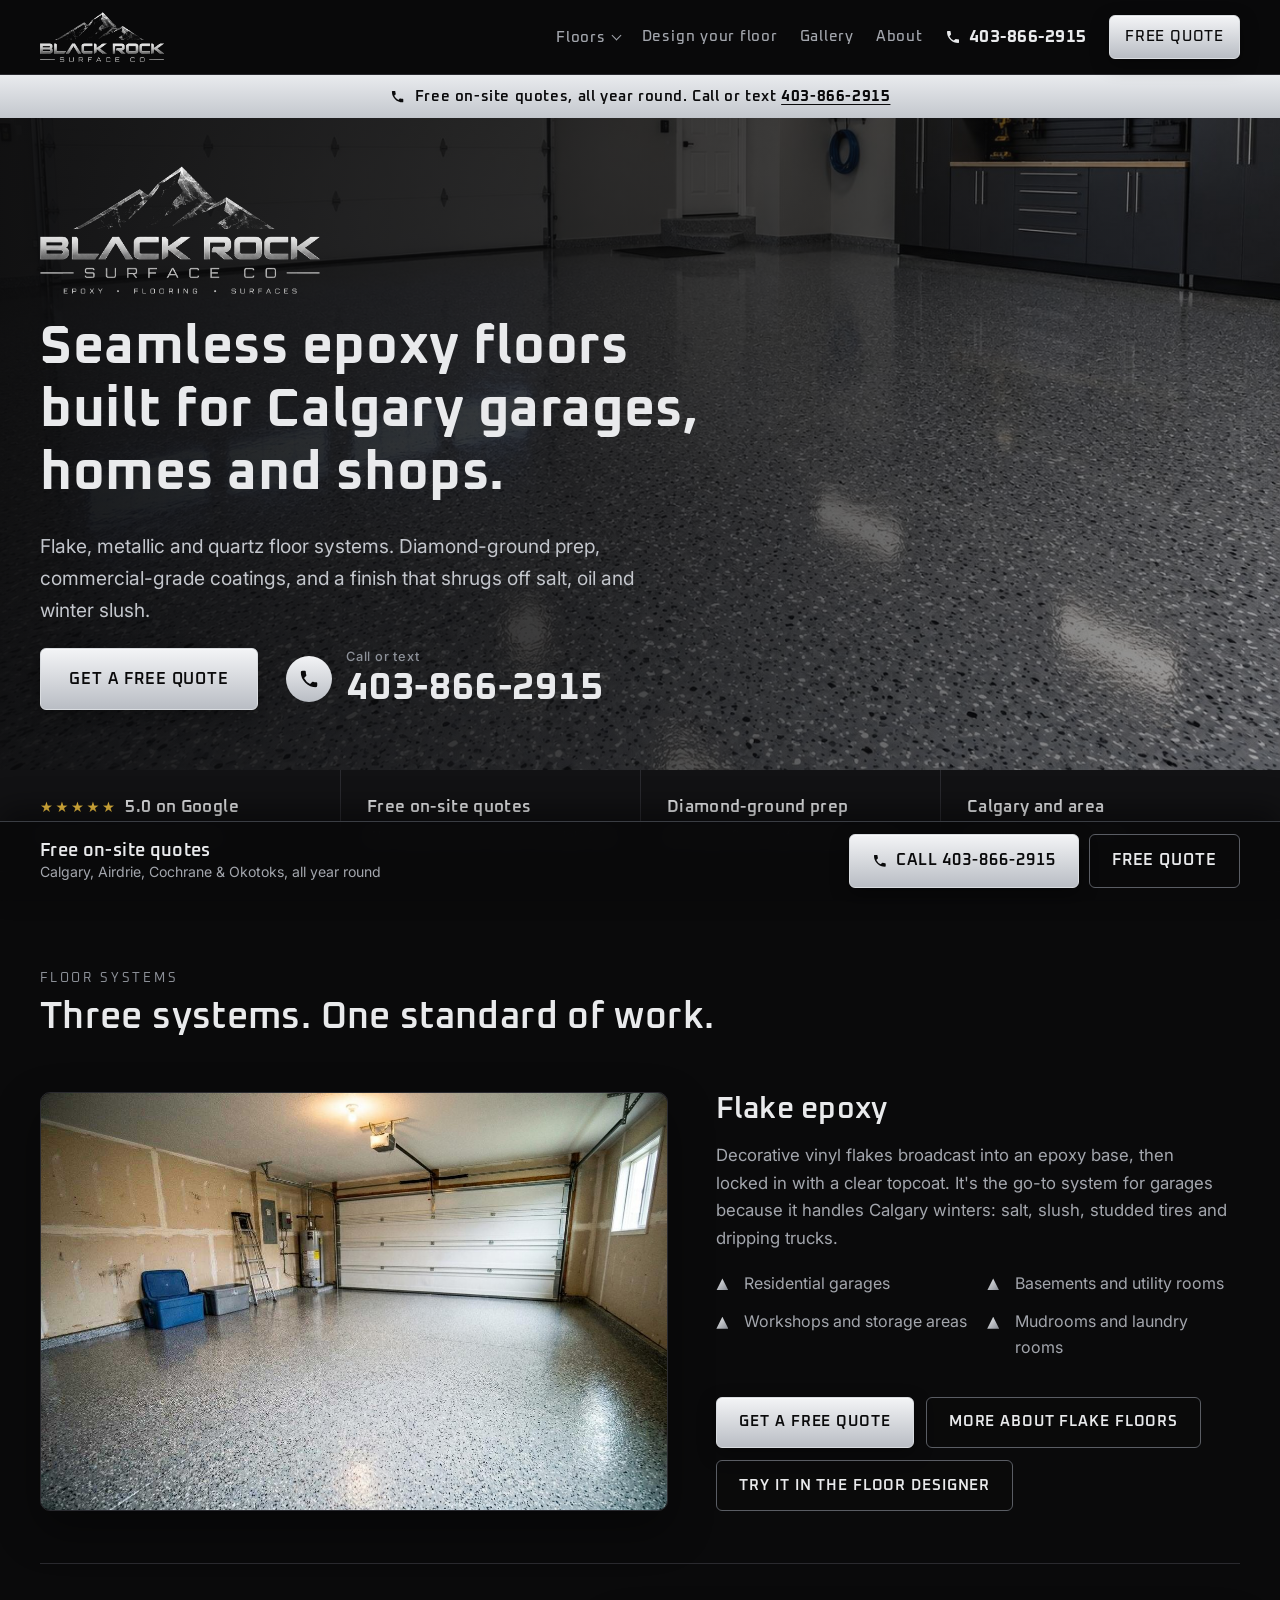
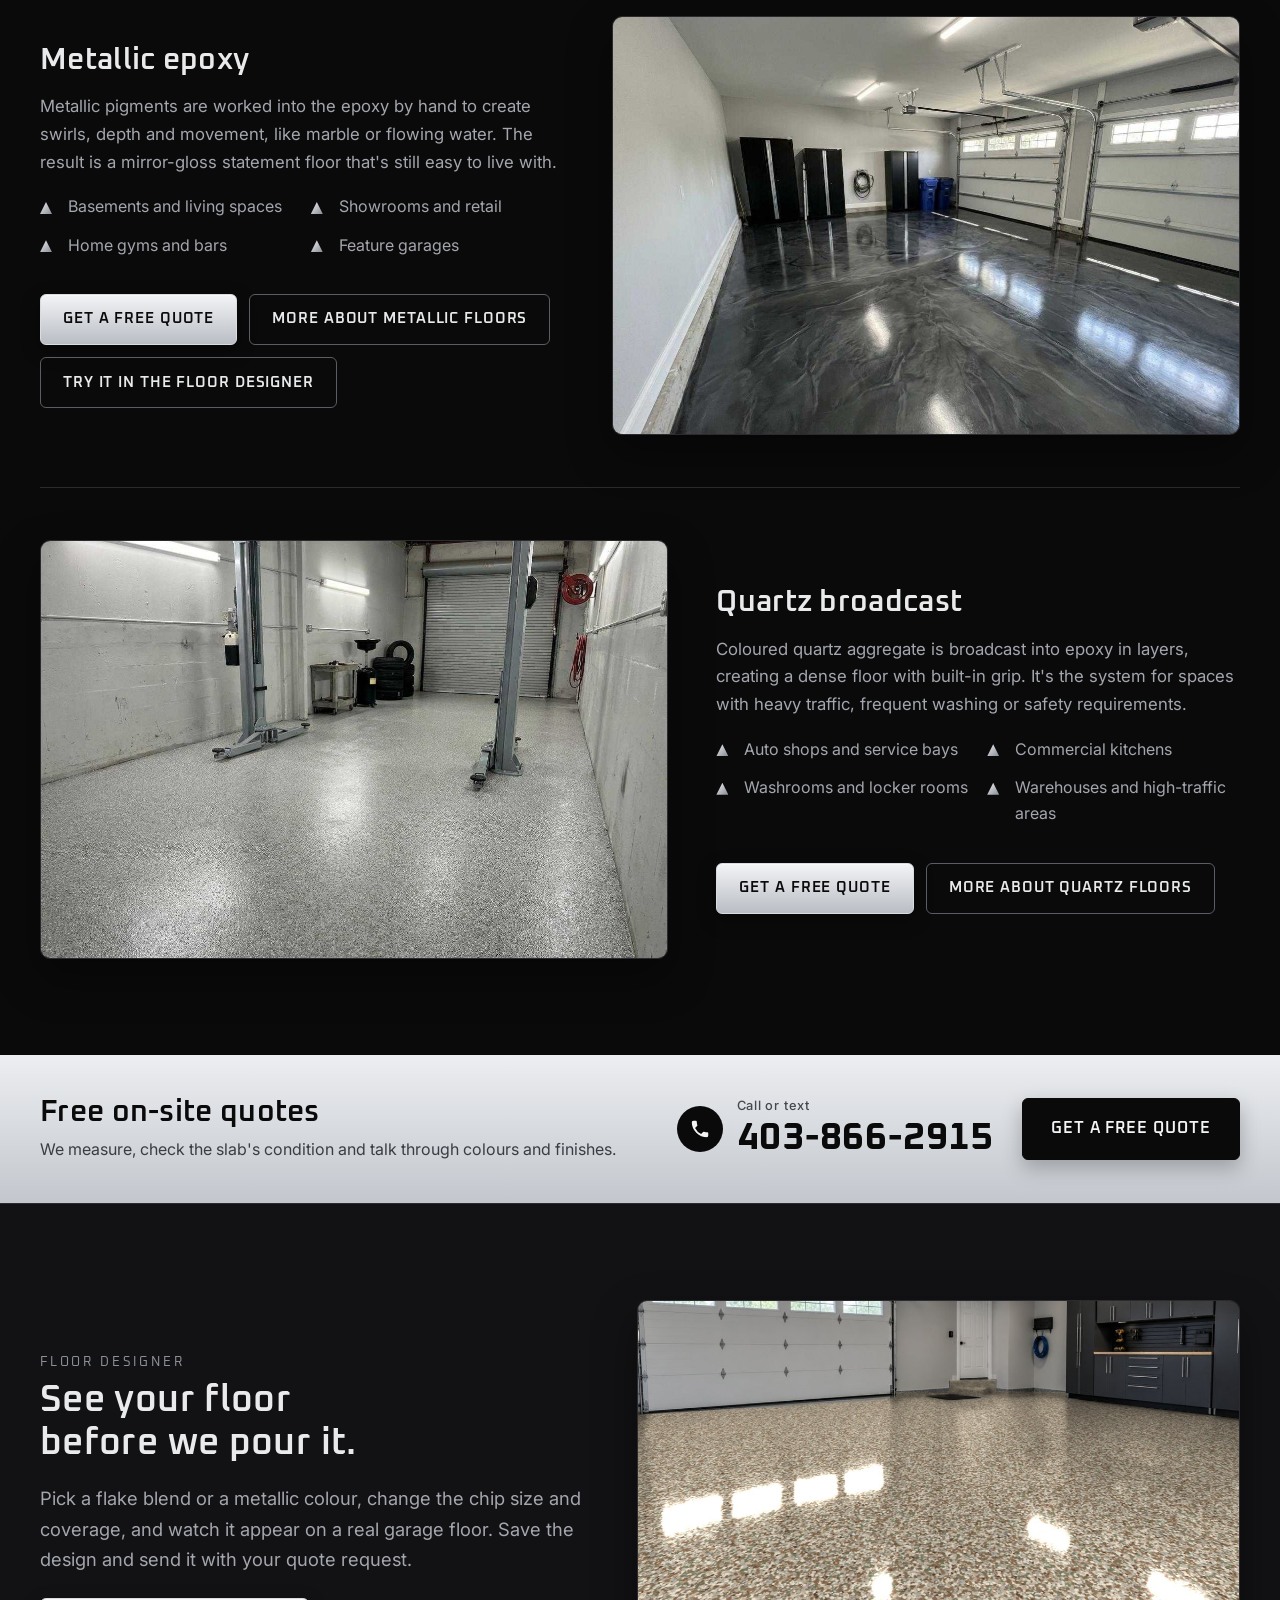
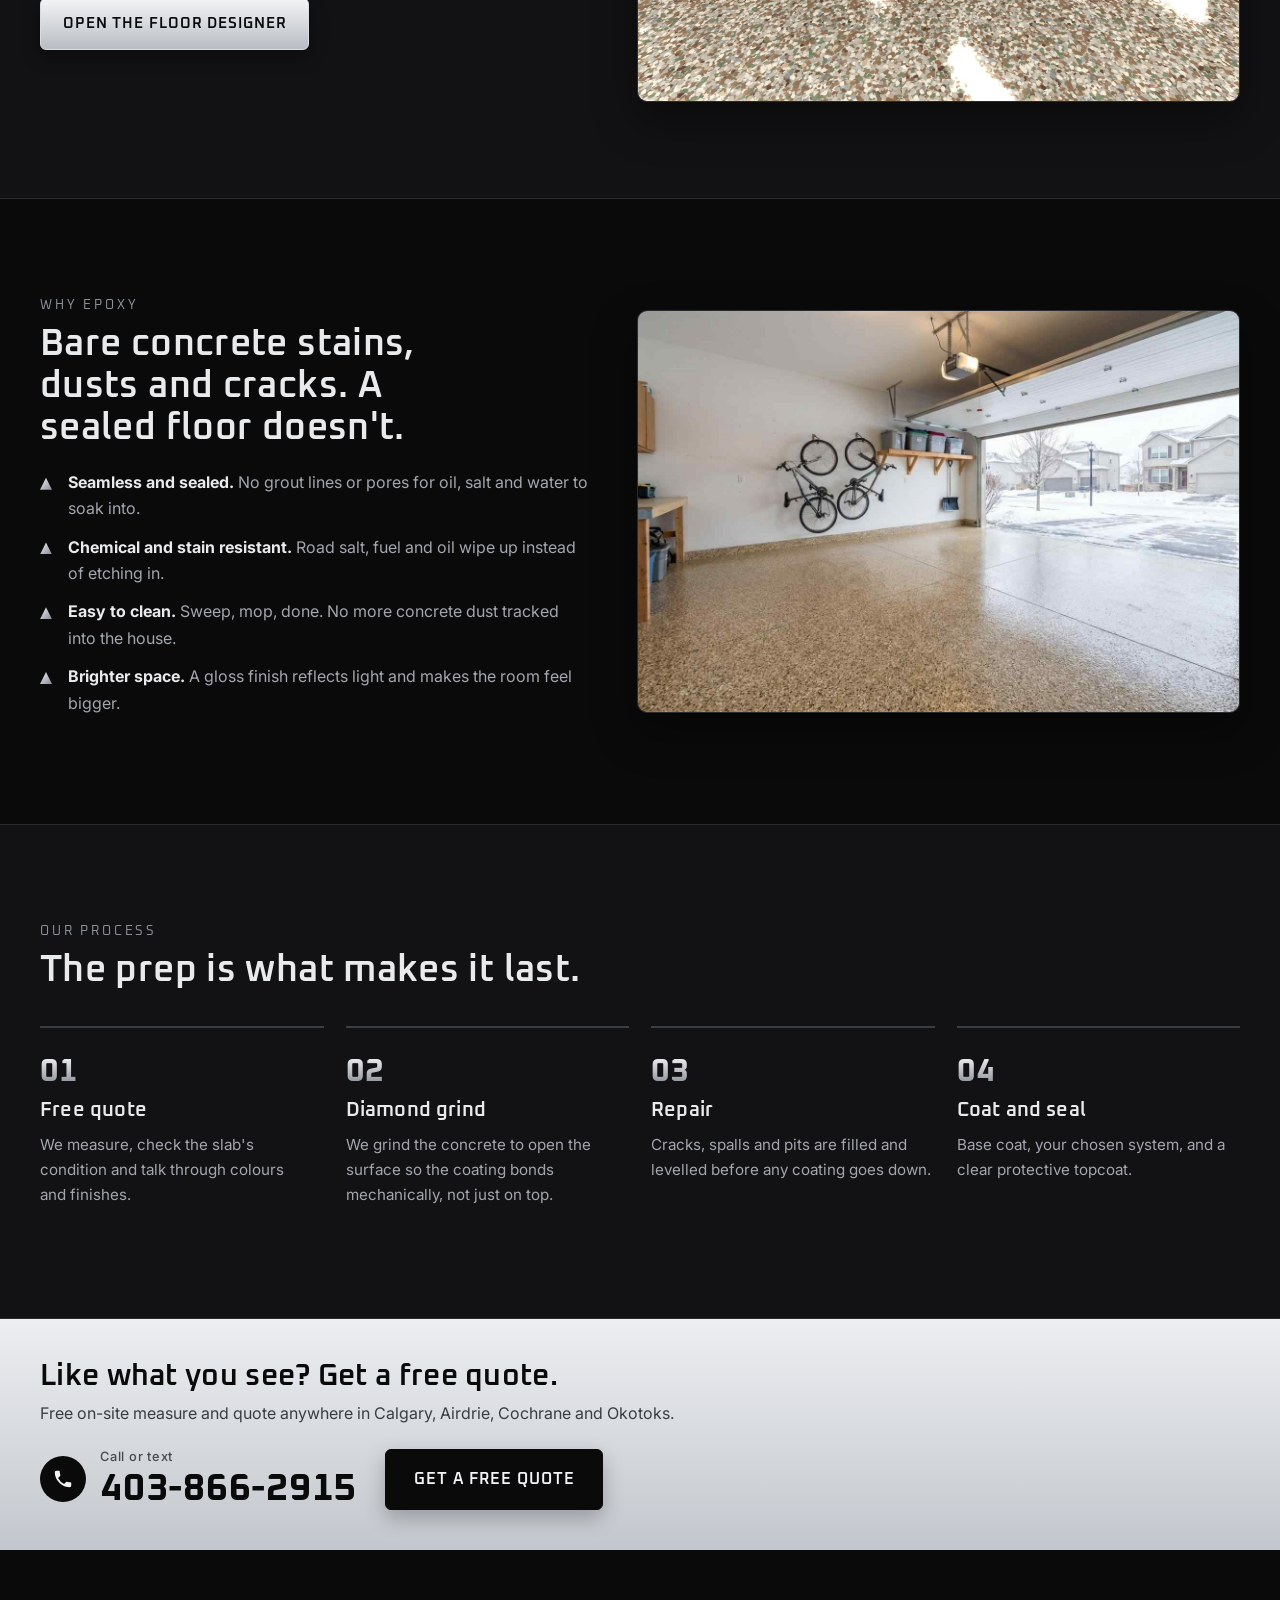
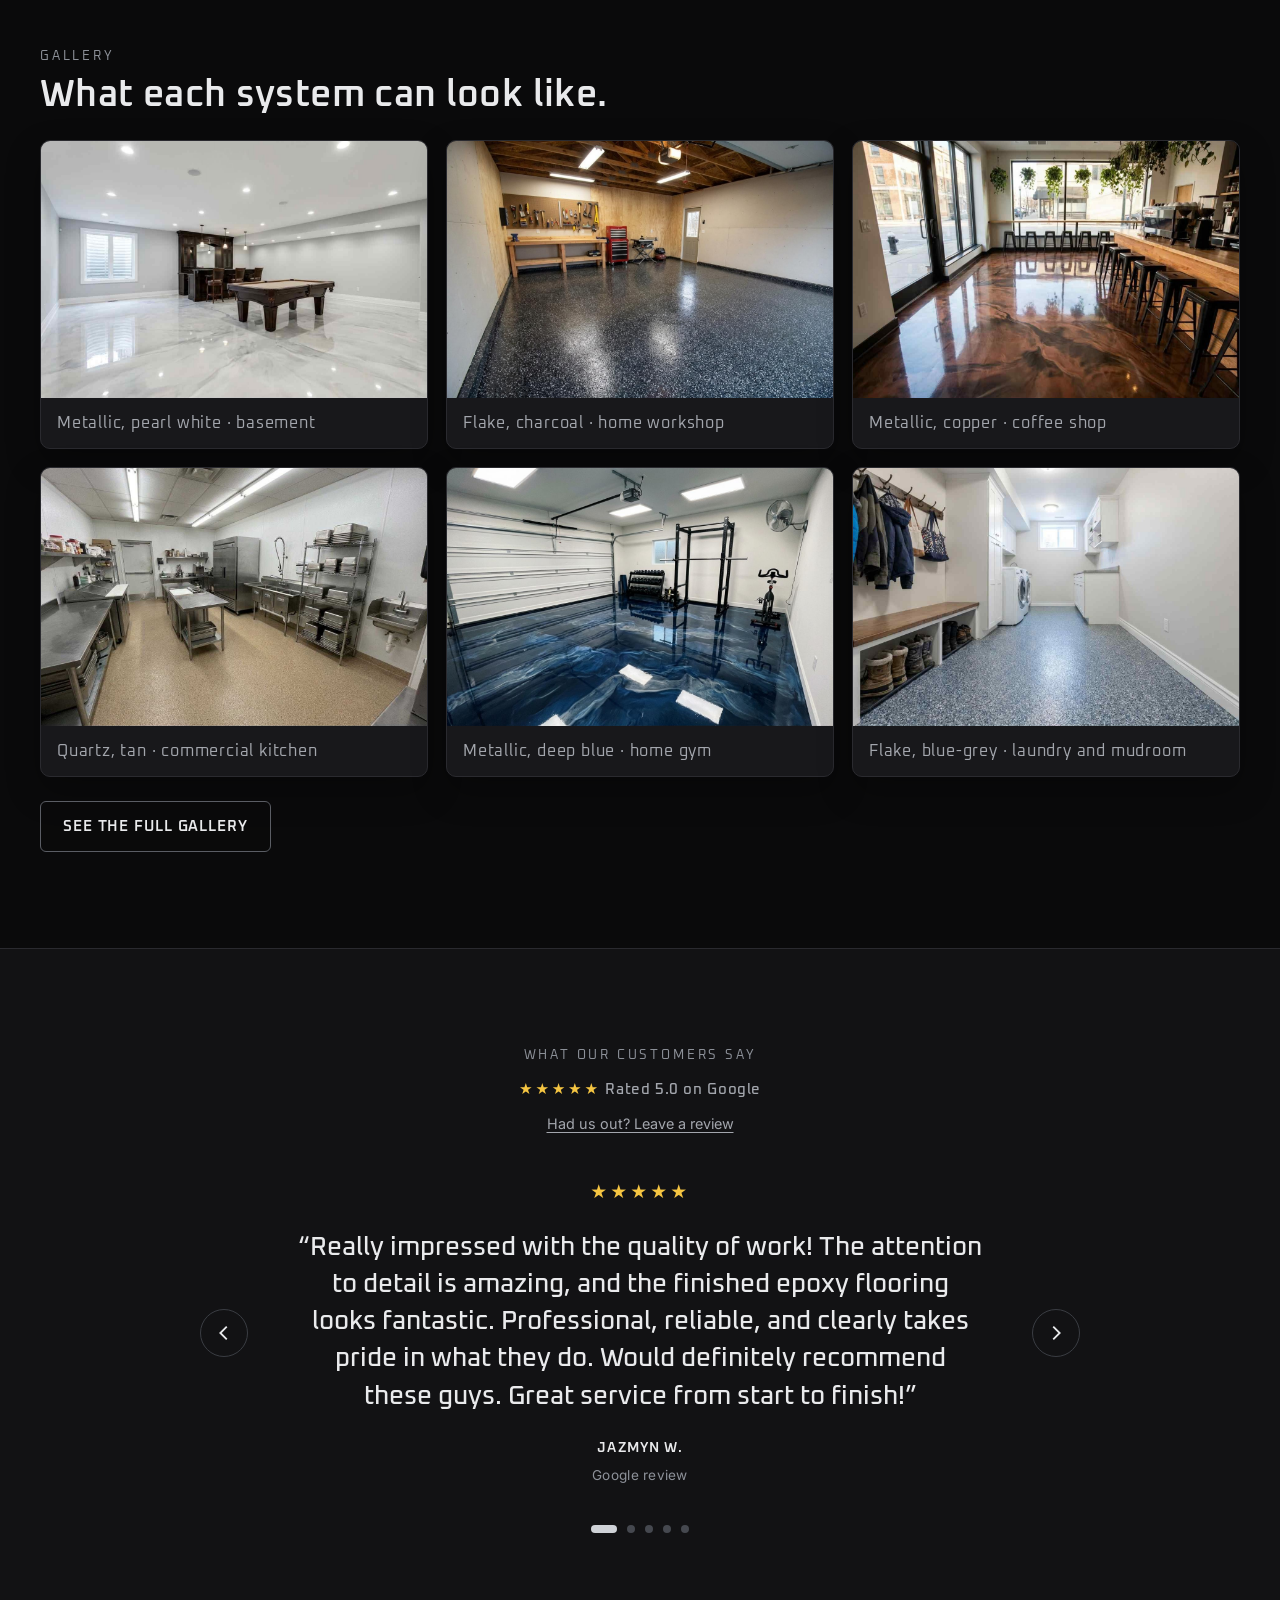
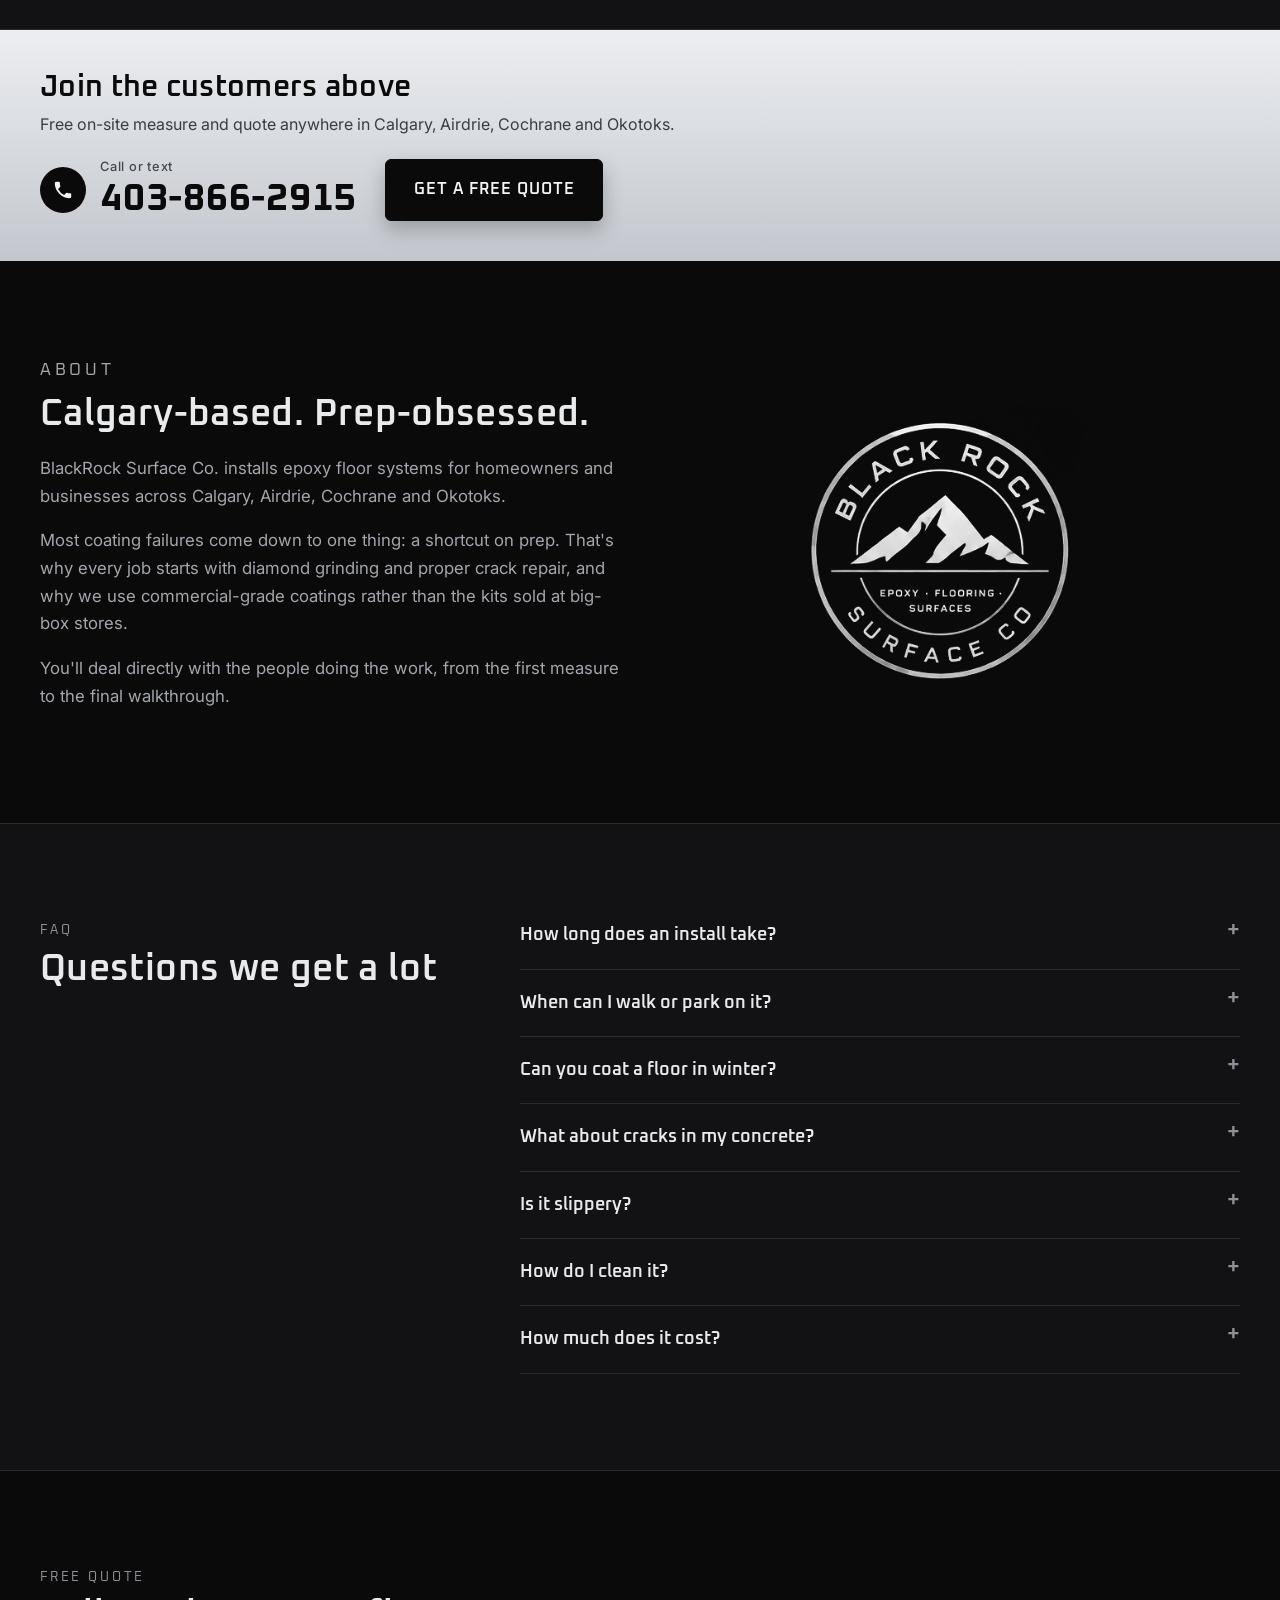
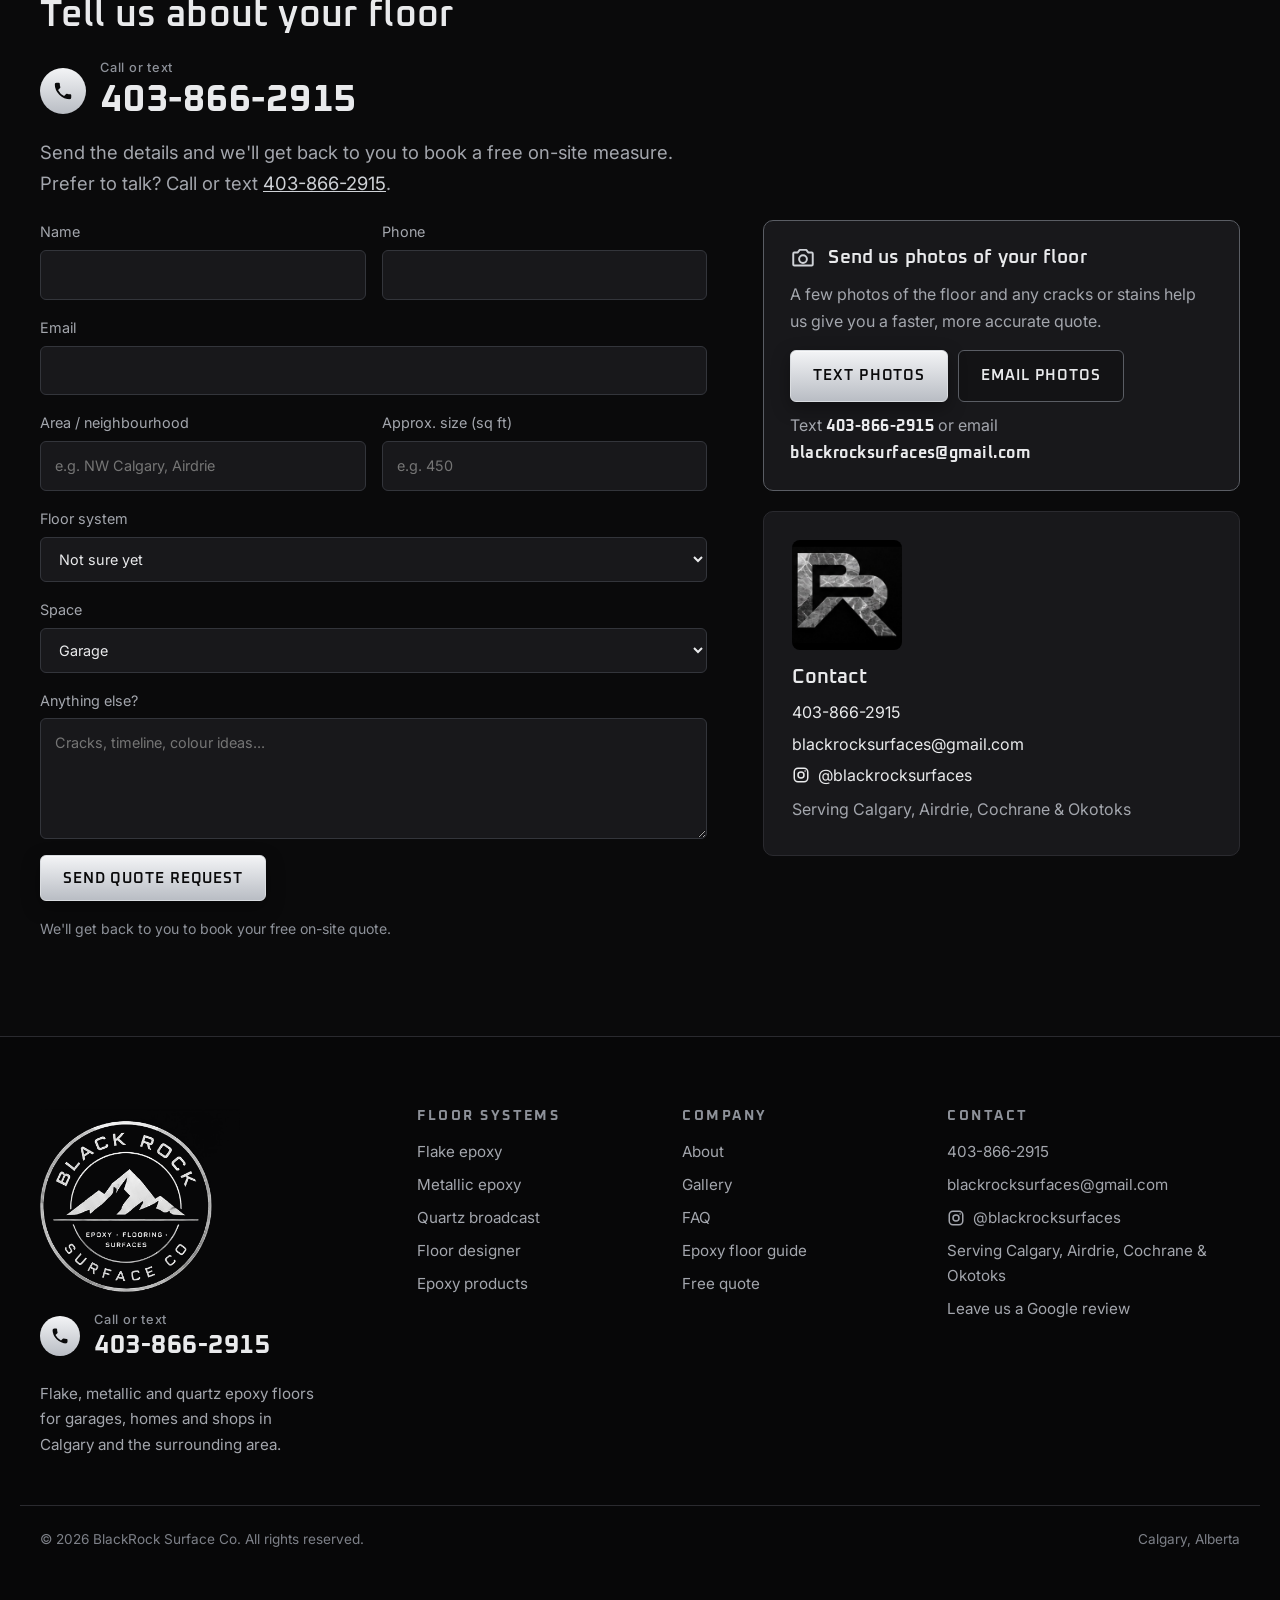
<file: index.html>
<!doctype html>
<html lang="en">
<head>
<meta charset="utf-8">
<meta name="viewport" content="width=device-width, initial-scale=1">
<title>Epoxy Flooring Calgary | Garage Floor Coatings | BlackRock Surface Co.</title>
<meta name="description" content="Flake, metallic and quartz epoxy floor systems for garages, basements and commercial spaces in Calgary. Free quotes: 403-866-2915.">
<link rel="icon" type="image/png" href="img/favicon.png">
<link rel="apple-touch-icon" href="img/apple-touch-icon.png">
<meta property="og:title" content="Epoxy Flooring Calgary | Garage Floor Coatings | BlackRock Surface Co.">
<meta property="og:description" content="Flake, metallic and quartz epoxy floor systems for garages, basements and commercial spaces in Calgary. Free quotes: 403-866-2915.">
<meta property="og:image" content="https://blackrocksurfaces-ai.github.io/blackrock-website/img/garage.jpg">
<link rel="preconnect" href="https://fonts.googleapis.com">
<link rel="preconnect" href="https://fonts.gstatic.com" crossorigin>
<link href="https://fonts.googleapis.com/css2?family=Oxanium:wght@500;600;700&family=Inter:wght@400;500;600&display=swap" rel="stylesheet">
<link rel="stylesheet" href="styles.css?v=7fdf046c">
<link rel="canonical" href="https://blackrocksurfaces-ai.github.io/blackrock-website/">
<meta property="og:url" content="https://blackrocksurfaces-ai.github.io/blackrock-website/">
<meta property="og:type" content="website">
<meta property="og:site_name" content="BlackRock Surface Co.">
<meta property="og:locale" content="en_CA">
<meta name="twitter:card" content="summary_large_image">
<script type="application/ld+json">{"@context":"https://schema.org","@type":"HomeAndConstructionBusiness","@id":"https://blackrocksurfaces-ai.github.io/blackrock-website/#business","name":"Blackrock Surface Co.","alternateName":"BlackRock Surface Co.","description":"Epoxy flooring contractor in Calgary, Alberta. Flake, metallic and quartz epoxy floor systems for garages, basements and commercial spaces, with diamond-ground prep and free on-site quotes. Working year-round.","url":"https://blackrocksurfaces-ai.github.io/blackrock-website/","telephone":"+1-403-866-2915","email":"blackrocksurfaces@gmail.com","logo":"https://blackrocksurfaces-ai.github.io/blackrock-website/img/logo-full.png","image":"https://blackrocksurfaces-ai.github.io/blackrock-website/img/garage.jpg","address":{"@type":"PostalAddress","addressLocality":"Calgary","addressRegion":"AB","addressCountry":"CA"},"areaServed":[{"@type":"City","name":"Calgary","containedInPlace":{"@type":"State","name":"Alberta"}},{"@type":"City","name":"Airdrie","containedInPlace":{"@type":"State","name":"Alberta"}},{"@type":"City","name":"Cochrane","containedInPlace":{"@type":"State","name":"Alberta"}},{"@type":"City","name":"Okotoks","containedInPlace":{"@type":"State","name":"Alberta"}}],"sameAs":["https://www.instagram.com/blackrocksurfaces/","https://www.google.com/maps/place/?q=place_id:ChIJURMcHKCC4WMRsTeoS94xOvo"],"knowsAbout":["Epoxy flooring","Flake epoxy garage floors","Metallic epoxy floors","Quartz broadcast floors","Concrete grinding and crack repair"],"hasOfferCatalog":{"@type":"OfferCatalog","name":"Epoxy floor systems","itemListElement":[{"@type":"Offer","itemOffered":{"@type":"Service","name":"Flake epoxy floors","url":"https://blackrocksurfaces-ai.github.io/blackrock-website/flake.html"}},{"@type":"Offer","itemOffered":{"@type":"Service","name":"Metallic epoxy floors","url":"https://blackrocksurfaces-ai.github.io/blackrock-website/metallic.html"}},{"@type":"Offer","itemOffered":{"@type":"Service","name":"Quartz broadcast epoxy floors","url":"https://blackrocksurfaces-ai.github.io/blackrock-website/quartz.html"}}]}}</script>
<script type="application/ld+json">{"@context":"https://schema.org","@type":"FAQPage","mainEntity":[{"@type":"Question","name":"How long does an install take?","acceptedAnswer":{"@type":"Answer","text":"Most residential garages take 1 to 2 days, depending on the size, the slab's condition and the system. We'll give you a timeline with your quote."}},{"@type":"Question","name":"When can I walk or park on it?","acceptedAnswer":{"@type":"Answer","text":"Light foot traffic is usually fine within about a day. Vehicles need longer for the coating to fully cure. We'll give you exact times for your system and the temperature on the day."}},{"@type":"Question","name":"Can you coat a floor in winter?","acceptedAnswer":{"@type":"Answer","text":"Yes, as long as the space can be kept heated to the temperature the coating needs during install and cure. Attached and heated garages are usually fine."}},{"@type":"Question","name":"What about cracks in my concrete?","acceptedAnswer":{"@type":"Answer","text":"Cracks and spalls are repaired before coating. Coatings bridge hairline cracks well, but a slab that's still moving can telegraph cracks through over time. We'll flag that at the quote."}},{"@type":"Question","name":"Is it slippery?","acceptedAnswer":{"@type":"Answer","text":"A plain gloss coat can be slick when wet. Flake and quartz systems add texture, and we can add anti-slip additive to the topcoat."}},{"@type":"Question","name":"How do I clean it?","acceptedAnswer":{"@type":"Answer","text":"Sweep or dust-mop regularly, and mop with a mild cleaner. Avoid soap-heavy or acidic cleaners that leave a film."}},{"@type":"Question","name":"How much does it cost?","acceptedAnswer":{"@type":"Answer","text":"It depends on square footage, slab condition and system. Every quote is free and done on-site so the price is accurate, not a guess."}}]}</script>
</head>
<body class="home">
<header class="site-header">
  <div class="wrap header-row">
    <a class="brand" href="index.html" aria-label="BlackRock Surface Co. home"><img src="img/logo-header.png" alt="Black Rock Surface Co"></a>
    <a class="header-call" href="tel:+14038662915"><svg class="ico-phone" viewBox="0 0 24 24" aria-hidden="true" fill="currentColor"><path d="M6.6 10.8a15.1 15.1 0 0 0 6.6 6.6l2.2-2.2a1 1 0 0 1 1-.25c1.1.37 2.3.57 3.6.57a1 1 0 0 1 1 1V20a1 1 0 0 1-1 1A17 17 0 0 1 3 4a1 1 0 0 1 1-1h3.5a1 1 0 0 1 1 1c0 1.25.2 2.45.57 3.6a1 1 0 0 1-.25 1z"/></svg>403-866-2915</a>
    <button class="nav-toggle" aria-expanded="false" aria-controls="nav">Menu</button>
    <nav id="nav" class="nav"><div class="nav-group"><button class="nav-drop" type="button" aria-expanded="false" aria-controls="floors-menu">Floors</button><div class="nav-menu" id="floors-menu"><a href="flake.html">Flake epoxy</a><a href="metallic.html">Metallic epoxy</a><a href="quartz.html">Quartz broadcast</a></div></div><a href="designer.html">Design your floor</a><a href="gallery.html">Gallery</a><a href="about.html">About</a><a class="nav-phone" href="tel:+14038662915"><svg class="ico-phone" viewBox="0 0 24 24" aria-hidden="true" fill="currentColor"><path d="M6.6 10.8a15.1 15.1 0 0 0 6.6 6.6l2.2-2.2a1 1 0 0 1 1-.25c1.1.37 2.3.57 3.6.57a1 1 0 0 1 1 1V20a1 1 0 0 1-1 1A17 17 0 0 1 3 4a1 1 0 0 1 1-1h3.5a1 1 0 0 1 1 1c0 1.25.2 2.45.57 3.6a1 1 0 0 1-.25 1z"/></svg>403-866-2915</a><a class="btn btn-sm" href="#get-quote">Free Quote</a></nav>
  </div>
</header>
<div class="announce"><div class="wrap"><svg class="ico-phone" viewBox="0 0 24 24" aria-hidden="true" fill="currentColor"><path d="M6.6 10.8a15.1 15.1 0 0 0 6.6 6.6l2.2-2.2a1 1 0 0 1 1-.25c1.1.37 2.3.57 3.6.57a1 1 0 0 1 1 1V20a1 1 0 0 1-1 1A17 17 0 0 1 3 4a1 1 0 0 1 1-1h3.5a1 1 0 0 1 1 1c0 1.25.2 2.45.57 3.6a1 1 0 0 1-.25 1z"/></svg><span>Free on-site quotes, all year round. Call or text <a href="tel:+14038662915">403-866-2915</a></span></div></div>
<main>

<section class="hero" style="--img:url(img/garage.jpg)">
  <div class="wrap hero-inner">
    <img class="hero-logo" src="img/logo-full.png" alt="Black Rock Surface Co. Epoxy, flooring, surfaces">
    <h1>Seamless epoxy floors built for Calgary garages, homes and shops.</h1>
    <p class="lead">Flake, metallic and quartz floor systems. Diamond-ground prep, commercial-grade coatings, and a finish that shrugs off salt, oil and winter slush.</p>
    <div class="hero-actions">
      <a class="btn btn-lg" href="#get-quote">Get a free quote</a>
      <a class="big-phone" href="tel:+14038662915"><svg class="ico-phone" viewBox="0 0 24 24" aria-hidden="true" fill="currentColor"><path d="M6.6 10.8a15.1 15.1 0 0 0 6.6 6.6l2.2-2.2a1 1 0 0 1 1-.25c1.1.37 2.3.57 3.6.57a1 1 0 0 1 1 1V20a1 1 0 0 1-1 1A17 17 0 0 1 3 4a1 1 0 0 1 1-1h3.5a1 1 0 0 1 1 1c0 1.25.2 2.45.57 3.6a1 1 0 0 1-.25 1z"/></svg><span><small>Call or text</small>403-866-2915</span></a>
    </div>
  </div>
</section>

<section class="facts" aria-label="At a glance">
  <div class="wrap">
    <ul>
      <li><strong><span class="stars" aria-hidden="true">★★★★★</span>5.0 on Google</strong><span>From 10 customer reviews</span></li>
      <li><strong>Free on-site quotes</strong><span>We measure and check the slab first</span></li>
      <li><strong>Diamond-ground prep</strong><span>On every floor, before any coating</span></li>
      <li><strong>Calgary and area</strong><span>Installing all year round</span></li>
    </ul>
  </div>
</section>

<section class="section" id="floors">
  <div class="wrap">
    <p class="eyebrow">Floor systems</p>
    <h2>Three systems. One standard of work.</h2>
    <div class="floor-rows">
      <article class="floor-row" id="flake" data-reveal>
        <img class="rounded floor-media" src="img/floors/flake-grey.jpg" alt="Two-car garage with a light grey, white and black flake epoxy floor" loading="lazy">
        <div>
          <h3>Flake epoxy</h3>
          <p class="floor-lead">Decorative vinyl flakes broadcast into an epoxy base, then locked in with a clear topcoat. It's the go-to system for garages because it handles Calgary winters: salt, slush, studded tires and dripping trucks.</p>
          <ul class="checks cols"><li>Residential garages</li><li>Basements and utility rooms</li><li>Workshops and storage areas</li><li>Mudrooms and laundry rooms</li></ul>
          <div class="link-row"><a class="btn" href="#get-quote">Get a free quote</a><a class="btn btn-ghost" href="flake.html">More about flake floors</a><a class="btn btn-ghost" href="designer.html">Try it in the floor designer</a></div>
        </div>
      </article>
      <article class="floor-row flip" id="metallic" data-reveal>
        <img class="rounded floor-media" src="img/floors/metallic-charcoal.jpg" alt="Three-car garage with a charcoal and silver metallic epoxy floor" loading="lazy">
        <div>
          <h3>Metallic epoxy</h3>
          <p class="floor-lead">Metallic pigments are worked into the epoxy by hand to create swirls, depth and movement, like marble or flowing water. The result is a mirror-gloss statement floor that's still easy to live with.</p>
          <ul class="checks cols"><li>Basements and living spaces</li><li>Showrooms and retail</li><li>Home gyms and bars</li><li>Feature garages</li></ul>
          <div class="link-row"><a class="btn" href="#get-quote">Get a free quote</a><a class="btn btn-ghost" href="metallic.html">More about metallic floors</a><a class="btn btn-ghost" href="designer.html">Try it in the floor designer</a></div>
        </div>
      </article>
      <article class="floor-row" id="quartz" data-reveal>
        <img class="rounded floor-media" src="img/floors/quartz-grey.jpg" alt="Auto repair bay with a grey quartz broadcast floor" loading="lazy">
        <div>
          <h3>Quartz broadcast</h3>
          <p class="floor-lead">Coloured quartz aggregate is broadcast into epoxy in layers, creating a dense floor with built-in grip. It's the system for spaces with heavy traffic, frequent washing or safety requirements.</p>
          <ul class="checks cols"><li>Auto shops and service bays</li><li>Commercial kitchens</li><li>Washrooms and locker rooms</li><li>Warehouses and high-traffic areas</li></ul>
          <div class="link-row"><a class="btn" href="#get-quote">Get a free quote</a><a class="btn btn-ghost" href="quartz.html">More about quartz floors</a></div>
        </div>
      </article>
    </div>
  </div>
</section>

<section class="quote-strip">
  <div class="wrap">
    <div><h2>Free on-site quotes</h2><p>We measure, check the slab's condition and talk through colours and finishes.</p></div>
    <div class="strip-acts"><a class="big-phone on-light" href="tel:+14038662915"><svg class="ico-phone" viewBox="0 0 24 24" aria-hidden="true" fill="currentColor"><path d="M6.6 10.8a15.1 15.1 0 0 0 6.6 6.6l2.2-2.2a1 1 0 0 1 1-.25c1.1.37 2.3.57 3.6.57a1 1 0 0 1 1 1V20a1 1 0 0 1-1 1A17 17 0 0 1 3 4a1 1 0 0 1 1-1h3.5a1 1 0 0 1 1 1c0 1.25.2 2.45.57 3.6a1 1 0 0 1-.25 1z"/></svg><span><small>Call or text</small>403-866-2915</span></a><a class="btn btn-dark btn-lg" href="#get-quote">Get a free quote</a></div>
  </div>
</section>

<section class="section alt" id="designer">
  <div class="wrap split" data-reveal>
    <div>
      <p class="eyebrow">Floor designer</p>
      <h2>See your floor before we pour it.</h2>
      <p class="lead">Pick a flake blend or a metallic colour, change the chip size and coverage, and watch it appear on a real garage floor. Save the design and send it with your quote request.</p>
      <div class="link-row"><a class="btn" href="designer.html">Open the floor designer</a></div>
    </div>
    <a href="designer.html"><img class="rounded" src="img/designer-preview.jpg" alt="Floor designer preview showing a tan flake blend on a garage floor" loading="lazy"></a>
  </div>
</section>

<section class="section" id="why">
  <div class="wrap split" data-reveal>
    <div>
      <p class="eyebrow">Why epoxy</p>
      <h2>Bare concrete stains, dusts and cracks. A sealed floor doesn't.</h2>
      <ul class="checks">
        <li><strong>Seamless and sealed.</strong> No grout lines or pores for oil, salt and water to soak into.</li>
        <li><strong>Chemical and stain resistant.</strong> Road salt, fuel and oil wipe up instead of etching in.</li>
        <li><strong>Easy to clean.</strong> Sweep, mop, done. No more concrete dust tracked into the house.</li>
        <li><strong>Brighter space.</strong> A gloss finish reflects light and makes the room feel bigger.</li>
      </ul>
    </div>
    <img class="rounded" src="img/floors/flake-tan.jpg" alt="Single-car garage with a tan and brown flake epoxy floor, door open to a snowy driveway" loading="lazy">
  </div>
</section>

<section class="section alt" id="process">
  <div class="wrap" data-reveal>
    <p class="eyebrow">Our process</p>
    <h2>The prep is what makes it last.</h2>
    <ol class="steps">
      <li><span>01</span><h3>Free quote</h3><p>We measure, check the slab's condition and talk through colours and finishes.</p></li>
      <li><span>02</span><h3>Diamond grind</h3><p>We grind the concrete to open the surface so the coating bonds mechanically, not just on top.</p></li>
      <li><span>03</span><h3>Repair</h3><p>Cracks, spalls and pits are filled and levelled before any coating goes down.</p></li>
      <li><span>04</span><h3>Coat and seal</h3><p>Base coat, your chosen system, and a clear protective topcoat.</p></li>
    </ol>
  </div>
</section>

<section class="quote-strip">
  <div class="wrap">
    <div><h2>Like what you see? Get a free quote.</h2><p>Free on-site measure and quote anywhere in Calgary, Airdrie, Cochrane and Okotoks.</p></div>
    <div class="strip-acts"><a class="big-phone on-light" href="tel:+14038662915"><svg class="ico-phone" viewBox="0 0 24 24" aria-hidden="true" fill="currentColor"><path d="M6.6 10.8a15.1 15.1 0 0 0 6.6 6.6l2.2-2.2a1 1 0 0 1 1-.25c1.1.37 2.3.57 3.6.57a1 1 0 0 1 1 1V20a1 1 0 0 1-1 1A17 17 0 0 1 3 4a1 1 0 0 1 1-1h3.5a1 1 0 0 1 1 1c0 1.25.2 2.45.57 3.6a1 1 0 0 1-.25 1z"/></svg><span><small>Call or text</small>403-866-2915</span></a><a class="btn btn-dark btn-lg" href="#get-quote">Get a free quote</a></div>
  </div>
</section>

<section class="section" id="gallery">
  <div class="wrap">
    <p class="eyebrow">Gallery</p>
    <h2>What each system can look like.</h2>
    <div class="gallery three mt">
      <figure data-reveal><img src="img/floors/metallic-white.jpg" alt="Finished basement with a bar and pool table on a white marble-look metallic epoxy floor" loading="lazy"><figcaption>Metallic, pearl white · basement</figcaption></figure>
      <figure data-reveal><img src="img/floors/flake-charcoal.jpg" alt="Home workshop with a wooden workbench and a dark charcoal flake epoxy floor" loading="lazy"><figcaption>Flake, charcoal · home workshop</figcaption></figure>
      <figure data-reveal><img src="img/floors/metallic-copper.jpg" alt="Coffee shop with a copper and bronze metallic epoxy floor" loading="lazy"><figcaption>Metallic, copper · coffee shop</figcaption></figure>
      <figure data-reveal><img src="img/floors/quartz-tan.jpg" alt="Restaurant kitchen with a tan quartz broadcast floor and cove base" loading="lazy"><figcaption>Quartz, tan · commercial kitchen</figcaption></figure>
      <figure data-reveal><img src="img/floors/metallic-blue.jpg" alt="Garage home gym with a deep blue metallic epoxy floor" loading="lazy"><figcaption>Metallic, deep blue · home gym</figcaption></figure>
      <figure data-reveal><img src="img/floors/flake-blue.jpg" alt="Basement laundry and mudroom with a blue-grey flake epoxy floor" loading="lazy"><figcaption>Flake, blue-grey · laundry and mudroom</figcaption></figure>
    </div>
    <div class="link-row"><a class="btn btn-ghost" href="gallery.html">See the full gallery</a></div>
  </div>
</section>

<section class="section alt" id="reviews">
  <div class="wrap">
    <div class="reviews-head">
      <p class="eyebrow">What our customers say</p>
      <a class="rating" href="https://www.google.com/maps/search/?api=1&amp;query=Blackrock+Surface+Co.+Calgary" target="_blank" rel="noopener"><span class="stars" aria-hidden="true">★★★★★</span> Rated 5.0 on Google</a>
      <a class="review-cta" href="https://g.page/r/CbE3qEveMTr6EBM/review" target="_blank" rel="noopener">Had us out? Leave a review</a>
    </div>
    <div class="carousel" aria-roledescription="carousel" aria-label="Customer reviews">
      <button class="car-btn prev" type="button" aria-label="Previous review"><svg viewBox="0 0 24 24" width="22" height="22" aria-hidden="true" fill="none" stroke="currentColor" stroke-width="2"><path d="M15 5l-7 7 7 7"/></svg></button>
      <div class="track" tabindex="0">
        <figure class="slide" role="group" aria-roledescription="slide" aria-label="1 of 5">
          <div class="stars" role="img" aria-label="5 out of 5 stars">★★★★★</div>
          <blockquote>“Really impressed with the quality of work! The attention to detail is amazing, and the finished epoxy flooring looks fantastic. Professional, reliable, and clearly takes pride in what they do. Would definitely recommend these guys. Great service from start to finish!”</blockquote>
          <figcaption>Jazmyn W.<span>Google review</span></figcaption>
        </figure>
        <figure class="slide" role="group" aria-roledescription="slide" aria-label="2 of 5">
          <div class="stars" role="img" aria-label="5 out of 5 stars">★★★★★</div>
          <blockquote>“I couldn’t be happier with the work these young guys did! From start to finish, they were professional, hardworking, and clearly took pride! … The floor looks clean, sharp, and professionally done.”</blockquote>
          <figcaption>Devin M.<span>Google review</span></figcaption>
        </figure>
        <figure class="slide" role="group" aria-roledescription="slide" aria-label="3 of 5">
          <div class="stars" role="img" aria-label="5 out of 5 stars">★★★★★</div>
          <blockquote>“These guys are fantastic! The floors look awesome, and the whole experience was great. It’s nice seeing someone take the leap into running their own business and put this much care into what they do. Definitely worth checking them out if you need flooring done!”</blockquote>
          <figcaption>Jaiden R.<span>Google review</span></figcaption>
        </figure>
        <figure class="slide" role="group" aria-roledescription="slide" aria-label="4 of 5">
          <div class="stars" role="img" aria-label="5 out of 5 stars">★★★★★</div>
          <blockquote>“Was recommended by a fellow peer, &amp; couldn’t be more impressed by the professionalism shown not only in their work, but aswell when getting in touch with questions/concerns I had!”</blockquote>
          <figcaption>Kobe C.<span>Google review</span></figcaption>
        </figure>
        <figure class="slide" role="group" aria-roledescription="slide" aria-label="5 of 5">
          <div class="stars" role="img" aria-label="5 out of 5 stars">★★★★★</div>
          <blockquote>“These guys were awesome! Did a great job and had a great attitude very respectful group of guys would recommend!”</blockquote>
          <figcaption>Brody F.<span>Google review</span></figcaption>
        </figure>
      </div>
      <button class="car-btn next" type="button" aria-label="Next review"><svg viewBox="0 0 24 24" width="22" height="22" aria-hidden="true" fill="none" stroke="currentColor" stroke-width="2"><path d="M9 5l7 7-7 7"/></svg></button>
    </div>
    <div class="dots"><button class="dot" type="button" aria-label="Show review 1"></button><button class="dot" type="button" aria-label="Show review 2"></button><button class="dot" type="button" aria-label="Show review 3"></button><button class="dot" type="button" aria-label="Show review 4"></button><button class="dot" type="button" aria-label="Show review 5"></button></div>
  </div>
</section>

<section class="quote-strip">
  <div class="wrap">
    <div><h2>Join the customers above</h2><p>Free on-site measure and quote anywhere in Calgary, Airdrie, Cochrane and Okotoks.</p></div>
    <div class="strip-acts"><a class="big-phone on-light" href="tel:+14038662915"><svg class="ico-phone" viewBox="0 0 24 24" aria-hidden="true" fill="currentColor"><path d="M6.6 10.8a15.1 15.1 0 0 0 6.6 6.6l2.2-2.2a1 1 0 0 1 1-.25c1.1.37 2.3.57 3.6.57a1 1 0 0 1 1 1V20a1 1 0 0 1-1 1A17 17 0 0 1 3 4a1 1 0 0 1 1-1h3.5a1 1 0 0 1 1 1c0 1.25.2 2.45.57 3.6a1 1 0 0 1-.25 1z"/></svg><span><small>Call or text</small>403-866-2915</span></a><a class="btn btn-dark btn-lg" href="#get-quote">Get a free quote</a></div>
  </div>
</section>

<section class="section" id="about">
  <div class="wrap split" data-reveal>
    <div class="prose">
      <p class="eyebrow">About</p>
      <h2>Calgary-based. Prep-obsessed.</h2>
      <p>BlackRock Surface Co. installs epoxy floor systems for homeowners and businesses across Calgary, Airdrie, Cochrane and Okotoks.</p>
      <p>Most coating failures come down to one thing: a shortcut on prep. That's why every job starts with diamond grinding and proper crack repair, and why we use commercial-grade coatings rather than the kits sold at big-box stores.</p>
      <p>You'll deal directly with the people doing the work, from the first measure to the final walkthrough.</p>
    </div>
    <img class="badge-big" src="img/logo-badge.png" alt="Black Rock Surface Co badge" loading="lazy">
  </div>
</section>

<section class="section alt" id="faq">
  <div class="wrap faq-split" data-reveal>
    <div>
      <p class="eyebrow">FAQ</p>
      <h2>Questions we get a lot</h2>
    </div>
    <div class="faq"><details><summary>How long does an install take?</summary><p>Most residential garages take 1 to 2 days, depending on the size, the slab's condition and the system. We'll give you a timeline with your quote.</p></details><details><summary>When can I walk or park on it?</summary><p>Light foot traffic is usually fine within about a day. Vehicles need longer for the coating to fully cure. We'll give you exact times for your system and the temperature on the day.</p></details><details><summary>Can you coat a floor in winter?</summary><p>Yes, as long as the space can be kept heated to the temperature the coating needs during install and cure. Attached and heated garages are usually fine.</p></details><details><summary>What about cracks in my concrete?</summary><p>Cracks and spalls are repaired before coating. Coatings bridge hairline cracks well, but a slab that's still moving can telegraph cracks through over time. We'll flag that at the quote.</p></details><details><summary>Is it slippery?</summary><p>A plain gloss coat can be slick when wet. Flake and quartz systems add texture, and we can add anti-slip additive to the topcoat.</p></details><details><summary>How do I clean it?</summary><p>Sweep or dust-mop regularly, and mop with a mild cleaner. Avoid soap-heavy or acidic cleaners that leave a film.</p></details><details><summary>How much does it cost?</summary><p>It depends on square footage, slab condition and system. Every quote is free and done on-site so the price is accurate, not a guess.</p></details></div>
  </div>
</section>

<section class="section" id="get-quote">
  <div class="wrap" data-reveal>
    <p class="eyebrow">Free quote</p>
    <h2>Tell us about your floor</h2>
    <a class="big-phone" href="tel:+14038662915"><svg class="ico-phone" viewBox="0 0 24 24" aria-hidden="true" fill="currentColor"><path d="M6.6 10.8a15.1 15.1 0 0 0 6.6 6.6l2.2-2.2a1 1 0 0 1 1-.25c1.1.37 2.3.57 3.6.57a1 1 0 0 1 1 1V20a1 1 0 0 1-1 1A17 17 0 0 1 3 4a1 1 0 0 1 1-1h3.5a1 1 0 0 1 1 1c0 1.25.2 2.45.57 3.6a1 1 0 0 1-.25 1z"/></svg><span><small>Call or text</small>403-866-2915</span></a>

    <p class="lead">Send the details and we'll get back to you to book a free on-site measure. Prefer to talk? Call or text <a href="tel:+14038662915">403-866-2915</a>.</p>
    <div class="split contact mt">
    <form id="quote" class="form" action="https://api.web3forms.com/submit" method="POST" novalidate>
      <input type="hidden" name="access_key" value="c2ffe0b6-7753-4c3b-914b-d88412daee4a">
      <input type="hidden" name="subject" value="New quote request - BlackRock Surface Co.">
      <input type="hidden" name="from_name" value="BlackRock Surface Co. website">
      <input type="checkbox" name="botcheck" tabindex="-1" autocomplete="off" style="position:absolute;left:-9999px" aria-hidden="true">
      <div class="row2">
        <label>Name<input name="name" required autocomplete="name"></label>
        <label>Phone<input name="phone" type="tel" required autocomplete="tel"></label>
      </div>
      <label>Email<input name="email" type="email" autocomplete="email"></label>
      <div class="row2">
        <label>Area / neighbourhood<input name="area" placeholder="e.g. NW Calgary, Airdrie"></label>
        <label>Approx. size (sq ft)<input name="size" inputmode="numeric" placeholder="e.g. 450"></label>
      </div>
      <label>Floor system
        <select name="system">
          <option>Not sure yet</option><option>Flake epoxy</option><option>Metallic epoxy</option><option>Quartz broadcast</option>
        </select>
      </label>
      <label>Space
        <select name="space">
          <option>Garage</option><option>Basement</option><option>Commercial / shop</option><option>Other</option>
        </select>
      </label>
      <label>Anything else?<textarea name="message" rows="4" placeholder="Cracks, timeline, colour ideas..."></textarea></label>
      <button class="btn" type="submit">Send quote request</button>
      <p class="form-note" id="formNote">We'll get back to you to book your free on-site quote.</p>
    </form>
    <div class="quote-side">
    <div class="photo-card">
      <div class="photo-head">
        <svg class="cam" viewBox="0 0 24 24" width="26" height="26" aria-hidden="true" fill="none" stroke="currentColor" stroke-width="1.8" stroke-linejoin="round"><path d="M4 7h3l2-2.5h6L17 7h3a1 1 0 0 1 1 1v10a1 1 0 0 1-1 1H4a1 1 0 0 1-1-1V8a1 1 0 0 1 1-1z"/><circle cx="12" cy="13" r="3.6"/></svg>
        <h3>Send us photos of your floor</h3>
      </div>
      <p>A few photos of the floor and any cracks or stains help us give you a faster, more accurate quote.</p>
      <div class="photo-actions">
        <a class="btn photo-btn" href="sms:+14038662915?&amp;body=Hi%20BlackRock%2C%20here%20are%20some%20photos%20of%20my%20floor%20for%20a%20quote.">Text photos</a>
        <a class="btn btn-ghost photo-email" href="mailto:blackrocksurfaces@gmail.com?subject=Photos%20for%20my%20floor%20quote&amp;body=Hi%20BlackRock%2C%20here%20are%20some%20photos%20of%20my%20floor%20for%20a%20quote.">Email photos</a>
      </div>
      <p class="photo-num">Text <strong>403-866-2915</strong> or email <strong class="photo-addr">blackrocksurfaces@gmail.com</strong></p>
    </div>
    <aside class="contact-card">
      <img src="img/logo-monogram.jpg" alt="BR monogram" class="mono">
      <h3>Contact</h3>
      <p><a href="tel:+14038662915">403-866-2915</a></p>
      <p><a href="mailto:blackrocksurfaces@gmail.com">blackrocksurfaces@gmail.com</a></p>
      <p><a class="ig-link" href="https://www.instagram.com/blackrocksurfaces/" target="_blank" rel="noopener"><svg class="ig" viewBox="0 0 24 24" width="18" height="18" aria-hidden="true" fill="none" stroke="currentColor" stroke-width="2"><rect x="3" y="3" width="18" height="18" rx="5"/><circle cx="12" cy="12" r="4"/><circle cx="17.5" cy="6.5" r="1" fill="currentColor" stroke="none"/></svg>@blackrocksurfaces</a></p>
      <p>Serving Calgary, Airdrie, Cochrane &amp; Okotoks</p>
    </aside>
    </div>
    </div>
  </div>
</section>

</main>
<footer class="site-footer">
  <div class="wrap footer-grid">
    <div class="footer-brand"><img class="footer-badge" src="img/logo-badge.png" alt="Black Rock Surface Co badge"><a class="big-phone footer-phone" href="tel:+14038662915"><svg class="ico-phone" viewBox="0 0 24 24" aria-hidden="true" fill="currentColor"><path d="M6.6 10.8a15.1 15.1 0 0 0 6.6 6.6l2.2-2.2a1 1 0 0 1 1-.25c1.1.37 2.3.57 3.6.57a1 1 0 0 1 1 1V20a1 1 0 0 1-1 1A17 17 0 0 1 3 4a1 1 0 0 1 1-1h3.5a1 1 0 0 1 1 1c0 1.25.2 2.45.57 3.6a1 1 0 0 1-.25 1z"/></svg><span><small>Call or text</small>403-866-2915</span></a><p>Flake, metallic and quartz epoxy floors for garages, homes and shops in Calgary and the surrounding area.</p></div>
    <div>
      <h4>Floor systems</h4>
      <a href="flake.html">Flake epoxy</a><a href="metallic.html">Metallic epoxy</a><a href="quartz.html">Quartz broadcast</a><a href="designer.html">Floor designer</a><a href="products.html">Epoxy products</a>
    </div>
    <div>
      <h4>Company</h4>
      <a href="about.html">About</a><a href="gallery.html">Gallery</a><a href="faq.html">FAQ</a><a href="guide.html">Epoxy floor guide</a><a href="contact.html">Free quote</a>
    </div>
    <div>
      <h4>Contact</h4>
      <a href="tel:+14038662915">403-866-2915</a><a href="mailto:blackrocksurfaces@gmail.com">blackrocksurfaces@gmail.com</a><a class="ig-link" href="https://www.instagram.com/blackrocksurfaces/" target="_blank" rel="noopener"><svg class="ig" viewBox="0 0 24 24" width="18" height="18" aria-hidden="true" fill="none" stroke="currentColor" stroke-width="2"><rect x="3" y="3" width="18" height="18" rx="5"/><circle cx="12" cy="12" r="4"/><circle cx="17.5" cy="6.5" r="1" fill="currentColor" stroke="none"/></svg>@blackrocksurfaces</a><span>Serving Calgary, Airdrie, Cochrane &amp; Okotoks</span><a href="https://g.page/r/CbE3qEveMTr6EBM/review" target="_blank" rel="noopener">Leave us a Google review</a>
    </div>
  </div>
  <div class="wrap legal"><div>&copy; <span id="yr"></span> BlackRock Surface Co. All rights reserved.</div><div>Calgary, Alberta</div></div>
</footer>
<div class="action-bar" role="region" aria-label="Call or get a free quote">
  <div class="wrap">
    <p>Free on-site quotes<span>Calgary, Airdrie, Cochrane &amp; Okotoks, all year round</span></p>
    <div class="acts"><a class="btn btn-call" href="tel:+14038662915"><svg class="ico-phone" viewBox="0 0 24 24" aria-hidden="true" fill="currentColor"><path d="M6.6 10.8a15.1 15.1 0 0 0 6.6 6.6l2.2-2.2a1 1 0 0 1 1-.25c1.1.37 2.3.57 3.6.57a1 1 0 0 1 1 1V20a1 1 0 0 1-1 1A17 17 0 0 1 3 4a1 1 0 0 1 1-1h3.5a1 1 0 0 1 1 1c0 1.25.2 2.45.57 3.6a1 1 0 0 1-.25 1z"/></svg><span class="lbl-long">Call 403-866-2915</span><span class="lbl-short">Call now</span></a><a class="btn btn-ghost btn-quote" href="#get-quote">Free quote</a></div>
  </div>
</div>
<script src="site.js?v=781619b3"></script>
</body>
</html>
</file>
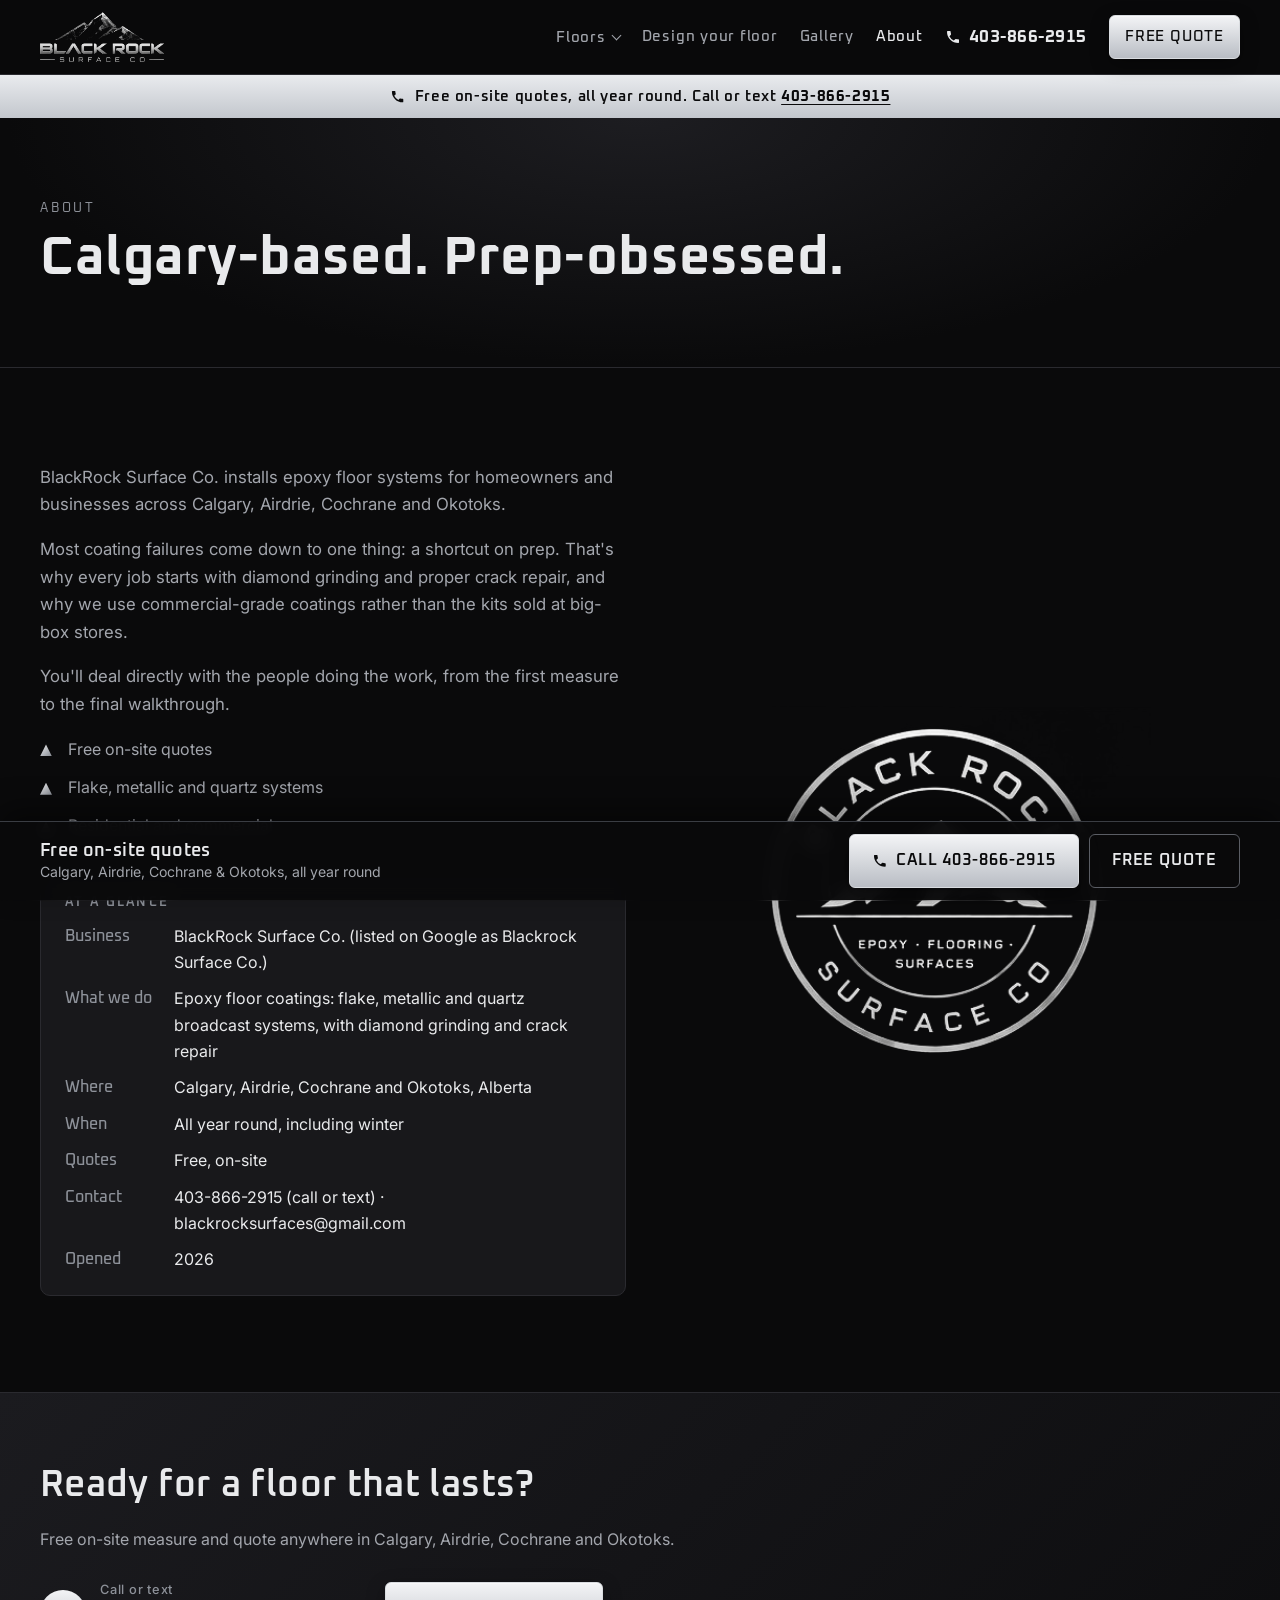
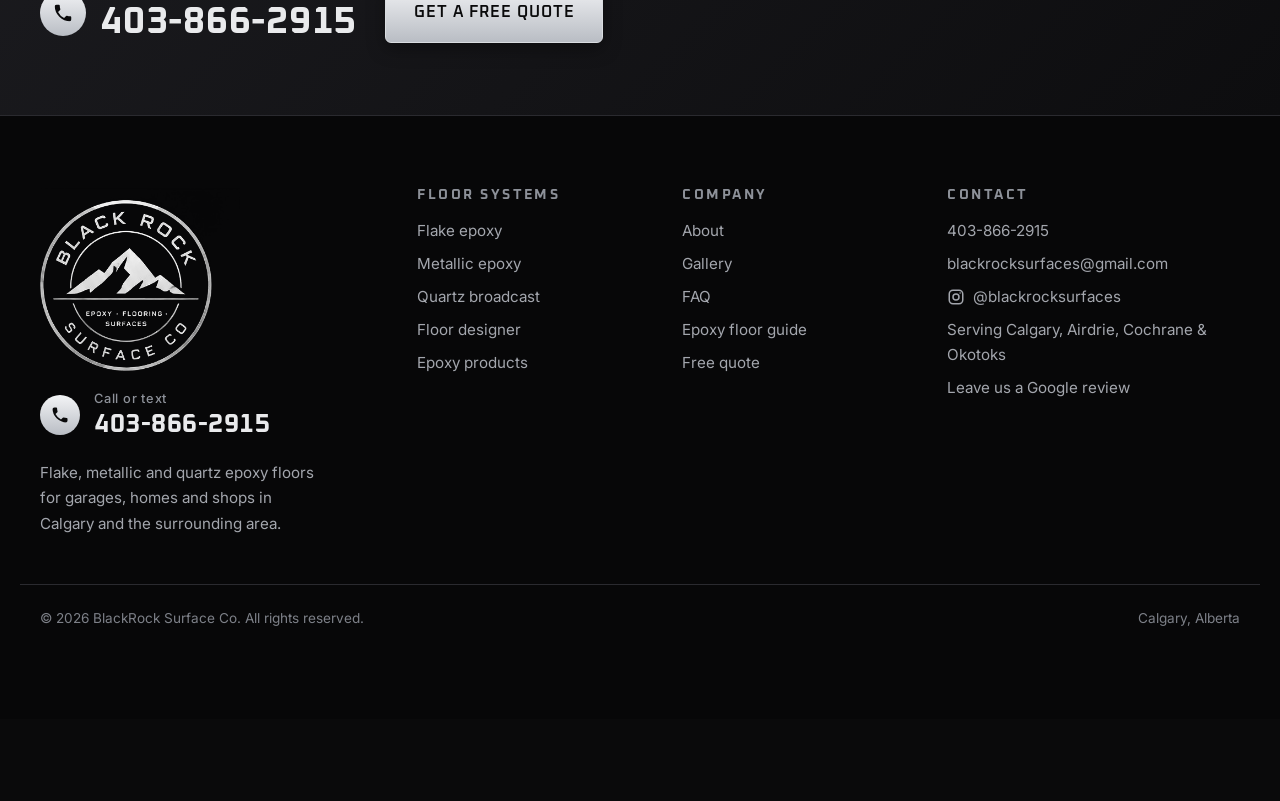
<file: about.html>
<!doctype html>
<html lang="en">
<head>
<meta charset="utf-8">
<meta name="viewport" content="width=device-width, initial-scale=1">
<title>About BlackRock Surface Co. | Calgary Epoxy Flooring</title>
<meta name="description" content="BlackRock Surface Co. is a Calgary epoxy flooring contractor installing flake, metallic and quartz floors for garages, basements and shops, with diamond-ground prep on every job.">
<link rel="icon" type="image/png" href="img/favicon.png">
<link rel="apple-touch-icon" href="img/apple-touch-icon.png">
<meta property="og:title" content="About BlackRock Surface Co. | Calgary Epoxy Flooring">
<meta property="og:description" content="BlackRock Surface Co. is a Calgary epoxy flooring contractor installing flake, metallic and quartz floors for garages, basements and shops, with diamond-ground prep on every job.">
<meta property="og:image" content="https://blackrocksurfaces-ai.github.io/blackrock-website/img/garage.jpg">
<link rel="preconnect" href="https://fonts.googleapis.com">
<link rel="preconnect" href="https://fonts.gstatic.com" crossorigin>
<link href="https://fonts.googleapis.com/css2?family=Oxanium:wght@500;600;700&family=Inter:wght@400;500;600&display=swap" rel="stylesheet">
<link rel="stylesheet" href="styles.css?v=7fdf046c">
<link rel="canonical" href="https://blackrocksurfaces-ai.github.io/blackrock-website/about.html">
<meta property="og:url" content="https://blackrocksurfaces-ai.github.io/blackrock-website/about.html">
<meta property="og:type" content="website">
<meta property="og:site_name" content="BlackRock Surface Co.">
<meta property="og:locale" content="en_CA">
<meta name="twitter:card" content="summary_large_image">
<script type="application/ld+json">{"@context":"https://schema.org","@type":"HomeAndConstructionBusiness","@id":"https://blackrocksurfaces-ai.github.io/blackrock-website/#business","name":"Blackrock Surface Co.","alternateName":"BlackRock Surface Co.","description":"Epoxy flooring contractor in Calgary, Alberta. Flake, metallic and quartz epoxy floor systems for garages, basements and commercial spaces, with diamond-ground prep and free on-site quotes. Working year-round.","url":"https://blackrocksurfaces-ai.github.io/blackrock-website/","telephone":"+1-403-866-2915","email":"blackrocksurfaces@gmail.com","logo":"https://blackrocksurfaces-ai.github.io/blackrock-website/img/logo-full.png","image":"https://blackrocksurfaces-ai.github.io/blackrock-website/img/garage.jpg","address":{"@type":"PostalAddress","addressLocality":"Calgary","addressRegion":"AB","addressCountry":"CA"},"areaServed":[{"@type":"City","name":"Calgary","containedInPlace":{"@type":"State","name":"Alberta"}},{"@type":"City","name":"Airdrie","containedInPlace":{"@type":"State","name":"Alberta"}},{"@type":"City","name":"Cochrane","containedInPlace":{"@type":"State","name":"Alberta"}},{"@type":"City","name":"Okotoks","containedInPlace":{"@type":"State","name":"Alberta"}}],"sameAs":["https://www.instagram.com/blackrocksurfaces/","https://www.google.com/maps/place/?q=place_id:ChIJURMcHKCC4WMRsTeoS94xOvo"],"knowsAbout":["Epoxy flooring","Flake epoxy garage floors","Metallic epoxy floors","Quartz broadcast floors","Concrete grinding and crack repair"],"hasOfferCatalog":{"@type":"OfferCatalog","name":"Epoxy floor systems","itemListElement":[{"@type":"Offer","itemOffered":{"@type":"Service","name":"Flake epoxy floors","url":"https://blackrocksurfaces-ai.github.io/blackrock-website/flake.html"}},{"@type":"Offer","itemOffered":{"@type":"Service","name":"Metallic epoxy floors","url":"https://blackrocksurfaces-ai.github.io/blackrock-website/metallic.html"}},{"@type":"Offer","itemOffered":{"@type":"Service","name":"Quartz broadcast epoxy floors","url":"https://blackrocksurfaces-ai.github.io/blackrock-website/quartz.html"}}]}}</script>
</head>
<body>
<header class="site-header">
  <div class="wrap header-row">
    <a class="brand" href="index.html" aria-label="BlackRock Surface Co. home"><img src="img/logo-header.png" alt="Black Rock Surface Co"></a>
    <a class="header-call" href="tel:+14038662915"><svg class="ico-phone" viewBox="0 0 24 24" aria-hidden="true" fill="currentColor"><path d="M6.6 10.8a15.1 15.1 0 0 0 6.6 6.6l2.2-2.2a1 1 0 0 1 1-.25c1.1.37 2.3.57 3.6.57a1 1 0 0 1 1 1V20a1 1 0 0 1-1 1A17 17 0 0 1 3 4a1 1 0 0 1 1-1h3.5a1 1 0 0 1 1 1c0 1.25.2 2.45.57 3.6a1 1 0 0 1-.25 1z"/></svg>403-866-2915</a>
    <button class="nav-toggle" aria-expanded="false" aria-controls="nav">Menu</button>
    <nav id="nav" class="nav"><div class="nav-group"><button class="nav-drop" type="button" aria-expanded="false" aria-controls="floors-menu">Floors</button><div class="nav-menu" id="floors-menu"><a href="flake.html">Flake epoxy</a><a href="metallic.html">Metallic epoxy</a><a href="quartz.html">Quartz broadcast</a></div></div><a href="designer.html">Design your floor</a><a href="gallery.html">Gallery</a><a href="about.html" aria-current="page">About</a><a class="nav-phone" href="tel:+14038662915"><svg class="ico-phone" viewBox="0 0 24 24" aria-hidden="true" fill="currentColor"><path d="M6.6 10.8a15.1 15.1 0 0 0 6.6 6.6l2.2-2.2a1 1 0 0 1 1-.25c1.1.37 2.3.57 3.6.57a1 1 0 0 1 1 1V20a1 1 0 0 1-1 1A17 17 0 0 1 3 4a1 1 0 0 1 1-1h3.5a1 1 0 0 1 1 1c0 1.25.2 2.45.57 3.6a1 1 0 0 1-.25 1z"/></svg>403-866-2915</a><a class="btn btn-sm" href="contact.html">Free Quote</a></nav>
  </div>
</header>
<div class="announce"><div class="wrap"><svg class="ico-phone" viewBox="0 0 24 24" aria-hidden="true" fill="currentColor"><path d="M6.6 10.8a15.1 15.1 0 0 0 6.6 6.6l2.2-2.2a1 1 0 0 1 1-.25c1.1.37 2.3.57 3.6.57a1 1 0 0 1 1 1V20a1 1 0 0 1-1 1A17 17 0 0 1 3 4a1 1 0 0 1 1-1h3.5a1 1 0 0 1 1 1c0 1.25.2 2.45.57 3.6a1 1 0 0 1-.25 1z"/></svg><span>Free on-site quotes, all year round. Call or text <a href="tel:+14038662915">403-866-2915</a></span></div></div>
<main>

<section class="page-hero short">
  <div class="wrap"><p class="eyebrow">About</p><h1>Calgary-based. Prep-obsessed.</h1></div>
</section>
<section class="section">
  <div class="wrap split">
    <div class="prose">
      <p>BlackRock Surface Co. installs epoxy floor systems for homeowners and businesses across Calgary, Airdrie, Cochrane and Okotoks.</p>
      <p>Most coating failures come down to one thing: a shortcut on prep. That's why every job starts with diamond grinding and proper crack repair, and why we use commercial-grade coatings rather than the kits sold at big-box stores.</p>
      <p>You'll deal directly with the people doing the work, from the first measure to the final walkthrough.</p>
      <ul class="checks">
        <li>Free on-site quotes</li>
        <li>Flake, metallic and quartz systems</li>
        <li>Residential and commercial</li>
      </ul>
      <div class="glance">
        <h2>At a glance</h2>
        <dl>
          <dt>Business</dt><dd>BlackRock Surface Co. (listed on Google as Blackrock Surface Co.)</dd>
          <dt>What we do</dt><dd>Epoxy floor coatings: flake, metallic and quartz broadcast systems, with diamond grinding and crack repair</dd>
          <dt>Where</dt><dd>Calgary, Airdrie, Cochrane and Okotoks, Alberta</dd>
          <dt>When</dt><dd>All year round, including winter</dd>
          <dt>Quotes</dt><dd>Free, on-site</dd>
          <dt>Contact</dt><dd>403-866-2915 (call or text) · blackrocksurfaces@gmail.com</dd>
          <dt>Opened</dt><dd>2026</dd>
        </dl>
      </div>
    </div>
    <img class="badge-big" src="img/logo-badge.png" alt="Black Rock Surface Co badge">
  </div>
</section>

<section class="cta-band">
  <div class="wrap cta-inner">
    <div>
      <h2>Ready for a floor that lasts?</h2>
      <p>Free on-site measure and quote anywhere in Calgary, Airdrie, Cochrane and Okotoks.</p>
    </div>
    <div class="cta-call">
      <a class="big-phone" href="tel:+14038662915"><svg class="ico-phone" viewBox="0 0 24 24" aria-hidden="true" fill="currentColor"><path d="M6.6 10.8a15.1 15.1 0 0 0 6.6 6.6l2.2-2.2a1 1 0 0 1 1-.25c1.1.37 2.3.57 3.6.57a1 1 0 0 1 1 1V20a1 1 0 0 1-1 1A17 17 0 0 1 3 4a1 1 0 0 1 1-1h3.5a1 1 0 0 1 1 1c0 1.25.2 2.45.57 3.6a1 1 0 0 1-.25 1z"/></svg><span><small>Call or text</small>403-866-2915</span></a>
      <a class="btn btn-lg" href="contact.html">Get a free quote</a>
    </div>
  </div>
</section>

</main>
<footer class="site-footer">
  <div class="wrap footer-grid">
    <div class="footer-brand"><img class="footer-badge" src="img/logo-badge.png" alt="Black Rock Surface Co badge"><a class="big-phone footer-phone" href="tel:+14038662915"><svg class="ico-phone" viewBox="0 0 24 24" aria-hidden="true" fill="currentColor"><path d="M6.6 10.8a15.1 15.1 0 0 0 6.6 6.6l2.2-2.2a1 1 0 0 1 1-.25c1.1.37 2.3.57 3.6.57a1 1 0 0 1 1 1V20a1 1 0 0 1-1 1A17 17 0 0 1 3 4a1 1 0 0 1 1-1h3.5a1 1 0 0 1 1 1c0 1.25.2 2.45.57 3.6a1 1 0 0 1-.25 1z"/></svg><span><small>Call or text</small>403-866-2915</span></a><p>Flake, metallic and quartz epoxy floors for garages, homes and shops in Calgary and the surrounding area.</p></div>
    <div>
      <h4>Floor systems</h4>
      <a href="flake.html">Flake epoxy</a><a href="metallic.html">Metallic epoxy</a><a href="quartz.html">Quartz broadcast</a><a href="designer.html">Floor designer</a><a href="products.html">Epoxy products</a>
    </div>
    <div>
      <h4>Company</h4>
      <a href="about.html">About</a><a href="gallery.html">Gallery</a><a href="faq.html">FAQ</a><a href="guide.html">Epoxy floor guide</a><a href="contact.html">Free quote</a>
    </div>
    <div>
      <h4>Contact</h4>
      <a href="tel:+14038662915">403-866-2915</a><a href="mailto:blackrocksurfaces@gmail.com">blackrocksurfaces@gmail.com</a><a class="ig-link" href="https://www.instagram.com/blackrocksurfaces/" target="_blank" rel="noopener"><svg class="ig" viewBox="0 0 24 24" width="18" height="18" aria-hidden="true" fill="none" stroke="currentColor" stroke-width="2"><rect x="3" y="3" width="18" height="18" rx="5"/><circle cx="12" cy="12" r="4"/><circle cx="17.5" cy="6.5" r="1" fill="currentColor" stroke="none"/></svg>@blackrocksurfaces</a><span>Serving Calgary, Airdrie, Cochrane &amp; Okotoks</span><a href="https://g.page/r/CbE3qEveMTr6EBM/review" target="_blank" rel="noopener">Leave us a Google review</a>
    </div>
  </div>
  <div class="wrap legal"><div>&copy; <span id="yr"></span> BlackRock Surface Co. All rights reserved.</div><div>Calgary, Alberta</div></div>
</footer>
<div class="action-bar" role="region" aria-label="Call or get a free quote">
  <div class="wrap">
    <p>Free on-site quotes<span>Calgary, Airdrie, Cochrane &amp; Okotoks, all year round</span></p>
    <div class="acts"><a class="btn btn-call" href="tel:+14038662915"><svg class="ico-phone" viewBox="0 0 24 24" aria-hidden="true" fill="currentColor"><path d="M6.6 10.8a15.1 15.1 0 0 0 6.6 6.6l2.2-2.2a1 1 0 0 1 1-.25c1.1.37 2.3.57 3.6.57a1 1 0 0 1 1 1V20a1 1 0 0 1-1 1A17 17 0 0 1 3 4a1 1 0 0 1 1-1h3.5a1 1 0 0 1 1 1c0 1.25.2 2.45.57 3.6a1 1 0 0 1-.25 1z"/></svg><span class="lbl-long">Call 403-866-2915</span><span class="lbl-short">Call now</span></a><a class="btn btn-ghost btn-quote" href="contact.html">Free quote</a></div>
  </div>
</div>
<script src="site.js?v=781619b3"></script>
</body>
</html>
</file>
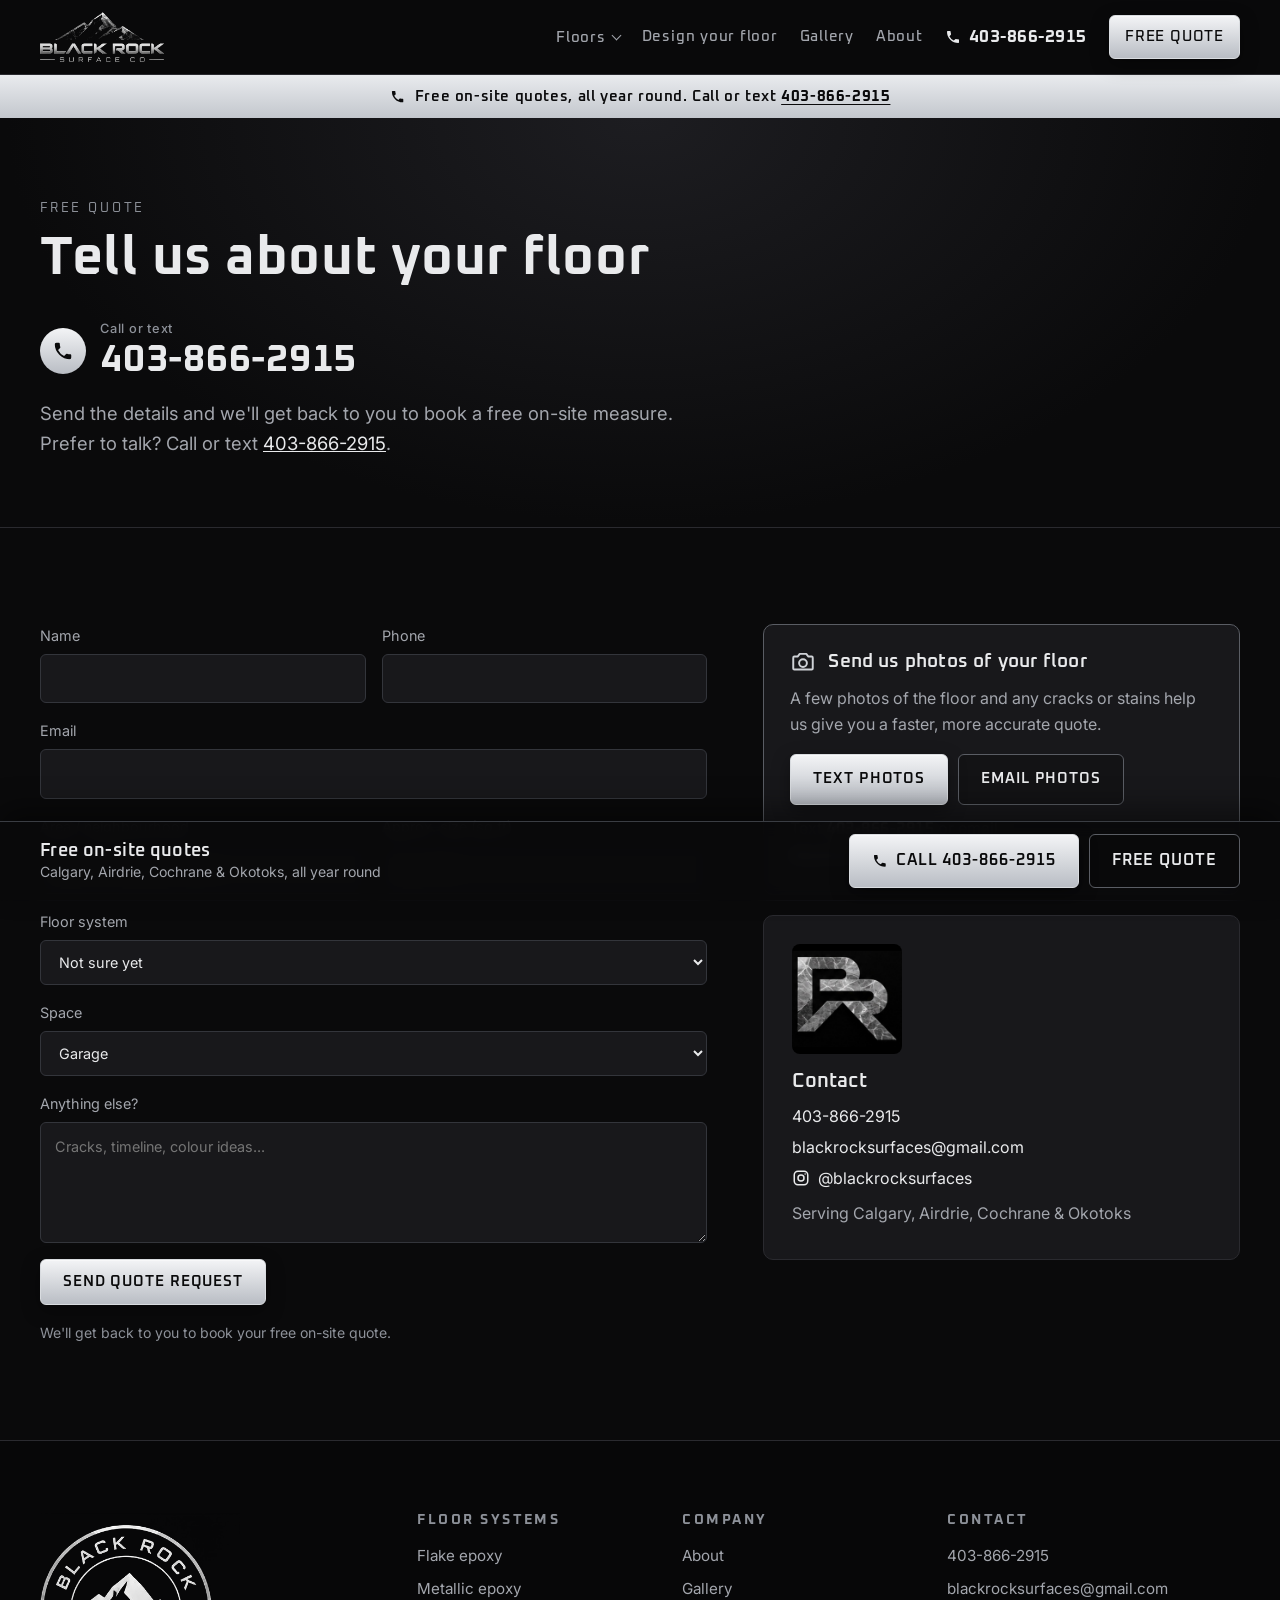
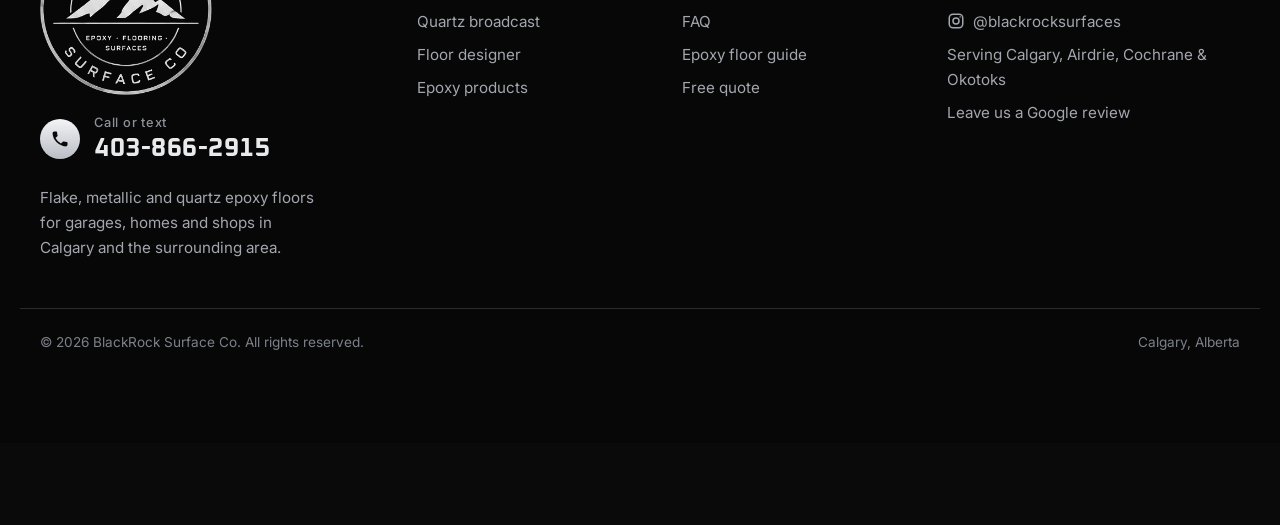
<file: contact.html>
<!doctype html>
<html lang="en">
<head>
<meta charset="utf-8">
<meta name="viewport" content="width=device-width, initial-scale=1">
<title>Free Epoxy Floor Quote in Calgary | BlackRock Surface Co.</title>
<meta name="description" content="Request a free on-site epoxy floor quote in Calgary. Call 403-866-2915.">
<link rel="icon" type="image/png" href="img/favicon.png">
<link rel="apple-touch-icon" href="img/apple-touch-icon.png">
<meta property="og:title" content="Free Epoxy Floor Quote in Calgary | BlackRock Surface Co.">
<meta property="og:description" content="Request a free on-site epoxy floor quote in Calgary. Call 403-866-2915.">
<meta property="og:image" content="https://blackrocksurfaces-ai.github.io/blackrock-website/img/garage.jpg">
<link rel="preconnect" href="https://fonts.googleapis.com">
<link rel="preconnect" href="https://fonts.gstatic.com" crossorigin>
<link href="https://fonts.googleapis.com/css2?family=Oxanium:wght@500;600;700&family=Inter:wght@400;500;600&display=swap" rel="stylesheet">
<link rel="stylesheet" href="styles.css?v=7fdf046c">
<link rel="canonical" href="https://blackrocksurfaces-ai.github.io/blackrock-website/contact.html">
<meta property="og:url" content="https://blackrocksurfaces-ai.github.io/blackrock-website/contact.html">
<meta property="og:type" content="website">
<meta property="og:site_name" content="BlackRock Surface Co.">
<meta property="og:locale" content="en_CA">
<meta name="twitter:card" content="summary_large_image">
<script type="application/ld+json">{"@context":"https://schema.org","@type":"HomeAndConstructionBusiness","@id":"https://blackrocksurfaces-ai.github.io/blackrock-website/#business","name":"Blackrock Surface Co.","alternateName":"BlackRock Surface Co.","description":"Epoxy flooring contractor in Calgary, Alberta. Flake, metallic and quartz epoxy floor systems for garages, basements and commercial spaces, with diamond-ground prep and free on-site quotes. Working year-round.","url":"https://blackrocksurfaces-ai.github.io/blackrock-website/","telephone":"+1-403-866-2915","email":"blackrocksurfaces@gmail.com","logo":"https://blackrocksurfaces-ai.github.io/blackrock-website/img/logo-full.png","image":"https://blackrocksurfaces-ai.github.io/blackrock-website/img/garage.jpg","address":{"@type":"PostalAddress","addressLocality":"Calgary","addressRegion":"AB","addressCountry":"CA"},"areaServed":[{"@type":"City","name":"Calgary","containedInPlace":{"@type":"State","name":"Alberta"}},{"@type":"City","name":"Airdrie","containedInPlace":{"@type":"State","name":"Alberta"}},{"@type":"City","name":"Cochrane","containedInPlace":{"@type":"State","name":"Alberta"}},{"@type":"City","name":"Okotoks","containedInPlace":{"@type":"State","name":"Alberta"}}],"sameAs":["https://www.instagram.com/blackrocksurfaces/","https://www.google.com/maps/place/?q=place_id:ChIJURMcHKCC4WMRsTeoS94xOvo"],"knowsAbout":["Epoxy flooring","Flake epoxy garage floors","Metallic epoxy floors","Quartz broadcast floors","Concrete grinding and crack repair"],"hasOfferCatalog":{"@type":"OfferCatalog","name":"Epoxy floor systems","itemListElement":[{"@type":"Offer","itemOffered":{"@type":"Service","name":"Flake epoxy floors","url":"https://blackrocksurfaces-ai.github.io/blackrock-website/flake.html"}},{"@type":"Offer","itemOffered":{"@type":"Service","name":"Metallic epoxy floors","url":"https://blackrocksurfaces-ai.github.io/blackrock-website/metallic.html"}},{"@type":"Offer","itemOffered":{"@type":"Service","name":"Quartz broadcast epoxy floors","url":"https://blackrocksurfaces-ai.github.io/blackrock-website/quartz.html"}}]}}</script>
</head>
<body>
<header class="site-header">
  <div class="wrap header-row">
    <a class="brand" href="index.html" aria-label="BlackRock Surface Co. home"><img src="img/logo-header.png" alt="Black Rock Surface Co"></a>
    <a class="header-call" href="tel:+14038662915"><svg class="ico-phone" viewBox="0 0 24 24" aria-hidden="true" fill="currentColor"><path d="M6.6 10.8a15.1 15.1 0 0 0 6.6 6.6l2.2-2.2a1 1 0 0 1 1-.25c1.1.37 2.3.57 3.6.57a1 1 0 0 1 1 1V20a1 1 0 0 1-1 1A17 17 0 0 1 3 4a1 1 0 0 1 1-1h3.5a1 1 0 0 1 1 1c0 1.25.2 2.45.57 3.6a1 1 0 0 1-.25 1z"/></svg>403-866-2915</a>
    <button class="nav-toggle" aria-expanded="false" aria-controls="nav">Menu</button>
    <nav id="nav" class="nav"><div class="nav-group"><button class="nav-drop" type="button" aria-expanded="false" aria-controls="floors-menu">Floors</button><div class="nav-menu" id="floors-menu"><a href="flake.html">Flake epoxy</a><a href="metallic.html">Metallic epoxy</a><a href="quartz.html">Quartz broadcast</a></div></div><a href="designer.html">Design your floor</a><a href="gallery.html">Gallery</a><a href="about.html">About</a><a class="nav-phone" href="tel:+14038662915"><svg class="ico-phone" viewBox="0 0 24 24" aria-hidden="true" fill="currentColor"><path d="M6.6 10.8a15.1 15.1 0 0 0 6.6 6.6l2.2-2.2a1 1 0 0 1 1-.25c1.1.37 2.3.57 3.6.57a1 1 0 0 1 1 1V20a1 1 0 0 1-1 1A17 17 0 0 1 3 4a1 1 0 0 1 1-1h3.5a1 1 0 0 1 1 1c0 1.25.2 2.45.57 3.6a1 1 0 0 1-.25 1z"/></svg>403-866-2915</a><a class="btn btn-sm" href="contact.html" aria-current="page">Free Quote</a></nav>
  </div>
</header>
<div class="announce"><div class="wrap"><svg class="ico-phone" viewBox="0 0 24 24" aria-hidden="true" fill="currentColor"><path d="M6.6 10.8a15.1 15.1 0 0 0 6.6 6.6l2.2-2.2a1 1 0 0 1 1-.25c1.1.37 2.3.57 3.6.57a1 1 0 0 1 1 1V20a1 1 0 0 1-1 1A17 17 0 0 1 3 4a1 1 0 0 1 1-1h3.5a1 1 0 0 1 1 1c0 1.25.2 2.45.57 3.6a1 1 0 0 1-.25 1z"/></svg><span>Free on-site quotes, all year round. Call or text <a href="tel:+14038662915">403-866-2915</a></span></div></div>
<main>

<section class="page-hero short">
  <div class="wrap"><p class="eyebrow">Free quote</p><h1>Tell us about your floor</h1>
  <a class="big-phone" href="tel:+14038662915"><svg class="ico-phone" viewBox="0 0 24 24" aria-hidden="true" fill="currentColor"><path d="M6.6 10.8a15.1 15.1 0 0 0 6.6 6.6l2.2-2.2a1 1 0 0 1 1-.25c1.1.37 2.3.57 3.6.57a1 1 0 0 1 1 1V20a1 1 0 0 1-1 1A17 17 0 0 1 3 4a1 1 0 0 1 1-1h3.5a1 1 0 0 1 1 1c0 1.25.2 2.45.57 3.6a1 1 0 0 1-.25 1z"/></svg><span><small>Call or text</small>403-866-2915</span></a>
  <p class="lead">Send the details and we'll get back to you to book a free on-site measure. Prefer to talk? Call or text <a href="tel:+14038662915">403-866-2915</a>.</p></div>
</section>
<section class="section">
  <div class="wrap split contact">
    <form id="quote" class="form" action="https://api.web3forms.com/submit" method="POST" novalidate>
      <input type="hidden" name="access_key" value="c2ffe0b6-7753-4c3b-914b-d88412daee4a">
      <input type="hidden" name="subject" value="New quote request - BlackRock Surface Co.">
      <input type="hidden" name="from_name" value="BlackRock Surface Co. website">
      <input type="checkbox" name="botcheck" tabindex="-1" autocomplete="off" style="position:absolute;left:-9999px" aria-hidden="true">
      <div class="row2">
        <label>Name<input name="name" required autocomplete="name"></label>
        <label>Phone<input name="phone" type="tel" required autocomplete="tel"></label>
      </div>
      <label>Email<input name="email" type="email" autocomplete="email"></label>
      <div class="row2">
        <label>Area / neighbourhood<input name="area" placeholder="e.g. NW Calgary, Airdrie"></label>
        <label>Approx. size (sq ft)<input name="size" inputmode="numeric" placeholder="e.g. 450"></label>
      </div>
      <label>Floor system
        <select name="system">
          <option>Not sure yet</option><option>Flake epoxy</option><option>Metallic epoxy</option><option>Quartz broadcast</option>
        </select>
      </label>
      <label>Space
        <select name="space">
          <option>Garage</option><option>Basement</option><option>Commercial / shop</option><option>Other</option>
        </select>
      </label>
      <label>Anything else?<textarea name="message" rows="4" placeholder="Cracks, timeline, colour ideas..."></textarea></label>
      <button class="btn" type="submit">Send quote request</button>
      <p class="form-note" id="formNote">We'll get back to you to book your free on-site quote.</p>
    </form>
    <div class="quote-side">
    <div class="photo-card">
      <div class="photo-head">
        <svg class="cam" viewBox="0 0 24 24" width="26" height="26" aria-hidden="true" fill="none" stroke="currentColor" stroke-width="1.8" stroke-linejoin="round"><path d="M4 7h3l2-2.5h6L17 7h3a1 1 0 0 1 1 1v10a1 1 0 0 1-1 1H4a1 1 0 0 1-1-1V8a1 1 0 0 1 1-1z"/><circle cx="12" cy="13" r="3.6"/></svg>
        <h3>Send us photos of your floor</h3>
      </div>
      <p>A few photos of the floor and any cracks or stains help us give you a faster, more accurate quote.</p>
      <div class="photo-actions">
        <a class="btn photo-btn" href="sms:+14038662915?&amp;body=Hi%20BlackRock%2C%20here%20are%20some%20photos%20of%20my%20floor%20for%20a%20quote.">Text photos</a>
        <a class="btn btn-ghost photo-email" href="mailto:blackrocksurfaces@gmail.com?subject=Photos%20for%20my%20floor%20quote&amp;body=Hi%20BlackRock%2C%20here%20are%20some%20photos%20of%20my%20floor%20for%20a%20quote.">Email photos</a>
      </div>
      <p class="photo-num">Text <strong>403-866-2915</strong> or email <strong class="photo-addr">blackrocksurfaces@gmail.com</strong></p>
    </div>
    <aside class="contact-card">
      <img src="img/logo-monogram.jpg" alt="BR monogram" class="mono">
      <h3>Contact</h3>
      <p><a href="tel:+14038662915">403-866-2915</a></p>
      <p><a href="mailto:blackrocksurfaces@gmail.com">blackrocksurfaces@gmail.com</a></p>
      <p><a class="ig-link" href="https://www.instagram.com/blackrocksurfaces/" target="_blank" rel="noopener"><svg class="ig" viewBox="0 0 24 24" width="18" height="18" aria-hidden="true" fill="none" stroke="currentColor" stroke-width="2"><rect x="3" y="3" width="18" height="18" rx="5"/><circle cx="12" cy="12" r="4"/><circle cx="17.5" cy="6.5" r="1" fill="currentColor" stroke="none"/></svg>@blackrocksurfaces</a></p>
      <p>Serving Calgary, Airdrie, Cochrane &amp; Okotoks</p>
    </aside>
    </div>
  </div>
</section>

</main>
<footer class="site-footer">
  <div class="wrap footer-grid">
    <div class="footer-brand"><img class="footer-badge" src="img/logo-badge.png" alt="Black Rock Surface Co badge"><a class="big-phone footer-phone" href="tel:+14038662915"><svg class="ico-phone" viewBox="0 0 24 24" aria-hidden="true" fill="currentColor"><path d="M6.6 10.8a15.1 15.1 0 0 0 6.6 6.6l2.2-2.2a1 1 0 0 1 1-.25c1.1.37 2.3.57 3.6.57a1 1 0 0 1 1 1V20a1 1 0 0 1-1 1A17 17 0 0 1 3 4a1 1 0 0 1 1-1h3.5a1 1 0 0 1 1 1c0 1.25.2 2.45.57 3.6a1 1 0 0 1-.25 1z"/></svg><span><small>Call or text</small>403-866-2915</span></a><p>Flake, metallic and quartz epoxy floors for garages, homes and shops in Calgary and the surrounding area.</p></div>
    <div>
      <h4>Floor systems</h4>
      <a href="flake.html">Flake epoxy</a><a href="metallic.html">Metallic epoxy</a><a href="quartz.html">Quartz broadcast</a><a href="designer.html">Floor designer</a><a href="products.html">Epoxy products</a>
    </div>
    <div>
      <h4>Company</h4>
      <a href="about.html">About</a><a href="gallery.html">Gallery</a><a href="faq.html">FAQ</a><a href="guide.html">Epoxy floor guide</a><a href="contact.html">Free quote</a>
    </div>
    <div>
      <h4>Contact</h4>
      <a href="tel:+14038662915">403-866-2915</a><a href="mailto:blackrocksurfaces@gmail.com">blackrocksurfaces@gmail.com</a><a class="ig-link" href="https://www.instagram.com/blackrocksurfaces/" target="_blank" rel="noopener"><svg class="ig" viewBox="0 0 24 24" width="18" height="18" aria-hidden="true" fill="none" stroke="currentColor" stroke-width="2"><rect x="3" y="3" width="18" height="18" rx="5"/><circle cx="12" cy="12" r="4"/><circle cx="17.5" cy="6.5" r="1" fill="currentColor" stroke="none"/></svg>@blackrocksurfaces</a><span>Serving Calgary, Airdrie, Cochrane &amp; Okotoks</span><a href="https://g.page/r/CbE3qEveMTr6EBM/review" target="_blank" rel="noopener">Leave us a Google review</a>
    </div>
  </div>
  <div class="wrap legal"><div>&copy; <span id="yr"></span> BlackRock Surface Co. All rights reserved.</div><div>Calgary, Alberta</div></div>
</footer>
<div class="action-bar" role="region" aria-label="Call or get a free quote">
  <div class="wrap">
    <p>Free on-site quotes<span>Calgary, Airdrie, Cochrane &amp; Okotoks, all year round</span></p>
    <div class="acts"><a class="btn btn-call" href="tel:+14038662915"><svg class="ico-phone" viewBox="0 0 24 24" aria-hidden="true" fill="currentColor"><path d="M6.6 10.8a15.1 15.1 0 0 0 6.6 6.6l2.2-2.2a1 1 0 0 1 1-.25c1.1.37 2.3.57 3.6.57a1 1 0 0 1 1 1V20a1 1 0 0 1-1 1A17 17 0 0 1 3 4a1 1 0 0 1 1-1h3.5a1 1 0 0 1 1 1c0 1.25.2 2.45.57 3.6a1 1 0 0 1-.25 1z"/></svg><span class="lbl-long">Call 403-866-2915</span><span class="lbl-short">Call now</span></a><a class="btn btn-ghost btn-quote" href="#quote">Free quote</a></div>
  </div>
</div>
<script src="site.js?v=781619b3"></script>
</body>
</html>
</file>
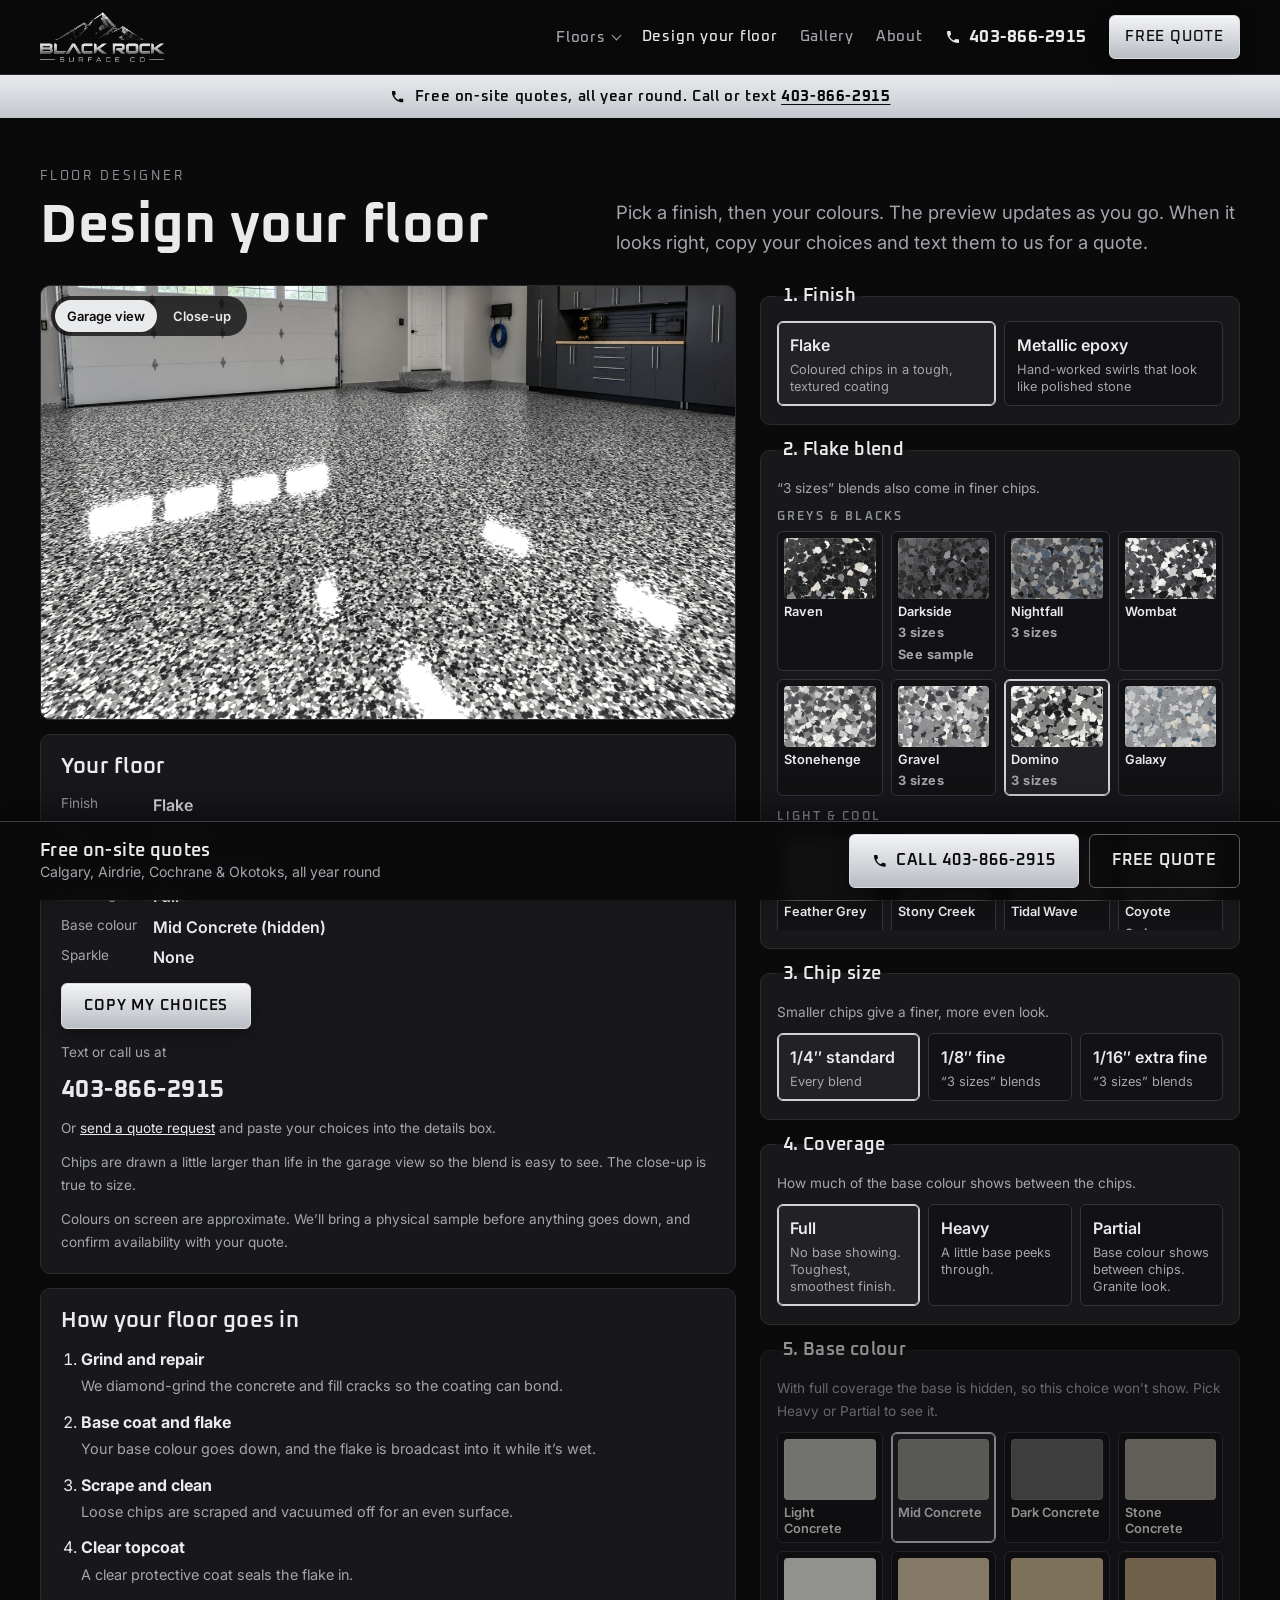
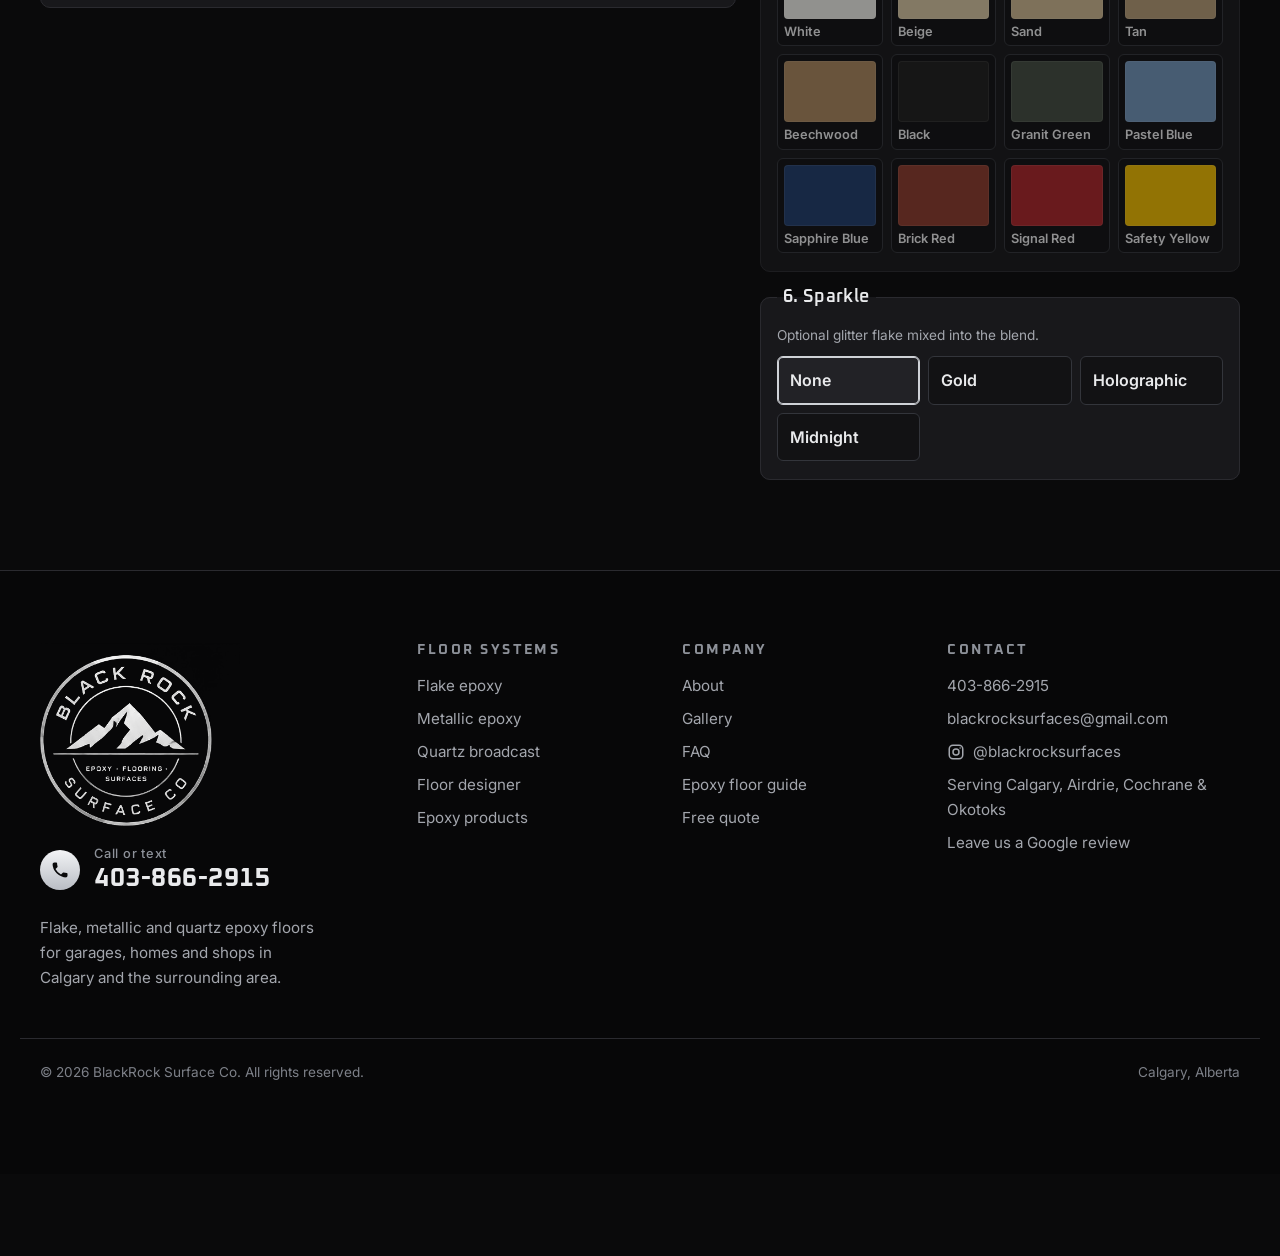
<file: designer.html>
<!doctype html>
<html lang="en">
<head>
<meta charset="utf-8">
<meta name="viewport" content="width=device-width, initial-scale=1">
<title>Epoxy Floor Designer | BlackRock Surface Co., Calgary</title>
<meta name="description" content="Design your epoxy floor online. Pick a flake blend or metallic finish, preview it in a garage, and send your choices for a free quote in Calgary.">
<link rel="icon" type="image/png" href="img/favicon.png">
<link rel="apple-touch-icon" href="img/apple-touch-icon.png">
<meta property="og:title" content="Epoxy Floor Designer | BlackRock Surface Co., Calgary">
<meta property="og:description" content="Design your epoxy floor online. Pick a flake blend or metallic finish, preview it in a garage, and send your choices for a free quote in Calgary.">
<meta property="og:image" content="https://blackrocksurfaces-ai.github.io/blackrock-website/img/garage.jpg">
<link rel="preconnect" href="https://fonts.googleapis.com">
<link rel="preconnect" href="https://fonts.gstatic.com" crossorigin>
<link href="https://fonts.googleapis.com/css2?family=Oxanium:wght@500;600;700&family=Inter:wght@400;500;600&display=swap" rel="stylesheet">
<link rel="stylesheet" href="styles.css?v=7fdf046c">
<style>
/* Floor designer (page-specific; shared look comes from styles.css) */
.dz{padding:48px 0 90px}
.dz-intro{display:flex;flex-wrap:wrap;justify-content:space-between;align-items:end;gap:12px 40px;margin-bottom:28px}
.dz-intro h1{margin:0}
.dz-intro .lead{margin:0;max-width:52ch}
.dz .grid{display:grid;grid-template-columns:minmax(0,1.45fr) minmax(0,1fr);gap:24px;align-items:start}
@media (max-width:860px){.dz .grid{grid-template-columns:minmax(0,1fr)}}
.dz .stage{position:sticky;top:90px;display:flex;flex-direction:column;gap:14px;min-width:0}
@media (max-width:860px){.dz .stage{position:static}}
.dz .view{position:relative;border-radius:var(--radius);overflow:hidden;background:#2a2a2c;aspect-ratio:16/10;border:1px solid var(--line)}
.dz .view canvas{display:block;width:100%;height:100%}
.dz .viewtabs{position:absolute;top:10px;left:10px;display:flex;gap:4px;background:rgba(10,10,11,.75);padding:4px;border-radius:999px}
.dz .viewtabs button{font:600 13px var(--body);color:var(--text);background:transparent;border:0;padding:6px 12px;border-radius:999px;cursor:pointer;min-height:32px}
.dz .viewtabs button[aria-pressed="true"]{background:var(--text);color:#0a0a0b}
.dz .busy{position:absolute;right:12px;top:14px;font:600 12px var(--body);color:var(--text);background:rgba(10,10,11,.75);padding:4px 10px;border-radius:999px}
.dz .summary,.dz-steps,.dz fieldset{background:var(--bg3);border:1px solid var(--line);border-radius:var(--radius)}
.dz .summary{padding:20px;display:flex;flex-direction:column;gap:12px}
.dz .summary h2,.dz-steps h2{font-size:1.35rem;margin:0}
.dz .spec{display:grid;grid-template-columns:auto 1fr;gap:4px 16px;margin:0}
.dz .spec dt{color:var(--muted);font-size:.85rem}
.dz .spec dd{margin:0;font-weight:600}
.dz .quote{display:flex;flex-wrap:wrap;gap:10px;align-items:center}
.dz .quote .btn{cursor:pointer}
.dz .phone{font:700 1.5rem var(--head);user-select:all;letter-spacing:.02em;margin:0}
.dz .phone a{color:var(--text);text-decoration:none}
.dz-note{font-size:.85rem;color:var(--muted);margin:0}
.dz-note a{color:var(--text)}
.dz .panel{display:flex;flex-direction:column;gap:14px;min-width:0}
.dz fieldset{padding:14px 16px 18px;margin:0;min-width:0}
.dz legend{font:600 1.1rem var(--head);padding:0 6px;letter-spacing:.02em}
.dz .hint{margin:2px 0 10px;color:var(--muted);font-size:.85rem}
.dz .seg{display:grid;grid-template-columns:repeat(auto-fit,minmax(110px,1fr));gap:8px}
.dz .opt{position:relative}
.dz .opt input{position:absolute;opacity:0;inset:0;margin:0;cursor:pointer}
.dz .opt label{display:flex;flex-direction:column;gap:2px;border:1px solid #33353b;border-radius:6px;padding:10px 12px;cursor:pointer;min-height:44px;height:100%;background:var(--bg2)}
.dz .opt label b{font-weight:600}
.dz .opt label span{font-size:.8rem;color:var(--muted);line-height:1.35}
.dz .opt input:checked + label{border-color:var(--steel);box-shadow:inset 0 0 0 1px var(--steel);background:#222226}
.dz .opt input:focus-visible + label{outline:2px solid #9a9ea6;outline-offset:2px}
.dz .opt input:disabled + label{opacity:.4;cursor:not-allowed}
.dz .group-name{font:600 .75rem var(--head);letter-spacing:.18em;text-transform:uppercase;color:var(--steel2);margin:14px 0 6px}
.dz .group-name:first-of-type{margin-top:0}
.dz .swatches{display:grid;grid-template-columns:repeat(auto-fill,minmax(84px,1fr));gap:8px}
.dz .sw label{padding:6px;gap:5px;font-size:.8rem;font-weight:600;line-height:1.2}
.dz .sw .chip{display:block;width:100%;aspect-ratio:3/2;border-radius:4px;background-size:cover;box-shadow:inset 0 0 0 1px rgba(255,255,255,.08)}
.dz .tag{font-size:.68rem;font-weight:700;color:var(--steel);letter-spacing:.04em}
.dz .scroll{max-height:420px;overflow:auto;padding-right:4px;margin-right:-4px}
.dz .mix-row{display:flex;flex-wrap:wrap;gap:6px;margin-top:10px;align-items:center}
.dz .mix-pill{font-size:.8rem;font-weight:600;border:1px solid var(--line);border-radius:999px;padding:4px 10px}
.dz-steps{padding:20px}
.dz-steps ol{margin:12px 0 0;padding-left:20px;display:flex;flex-direction:column;gap:10px}
.dz-steps li b{display:block}
.dz-steps li span{color:var(--muted);font-size:.9rem}
.dz [hidden]{display:none!important}
@media (max-width:640px){.dz{padding:32px 0 70px}}
@media (prefers-reduced-motion: reduce){.dz *{transition:none!important}}
</style>
<link rel="canonical" href="https://blackrocksurfaces-ai.github.io/blackrock-website/designer.html">
<meta property="og:url" content="https://blackrocksurfaces-ai.github.io/blackrock-website/designer.html">
<meta property="og:type" content="website">
<meta property="og:site_name" content="BlackRock Surface Co.">
<meta property="og:locale" content="en_CA">
<meta name="twitter:card" content="summary_large_image">
<script type="application/ld+json">{"@context":"https://schema.org","@type":"HomeAndConstructionBusiness","@id":"https://blackrocksurfaces-ai.github.io/blackrock-website/#business","name":"Blackrock Surface Co.","alternateName":"BlackRock Surface Co.","description":"Epoxy flooring contractor in Calgary, Alberta. Flake, metallic and quartz epoxy floor systems for garages, basements and commercial spaces, with diamond-ground prep and free on-site quotes. Working year-round.","url":"https://blackrocksurfaces-ai.github.io/blackrock-website/","telephone":"+1-403-866-2915","email":"blackrocksurfaces@gmail.com","logo":"https://blackrocksurfaces-ai.github.io/blackrock-website/img/logo-full.png","image":"https://blackrocksurfaces-ai.github.io/blackrock-website/img/garage.jpg","address":{"@type":"PostalAddress","addressLocality":"Calgary","addressRegion":"AB","addressCountry":"CA"},"areaServed":[{"@type":"City","name":"Calgary","containedInPlace":{"@type":"State","name":"Alberta"}},{"@type":"City","name":"Airdrie","containedInPlace":{"@type":"State","name":"Alberta"}},{"@type":"City","name":"Cochrane","containedInPlace":{"@type":"State","name":"Alberta"}},{"@type":"City","name":"Okotoks","containedInPlace":{"@type":"State","name":"Alberta"}}],"sameAs":["https://www.instagram.com/blackrocksurfaces/","https://www.google.com/maps/place/?q=place_id:ChIJURMcHKCC4WMRsTeoS94xOvo"],"knowsAbout":["Epoxy flooring","Flake epoxy garage floors","Metallic epoxy floors","Quartz broadcast floors","Concrete grinding and crack repair"],"hasOfferCatalog":{"@type":"OfferCatalog","name":"Epoxy floor systems","itemListElement":[{"@type":"Offer","itemOffered":{"@type":"Service","name":"Flake epoxy floors","url":"https://blackrocksurfaces-ai.github.io/blackrock-website/flake.html"}},{"@type":"Offer","itemOffered":{"@type":"Service","name":"Metallic epoxy floors","url":"https://blackrocksurfaces-ai.github.io/blackrock-website/metallic.html"}},{"@type":"Offer","itemOffered":{"@type":"Service","name":"Quartz broadcast epoxy floors","url":"https://blackrocksurfaces-ai.github.io/blackrock-website/quartz.html"}}]}}</script>
</head>
<body>
<header class="site-header">
  <div class="wrap header-row">
    <a class="brand" href="index.html" aria-label="BlackRock Surface Co. home"><img src="img/logo-header.png" alt="Black Rock Surface Co"></a>
    <a class="header-call" href="tel:+14038662915"><svg class="ico-phone" viewBox="0 0 24 24" aria-hidden="true" fill="currentColor"><path d="M6.6 10.8a15.1 15.1 0 0 0 6.6 6.6l2.2-2.2a1 1 0 0 1 1-.25c1.1.37 2.3.57 3.6.57a1 1 0 0 1 1 1V20a1 1 0 0 1-1 1A17 17 0 0 1 3 4a1 1 0 0 1 1-1h3.5a1 1 0 0 1 1 1c0 1.25.2 2.45.57 3.6a1 1 0 0 1-.25 1z"/></svg>403-866-2915</a>
    <button class="nav-toggle" aria-expanded="false" aria-controls="nav">Menu</button>
    <nav id="nav" class="nav"><div class="nav-group"><button class="nav-drop" type="button" aria-expanded="false" aria-controls="floors-menu">Floors</button><div class="nav-menu" id="floors-menu"><a href="flake.html">Flake epoxy</a><a href="metallic.html">Metallic epoxy</a><a href="quartz.html">Quartz broadcast</a></div></div><a href="designer.html" aria-current="page">Design your floor</a><a href="gallery.html">Gallery</a><a href="about.html">About</a><a class="nav-phone" href="tel:+14038662915"><svg class="ico-phone" viewBox="0 0 24 24" aria-hidden="true" fill="currentColor"><path d="M6.6 10.8a15.1 15.1 0 0 0 6.6 6.6l2.2-2.2a1 1 0 0 1 1-.25c1.1.37 2.3.57 3.6.57a1 1 0 0 1 1 1V20a1 1 0 0 1-1 1A17 17 0 0 1 3 4a1 1 0 0 1 1-1h3.5a1 1 0 0 1 1 1c0 1.25.2 2.45.57 3.6a1 1 0 0 1-.25 1z"/></svg>403-866-2915</a><a class="btn btn-sm" href="contact.html">Free Quote</a></nav>
  </div>
</header>
<div class="announce"><div class="wrap"><svg class="ico-phone" viewBox="0 0 24 24" aria-hidden="true" fill="currentColor"><path d="M6.6 10.8a15.1 15.1 0 0 0 6.6 6.6l2.2-2.2a1 1 0 0 1 1-.25c1.1.37 2.3.57 3.6.57a1 1 0 0 1 1 1V20a1 1 0 0 1-1 1A17 17 0 0 1 3 4a1 1 0 0 1 1-1h3.5a1 1 0 0 1 1 1c0 1.25.2 2.45.57 3.6a1 1 0 0 1-.25 1z"/></svg><span>Free on-site quotes, all year round. Call or text <a href="tel:+14038662915">403-866-2915</a></span></div></div>
<main>

<section class="dz">
  <div class="wrap">
    <div class="dz-intro">
      <div><p class="eyebrow">Floor designer</p><h1>Design your floor</h1></div>
      <p class="lead">Pick a finish, then your colours. The preview updates as you go. When it looks right, copy your choices and text them to us for a quote.</p>
    </div>
    <div class="grid">
    <div class="stage">
      <div class="view">
        <canvas id="scene" width="1200" height="750" aria-label="Preview of your floor"></canvas>
        <div class="viewtabs" role="group" aria-label="Preview view">
          <button type="button" id="v-room" aria-pressed="true">Garage view</button>
          <button type="button" id="v-close" aria-pressed="false">Close-up</button>
        </div>
        <span class="busy" id="busy" hidden>Updating…</span>
      </div>

      <section class="summary" aria-labelledby="sum-h">
        <h2 id="sum-h">Your floor</h2>
        <dl class="spec" id="spec"></dl>
        <div class="quote">
          <button type="button" class="btn" id="copy">Copy my choices</button>
          <span class="dz-note" id="copied" role="status"></span>
        </div>
        <p class="dz-note">Text or call us at</p>
        <p class="phone" id="phone"><a href="sms:+14038662915">403-866-2915</a></p>
        <p class="dz-note">Or <a href="contact.html">send a quote request</a> and paste your choices into the details box.</p>
        <p class="dz-note">Chips are drawn a little larger than life in the garage view so the blend is easy to see. The close-up is true to size.</p>
        <p class="dz-note">Colours on screen are approximate. We’ll bring a physical sample before anything goes down, and confirm availability with your quote.</p>
        <textarea id="quote-text" rows="4" style="width:100%;font:13px var(--body);border:1px solid #33353b;border-radius:6px;padding:8px;background:var(--bg2);color:var(--text)" aria-label="Text to send with your quote request" hidden></textarea>
      </section>

      <section class="dz-steps" aria-labelledby="steps-h">
        <h2 id="steps-h">How your floor goes in</h2>
        <ol id="steps"></ol>
      </section>
    </div>

    <div class="panel">
      <fieldset>
        <legend>1. Finish</legend>
        <div class="seg" id="finish"></div>
      </fieldset>

      <div id="flake-ui" class="panel">
        <fieldset>
          <legend>2. Flake blend</legend>
          <p class="hint">“3 sizes” blends also come in finer chips.</p>
          <div class="scroll" id="blends"></div>
          <div id="mix-ui" hidden>
            <p class="group-name" style="margin-top:12px">Your mix: pick up to 3</p>
            <div class="swatches" id="mix-colours"></div>
            <div class="mix-row" id="mix-chosen"></div>
          </div>
        </fieldset>

        <fieldset>
          <legend>3. Chip size</legend>
          <p class="hint" id="size-hint">Smaller chips give a finer, more even look.</p>
          <div class="seg" id="sizes"></div>
        </fieldset>

        <fieldset>
          <legend>4. Coverage</legend>
          <p class="hint">How much of the base colour shows between the chips.</p>
          <div class="seg" id="coverage"></div>
        </fieldset>

        <fieldset id="base-fs">
          <legend>5. Base colour</legend>
          <p class="hint" id="base-hint">Shows between the chips.</p>
          <div class="swatches" id="bases"></div>
        </fieldset>

        <fieldset>
          <legend>6. Sparkle</legend>
          <p class="hint">Optional glitter flake mixed into the blend.</p>
          <div class="seg" id="glitter"></div>
        </fieldset>
      </div>

      <div id="met-ui" class="panel" hidden>
        <fieldset>
          <legend>2. Main colour</legend>
          <div class="scroll" id="met-base"></div>
        </fieldset>
        <fieldset>
          <legend>3. Accent colour</legend>
          <p class="hint">Adds veining, like real marble. Optional.</p>
          <div class="scroll" id="met-accent"></div>
        </fieldset>
        <fieldset>
          <legend>4. Movement</legend>
          <div class="seg" id="movement"></div>
        </fieldset>
      </div>
    </div>
  </div>
  </div>
</section>

<script>
(function(){
// ---------- data (colours approximated from manufacturer descriptions) ----------
const C={Black:"#1C1C1D",White:"#F2F2EF",Whisper:"#C9CACB",Online:"#8E9094",Alpaca:"#E8E2D6",Antique:"#E6DCC8",Charcoal:"#3C3D40",Cyber:"#4A5A6E",Neutral:"#9A9A96",DarkGrey:"#55575A",Battle:"#7B7F84",Functional:"#A7A59E",Granite:"#8A8B88",MedGray:"#7E7F80",TrueBlue:"#2F5FA8",Scone:"#C9AE8A",Oahu:"#6E4E36",Lanai:"#5B5F63",Ivory:"#EDE6D2",Ebony:"#2A2622",BIO:"#24221F",Taupe:"#9C8C7A",Choc:"#4A3022",Graphite:"#4E4F52",Jasper:"#8A4B3A",Tabu:"#6F7A5A",Cement:"#B0ADA6",Stone:"#B7AE9F",Wigwam:"#8B6A4C",Adobe:"#C4A887",Cocoa:"#5C3F2E",Putty:"#C7BCA6",Porpoise:"#8D8F92",Gravy:"#7A5A3E",Raisin:"#4A3038",Mud:"#6B5844",Somm:"#6B2E3A",Dolphin:"#8C9196",Buff:"#D7C29A",Egg:"#EFE8D6",Fossil:"#A99E8C",Autumn:"#7A4A2A",Stormy:"#5A7A96",Moody:"#3F5A7E",Yellow:"#E3C23A"};
const R=(arr)=>arr.map(([k,w])=>[C[k]||k,w]);
function shade(h,f){const c=[1,3,5].map(i=>parseInt(h.slice(i,i+2),16));const o=c.map(x=>f>0?Math.round(x+(255-x)*f):Math.round(x*(1+f)));return "#"+o.map(x=>x.toString(16).padStart(2,"0")).join("")}
const mono=h=>[[h,40],[shade(h,.18),25],[shade(h,-.18),25],[shade(h,.35),10]];
const B=[];
function add(group,id,name,mix,opt={}){B.push(Object.assign({group,id,name,mix},opt))}
const G1="Greys & blacks",G2="Light & cool",G3="Earth tones",G4="Marble",G5="Terrazzo & stone",G6="Solid colours";
add(G1,"raven","Raven",R([["Black",80],["Whisper",5],["White",5],["Online",5],["Alpaca",5]]));
add(G1,"darkside","Darkside",R([["Black",50],["Charcoal",30],["Graphite",15],["Online",5]]),{three:1,unsure:1});
add(G1,"nightfall","Nightfall",R([["Charcoal",40],["Black",10],["Cyber",10],["Neutral",10],["DarkGrey",10],["Battle",10],["Functional",10]]),{three:1});
add(G1,"wombat","Wombat",R([["Charcoal",55],["Black",15],["Whisper",15],["White",15]]));
add(G1,"stonehenge","Stonehenge",R([["Granite",20],["Charcoal",20],["Graphite",20],["Whisper",20],["White",20]]));
add(G1,"gravel","Gravel",R([["Online",30],["Granite",25],["Charcoal",20],["Whisper",10],["White",15]]),{three:1});
add(G1,"domino","Domino",R([["Granite",34],["Black",33],["White",33]]),{three:1});
add(G1,"galaxy","Galaxy",R([["Online",60],["Whisper",30],["Cyber",5],["Antique",5]]));
add(G2,"feather","Feather Grey",R([["Alpaca",30],["Online",30],["White",30],["Whisper",5],["Black",5]]));
add(G2,"stony","Stony Creek",R([["White",20],["Alpaca",20],["Neutral",20],["Taupe",20],["Functional",10],["Charcoal",10]]));
add(G2,"tidal","Tidal Wave",R([["White",20],["Online",20],["Alpaca",20],["Antique",20],["Stormy",10],["Moody",10]]));
add(G2,"coyote","Coyote",R([["White",20],["Taupe",20],["Alpaca",20],["Antique",20],["Functional",10],["Black",5],["Choc",5]]),{three:1});
add(G2,"dovetail","Dovetail",R([["Alpaca",20],["Somm",20],["Dolphin",20],["Antique",20],["Stone",20]]));
add(G2,"rainstorm","Rainstorm",R([["Whisper",35],["Online",20],["Stormy",20],["Moody",15],["Yellow",10]]));
add(G2,"orbit","Orbit",R([["MedGray",25],["Black",25],["TrueBlue",25],["White",25]]));
add(G3,"cabin","Cabin Fever",R([["Granite",30],["Scone",30],["White",30],["Black",10]]),{three:1});
add(G3,"keystone","Keystone",R([["Granite",25],["Whisper",20],["Oahu",20],["Lanai",20],["Ivory",5],["Ebony",5],["BIO",5]]));
add(G3,"creekbed","Creekbed",R([["Antique",25],["Stone",25],["Wigwam",25],["Tabu",10],["Adobe",3],["Cocoa",3],["Putty",3],["Porpoise",3],["Gravy",3]]),{three:1});
add(G3,"madras","Madras",R([["Wigwam",40],["Dolphin",30],["Taupe",15],["Alpaca",15]]),{three:1});
add(G3,"shoreline","Shoreline",R([["Scone",50],["Ivory",33],["Autumn",11],["Black",6]]),{three:1});
add(G3,"loon","Loon",R([["Fossil",14],["Adobe",13],["White",13],["Cyber",13],["BIO",13],["Buff",13],["Egg",13],["Wigwam",13]]));
add(G3,"thyme","Thyme",R([["Cement",14],["White",13],["Charcoal",13],["Graphite",13],["Jasper",13],["Tabu",13],["Functional",13],["Taupe",13]]));
add(G3,"sparrow","Sparrow",R([["Battle",16],["Black",14],["Cyber",14],["Raisin",14],["Choc",14],["Adobe",14],["Mud",14]]));
[["schist","Schist","#DCDDDA"],["soapstone","Soapstone","#E9E2D3"],["pumice","Pumice","#B49A7E"],["dolerite","Dolerite","#7D7266"],["basalt","Basalt","#6F7E8A"],["lanai","Lanai Gray","#55595D"],["carbon","Carbon","#232427"]].forEach(([i,n,h])=>add(G4,"m-"+i,n,mono(h)));
add(G5,"husky","Husky",R([["#C9CACB",35],["White",30],["#A3A6A8",20],["#E8E6E0",15]]));
add(G5,"juneau","Juneau",R([["#B7BABD",35],["#EDEAE2",30],["#8E9196",20],["White",15]]));
add(G5,"slate","Slate",R([["#7A7E82",30],["#5E6266",25],["#A3A6A8",25],["#3F4246",10],["#D3D4D2",10]]),{unsure:1});
add(G5,"denali","Denali",R([["#4A3426",30],["Black",25],["#5E6266",20],["#6E5440",15],["#9A9C9E",10]]));
const SOLIDS=[["White","#F2F2EF"],["Granite","#8A8B88"],["Battle Ship","#7B7F84"],["Charcoal","#3C3D40"],["Black","#1C1C1D"],["Powder Blue","#9DB9D6"],["Primary Blue","#1F4FA8"],["Royal Blue","#2A3F9A"],["Teal","#1F8A8A"],["JD Green","#2E7D3A"],["Primary Yellow","#F2C624"],["Orange","#E06A1E"],["Tomato","#D9452B"],["Cherry Bomb","#B3242E"],["African Violet","#6A4C8C"]];
SOLIDS.forEach(([n,h])=>add(G6,"s-"+n.toLowerCase().replace(/\s+/g,"-"),n,mono(h)));
add("Mix your own","mix","Custom mix",[],{custom:1});
const BASES=[["Light Concrete","#B8B9B3"],["Mid Concrete","#8C8D88"],["Dark Concrete","#5E605E"],["Stone Concrete","#9C978B"],["White","#ECEBE6"],["Beige","#D4C4A1"],["Sand","#CBB68F"],["Tan","#B39A76"],["Beechwood","#A8865E"],["Black","#1E1E1E"],["Granit Green","#434C42"],["Pastel Blue","#7193B8"],["Sapphire Blue","#213D6B"],["Brick Red","#8B3B2D"],["Signal Red","#A9262B"],["Safety Yellow","#EDBA00"]];
const MET=[["Great White","#EEF1F3"],["Pearl","#E9E3D6"],["Bright White","#F7F6F2"],["Satin White","#E5E1D8"],["Silver","#BFC2C5"],["Satin Grey","#8F8F8C"],["Azure","#8C9BA6"],["Overcast","#9E9A86"],["Curacao","#4F555B"],["Manatee","#565A5F"],["Whale","#44474C"],["Caviar","#17181B"],["Black","#101010"],["Black Pearl","#2B2C31"],["Sandbar","#D3C09F"],["Guava","#B79A7A"],["Royal Gold","#C8A24C"],["Rum","#8A5A34"],["Sandal","#5E3D26"],["Coffee","#4E3528"],["Chestnut Brown","#6B3A24"],["Ginger","#C0703C"],["Magic Orange","#E2742B"],["Flash Red","#BF2B2B"],["Bikini","#E0517E"],["Maui","#1C74C4"],["Flash Blue","#2E8FD6"],["Cobalt Blue","#2340A0"],["Margarita","#9EC63B"],["Flash Green","#2E9E58"]];
const SIZES=[["1/4","1/4″ standard","Every blend"],["1/8","1/8″ fine","“3 sizes” blends"],["1/16","1/16″ extra fine","“3 sizes” blends"]];
const COVER=[["full","Full","No base showing. Toughest, smoothest finish."],["heavy","Heavy","A little base peeks through."],["partial","Partial","Base colour shows between chips. Granite look."]];
const GLIT=[["none","None",null],["gold","Gold",["#F2D27A","#C9993A","#FFF0B8"]],["holo","Holographic",["#F0B6D9","#B6E3F0","#E9F0B6","#FFFFFF"]],["midnight","Midnight",["#2B3360","#4A5590","#9AA6E0"]]];
const MOVE=[["calm","Calm","Soft, gentle swirls"],["flow","Flowing","Classic marble movement"],["bold","Bold","Dramatic, high contrast"]];

// ---------- state ----------
const state={finish:"flake",blend:"domino",size:"1/4",cover:"full",base:"Mid Concrete",glitter:"none",mix:["#1C1C1D","#F2F2EF","#8A8B88"],mixNames:["Black","White","Granite"],metBase:"Whale",metAccent:"Pearl",move:"flow",view:"room"};
try{const s=JSON.parse(localStorage.getItem("floor-design")||"null");if(s)Object.assign(state,s)}catch(e){}
const save=()=>{try{localStorage.setItem("floor-design",JSON.stringify(state))}catch(e){}};

// ---------- helpers ----------
function hashStr(s){let h=1779033703^s.length;for(let i=0;i<s.length;i++){h=Math.imul(h^s.charCodeAt(i),3432918353);h=h<<13|h>>>19}return h>>>0}
function rng(seed){let a=hashStr(String(seed));return()=>{a|=0;a=a+0x6D2B79F5|0;let t=Math.imul(a^a>>>15,1|a);t=t+Math.imul(t^t>>>7,61|t)^t;return((t^t>>>14)>>>0)/4294967296}}
const rgb=h=>[1,3,5].map(i=>parseInt(h.slice(i,i+2),16));
const el=id=>document.getElementById(id);
const blendById=id=>B.find(b=>b.id===id)||B[0];
function currentMix(){const b=blendById(state.blend);if(b.custom){const m=state.mix.length?state.mix:["#8A8B88"];return m.map(h=>[h,1])}return b.mix}
function dominant(mix){return mix.reduce((a,b)=>b[1]>a[1]?b:a)[0]}

// ---------- flake texture ----------
// One seamless tile of broadcast chips. Chips are irregular 5-7 sided shards laid down in random
// order (so colours overlap each other the way a real broadcast does), each with a slight tone
// shift, and, when `depth` is on, a soft shadow under its edge.
function flakeTile(size,{mix,bg,cover,chip,glitter,seed,depth}){
  const cv=document.createElement("canvas");cv.width=cv.height=size;const x=cv.getContext("2d");
  x.fillStyle=bg;x.fillRect(0,0,size,size);
  const r=rng(seed);const total=mix.reduce((s,m)=>s+m[1],0);
  const pick=()=>{let v=r()*total;for(const [h,w] of mix){if((v-=w)<0)return h}return mix[0][0]};
  const area=chip*chip*0.55;const d={full:2.7,heavy:2.3,partial:1.05}[cover];
  const n=Math.min(180000,Math.round(d*size*size/area));
  const shadow=depth&&chip>=5,bevel=depth&&chip>=9,so=Math.max(.6,chip*.07);
  const tones={};const tone=h=>{const k=Math.floor(r()*5),key=h+k;return tones[key]||(tones[key]=shade(h,(k-2)*.035))};
  const pts=new Float32Array(14);
  for(let i=0;i<n;i++){
    const col=tone(pick());
    const cx=r()*size,cy=r()*size,rad=chip*(0.5+0.45*r()),a0=r()*6.283,nv=5+Math.floor(r()*3);
    for(let j=0;j<nv;j++){const a=a0+j*6.283/nv+(r()-.5)*.7,rr=rad*(0.55+0.5*r());pts[j*2]=cx+rr*Math.cos(a);pts[j*2+1]=cy+rr*Math.sin(a)}
    const offs=[[0,0]];if(cx<rad)offs.push([size,0]);if(cx>size-rad)offs.push([-size,0]);if(cy<rad)offs.push([0,size]);if(cy>size-rad)offs.push([0,-size]);
    for(const [ox,oy] of offs){
      if(shadow){x.fillStyle="rgba(0,0,0,.2)";x.beginPath();x.moveTo(pts[0]+ox+so,pts[1]+oy+so*1.3);for(let j=1;j<nv;j++)x.lineTo(pts[j*2]+ox+so,pts[j*2+1]+oy+so*1.3);x.closePath();x.fill()}
      x.fillStyle=col;x.beginPath();x.moveTo(pts[0]+ox,pts[1]+oy);for(let j=1;j<nv;j++)x.lineTo(pts[j*2]+ox,pts[j*2+1]+oy);x.closePath();x.fill();
      if(bevel){x.lineWidth=1;x.strokeStyle="rgba(255,255,255,.13)";x.stroke()}
    }
  }
  const g=GLIT.find(q=>q[0]===glitter);
  if(g&&g[2]){const gn=Math.round(n*0.05),s=Math.max(1,chip*0.35);for(let i=0;i<gn;i++){x.fillStyle=g[2][Math.floor(r()*g[2].length)];x.fillRect(r()*size,r()*size,s,s)}}
  return cv;
}
function flakeOpts(chipPx,depth){
  const mix=currentMix();const chip={"1/4":1,"1/8":0.52,"1/16":0.3}[state.size]*chipPx;
  const base=(BASES.find(b=>b[0]===state.base)||BASES[1])[1];
  return{mix,bg:state.cover==="full"?dominant(mix):base,cover:state.cover,chip:Math.max(1.4,chip),glitter:state.glitter,depth,seed:state.blend+state.size+state.cover+state.mix.join("")};
}

// ---------- metallic texture ----------
// Domain-warped noise, coloured through a dark / base / pearl ramp with optional accent veins,
// then lit from one side so the swirls read as depth under a clear coat. Positions are in
// noise units (1 unit is about 6 ft of floor), so any view can ask for exactly the detail it needs.
const UNIT=48;
function metal(baseHex,accHex,move,seed){
  const r=rng(seed);const P=new Uint8Array(512);const perm=[...Array(256).keys()];for(let i=255;i>0;i--){const j=Math.floor(r()*(i+1));[perm[i],perm[j]]=[perm[j],perm[i]]}for(let i=0;i<512;i++)P[i]=perm[i&255];
  const V=new Float32Array(256);for(let i=0;i<256;i++)V[i]=r();
  const sm=t=>t*t*t*(t*(t*6-15)+10);
  function n2(x,y){const xi=Math.floor(x),yi=Math.floor(y),xf=x-xi,yf=y-yi;const a=V[P[(xi&255)+P[yi&255]]],b=V[P[((xi+1)&255)+P[yi&255]]],c=V[P[(xi&255)+P[(yi+1)&255]]],d=V[P[((xi+1)&255)+P[(yi+1)&255]]];const u=sm(xf),v=sm(yf);return a+(b-a)*u+(c-a)*v+(a-b-c+d)*u*v}
  // fbm with a fractional octave count, so detail fades out with distance instead of aliasing
  const fbm=(x,y,n)=>{let s=0,w=0,a=.5,f=1;for(let o=0;o<n;o++){const k=n-o<1?n-o:1;s+=a*k*n2(x*f,y*f);w+=a*k;f*=2.03;a*=.5}return s/w};
  const warp={calm:1.3,flow:2.6,bold:4.4}[move],con={calm:.7,flow:1,bold:1.35}[move],vk={calm:9,flow:12,bold:10}[move];
  const base=rgb(baseHex),acc=accHex?rgb(accHex):null;
  const lum=(base[0]*.3+base[1]*.59+base[2]*.11)/255;
  const light=base.map(c=>c+(255-c)*(lum>.8?.15:.42)),dark=base.map(c=>c*(lum<.15?.55:.62));
  const out=[0,0,0];const ss=(a,b,x)=>{x=(x-a)/(b-a);x=x<0?0:x>1?1:x;return x*x*(3-2*x)};
  return{
    at(x,y,oct){
      const qx=fbm(x,y,3),qy=fbm(x+5.2,y+1.3,3);
      const rx=fbm(x+warp*qx+1.7,y+warp*qy+9.2,3),ry=fbm(x+warp*qx+8.3,y+warp*qy+2.8,3);
      const v=.5+(fbm(x+warp*rx,y+warp*ry,oct)-.5)*1.3*con;
      out[0]=v<0?0:v>1?1:v;
      const m=Math.max(0,1-Math.abs(rx-.56)*vk*.32);out[1]=acc?m*m*.55:0;                    // accent clouds
      const l=Math.max(0,1-Math.abs(ry-.5)*34);out[2]=l*l*ss(.56,.72,qx);                     // a few thin veins         // fine pearl lacing
      return out;
    },
    // F = swirl value, A = accent strength, Lc = lacing, all w*h; returns RGBA bytes
    paint(F,A,Lc,w,h,ek){
      const D=new Uint8ClampedArray(w*h*4);
      for(let j=0;j<h;j++)for(let i=0;i<w;i++){
        const p=j*w+i,v=F[p],t1=ss(.12,.6,v),t2=ss(.5,.95,v)*.5;
        let c0=dark[0]+(base[0]-dark[0])*t1,c1=dark[1]+(base[1]-dark[1])*t1,c2=dark[2]+(base[2]-dark[2])*t1;
        c0+=(light[0]-c0)*t2;c1+=(light[1]-c1)*t2;c2+=(light[2]-c2)*t2;
        if(acc){const m=A[p];c0+=(acc[0]-c0)*m;c1+=(acc[1]-c1)*m;c2+=(acc[2]-c2)*m}
        const lc=Lc[p]*.55,hi=acc||light;c0+=(hi[0]-c0)*lc;c1+=(hi[1]-c1)*lc;c2+=(hi[2]-c2)*lc;
        let e=((F[j*w+(i?i-1:0)]-F[j*w+(i<w-1?i+1:i)])+(F[(j?j-1:0)*w+i]-F[(j<h-1?j+1:j)*w+i]))*ek;e=e>4?4:e<-4?-4:e;
        const o=p*4;D[o]=c0+e;D[o+1]=c1+e;D[o+2]=c2+e;D[o+3]=255;
      }
      return D;
    }
  };
}
// a w*h patch of metallic centred on (cx,cy) noise units, `span` units wide
function metalPatch(w,h,b,a,move,seed,cx,cy,span,oct,ek){
  const m=metal(b,a,move,seed),F=new Float32Array(w*h),A=new Float32Array(w*h),Lc=new Float32Array(w*h),sc=span/w;
  for(let j=0;j<h;j++)for(let i=0;i<w;i++){const q=m.at(cx+(i-w/2)*sc,cy+(j-h/2)*sc,oct),p=j*w+i;F[p]=q[0];A[p]=q[1];Lc[p]=q[2]}
  const cv=document.createElement("canvas");cv.width=w;cv.height=h;cv.getContext("2d").putImageData(new ImageData(m.paint(F,A,Lc,w,h,ek),w,h),0,0);return cv;
}
const cache={};
function cached(slot,key,make){const c=cache[slot];if(c&&c.key===key)return c.val;const val=make();cache[slot]={key,val};return val}
function metHex(){return[MET.find(m=>m[0]===state.metBase)[1],state.metAccent==="None"?null:MET.find(m=>m[0]===state.metAccent)[1]]}
const metKey=()=>state.metBase+"|"+state.metAccent+"|"+state.move;

// ---------- garage view: your floor composited into a photo ----------
// The photo's own floor is replaced pixel by pixel: the texture is projected onto the ground
// plane, then the photo's lighting (shadows, window and ceiling-light reflections) is put back
// on top, so the new floor sits in the room the way the photographed one did.
const scene=el("scene"),sx=scene.getContext("2d",{willReadFrequently:true});const W=1200,H=750;
const CAM={yh:60,cx:600,f:700,h:62};   // horizon row, centre column, focal length (px), camera height (in)
const PPI=64/3,BIG=3,REF=131;        // tile texels per inch, chip enlargement in this view, photo floor brightness
const room={ready:false,failed:false};
(function(){
  const srcs=["img/designer/garage-room.jpg","img/designer/garage-light.jpg","img/designer/garage-mask.png"];let left=srcs.length;
  const imgs=srcs.map(s=>{const i=new Image();i.onload=()=>{if(--left===0)init()};i.onerror=()=>{room.failed=true;render()};i.src=s;return i});
  function init(){
    try{
      const c=document.createElement("canvas");c.width=W;c.height=H;const x=c.getContext("2d",{willReadFrequently:true});
      x.drawImage(imgs[1],0,0,W,H);let d=x.getImageData(0,0,W,H).data;const S=new Float32Array(W*H);for(let i=0;i<W*H;i++)S[i]=d[i*4]/110;
      x.drawImage(imgs[2],0,0,W,H);d=x.getImageData(0,0,W,H).data;const M=new Uint8Array(W*H);let top=H;for(let i=0;i<W*H;i++){M[i]=d[i*4];if(M[i]&&top===H)top=Math.floor(i/W)}
      Object.assign(room,{img:imgs[0],S,M,top,ready:true});
    }catch(e){room.failed=true}
    render();
  }
})();
function pyramid(cv){
  const L=[];let c=cv;
  for(;;){const s=c.width;L.push({s,d:c.getContext("2d").getImageData(0,0,s,s).data});if(s<=8||s%2)break;
    const n=document.createElement("canvas");n.width=n.height=s/2;const x=n.getContext("2d");x.imageSmoothingQuality="high";x.drawImage(c,0,0,s/2,s/2);c=n}
  return L;
}
function drawRoom(){
  sx.drawImage(room.img,0,0,W,H);
  const id=sx.getImageData(0,0,W,H),D=id.data,S=room.S,M=room.M;
  const flake=state.finish==="flake";let L,FD,FW,FH,gloss;
  if(flake){
    const o=flakeOpts(.25*BIG*PPI,true);const T={"1/4":1024,"1/8":768,"1/16":512}[state.size];
    L=cached("pyr",o.seed+o.bg+o.glitter,()=>pyramid(flakeTile(T,o)));gloss=1;
  }else{
    const [b,a]=metHex();FW=W/2;FH=H/2;
    FD=cached("metRoom",metKey(),()=>{
      const m=metal(b,a,state.move,metKey()),F=new Float32Array(FW*FH),A=new Float32Array(FW*FH),Lc=new Float32Array(FW*FH);
      for(let j=Math.max(0,(room.top>>1)-1);j<FH;j++){
        const d=Math.max(8,j*2+1-CAM.yh),ipp=CAM.h/d,Z=CAM.f*ipp,fp=2*CAM.f*CAM.h/(d*d);
        const oct=Math.max(2,Math.min(5,Math.log(UNIT/(2*fp))/Math.log(2.03)+1));
        for(let i=0;i<FW;i++){const q=m.at((i*2+1-CAM.cx)*ipp/UNIT+40,Z/UNIT,oct);F[j*FW+i]=q[0];A[j*FW+i]=q[1];Lc[j*FW+i]=q[2]}
      }
      return m.paint(F,A,Lc,FW,FH,22);
    });gloss=1.2;
  }
  for(let y=room.top;y<H;y++){
    const d=y-CAM.yh,ipp=CAM.h/d,z0=CAM.f*CAM.h/(d-.5),z1=CAM.f*CAM.h/(d+.5);
    const taps=Math.max(1,Math.min(6,Math.round(CAM.f/d)));
    let A,B2,sa,sb,t;
    if(flake){let l=Math.log2(ipp*PPI)+.35;l=l<0?0:l>L.length-1?L.length-1:l;const l0=l|0,l1=Math.min(L.length-1,l0+1);t=l-l0;A=L[l0];B2=L[l1];sa=PPI/(1<<l0);sb=PPI/(1<<l1)}
    for(let x=0;x<W;x++){
      const i=y*W+x,m=M[i];if(!m)continue;
      const X=(x-CAM.cx)*ipp;let r=0,g=0,b=0;
      for(let k=0;k<taps;k++){
        const Z=z0+(z1-z0)*(k+.5)/taps;
        if(flake){
          let u=X*sa-.5,v=Z*sa-.5,u0=Math.floor(u),v0=Math.floor(v),fu=u-u0,fv=v-v0,n=A.s,dd=A.d;
          u0%=n;if(u0<0)u0+=n;v0%=n;let u1=u0+1===n?0:u0+1,v1=v0+1===n?0:v0+1;
          let p=(v0*n+u0)*4,q=(v0*n+u1)*4,p2=(v1*n+u0)*4,q2=(v1*n+u1)*4,w00=(1-fu)*(1-fv),w10=fu*(1-fv),w01=(1-fu)*fv,w11=fu*fv;
          const r0=dd[p]*w00+dd[q]*w10+dd[p2]*w01+dd[q2]*w11,g0=dd[p+1]*w00+dd[q+1]*w10+dd[p2+1]*w01+dd[q2+1]*w11,b0=dd[p+2]*w00+dd[q+2]*w10+dd[p2+2]*w01+dd[q2+2]*w11;
          u=X*sb-.5;v=Z*sb-.5;u0=Math.floor(u);v0=Math.floor(v);fu=u-u0;fv=v-v0;n=B2.s;dd=B2.d;
          u0%=n;if(u0<0)u0+=n;v0%=n;u1=u0+1===n?0:u0+1;v1=v0+1===n?0:v0+1;
          p=(v0*n+u0)*4;q=(v0*n+u1)*4;p2=(v1*n+u0)*4;q2=(v1*n+u1)*4;w00=(1-fu)*(1-fv);w10=fu*(1-fv);w01=(1-fu)*fv;w11=fu*fv;
          r+=r0+(dd[p]*w00+dd[q]*w10+dd[p2]*w01+dd[q2]*w11-r0)*t;g+=g0+(dd[p+1]*w00+dd[q+1]*w10+dd[p2+1]*w01+dd[q2+1]*w11-g0)*t;b+=b0+(dd[p+2]*w00+dd[q+2]*w10+dd[p2+2]*w01+dd[q2+2]*w11-b0)*t;
        }else{
          let u=x/2-.25,v=(y+(k+.5)/taps-.5)/2-.25;u=u<0?0:u>FW-1.001?FW-1.001:u;v=v<0?0:v>FH-1.001?FH-1.001:v;
          const u0=u|0,v0=v|0,fu=u-u0,fv=v-v0,p=(v0*FW+u0)*4,q=p+FW*4;
          const w00=(1-fu)*(1-fv),w10=fu*(1-fv),w01=(1-fu)*fv,w11=fu*fv;
          r+=FD[p]*w00+FD[p+4]*w10+FD[q]*w01+FD[q+4]*w11;g+=FD[p+1]*w00+FD[p+5]*w10+FD[q+1]*w01+FD[q+5]*w11;b+=FD[p+2]*w00+FD[p+6]*w10+FD[q+2]*w01+FD[q+6]*w11;
        }
      }
      const s=S[i],hl=s-1,dif=(s<1?s:1)/taps,add=hl>0?(1.5*hl+2.2*hl*hl)*REF*gloss:0,a=m/255,o=i*4;
      D[o]+=(r*dif+add-D[o])*a;D[o+1]+=(g*dif+add-D[o+1])*a;D[o+2]+=(b*dif+add-D[o+2])*a;
    }
  }
  sx.putImageData(id,0,0);
}
function drawClose(){
  sx.clearRect(0,0,W,H);let label;
  if(state.finish==="flake"){
    const o=flakeOpts(12.5,true);const tile=cached("close",o.seed+o.bg+o.glitter,()=>flakeTile(1024,o));
    sx.fillStyle=sx.createPattern(tile,"repeat");sx.fillRect(0,0,W,H);label="About 24″ across";
  }else{
    const [b,a]=metHex();const s=cached("metClose",metKey(),()=>metalPatch(900,562,b,a,state.move,metKey(),40,2.2,72/UNIT,7,260));
    sx.imageSmoothingQuality="high";sx.drawImage(s,0,0,W,H);label="About 6 ft across";
  }
  // clear-coat light: faint surface ripple, a soft window glare, a fall-off toward the far corner, a vignette
  const peel=cached("peel","",()=>{const c=document.createElement("canvas");c.width=150;c.height=94;const im=new ImageData(150,94),q=rng("peel");for(let i=0;i<150*94;i++){const v=q()*255;im.data[i*4]=im.data[i*4+1]=im.data[i*4+2]=v;im.data[i*4+3]=255}c.getContext("2d").putImageData(im,0,0);return c});
  sx.save();sx.imageSmoothingEnabled=true;sx.imageSmoothingQuality="high";sx.globalCompositeOperation="overlay";sx.globalAlpha=state.finish==="flake"?.16:.03;sx.drawImage(peel,0,0,W,H);sx.restore();
  sx.save();sx.translate(330,150);sx.rotate(-.32);sx.scale(2.7,1);
  let g=sx.createRadialGradient(0,0,0,0,0,170);g.addColorStop(0,"rgba(255,255,255,.42)");g.addColorStop(.5,"rgba(255,255,255,.12)");g.addColorStop(1,"rgba(255,255,255,0)");sx.fillStyle=g;sx.fillRect(-200,-200,400,400);sx.restore();
  g=sx.createLinearGradient(0,0,W,H);g.addColorStop(0,"rgba(255,255,255,.08)");g.addColorStop(.45,"rgba(255,255,255,0)");g.addColorStop(1,"rgba(0,0,0,.16)");sx.fillStyle=g;sx.fillRect(0,0,W,H);
  g=sx.createRadialGradient(W/2,H/2,H*.45,W/2,H/2,W*.75);g.addColorStop(0,"rgba(0,0,0,0)");g.addColorStop(1,"rgba(0,0,0,.3)");sx.fillStyle=g;sx.fillRect(0,0,W,H);
  sx.font="600 16px Inter, sans-serif";const tw=sx.measureText(label).width;
  sx.fillStyle="rgba(20,20,22,.72)";sx.fillRect(W-tw-48,H-46,tw+32,30);sx.fillStyle="#EEEAE2";sx.fillText(label,W-tw-32,H-25);
}
let pending=0;
function render(){
  summary();save();
  const roomView=state.view==="room"&&!room.failed;
  el("busy").hidden=false;el("busy").textContent=roomView&&!room.ready?"Loading…":"Updating…";
  if(roomView&&!room.ready)return;
  const id=++pending;
  requestAnimationFrame(()=>setTimeout(()=>{if(id!==pending)return;(roomView?drawRoom:drawClose)();el("busy").hidden=true},10));
}

// ---------- UI builders ----------
function radio(container,name,items,current,onPick,cls){
  container.innerHTML="";
  items.forEach(it=>{
    const id=name+"-"+it.value.replace(/[^a-z0-9]+/gi,"-");
    const d=document.createElement("div");d.className="opt"+(cls?" "+cls:"");
    d.innerHTML=`<input type="radio" name="${name}" id="${id}" value="${it.value}"${it.value===current?" checked":""}${it.disabled?" disabled":""}><label for="${id}">${it.html}</label>`;
    d.querySelector("input").addEventListener("change",()=>onPick(it.value));
    container.appendChild(d);
  });
}
const thumbCache={};
function blendThumb(b){
  if(thumbCache[b.id])return thumbCache[b.id];
  const mix=b.custom?state.mix.map(h=>[h,1]):b.mix;if(!mix.length)return "";
  const t=flakeTile(160,{mix,bg:dominant(mix),cover:"full",chip:11,glitter:"none",seed:b.id,depth:true});
  const u=t.toDataURL();if(!b.custom)thumbCache[b.id]=u;return u;
}
function buildFinish(){radio(el("finish"),"finish",[{value:"flake",html:"<b>Flake</b><span>Coloured chips in a tough, textured coating</span>"},{value:"metallic",html:"<b>Metallic epoxy</b><span>Hand-worked swirls that look like polished stone</span>"}],state.finish,v=>{state.finish=v;syncFinish();render()})}
function buildBlends(){
  const host=el("blends");host.innerHTML="";
  const groups=[...new Set(B.map(b=>b.group))];
  groups.forEach(gname=>{
    const h=document.createElement("p");h.className="group-name";h.textContent=gname;host.appendChild(h);
    const grid=document.createElement("div");grid.className="swatches";host.appendChild(grid);
    radio(grid,"blend",B.filter(b=>b.group===gname).map(b=>({value:b.id,html:`<span class="chip" ${b.custom?'data-mix-thumb':''} style="background-image:linear-gradient(135deg,rgba(255,255,255,.2),rgba(255,255,255,0) 42%),url(${blendThumb(b)})"></span>${b.name}${b.three?'<span class="tag">3 sizes</span>':''}${b.unsure?'<span class="tag">See sample</span>':''}`})),state.blend,v=>{state.blend=v;syncBlend();render()},"sw");
  });
}
function buildMix(){
  const host=el("mix-colours");host.innerHTML="";
  SOLIDS.forEach(([n,h])=>{
    const id="mix-"+n.replace(/\s+/g,"-");const d=document.createElement("div");d.className="opt sw";
    d.innerHTML=`<input type="checkbox" id="${id}"${state.mix.includes(h)?" checked":""}><label for="${id}"><span class="chip" style="background:${h}"></span>${n}</label>`;
    d.querySelector("input").addEventListener("change",e=>{
      if(e.target.checked){if(state.mix.length>=3){e.target.checked=false;return}state.mix.push(h);state.mixNames.push(n)}
      else{const i=state.mix.indexOf(h);state.mix.splice(i,1);state.mixNames.splice(i,1)}
      mixPills();const t=document.querySelector("[data-mix-thumb]");if(t)t.style.backgroundImage=`linear-gradient(135deg,rgba(255,255,255,.2),rgba(255,255,255,0) 42%),url(${blendThumb(blendById("mix"))})`;render();
    });
    host.appendChild(d);
  });
  mixPills();
}
function mixPills(){el("mix-chosen").innerHTML=state.mixNames.length?state.mixNames.map(n=>`<span class="mix-pill">${n}</span>`).join(""):'<span class="dz-note">Pick at least one colour.</span>'}
function buildSizes(){const b=blendById(state.blend);const ok=v=>v==="1/4"||!!b.three;if(!ok(state.size))state.size="1/4";
  radio(el("sizes"),"size",SIZES.map(([v,l,s])=>({value:v,disabled:!ok(v),html:`<b>${l}</b><span>${s}</span>`})),state.size,v=>{state.size=v;render()});
  el("size-hint").textContent=b.three?"Smaller chips give a finer, more even look.":`${b.name} comes in 1/4″ chips. Pick a “3 sizes” blend for finer chips.`;}
function buildCover(){radio(el("coverage"),"cover",COVER.map(([v,l,s])=>({value:v,html:`<b>${l}</b><span>${s}</span>`})),state.cover,v=>{state.cover=v;syncBase();render()})}
function buildBases(){radio(el("bases"),"base",BASES.map(([n,h])=>({value:n,html:`<span class="chip" style="background:${h}"></span>${n}`})),state.base,v=>{state.base=v;render()},"sw")}
function buildGlitter(){radio(el("glitter"),"glitter",GLIT.map(([v,l])=>({value:v,html:`<b>${l}</b>`})),state.glitter,v=>{state.glitter=v;render()})}
const metThumbs={};
function metThumb(n,h){return metThumbs[n]||(metThumbs[n]=metalPatch(96,64,h,null,"flow",n,40,2.2,1.6,4,40).toDataURL("image/jpeg",.85))}
function metGrid(host,name,list,current,onPick){
  host.innerHTML="";const grid=document.createElement("div");grid.className="swatches";host.appendChild(grid);
  radio(grid,name,list.map(([n,h])=>({value:n,html:`<span class="chip" style="background:${h?`linear-gradient(135deg,rgba(255,255,255,.22),rgba(255,255,255,0) 42%),url(${metThumb(n,h)})`:"repeating-linear-gradient(45deg,transparent 0 6px,rgba(127,127,127,.25) 6px 8px)"}"></span>${n}`})),current,onPick,"sw");
}
function buildMet(){
  metGrid(el("met-base"),"metbase",MET,state.metBase,v=>{state.metBase=v;render()});
  metGrid(el("met-accent"),"metacc",[["None",null],...MET],state.metAccent,v=>{state.metAccent=v;render()});
  radio(el("movement"),"move",MOVE.map(([v,l,s])=>({value:v,html:`<b>${l}</b><span>${s}</span>`})),state.move,v=>{state.move=v;render()});
}
function syncBase(){const full=state.cover==="full";el("base-hint").textContent=full?"With full coverage the base is hidden, so this choice won’t show. Pick Heavy or Partial to see it.":"Shows between the chips.";el("base-fs").style.opacity=full?.6:1}
function syncBlend(){el("mix-ui").hidden=!blendById(state.blend).custom;buildSizes()}
function syncFinish(){const f=state.finish==="flake";el("flake-ui").hidden=!f;el("met-ui").hidden=f;steps()}
function steps(){
  const S=state.finish==="flake"?[
    ["Grind and repair","We diamond-grind the concrete and fill cracks so the coating can bond."],
    ["Base coat and flake","Your base colour goes down, and the flake is broadcast into it while it’s wet."],
    ["Scrape and clean","Loose chips are scraped and vacuumed off for an even surface."],
    ["Clear topcoat","A clear protective coat seals the flake in."]
  ]:[
    ["Grind and repair","We diamond-grind the concrete and fill cracks so the coating can bond."],
    ["Primer and base","A primer and dark base coat set the depth for the metallic."],
    ["Metallic coat","Your colours are poured and worked by hand into the pattern."],
    ["Clear topcoat","A clear protective coat locks in the look."]
  ];
  el("steps").innerHTML=S.map(([a,b])=>`<li><b>${a}</b><span>${b}</span></li>`).join("");
}
function summary(){
  let rows;
  if(state.finish==="flake"){const b=blendById(state.blend);
    rows=[["Finish","Flake"],["Blend",b.custom?`Custom mix: ${state.mixNames.join(", ")||"none yet"}`:b.name],["Chip size",SIZES.find(s=>s[0]===state.size)[1]],["Coverage",COVER.find(c=>c[0]===state.cover)[1]],["Base colour",state.cover==="full"?`${state.base} (hidden)`:state.base],["Sparkle",GLIT.find(g=>g[0]===state.glitter)[1]]];
  }else rows=[["Finish","Metallic epoxy"],["Main colour",state.metBase],["Accent",state.metAccent],["Movement",MOVE.find(m=>m[0]===state.move)[1]]];
  el("spec").innerHTML=rows.map(([a,b])=>`<dt>${a}</dt><dd>${b}</dd>`).join("");
  el("quote-text").value="Hi, I’d like a quote for this floor:\n"+rows.map(([a,b])=>`${a}: ${b}`).join("\n")+"\nSize of the area: \nLocation: ";
}
el("copy").addEventListener("click",()=>{
  const t=el("quote-text");
  navigator.clipboard.writeText(t.value).then(()=>{el("copied").textContent="Copied. Paste it into a text to 403-866-2915, and add your floor size."}).catch(()=>{t.hidden=false;t.focus();t.select();el("copied").textContent="Select and copy the text below."});
});
function setView(v){state.view=v;el("v-room").setAttribute("aria-pressed",v==="room");el("v-close").setAttribute("aria-pressed",v==="close");render()}
el("v-room").addEventListener("click",()=>setView("room"));
el("v-close").addEventListener("click",()=>setView("close"));

// ---------- start ----------
if(!B.some(b=>b.id===state.blend))state.blend="domino";
if(!state.mix)state.mix=[];if(!state.mixNames)state.mixNames=[];
buildFinish();buildBlends();buildMix();buildCover();buildBases();buildGlitter();buildMet();
syncBlend();syncBase();syncFinish();setView(state.view==="close"?"close":"room");
})();
</script>

</main>
<footer class="site-footer">
  <div class="wrap footer-grid">
    <div class="footer-brand"><img class="footer-badge" src="img/logo-badge.png" alt="Black Rock Surface Co badge"><a class="big-phone footer-phone" href="tel:+14038662915"><svg class="ico-phone" viewBox="0 0 24 24" aria-hidden="true" fill="currentColor"><path d="M6.6 10.8a15.1 15.1 0 0 0 6.6 6.6l2.2-2.2a1 1 0 0 1 1-.25c1.1.37 2.3.57 3.6.57a1 1 0 0 1 1 1V20a1 1 0 0 1-1 1A17 17 0 0 1 3 4a1 1 0 0 1 1-1h3.5a1 1 0 0 1 1 1c0 1.25.2 2.45.57 3.6a1 1 0 0 1-.25 1z"/></svg><span><small>Call or text</small>403-866-2915</span></a><p>Flake, metallic and quartz epoxy floors for garages, homes and shops in Calgary and the surrounding area.</p></div>
    <div>
      <h4>Floor systems</h4>
      <a href="flake.html">Flake epoxy</a><a href="metallic.html">Metallic epoxy</a><a href="quartz.html">Quartz broadcast</a><a href="designer.html">Floor designer</a><a href="products.html">Epoxy products</a>
    </div>
    <div>
      <h4>Company</h4>
      <a href="about.html">About</a><a href="gallery.html">Gallery</a><a href="faq.html">FAQ</a><a href="guide.html">Epoxy floor guide</a><a href="contact.html">Free quote</a>
    </div>
    <div>
      <h4>Contact</h4>
      <a href="tel:+14038662915">403-866-2915</a><a href="mailto:blackrocksurfaces@gmail.com">blackrocksurfaces@gmail.com</a><a class="ig-link" href="https://www.instagram.com/blackrocksurfaces/" target="_blank" rel="noopener"><svg class="ig" viewBox="0 0 24 24" width="18" height="18" aria-hidden="true" fill="none" stroke="currentColor" stroke-width="2"><rect x="3" y="3" width="18" height="18" rx="5"/><circle cx="12" cy="12" r="4"/><circle cx="17.5" cy="6.5" r="1" fill="currentColor" stroke="none"/></svg>@blackrocksurfaces</a><span>Serving Calgary, Airdrie, Cochrane &amp; Okotoks</span><a href="https://g.page/r/CbE3qEveMTr6EBM/review" target="_blank" rel="noopener">Leave us a Google review</a>
    </div>
  </div>
  <div class="wrap legal"><div>&copy; <span id="yr"></span> BlackRock Surface Co. All rights reserved.</div><div>Calgary, Alberta</div></div>
</footer>
<div class="action-bar" role="region" aria-label="Call or get a free quote">
  <div class="wrap">
    <p>Free on-site quotes<span>Calgary, Airdrie, Cochrane &amp; Okotoks, all year round</span></p>
    <div class="acts"><a class="btn btn-call" href="tel:+14038662915"><svg class="ico-phone" viewBox="0 0 24 24" aria-hidden="true" fill="currentColor"><path d="M6.6 10.8a15.1 15.1 0 0 0 6.6 6.6l2.2-2.2a1 1 0 0 1 1-.25c1.1.37 2.3.57 3.6.57a1 1 0 0 1 1 1V20a1 1 0 0 1-1 1A17 17 0 0 1 3 4a1 1 0 0 1 1-1h3.5a1 1 0 0 1 1 1c0 1.25.2 2.45.57 3.6a1 1 0 0 1-.25 1z"/></svg><span class="lbl-long">Call 403-866-2915</span><span class="lbl-short">Call now</span></a><a class="btn btn-ghost btn-quote" href="contact.html">Free quote</a></div>
  </div>
</div>
<script src="site.js?v=781619b3"></script>
</body>
</html>
</file>
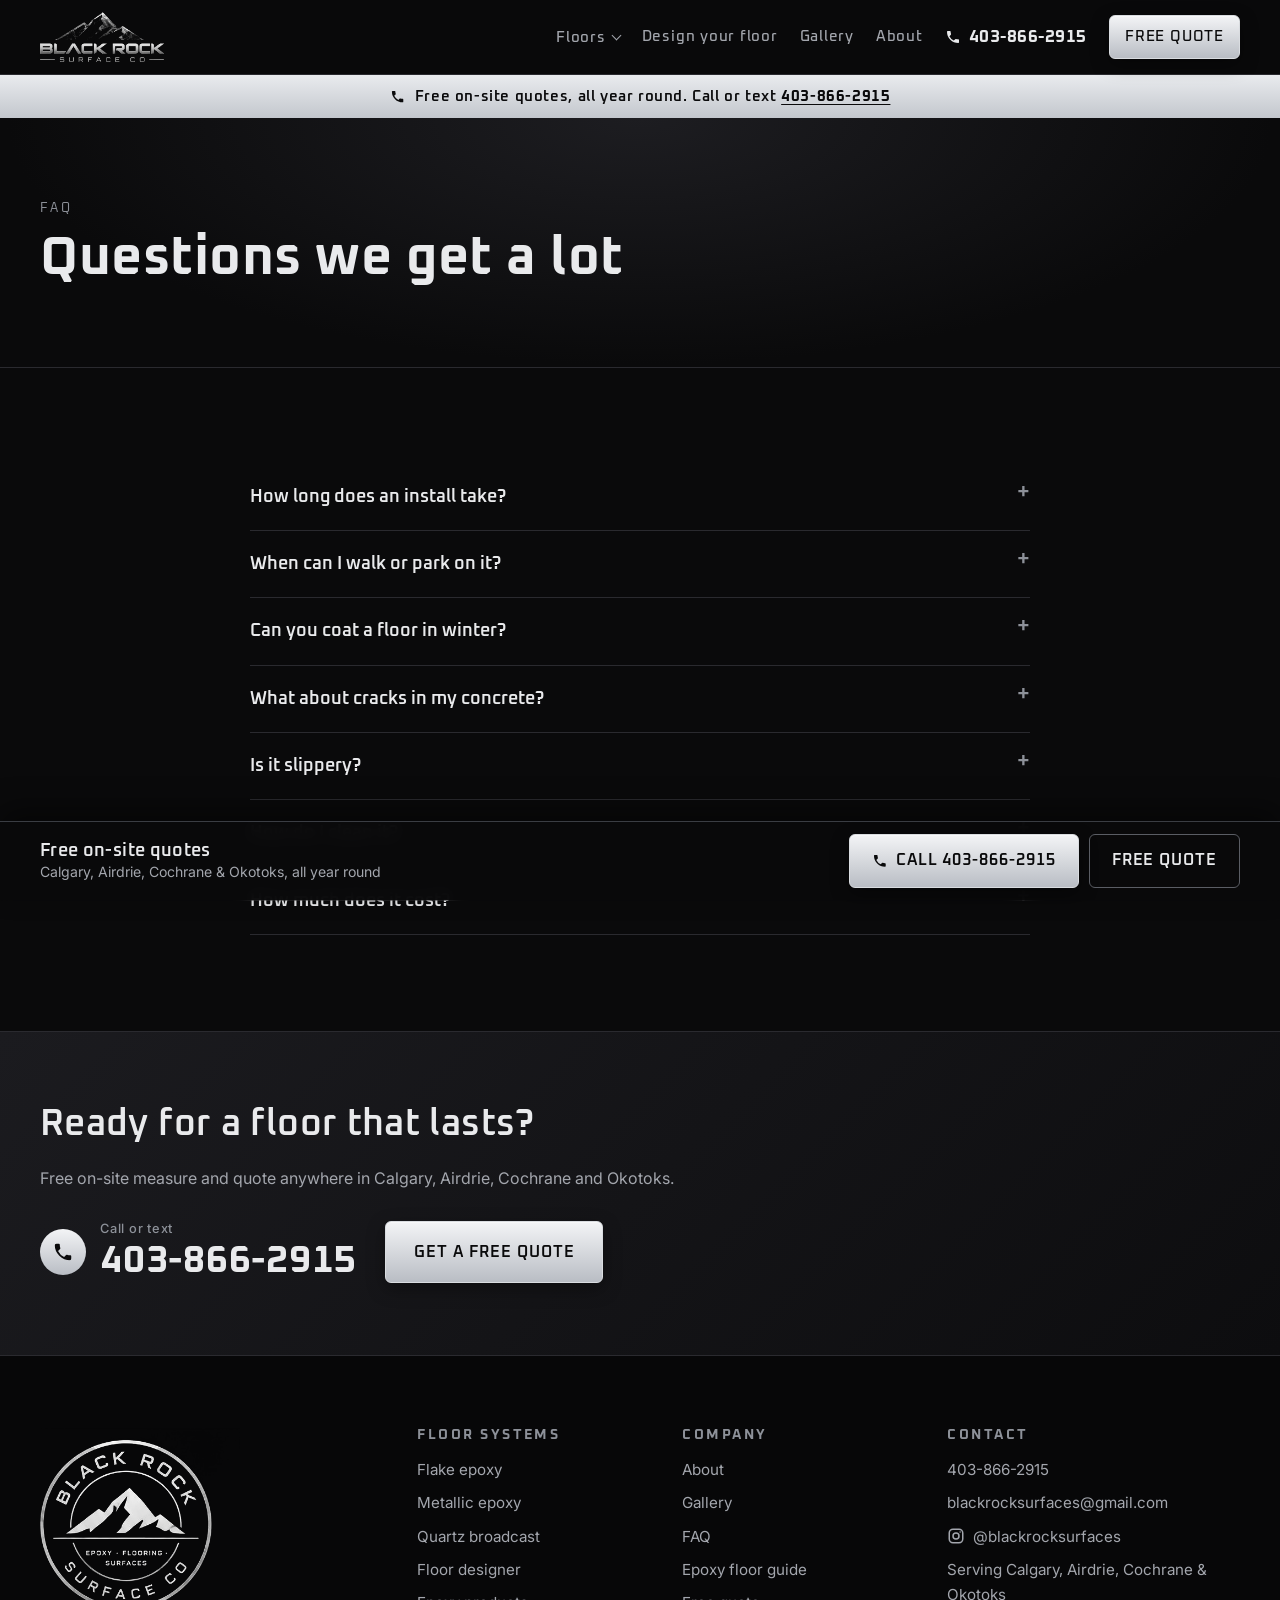
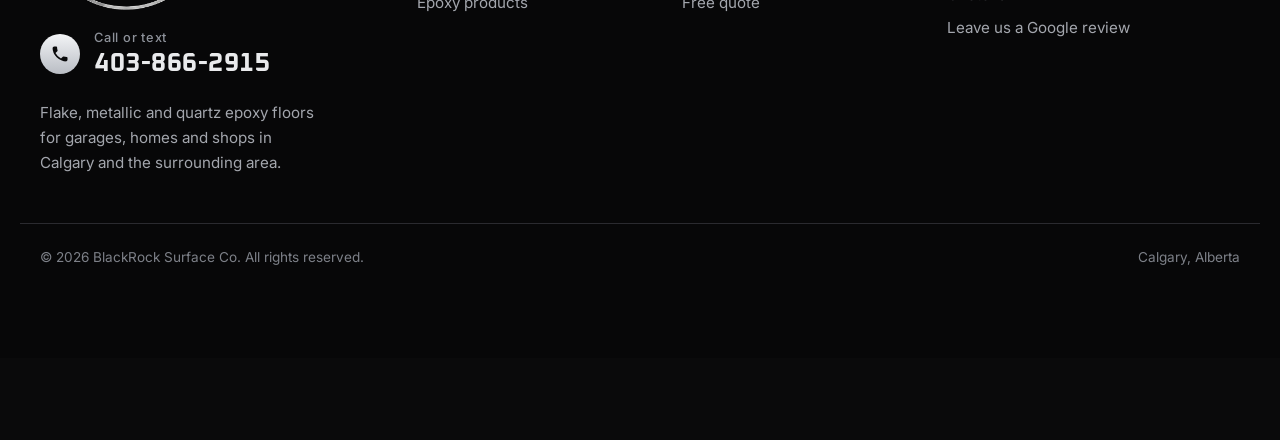
<file: faq.html>
<!doctype html>
<html lang="en">
<head>
<meta charset="utf-8">
<meta name="viewport" content="width=device-width, initial-scale=1">
<title>Epoxy Floor FAQ | BlackRock Surface Co., Calgary</title>
<meta name="description" content="Answers about epoxy floors in Calgary: install time, cure time, winter installs, cracks, slip resistance, cleaning and cost.">
<link rel="icon" type="image/png" href="img/favicon.png">
<link rel="apple-touch-icon" href="img/apple-touch-icon.png">
<meta property="og:title" content="Epoxy Floor FAQ | BlackRock Surface Co., Calgary">
<meta property="og:description" content="Answers about epoxy floors in Calgary: install time, cure time, winter installs, cracks, slip resistance, cleaning and cost.">
<meta property="og:image" content="https://blackrocksurfaces-ai.github.io/blackrock-website/img/garage.jpg">
<link rel="preconnect" href="https://fonts.googleapis.com">
<link rel="preconnect" href="https://fonts.gstatic.com" crossorigin>
<link href="https://fonts.googleapis.com/css2?family=Oxanium:wght@500;600;700&family=Inter:wght@400;500;600&display=swap" rel="stylesheet">
<link rel="stylesheet" href="styles.css?v=7fdf046c">
<link rel="canonical" href="https://blackrocksurfaces-ai.github.io/blackrock-website/faq.html">
<meta property="og:url" content="https://blackrocksurfaces-ai.github.io/blackrock-website/faq.html">
<meta property="og:type" content="website">
<meta property="og:site_name" content="BlackRock Surface Co.">
<meta property="og:locale" content="en_CA">
<meta name="twitter:card" content="summary_large_image">
<script type="application/ld+json">{"@context":"https://schema.org","@type":"HomeAndConstructionBusiness","@id":"https://blackrocksurfaces-ai.github.io/blackrock-website/#business","name":"Blackrock Surface Co.","alternateName":"BlackRock Surface Co.","description":"Epoxy flooring contractor in Calgary, Alberta. Flake, metallic and quartz epoxy floor systems for garages, basements and commercial spaces, with diamond-ground prep and free on-site quotes. Working year-round.","url":"https://blackrocksurfaces-ai.github.io/blackrock-website/","telephone":"+1-403-866-2915","email":"blackrocksurfaces@gmail.com","logo":"https://blackrocksurfaces-ai.github.io/blackrock-website/img/logo-full.png","image":"https://blackrocksurfaces-ai.github.io/blackrock-website/img/garage.jpg","address":{"@type":"PostalAddress","addressLocality":"Calgary","addressRegion":"AB","addressCountry":"CA"},"areaServed":[{"@type":"City","name":"Calgary","containedInPlace":{"@type":"State","name":"Alberta"}},{"@type":"City","name":"Airdrie","containedInPlace":{"@type":"State","name":"Alberta"}},{"@type":"City","name":"Cochrane","containedInPlace":{"@type":"State","name":"Alberta"}},{"@type":"City","name":"Okotoks","containedInPlace":{"@type":"State","name":"Alberta"}}],"sameAs":["https://www.instagram.com/blackrocksurfaces/","https://www.google.com/maps/place/?q=place_id:ChIJURMcHKCC4WMRsTeoS94xOvo"],"knowsAbout":["Epoxy flooring","Flake epoxy garage floors","Metallic epoxy floors","Quartz broadcast floors","Concrete grinding and crack repair"],"hasOfferCatalog":{"@type":"OfferCatalog","name":"Epoxy floor systems","itemListElement":[{"@type":"Offer","itemOffered":{"@type":"Service","name":"Flake epoxy floors","url":"https://blackrocksurfaces-ai.github.io/blackrock-website/flake.html"}},{"@type":"Offer","itemOffered":{"@type":"Service","name":"Metallic epoxy floors","url":"https://blackrocksurfaces-ai.github.io/blackrock-website/metallic.html"}},{"@type":"Offer","itemOffered":{"@type":"Service","name":"Quartz broadcast epoxy floors","url":"https://blackrocksurfaces-ai.github.io/blackrock-website/quartz.html"}}]}}</script>
<script type="application/ld+json">{"@context":"https://schema.org","@type":"FAQPage","mainEntity":[{"@type":"Question","name":"How long does an install take?","acceptedAnswer":{"@type":"Answer","text":"Most residential garages take 1 to 2 days, depending on the size, the slab's condition and the system. We'll give you a timeline with your quote."}},{"@type":"Question","name":"When can I walk or park on it?","acceptedAnswer":{"@type":"Answer","text":"Light foot traffic is usually fine within about a day. Vehicles need longer for the coating to fully cure. We'll give you exact times for your system and the temperature on the day."}},{"@type":"Question","name":"Can you coat a floor in winter?","acceptedAnswer":{"@type":"Answer","text":"Yes, as long as the space can be kept heated to the temperature the coating needs during install and cure. Attached and heated garages are usually fine."}},{"@type":"Question","name":"What about cracks in my concrete?","acceptedAnswer":{"@type":"Answer","text":"Cracks and spalls are repaired before coating. Coatings bridge hairline cracks well, but a slab that's still moving can telegraph cracks through over time. We'll flag that at the quote."}},{"@type":"Question","name":"Is it slippery?","acceptedAnswer":{"@type":"Answer","text":"A plain gloss coat can be slick when wet. Flake and quartz systems add texture, and we can add anti-slip additive to the topcoat."}},{"@type":"Question","name":"How do I clean it?","acceptedAnswer":{"@type":"Answer","text":"Sweep or dust-mop regularly, and mop with a mild cleaner. Avoid soap-heavy or acidic cleaners that leave a film."}},{"@type":"Question","name":"How much does it cost?","acceptedAnswer":{"@type":"Answer","text":"It depends on square footage, slab condition and system. Every quote is free and done on-site so the price is accurate, not a guess."}}]}</script>
</head>
<body>
<header class="site-header">
  <div class="wrap header-row">
    <a class="brand" href="index.html" aria-label="BlackRock Surface Co. home"><img src="img/logo-header.png" alt="Black Rock Surface Co"></a>
    <a class="header-call" href="tel:+14038662915"><svg class="ico-phone" viewBox="0 0 24 24" aria-hidden="true" fill="currentColor"><path d="M6.6 10.8a15.1 15.1 0 0 0 6.6 6.6l2.2-2.2a1 1 0 0 1 1-.25c1.1.37 2.3.57 3.6.57a1 1 0 0 1 1 1V20a1 1 0 0 1-1 1A17 17 0 0 1 3 4a1 1 0 0 1 1-1h3.5a1 1 0 0 1 1 1c0 1.25.2 2.45.57 3.6a1 1 0 0 1-.25 1z"/></svg>403-866-2915</a>
    <button class="nav-toggle" aria-expanded="false" aria-controls="nav">Menu</button>
    <nav id="nav" class="nav"><div class="nav-group"><button class="nav-drop" type="button" aria-expanded="false" aria-controls="floors-menu">Floors</button><div class="nav-menu" id="floors-menu"><a href="flake.html">Flake epoxy</a><a href="metallic.html">Metallic epoxy</a><a href="quartz.html">Quartz broadcast</a></div></div><a href="designer.html">Design your floor</a><a href="gallery.html">Gallery</a><a href="about.html">About</a><a class="nav-phone" href="tel:+14038662915"><svg class="ico-phone" viewBox="0 0 24 24" aria-hidden="true" fill="currentColor"><path d="M6.6 10.8a15.1 15.1 0 0 0 6.6 6.6l2.2-2.2a1 1 0 0 1 1-.25c1.1.37 2.3.57 3.6.57a1 1 0 0 1 1 1V20a1 1 0 0 1-1 1A17 17 0 0 1 3 4a1 1 0 0 1 1-1h3.5a1 1 0 0 1 1 1c0 1.25.2 2.45.57 3.6a1 1 0 0 1-.25 1z"/></svg>403-866-2915</a><a class="btn btn-sm" href="contact.html">Free Quote</a></nav>
  </div>
</header>
<div class="announce"><div class="wrap"><svg class="ico-phone" viewBox="0 0 24 24" aria-hidden="true" fill="currentColor"><path d="M6.6 10.8a15.1 15.1 0 0 0 6.6 6.6l2.2-2.2a1 1 0 0 1 1-.25c1.1.37 2.3.57 3.6.57a1 1 0 0 1 1 1V20a1 1 0 0 1-1 1A17 17 0 0 1 3 4a1 1 0 0 1 1-1h3.5a1 1 0 0 1 1 1c0 1.25.2 2.45.57 3.6a1 1 0 0 1-.25 1z"/></svg><span>Free on-site quotes, all year round. Call or text <a href="tel:+14038662915">403-866-2915</a></span></div></div>
<main>

<section class="page-hero short">
  <div class="wrap"><p class="eyebrow">FAQ</p><h1>Questions we get a lot</h1></div>
</section>
<section class="section"><div class="wrap faq"><details><summary>How long does an install take?</summary><p>Most residential garages take 1 to 2 days, depending on the size, the slab's condition and the system. We'll give you a timeline with your quote.</p></details><details><summary>When can I walk or park on it?</summary><p>Light foot traffic is usually fine within about a day. Vehicles need longer for the coating to fully cure. We'll give you exact times for your system and the temperature on the day.</p></details><details><summary>Can you coat a floor in winter?</summary><p>Yes, as long as the space can be kept heated to the temperature the coating needs during install and cure. Attached and heated garages are usually fine.</p></details><details><summary>What about cracks in my concrete?</summary><p>Cracks and spalls are repaired before coating. Coatings bridge hairline cracks well, but a slab that's still moving can telegraph cracks through over time. We'll flag that at the quote.</p></details><details><summary>Is it slippery?</summary><p>A plain gloss coat can be slick when wet. Flake and quartz systems add texture, and we can add anti-slip additive to the topcoat.</p></details><details><summary>How do I clean it?</summary><p>Sweep or dust-mop regularly, and mop with a mild cleaner. Avoid soap-heavy or acidic cleaners that leave a film.</p></details><details><summary>How much does it cost?</summary><p>It depends on square footage, slab condition and system. Every quote is free and done on-site so the price is accurate, not a guess.</p></details></div></section>

<section class="cta-band">
  <div class="wrap cta-inner">
    <div>
      <h2>Ready for a floor that lasts?</h2>
      <p>Free on-site measure and quote anywhere in Calgary, Airdrie, Cochrane and Okotoks.</p>
    </div>
    <div class="cta-call">
      <a class="big-phone" href="tel:+14038662915"><svg class="ico-phone" viewBox="0 0 24 24" aria-hidden="true" fill="currentColor"><path d="M6.6 10.8a15.1 15.1 0 0 0 6.6 6.6l2.2-2.2a1 1 0 0 1 1-.25c1.1.37 2.3.57 3.6.57a1 1 0 0 1 1 1V20a1 1 0 0 1-1 1A17 17 0 0 1 3 4a1 1 0 0 1 1-1h3.5a1 1 0 0 1 1 1c0 1.25.2 2.45.57 3.6a1 1 0 0 1-.25 1z"/></svg><span><small>Call or text</small>403-866-2915</span></a>
      <a class="btn btn-lg" href="contact.html">Get a free quote</a>
    </div>
  </div>
</section>

</main>
<footer class="site-footer">
  <div class="wrap footer-grid">
    <div class="footer-brand"><img class="footer-badge" src="img/logo-badge.png" alt="Black Rock Surface Co badge"><a class="big-phone footer-phone" href="tel:+14038662915"><svg class="ico-phone" viewBox="0 0 24 24" aria-hidden="true" fill="currentColor"><path d="M6.6 10.8a15.1 15.1 0 0 0 6.6 6.6l2.2-2.2a1 1 0 0 1 1-.25c1.1.37 2.3.57 3.6.57a1 1 0 0 1 1 1V20a1 1 0 0 1-1 1A17 17 0 0 1 3 4a1 1 0 0 1 1-1h3.5a1 1 0 0 1 1 1c0 1.25.2 2.45.57 3.6a1 1 0 0 1-.25 1z"/></svg><span><small>Call or text</small>403-866-2915</span></a><p>Flake, metallic and quartz epoxy floors for garages, homes and shops in Calgary and the surrounding area.</p></div>
    <div>
      <h4>Floor systems</h4>
      <a href="flake.html">Flake epoxy</a><a href="metallic.html">Metallic epoxy</a><a href="quartz.html">Quartz broadcast</a><a href="designer.html">Floor designer</a><a href="products.html">Epoxy products</a>
    </div>
    <div>
      <h4>Company</h4>
      <a href="about.html">About</a><a href="gallery.html">Gallery</a><a href="faq.html">FAQ</a><a href="guide.html">Epoxy floor guide</a><a href="contact.html">Free quote</a>
    </div>
    <div>
      <h4>Contact</h4>
      <a href="tel:+14038662915">403-866-2915</a><a href="mailto:blackrocksurfaces@gmail.com">blackrocksurfaces@gmail.com</a><a class="ig-link" href="https://www.instagram.com/blackrocksurfaces/" target="_blank" rel="noopener"><svg class="ig" viewBox="0 0 24 24" width="18" height="18" aria-hidden="true" fill="none" stroke="currentColor" stroke-width="2"><rect x="3" y="3" width="18" height="18" rx="5"/><circle cx="12" cy="12" r="4"/><circle cx="17.5" cy="6.5" r="1" fill="currentColor" stroke="none"/></svg>@blackrocksurfaces</a><span>Serving Calgary, Airdrie, Cochrane &amp; Okotoks</span><a href="https://g.page/r/CbE3qEveMTr6EBM/review" target="_blank" rel="noopener">Leave us a Google review</a>
    </div>
  </div>
  <div class="wrap legal"><div>&copy; <span id="yr"></span> BlackRock Surface Co. All rights reserved.</div><div>Calgary, Alberta</div></div>
</footer>
<div class="action-bar" role="region" aria-label="Call or get a free quote">
  <div class="wrap">
    <p>Free on-site quotes<span>Calgary, Airdrie, Cochrane &amp; Okotoks, all year round</span></p>
    <div class="acts"><a class="btn btn-call" href="tel:+14038662915"><svg class="ico-phone" viewBox="0 0 24 24" aria-hidden="true" fill="currentColor"><path d="M6.6 10.8a15.1 15.1 0 0 0 6.6 6.6l2.2-2.2a1 1 0 0 1 1-.25c1.1.37 2.3.57 3.6.57a1 1 0 0 1 1 1V20a1 1 0 0 1-1 1A17 17 0 0 1 3 4a1 1 0 0 1 1-1h3.5a1 1 0 0 1 1 1c0 1.25.2 2.45.57 3.6a1 1 0 0 1-.25 1z"/></svg><span class="lbl-long">Call 403-866-2915</span><span class="lbl-short">Call now</span></a><a class="btn btn-ghost btn-quote" href="contact.html">Free quote</a></div>
  </div>
</div>
<script src="site.js?v=781619b3"></script>
</body>
</html>
</file>
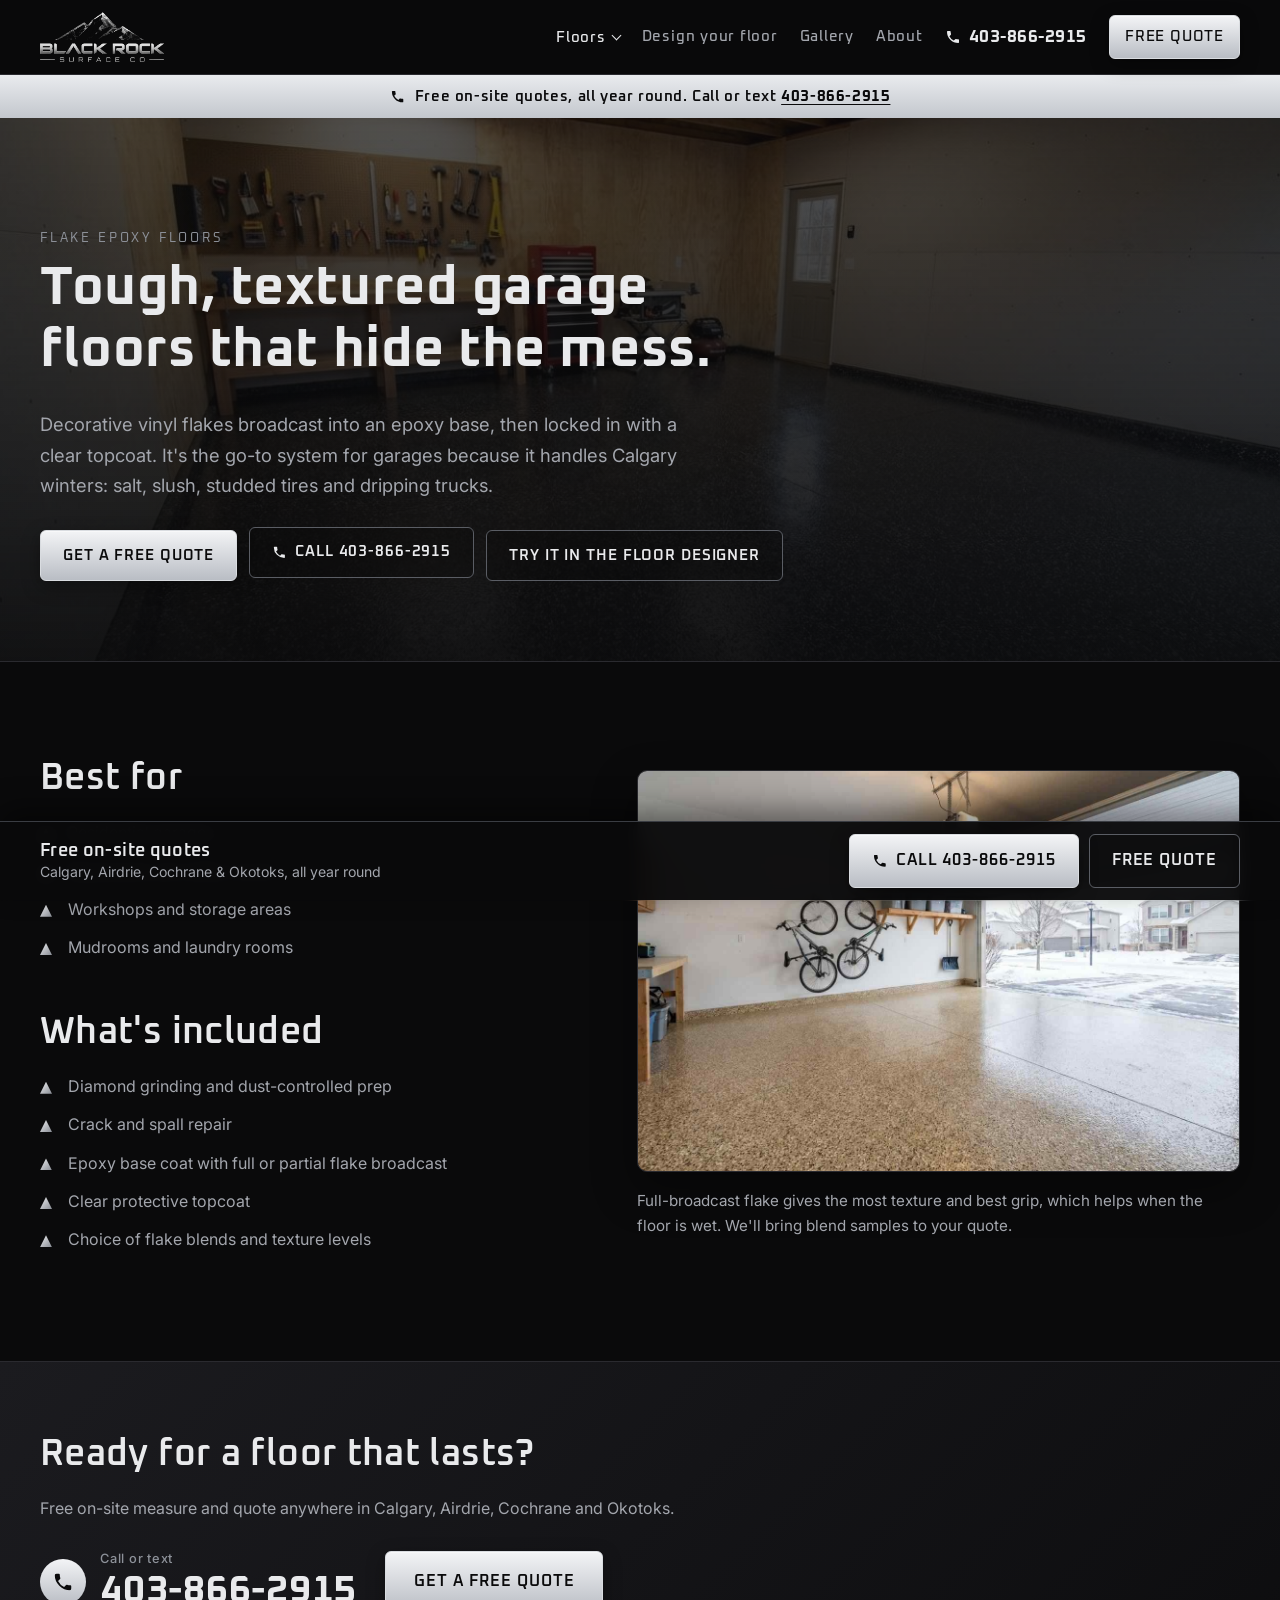
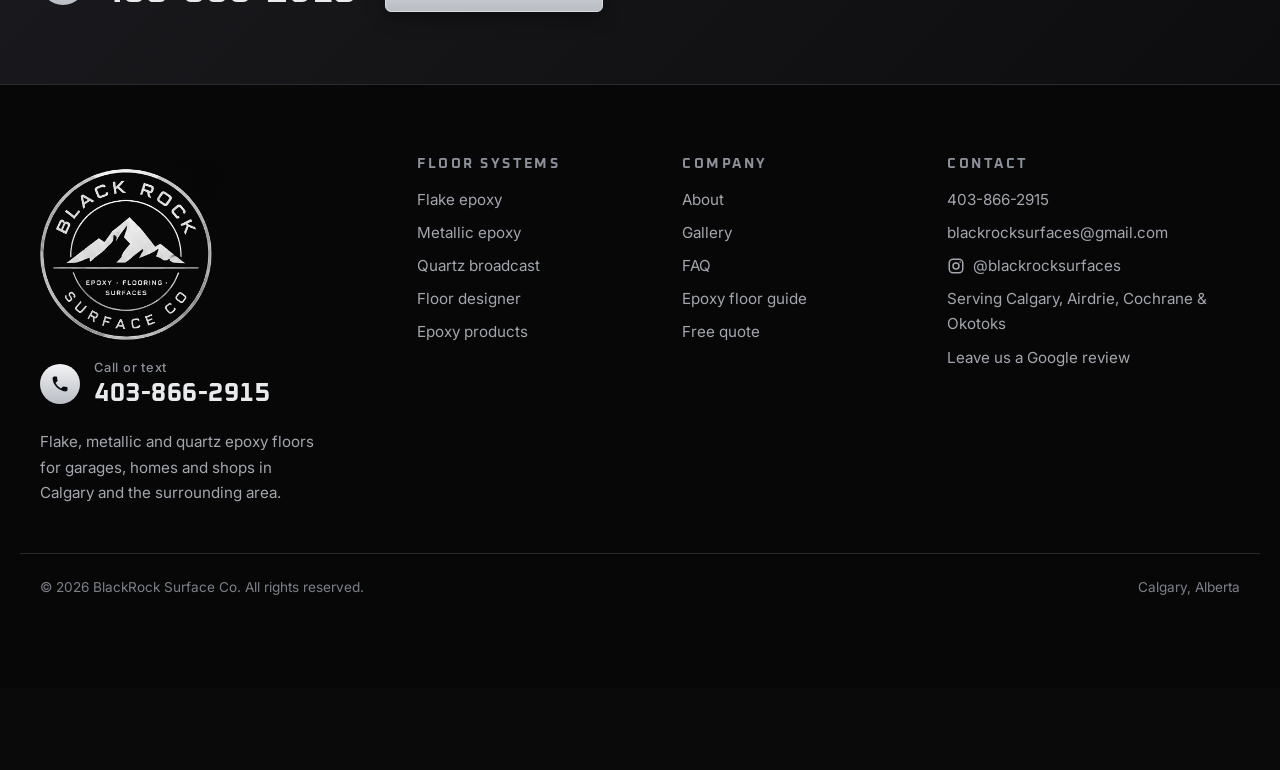
<file: flake.html>
<!doctype html>
<html lang="en">
<head>
<meta charset="utf-8">
<meta name="viewport" content="width=device-width, initial-scale=1">
<title>Flake Epoxy Garage Floors in Calgary | BlackRock Surface Co.</title>
<meta name="description" content="Durable flake epoxy garage and basement floors in Calgary. Diamond-ground prep and a clear protective topcoat.">
<link rel="icon" type="image/png" href="img/favicon.png">
<link rel="apple-touch-icon" href="img/apple-touch-icon.png">
<meta property="og:title" content="Flake Epoxy Garage Floors in Calgary | BlackRock Surface Co.">
<meta property="og:description" content="Durable flake epoxy garage and basement floors in Calgary. Diamond-ground prep and a clear protective topcoat.">
<meta property="og:image" content="https://blackrocksurfaces-ai.github.io/blackrock-website/img/garage.jpg">
<link rel="preconnect" href="https://fonts.googleapis.com">
<link rel="preconnect" href="https://fonts.gstatic.com" crossorigin>
<link href="https://fonts.googleapis.com/css2?family=Oxanium:wght@500;600;700&family=Inter:wght@400;500;600&display=swap" rel="stylesheet">
<link rel="stylesheet" href="styles.css?v=7fdf046c">
<link rel="canonical" href="https://blackrocksurfaces-ai.github.io/blackrock-website/flake.html">
<meta property="og:url" content="https://blackrocksurfaces-ai.github.io/blackrock-website/flake.html">
<meta property="og:type" content="website">
<meta property="og:site_name" content="BlackRock Surface Co.">
<meta property="og:locale" content="en_CA">
<meta name="twitter:card" content="summary_large_image">
<script type="application/ld+json">{"@context":"https://schema.org","@type":"HomeAndConstructionBusiness","@id":"https://blackrocksurfaces-ai.github.io/blackrock-website/#business","name":"Blackrock Surface Co.","alternateName":"BlackRock Surface Co.","description":"Epoxy flooring contractor in Calgary, Alberta. Flake, metallic and quartz epoxy floor systems for garages, basements and commercial spaces, with diamond-ground prep and free on-site quotes. Working year-round.","url":"https://blackrocksurfaces-ai.github.io/blackrock-website/","telephone":"+1-403-866-2915","email":"blackrocksurfaces@gmail.com","logo":"https://blackrocksurfaces-ai.github.io/blackrock-website/img/logo-full.png","image":"https://blackrocksurfaces-ai.github.io/blackrock-website/img/garage.jpg","address":{"@type":"PostalAddress","addressLocality":"Calgary","addressRegion":"AB","addressCountry":"CA"},"areaServed":[{"@type":"City","name":"Calgary","containedInPlace":{"@type":"State","name":"Alberta"}},{"@type":"City","name":"Airdrie","containedInPlace":{"@type":"State","name":"Alberta"}},{"@type":"City","name":"Cochrane","containedInPlace":{"@type":"State","name":"Alberta"}},{"@type":"City","name":"Okotoks","containedInPlace":{"@type":"State","name":"Alberta"}}],"sameAs":["https://www.instagram.com/blackrocksurfaces/","https://www.google.com/maps/place/?q=place_id:ChIJURMcHKCC4WMRsTeoS94xOvo"],"knowsAbout":["Epoxy flooring","Flake epoxy garage floors","Metallic epoxy floors","Quartz broadcast floors","Concrete grinding and crack repair"],"hasOfferCatalog":{"@type":"OfferCatalog","name":"Epoxy floor systems","itemListElement":[{"@type":"Offer","itemOffered":{"@type":"Service","name":"Flake epoxy floors","url":"https://blackrocksurfaces-ai.github.io/blackrock-website/flake.html"}},{"@type":"Offer","itemOffered":{"@type":"Service","name":"Metallic epoxy floors","url":"https://blackrocksurfaces-ai.github.io/blackrock-website/metallic.html"}},{"@type":"Offer","itemOffered":{"@type":"Service","name":"Quartz broadcast epoxy floors","url":"https://blackrocksurfaces-ai.github.io/blackrock-website/quartz.html"}}]}}</script>
</head>
<body>
<header class="site-header">
  <div class="wrap header-row">
    <a class="brand" href="index.html" aria-label="BlackRock Surface Co. home"><img src="img/logo-header.png" alt="Black Rock Surface Co"></a>
    <a class="header-call" href="tel:+14038662915"><svg class="ico-phone" viewBox="0 0 24 24" aria-hidden="true" fill="currentColor"><path d="M6.6 10.8a15.1 15.1 0 0 0 6.6 6.6l2.2-2.2a1 1 0 0 1 1-.25c1.1.37 2.3.57 3.6.57a1 1 0 0 1 1 1V20a1 1 0 0 1-1 1A17 17 0 0 1 3 4a1 1 0 0 1 1-1h3.5a1 1 0 0 1 1 1c0 1.25.2 2.45.57 3.6a1 1 0 0 1-.25 1z"/></svg>403-866-2915</a>
    <button class="nav-toggle" aria-expanded="false" aria-controls="nav">Menu</button>
    <nav id="nav" class="nav"><div class="nav-group"><button class="nav-drop current" type="button" aria-expanded="false" aria-controls="floors-menu">Floors</button><div class="nav-menu" id="floors-menu"><a href="flake.html" aria-current="page">Flake epoxy</a><a href="metallic.html">Metallic epoxy</a><a href="quartz.html">Quartz broadcast</a></div></div><a href="designer.html">Design your floor</a><a href="gallery.html">Gallery</a><a href="about.html">About</a><a class="nav-phone" href="tel:+14038662915"><svg class="ico-phone" viewBox="0 0 24 24" aria-hidden="true" fill="currentColor"><path d="M6.6 10.8a15.1 15.1 0 0 0 6.6 6.6l2.2-2.2a1 1 0 0 1 1-.25c1.1.37 2.3.57 3.6.57a1 1 0 0 1 1 1V20a1 1 0 0 1-1 1A17 17 0 0 1 3 4a1 1 0 0 1 1-1h3.5a1 1 0 0 1 1 1c0 1.25.2 2.45.57 3.6a1 1 0 0 1-.25 1z"/></svg>403-866-2915</a><a class="btn btn-sm" href="contact.html">Free Quote</a></nav>
  </div>
</header>
<div class="announce"><div class="wrap"><svg class="ico-phone" viewBox="0 0 24 24" aria-hidden="true" fill="currentColor"><path d="M6.6 10.8a15.1 15.1 0 0 0 6.6 6.6l2.2-2.2a1 1 0 0 1 1-.25c1.1.37 2.3.57 3.6.57a1 1 0 0 1 1 1V20a1 1 0 0 1-1 1A17 17 0 0 1 3 4a1 1 0 0 1 1-1h3.5a1 1 0 0 1 1 1c0 1.25.2 2.45.57 3.6a1 1 0 0 1-.25 1z"/></svg><span>Free on-site quotes, all year round. Call or text <a href="tel:+14038662915">403-866-2915</a></span></div></div>
<main>

<section class="page-hero" style="--img:url(img/floors/flake-charcoal.jpg)">
  <div class="wrap">
    <p class="eyebrow">Flake epoxy floors</p>
    <h1>Tough, textured garage floors that hide the mess.</h1>
    <p class="lead">Decorative vinyl flakes broadcast into an epoxy base, then locked in with a clear topcoat. It's the go-to system for garages because it handles Calgary winters: salt, slush, studded tires and dripping trucks.</p>
    <a class="btn" href="contact.html">Get a free quote</a>
    <a class="btn btn-ghost" href="tel:+14038662915"><svg class="ico-phone" viewBox="0 0 24 24" aria-hidden="true" fill="currentColor"><path d="M6.6 10.8a15.1 15.1 0 0 0 6.6 6.6l2.2-2.2a1 1 0 0 1 1-.25c1.1.37 2.3.57 3.6.57a1 1 0 0 1 1 1V20a1 1 0 0 1-1 1A17 17 0 0 1 3 4a1 1 0 0 1 1-1h3.5a1 1 0 0 1 1 1c0 1.25.2 2.45.57 3.6a1 1 0 0 1-.25 1z"/></svg>Call 403-866-2915</a>
    <a class="btn btn-ghost" href="designer.html">Try it in the floor designer</a>
  </div>
</section>
<section class="section">
  <div class="wrap split">
    <div>
      <h2>Best for</h2>
      <ul class="checks"><li>Residential garages</li><li>Basements and utility rooms</li><li>Workshops and storage areas</li><li>Mudrooms and laundry rooms</li></ul>
      <h2 class="mt">What's included</h2>
      <ul class="checks"><li>Diamond grinding and dust-controlled prep</li><li>Crack and spall repair</li><li>Epoxy base coat with full or partial flake broadcast</li><li>Clear protective topcoat</li><li>Choice of flake blends and texture levels</li></ul>
    </div>
    <div>
      <img class="rounded" src="img/floors/flake-tan.jpg" alt="Single-car garage with a tan and brown flake epoxy floor, door open to a snowy driveway" loading="lazy">
      <p class="note">Full-broadcast flake gives the most texture and best grip, which helps when the floor is wet. We'll bring blend samples to your quote.</p>
    </div>
  </div>
</section>

<section class="cta-band">
  <div class="wrap cta-inner">
    <div>
      <h2>Ready for a floor that lasts?</h2>
      <p>Free on-site measure and quote anywhere in Calgary, Airdrie, Cochrane and Okotoks.</p>
    </div>
    <div class="cta-call">
      <a class="big-phone" href="tel:+14038662915"><svg class="ico-phone" viewBox="0 0 24 24" aria-hidden="true" fill="currentColor"><path d="M6.6 10.8a15.1 15.1 0 0 0 6.6 6.6l2.2-2.2a1 1 0 0 1 1-.25c1.1.37 2.3.57 3.6.57a1 1 0 0 1 1 1V20a1 1 0 0 1-1 1A17 17 0 0 1 3 4a1 1 0 0 1 1-1h3.5a1 1 0 0 1 1 1c0 1.25.2 2.45.57 3.6a1 1 0 0 1-.25 1z"/></svg><span><small>Call or text</small>403-866-2915</span></a>
      <a class="btn btn-lg" href="contact.html">Get a free quote</a>
    </div>
  </div>
</section>

</main>
<footer class="site-footer">
  <div class="wrap footer-grid">
    <div class="footer-brand"><img class="footer-badge" src="img/logo-badge.png" alt="Black Rock Surface Co badge"><a class="big-phone footer-phone" href="tel:+14038662915"><svg class="ico-phone" viewBox="0 0 24 24" aria-hidden="true" fill="currentColor"><path d="M6.6 10.8a15.1 15.1 0 0 0 6.6 6.6l2.2-2.2a1 1 0 0 1 1-.25c1.1.37 2.3.57 3.6.57a1 1 0 0 1 1 1V20a1 1 0 0 1-1 1A17 17 0 0 1 3 4a1 1 0 0 1 1-1h3.5a1 1 0 0 1 1 1c0 1.25.2 2.45.57 3.6a1 1 0 0 1-.25 1z"/></svg><span><small>Call or text</small>403-866-2915</span></a><p>Flake, metallic and quartz epoxy floors for garages, homes and shops in Calgary and the surrounding area.</p></div>
    <div>
      <h4>Floor systems</h4>
      <a href="flake.html">Flake epoxy</a><a href="metallic.html">Metallic epoxy</a><a href="quartz.html">Quartz broadcast</a><a href="designer.html">Floor designer</a><a href="products.html">Epoxy products</a>
    </div>
    <div>
      <h4>Company</h4>
      <a href="about.html">About</a><a href="gallery.html">Gallery</a><a href="faq.html">FAQ</a><a href="guide.html">Epoxy floor guide</a><a href="contact.html">Free quote</a>
    </div>
    <div>
      <h4>Contact</h4>
      <a href="tel:+14038662915">403-866-2915</a><a href="mailto:blackrocksurfaces@gmail.com">blackrocksurfaces@gmail.com</a><a class="ig-link" href="https://www.instagram.com/blackrocksurfaces/" target="_blank" rel="noopener"><svg class="ig" viewBox="0 0 24 24" width="18" height="18" aria-hidden="true" fill="none" stroke="currentColor" stroke-width="2"><rect x="3" y="3" width="18" height="18" rx="5"/><circle cx="12" cy="12" r="4"/><circle cx="17.5" cy="6.5" r="1" fill="currentColor" stroke="none"/></svg>@blackrocksurfaces</a><span>Serving Calgary, Airdrie, Cochrane &amp; Okotoks</span><a href="https://g.page/r/CbE3qEveMTr6EBM/review" target="_blank" rel="noopener">Leave us a Google review</a>
    </div>
  </div>
  <div class="wrap legal"><div>&copy; <span id="yr"></span> BlackRock Surface Co. All rights reserved.</div><div>Calgary, Alberta</div></div>
</footer>
<div class="action-bar" role="region" aria-label="Call or get a free quote">
  <div class="wrap">
    <p>Free on-site quotes<span>Calgary, Airdrie, Cochrane &amp; Okotoks, all year round</span></p>
    <div class="acts"><a class="btn btn-call" href="tel:+14038662915"><svg class="ico-phone" viewBox="0 0 24 24" aria-hidden="true" fill="currentColor"><path d="M6.6 10.8a15.1 15.1 0 0 0 6.6 6.6l2.2-2.2a1 1 0 0 1 1-.25c1.1.37 2.3.57 3.6.57a1 1 0 0 1 1 1V20a1 1 0 0 1-1 1A17 17 0 0 1 3 4a1 1 0 0 1 1-1h3.5a1 1 0 0 1 1 1c0 1.25.2 2.45.57 3.6a1 1 0 0 1-.25 1z"/></svg><span class="lbl-long">Call 403-866-2915</span><span class="lbl-short">Call now</span></a><a class="btn btn-ghost btn-quote" href="contact.html">Free quote</a></div>
  </div>
</div>
<script src="site.js?v=781619b3"></script>
</body>
</html>
</file>
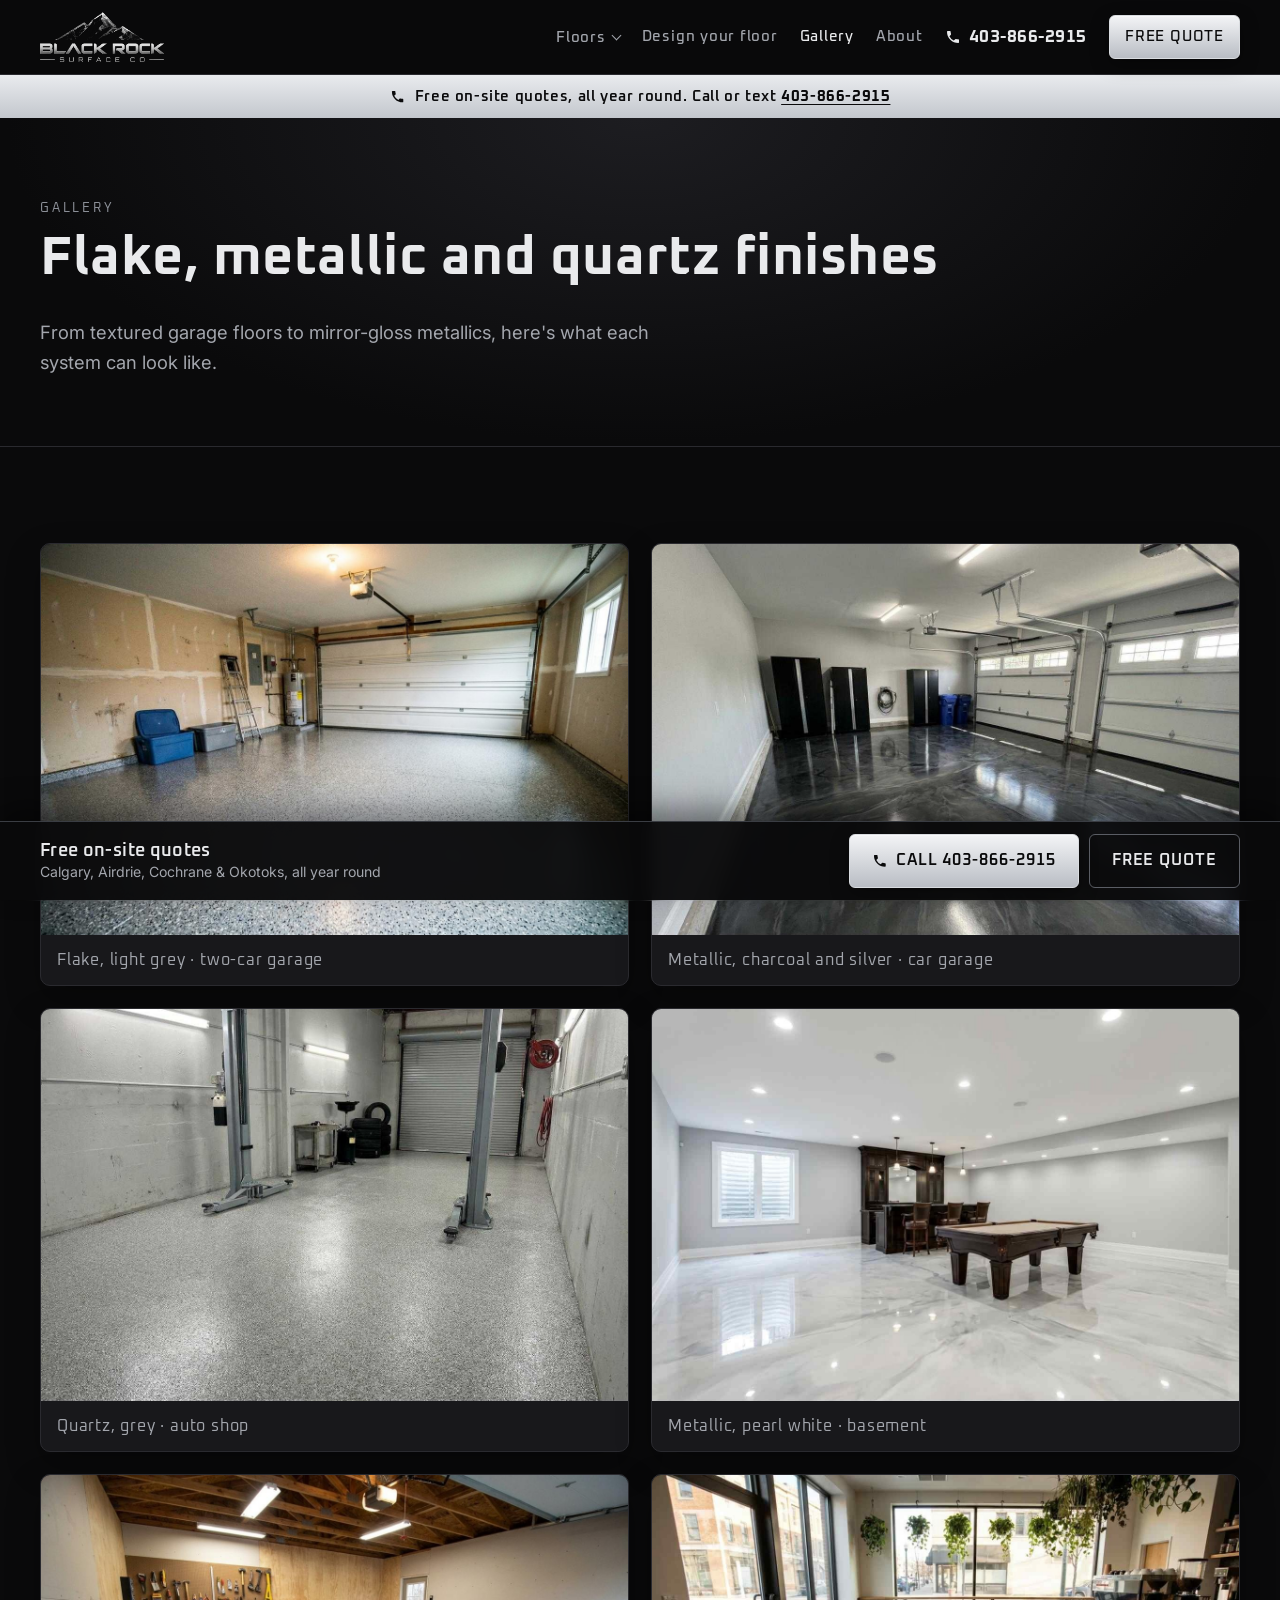
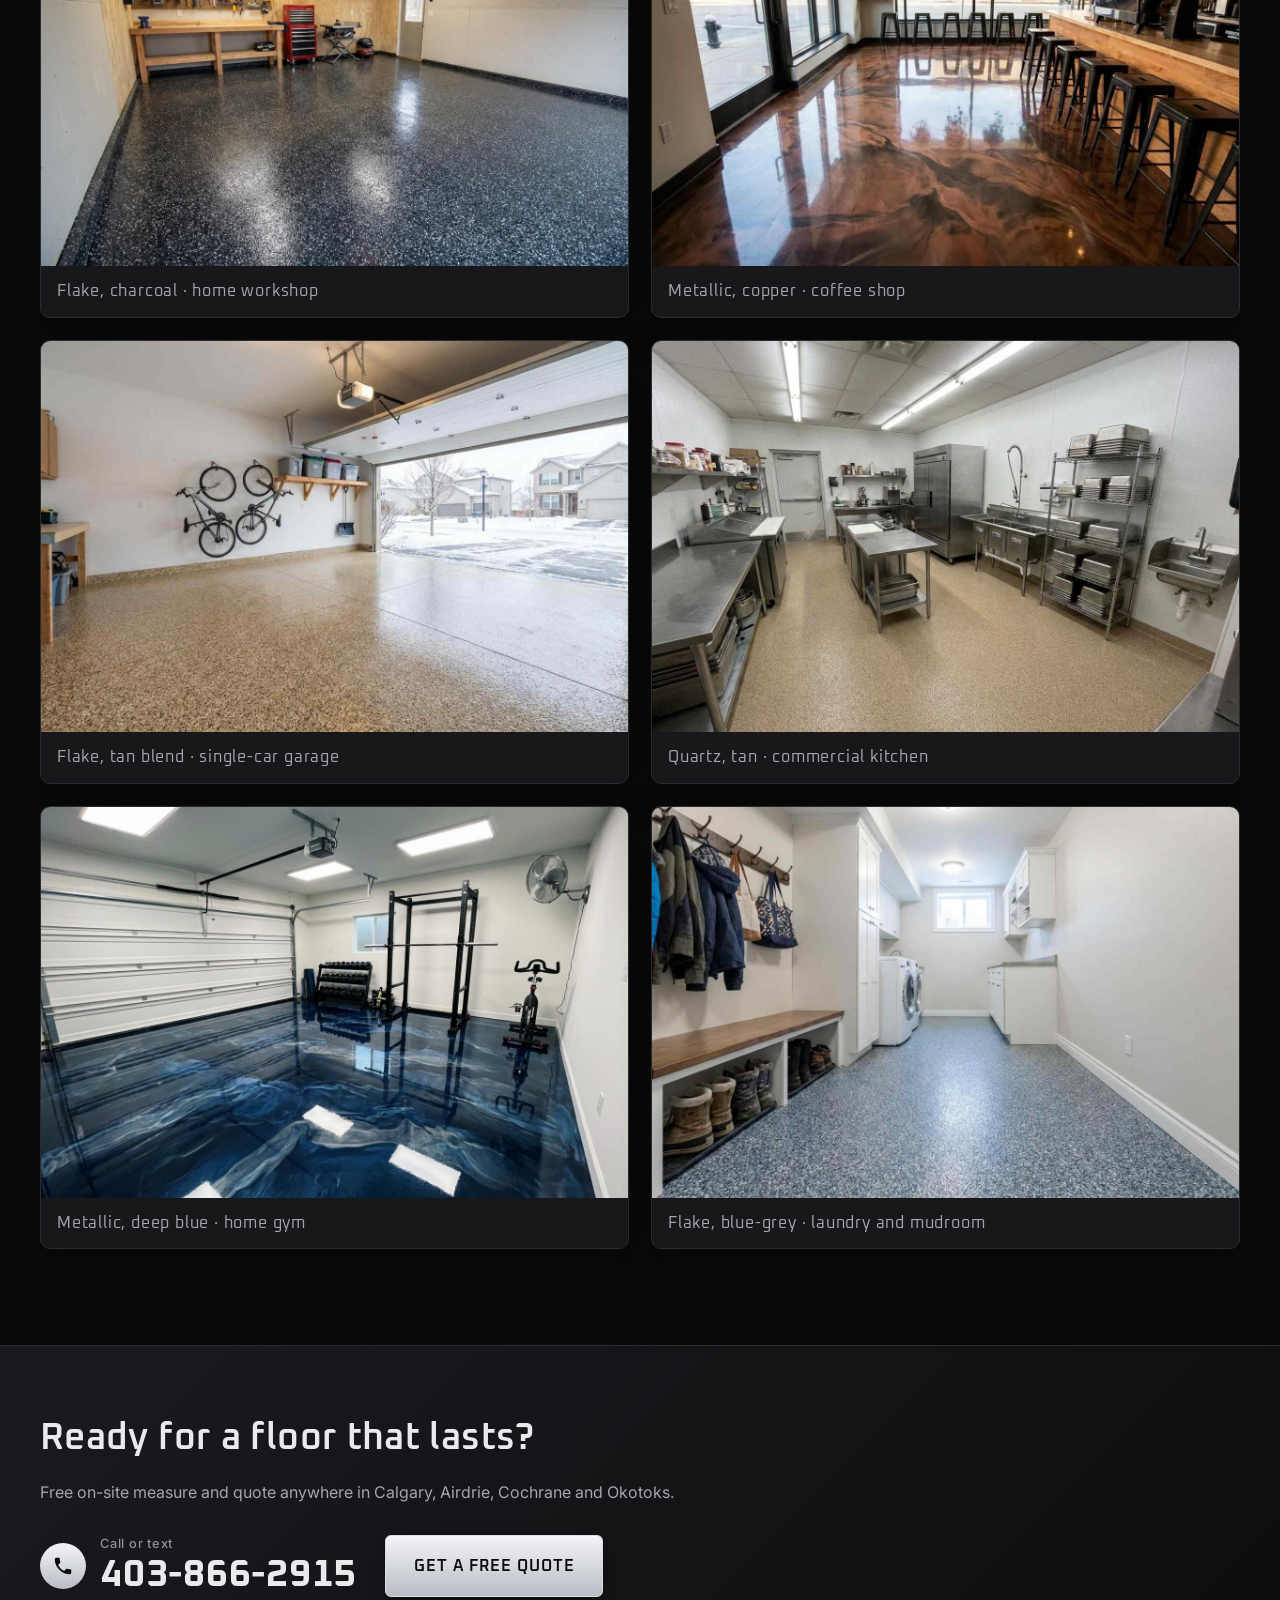
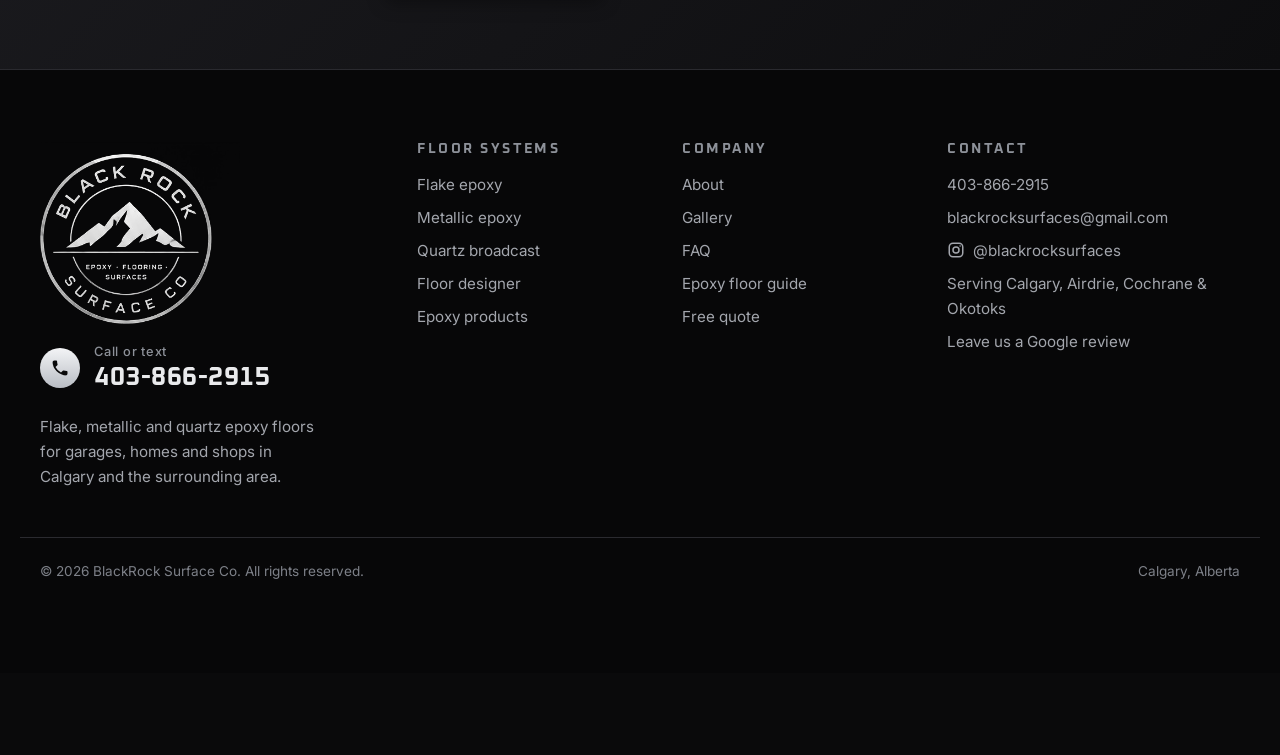
<file: gallery.html>
<!doctype html>
<html lang="en">
<head>
<meta charset="utf-8">
<meta name="viewport" content="width=device-width, initial-scale=1">
<title>Epoxy Floor Gallery | BlackRock Surface Co., Calgary</title>
<meta name="description" content="Flake, metallic and quartz epoxy floor finishes from BlackRock Surface Co. in Calgary. Free on-site quotes: 403-866-2915.">
<link rel="icon" type="image/png" href="img/favicon.png">
<link rel="apple-touch-icon" href="img/apple-touch-icon.png">
<meta property="og:title" content="Epoxy Floor Gallery | BlackRock Surface Co., Calgary">
<meta property="og:description" content="Flake, metallic and quartz epoxy floor finishes from BlackRock Surface Co. in Calgary. Free on-site quotes: 403-866-2915.">
<meta property="og:image" content="https://blackrocksurfaces-ai.github.io/blackrock-website/img/garage.jpg">
<link rel="preconnect" href="https://fonts.googleapis.com">
<link rel="preconnect" href="https://fonts.gstatic.com" crossorigin>
<link href="https://fonts.googleapis.com/css2?family=Oxanium:wght@500;600;700&family=Inter:wght@400;500;600&display=swap" rel="stylesheet">
<link rel="stylesheet" href="styles.css?v=7fdf046c">
<link rel="canonical" href="https://blackrocksurfaces-ai.github.io/blackrock-website/gallery.html">
<meta property="og:url" content="https://blackrocksurfaces-ai.github.io/blackrock-website/gallery.html">
<meta property="og:type" content="website">
<meta property="og:site_name" content="BlackRock Surface Co.">
<meta property="og:locale" content="en_CA">
<meta name="twitter:card" content="summary_large_image">
<script type="application/ld+json">{"@context":"https://schema.org","@type":"HomeAndConstructionBusiness","@id":"https://blackrocksurfaces-ai.github.io/blackrock-website/#business","name":"Blackrock Surface Co.","alternateName":"BlackRock Surface Co.","description":"Epoxy flooring contractor in Calgary, Alberta. Flake, metallic and quartz epoxy floor systems for garages, basements and commercial spaces, with diamond-ground prep and free on-site quotes. Working year-round.","url":"https://blackrocksurfaces-ai.github.io/blackrock-website/","telephone":"+1-403-866-2915","email":"blackrocksurfaces@gmail.com","logo":"https://blackrocksurfaces-ai.github.io/blackrock-website/img/logo-full.png","image":"https://blackrocksurfaces-ai.github.io/blackrock-website/img/garage.jpg","address":{"@type":"PostalAddress","addressLocality":"Calgary","addressRegion":"AB","addressCountry":"CA"},"areaServed":[{"@type":"City","name":"Calgary","containedInPlace":{"@type":"State","name":"Alberta"}},{"@type":"City","name":"Airdrie","containedInPlace":{"@type":"State","name":"Alberta"}},{"@type":"City","name":"Cochrane","containedInPlace":{"@type":"State","name":"Alberta"}},{"@type":"City","name":"Okotoks","containedInPlace":{"@type":"State","name":"Alberta"}}],"sameAs":["https://www.instagram.com/blackrocksurfaces/","https://www.google.com/maps/place/?q=place_id:ChIJURMcHKCC4WMRsTeoS94xOvo"],"knowsAbout":["Epoxy flooring","Flake epoxy garage floors","Metallic epoxy floors","Quartz broadcast floors","Concrete grinding and crack repair"],"hasOfferCatalog":{"@type":"OfferCatalog","name":"Epoxy floor systems","itemListElement":[{"@type":"Offer","itemOffered":{"@type":"Service","name":"Flake epoxy floors","url":"https://blackrocksurfaces-ai.github.io/blackrock-website/flake.html"}},{"@type":"Offer","itemOffered":{"@type":"Service","name":"Metallic epoxy floors","url":"https://blackrocksurfaces-ai.github.io/blackrock-website/metallic.html"}},{"@type":"Offer","itemOffered":{"@type":"Service","name":"Quartz broadcast epoxy floors","url":"https://blackrocksurfaces-ai.github.io/blackrock-website/quartz.html"}}]}}</script>
</head>
<body>
<header class="site-header">
  <div class="wrap header-row">
    <a class="brand" href="index.html" aria-label="BlackRock Surface Co. home"><img src="img/logo-header.png" alt="Black Rock Surface Co"></a>
    <a class="header-call" href="tel:+14038662915"><svg class="ico-phone" viewBox="0 0 24 24" aria-hidden="true" fill="currentColor"><path d="M6.6 10.8a15.1 15.1 0 0 0 6.6 6.6l2.2-2.2a1 1 0 0 1 1-.25c1.1.37 2.3.57 3.6.57a1 1 0 0 1 1 1V20a1 1 0 0 1-1 1A17 17 0 0 1 3 4a1 1 0 0 1 1-1h3.5a1 1 0 0 1 1 1c0 1.25.2 2.45.57 3.6a1 1 0 0 1-.25 1z"/></svg>403-866-2915</a>
    <button class="nav-toggle" aria-expanded="false" aria-controls="nav">Menu</button>
    <nav id="nav" class="nav"><div class="nav-group"><button class="nav-drop" type="button" aria-expanded="false" aria-controls="floors-menu">Floors</button><div class="nav-menu" id="floors-menu"><a href="flake.html">Flake epoxy</a><a href="metallic.html">Metallic epoxy</a><a href="quartz.html">Quartz broadcast</a></div></div><a href="designer.html">Design your floor</a><a href="gallery.html" aria-current="page">Gallery</a><a href="about.html">About</a><a class="nav-phone" href="tel:+14038662915"><svg class="ico-phone" viewBox="0 0 24 24" aria-hidden="true" fill="currentColor"><path d="M6.6 10.8a15.1 15.1 0 0 0 6.6 6.6l2.2-2.2a1 1 0 0 1 1-.25c1.1.37 2.3.57 3.6.57a1 1 0 0 1 1 1V20a1 1 0 0 1-1 1A17 17 0 0 1 3 4a1 1 0 0 1 1-1h3.5a1 1 0 0 1 1 1c0 1.25.2 2.45.57 3.6a1 1 0 0 1-.25 1z"/></svg>403-866-2915</a><a class="btn btn-sm" href="contact.html">Free Quote</a></nav>
  </div>
</header>
<div class="announce"><div class="wrap"><svg class="ico-phone" viewBox="0 0 24 24" aria-hidden="true" fill="currentColor"><path d="M6.6 10.8a15.1 15.1 0 0 0 6.6 6.6l2.2-2.2a1 1 0 0 1 1-.25c1.1.37 2.3.57 3.6.57a1 1 0 0 1 1 1V20a1 1 0 0 1-1 1A17 17 0 0 1 3 4a1 1 0 0 1 1-1h3.5a1 1 0 0 1 1 1c0 1.25.2 2.45.57 3.6a1 1 0 0 1-.25 1z"/></svg><span>Free on-site quotes, all year round. Call or text <a href="tel:+14038662915">403-866-2915</a></span></div></div>
<main>

<section class="page-hero short">
  <div class="wrap"><p class="eyebrow">Gallery</p><h1>Flake, metallic and quartz finishes</h1>
  <p class="lead">From textured garage floors to mirror-gloss metallics, here's what each system can look like.</p></div>
</section>
<section class="section">
  <div class="wrap gallery">
    <figure><img src="img/floors/flake-grey.jpg" alt="Two-car garage with a light grey, white and black flake epoxy floor" loading="lazy"><figcaption>Flake, light grey · two-car garage</figcaption></figure>
    <figure><img src="img/floors/metallic-charcoal.jpg" alt="Three-car garage with a charcoal and silver metallic epoxy floor" loading="lazy"><figcaption>Metallic, charcoal and silver · car garage</figcaption></figure>
    <figure><img src="img/floors/quartz-grey.jpg" alt="Auto repair bay with a grey quartz broadcast floor" loading="lazy"><figcaption>Quartz, grey · auto shop</figcaption></figure>
    <figure><img src="img/floors/metallic-white.jpg" alt="Finished basement with a bar and pool table on a white marble-look metallic epoxy floor" loading="lazy"><figcaption>Metallic, pearl white · basement</figcaption></figure>
    <figure><img src="img/floors/flake-charcoal.jpg" alt="Home workshop with a wooden workbench and a dark charcoal flake epoxy floor" loading="lazy"><figcaption>Flake, charcoal · home workshop</figcaption></figure>
    <figure><img src="img/floors/metallic-copper.jpg" alt="Coffee shop with a copper and bronze metallic epoxy floor" loading="lazy"><figcaption>Metallic, copper · coffee shop</figcaption></figure>
    <figure><img src="img/floors/flake-tan.jpg" alt="Single-car garage with a tan and brown flake epoxy floor, door open to a snowy driveway" loading="lazy"><figcaption>Flake, tan blend · single-car garage</figcaption></figure>
    <figure><img src="img/floors/quartz-tan.jpg" alt="Restaurant kitchen with a tan quartz broadcast floor and cove base" loading="lazy"><figcaption>Quartz, tan · commercial kitchen</figcaption></figure>
    <figure><img src="img/floors/metallic-blue.jpg" alt="Garage home gym with a deep blue metallic epoxy floor" loading="lazy"><figcaption>Metallic, deep blue · home gym</figcaption></figure>
    <figure><img src="img/floors/flake-blue.jpg" alt="Basement laundry and mudroom with a blue-grey flake epoxy floor" loading="lazy"><figcaption>Flake, blue-grey · laundry and mudroom</figcaption></figure>
  </div>
</section>

<section class="cta-band">
  <div class="wrap cta-inner">
    <div>
      <h2>Ready for a floor that lasts?</h2>
      <p>Free on-site measure and quote anywhere in Calgary, Airdrie, Cochrane and Okotoks.</p>
    </div>
    <div class="cta-call">
      <a class="big-phone" href="tel:+14038662915"><svg class="ico-phone" viewBox="0 0 24 24" aria-hidden="true" fill="currentColor"><path d="M6.6 10.8a15.1 15.1 0 0 0 6.6 6.6l2.2-2.2a1 1 0 0 1 1-.25c1.1.37 2.3.57 3.6.57a1 1 0 0 1 1 1V20a1 1 0 0 1-1 1A17 17 0 0 1 3 4a1 1 0 0 1 1-1h3.5a1 1 0 0 1 1 1c0 1.25.2 2.45.57 3.6a1 1 0 0 1-.25 1z"/></svg><span><small>Call or text</small>403-866-2915</span></a>
      <a class="btn btn-lg" href="contact.html">Get a free quote</a>
    </div>
  </div>
</section>

</main>
<footer class="site-footer">
  <div class="wrap footer-grid">
    <div class="footer-brand"><img class="footer-badge" src="img/logo-badge.png" alt="Black Rock Surface Co badge"><a class="big-phone footer-phone" href="tel:+14038662915"><svg class="ico-phone" viewBox="0 0 24 24" aria-hidden="true" fill="currentColor"><path d="M6.6 10.8a15.1 15.1 0 0 0 6.6 6.6l2.2-2.2a1 1 0 0 1 1-.25c1.1.37 2.3.57 3.6.57a1 1 0 0 1 1 1V20a1 1 0 0 1-1 1A17 17 0 0 1 3 4a1 1 0 0 1 1-1h3.5a1 1 0 0 1 1 1c0 1.25.2 2.45.57 3.6a1 1 0 0 1-.25 1z"/></svg><span><small>Call or text</small>403-866-2915</span></a><p>Flake, metallic and quartz epoxy floors for garages, homes and shops in Calgary and the surrounding area.</p></div>
    <div>
      <h4>Floor systems</h4>
      <a href="flake.html">Flake epoxy</a><a href="metallic.html">Metallic epoxy</a><a href="quartz.html">Quartz broadcast</a><a href="designer.html">Floor designer</a><a href="products.html">Epoxy products</a>
    </div>
    <div>
      <h4>Company</h4>
      <a href="about.html">About</a><a href="gallery.html">Gallery</a><a href="faq.html">FAQ</a><a href="guide.html">Epoxy floor guide</a><a href="contact.html">Free quote</a>
    </div>
    <div>
      <h4>Contact</h4>
      <a href="tel:+14038662915">403-866-2915</a><a href="mailto:blackrocksurfaces@gmail.com">blackrocksurfaces@gmail.com</a><a class="ig-link" href="https://www.instagram.com/blackrocksurfaces/" target="_blank" rel="noopener"><svg class="ig" viewBox="0 0 24 24" width="18" height="18" aria-hidden="true" fill="none" stroke="currentColor" stroke-width="2"><rect x="3" y="3" width="18" height="18" rx="5"/><circle cx="12" cy="12" r="4"/><circle cx="17.5" cy="6.5" r="1" fill="currentColor" stroke="none"/></svg>@blackrocksurfaces</a><span>Serving Calgary, Airdrie, Cochrane &amp; Okotoks</span><a href="https://g.page/r/CbE3qEveMTr6EBM/review" target="_blank" rel="noopener">Leave us a Google review</a>
    </div>
  </div>
  <div class="wrap legal"><div>&copy; <span id="yr"></span> BlackRock Surface Co. All rights reserved.</div><div>Calgary, Alberta</div></div>
</footer>
<div class="action-bar" role="region" aria-label="Call or get a free quote">
  <div class="wrap">
    <p>Free on-site quotes<span>Calgary, Airdrie, Cochrane &amp; Okotoks, all year round</span></p>
    <div class="acts"><a class="btn btn-call" href="tel:+14038662915"><svg class="ico-phone" viewBox="0 0 24 24" aria-hidden="true" fill="currentColor"><path d="M6.6 10.8a15.1 15.1 0 0 0 6.6 6.6l2.2-2.2a1 1 0 0 1 1-.25c1.1.37 2.3.57 3.6.57a1 1 0 0 1 1 1V20a1 1 0 0 1-1 1A17 17 0 0 1 3 4a1 1 0 0 1 1-1h3.5a1 1 0 0 1 1 1c0 1.25.2 2.45.57 3.6a1 1 0 0 1-.25 1z"/></svg><span class="lbl-long">Call 403-866-2915</span><span class="lbl-short">Call now</span></a><a class="btn btn-ghost btn-quote" href="contact.html">Free quote</a></div>
  </div>
</div>
<script src="site.js?v=781619b3"></script>
</body>
</html>
</file>
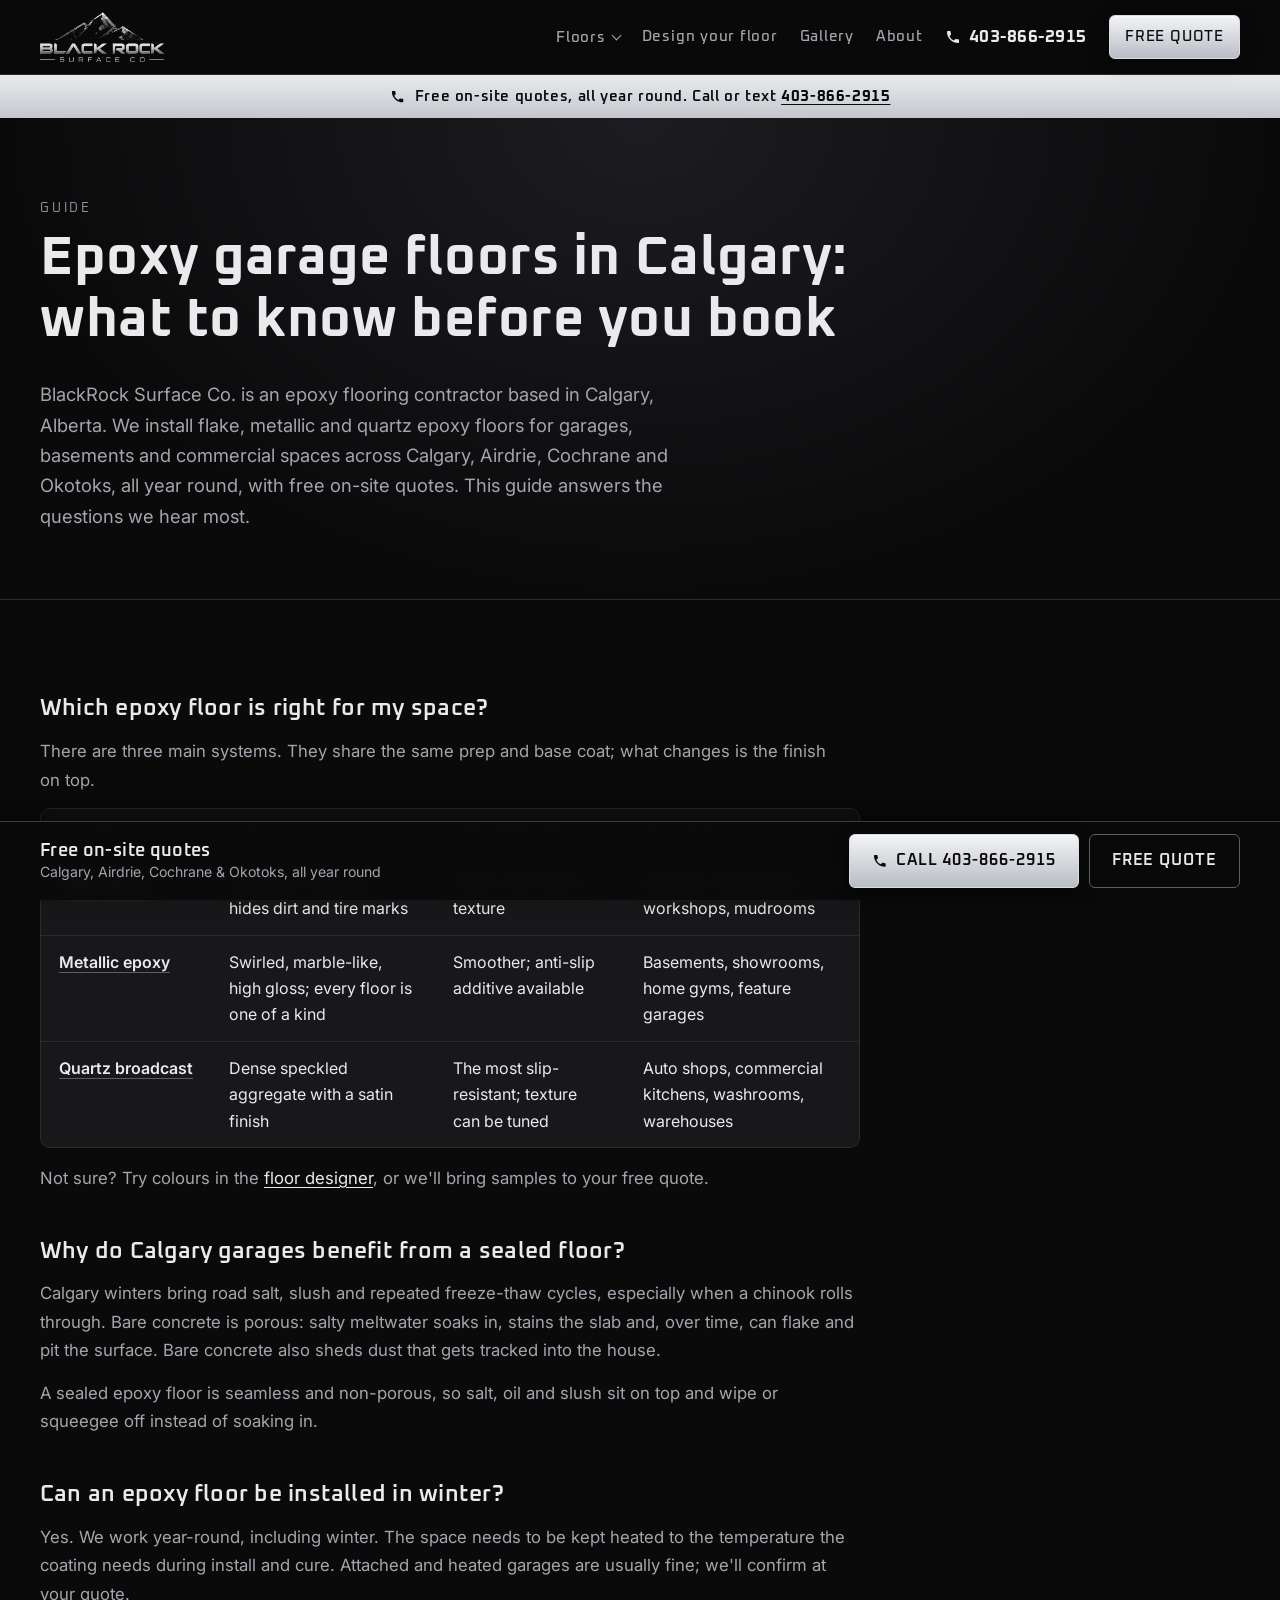
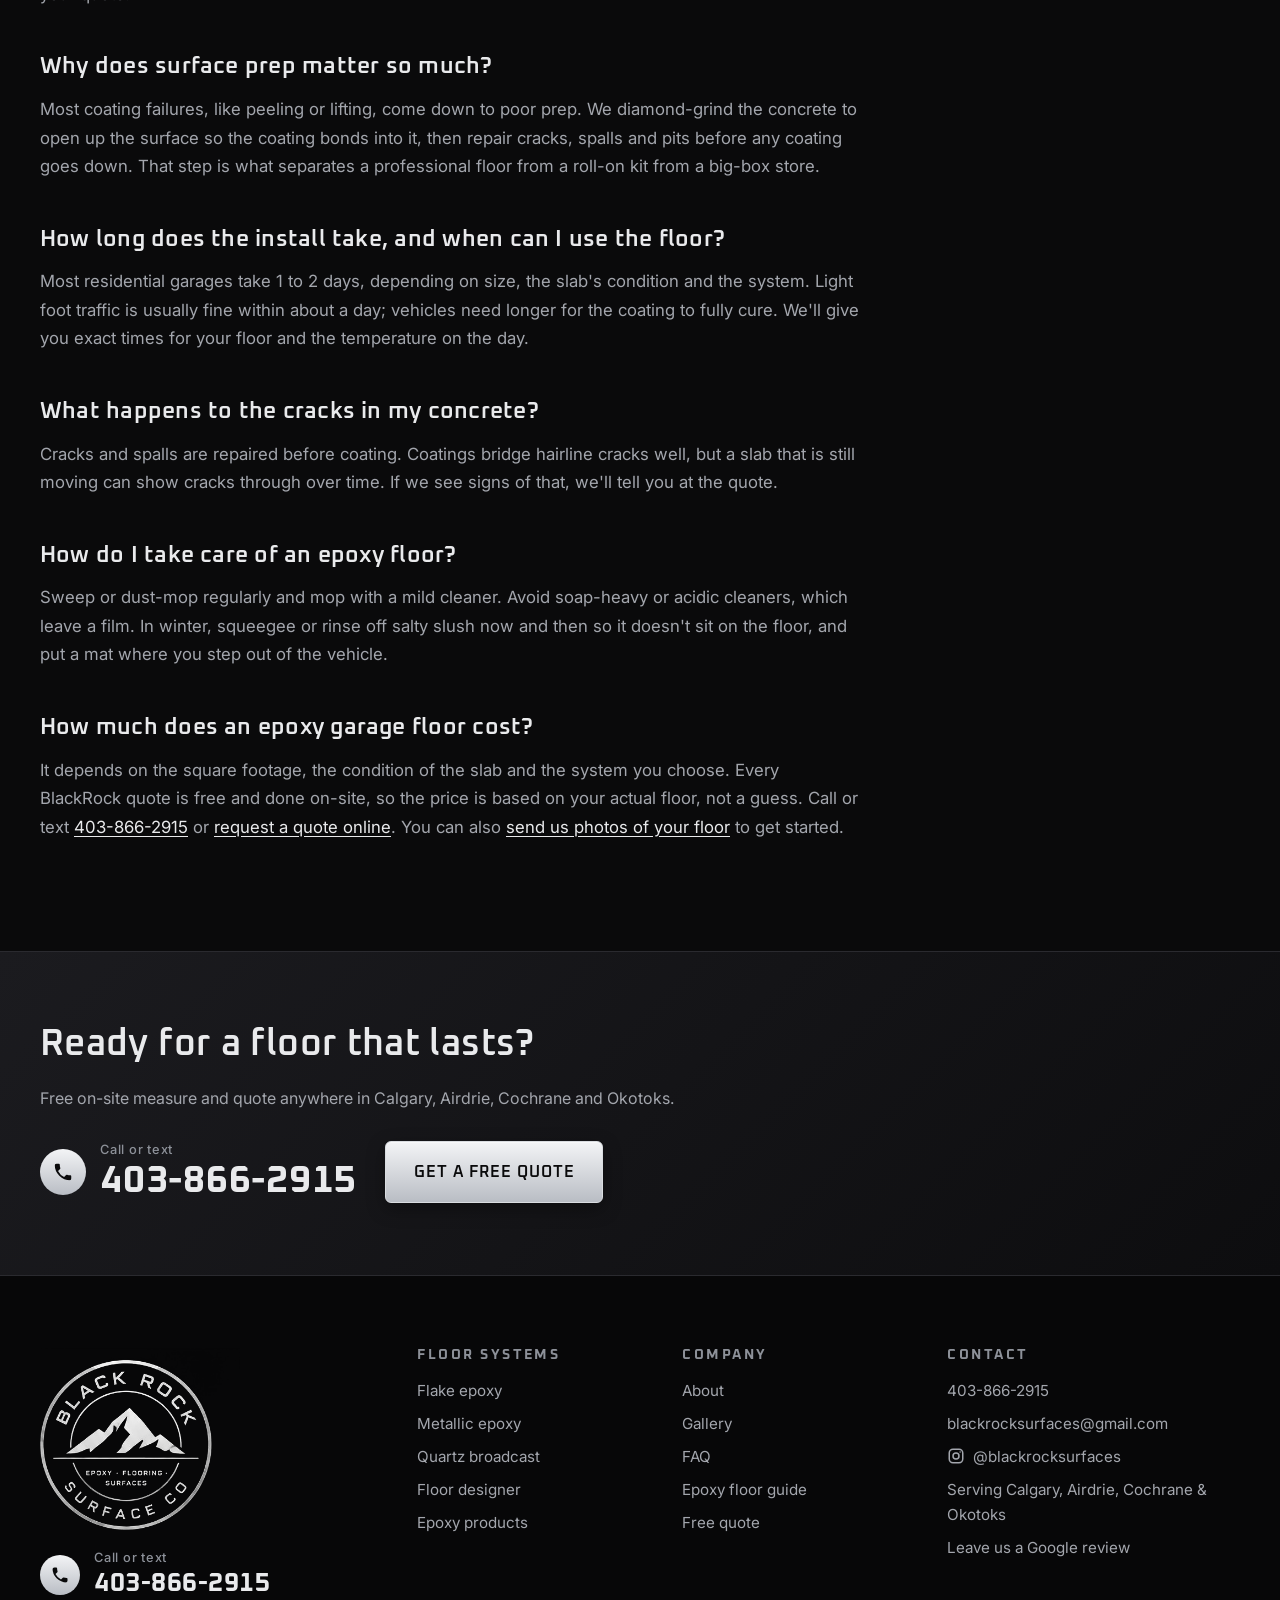
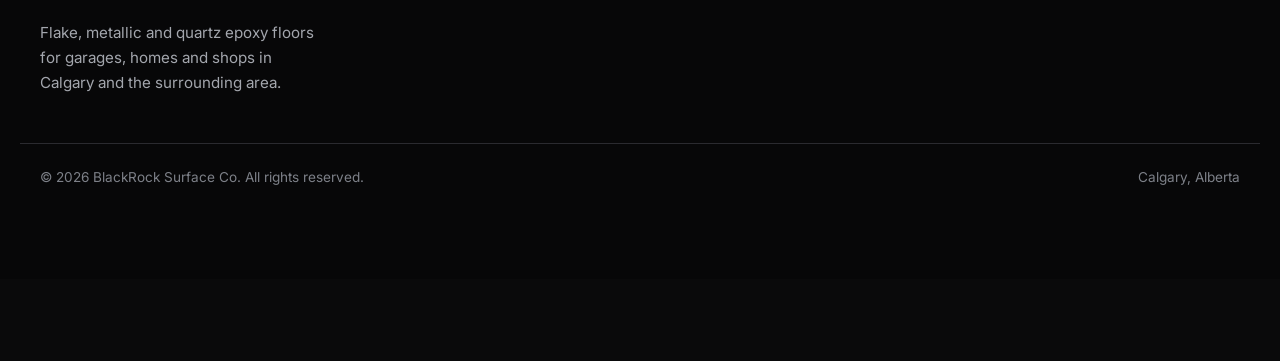
<file: guide.html>
<!doctype html>
<html lang="en">
<head>
<meta charset="utf-8">
<meta name="viewport" content="width=device-width, initial-scale=1">
<title>Epoxy Garage Floors in Calgary: A Homeowner’s Guide | BlackRock Surface Co.</title>
<meta name="description" content="What Calgary homeowners should know about epoxy garage floors: flake vs metallic vs quartz, winter installs, road salt, prep, cure time, care and cost.">
<link rel="icon" type="image/png" href="img/favicon.png">
<link rel="apple-touch-icon" href="img/apple-touch-icon.png">
<meta property="og:title" content="Epoxy Garage Floors in Calgary: A Homeowner’s Guide | BlackRock Surface Co.">
<meta property="og:description" content="What Calgary homeowners should know about epoxy garage floors: flake vs metallic vs quartz, winter installs, road salt, prep, cure time, care and cost.">
<meta property="og:image" content="https://blackrocksurfaces-ai.github.io/blackrock-website/img/garage.jpg">
<link rel="preconnect" href="https://fonts.googleapis.com">
<link rel="preconnect" href="https://fonts.gstatic.com" crossorigin>
<link href="https://fonts.googleapis.com/css2?family=Oxanium:wght@500;600;700&family=Inter:wght@400;500;600&display=swap" rel="stylesheet">
<link rel="stylesheet" href="styles.css?v=7fdf046c">
<link rel="canonical" href="https://blackrocksurfaces-ai.github.io/blackrock-website/guide.html">
<meta property="og:url" content="https://blackrocksurfaces-ai.github.io/blackrock-website/guide.html">
<meta property="og:type" content="website">
<meta property="og:site_name" content="BlackRock Surface Co.">
<meta property="og:locale" content="en_CA">
<meta name="twitter:card" content="summary_large_image">
<script type="application/ld+json">{"@context":"https://schema.org","@type":"HomeAndConstructionBusiness","@id":"https://blackrocksurfaces-ai.github.io/blackrock-website/#business","name":"Blackrock Surface Co.","alternateName":"BlackRock Surface Co.","description":"Epoxy flooring contractor in Calgary, Alberta. Flake, metallic and quartz epoxy floor systems for garages, basements and commercial spaces, with diamond-ground prep and free on-site quotes. Working year-round.","url":"https://blackrocksurfaces-ai.github.io/blackrock-website/","telephone":"+1-403-866-2915","email":"blackrocksurfaces@gmail.com","logo":"https://blackrocksurfaces-ai.github.io/blackrock-website/img/logo-full.png","image":"https://blackrocksurfaces-ai.github.io/blackrock-website/img/garage.jpg","address":{"@type":"PostalAddress","addressLocality":"Calgary","addressRegion":"AB","addressCountry":"CA"},"areaServed":[{"@type":"City","name":"Calgary","containedInPlace":{"@type":"State","name":"Alberta"}},{"@type":"City","name":"Airdrie","containedInPlace":{"@type":"State","name":"Alberta"}},{"@type":"City","name":"Cochrane","containedInPlace":{"@type":"State","name":"Alberta"}},{"@type":"City","name":"Okotoks","containedInPlace":{"@type":"State","name":"Alberta"}}],"sameAs":["https://www.instagram.com/blackrocksurfaces/","https://www.google.com/maps/place/?q=place_id:ChIJURMcHKCC4WMRsTeoS94xOvo"],"knowsAbout":["Epoxy flooring","Flake epoxy garage floors","Metallic epoxy floors","Quartz broadcast floors","Concrete grinding and crack repair"],"hasOfferCatalog":{"@type":"OfferCatalog","name":"Epoxy floor systems","itemListElement":[{"@type":"Offer","itemOffered":{"@type":"Service","name":"Flake epoxy floors","url":"https://blackrocksurfaces-ai.github.io/blackrock-website/flake.html"}},{"@type":"Offer","itemOffered":{"@type":"Service","name":"Metallic epoxy floors","url":"https://blackrocksurfaces-ai.github.io/blackrock-website/metallic.html"}},{"@type":"Offer","itemOffered":{"@type":"Service","name":"Quartz broadcast epoxy floors","url":"https://blackrocksurfaces-ai.github.io/blackrock-website/quartz.html"}}]}}</script>
<script type="application/ld+json">{"@context":"https://schema.org","@type":"FAQPage","mainEntity":[{"@type":"Question","name":"Which epoxy floor is right for my space?","acceptedAnswer":{"@type":"Answer","text":"There are three main systems. They share the same prep and base coat; what changes is the finish on top. Flake epoxy: speckled and textured, hides dirt, good grip; best for garages, basements, workshops and mudrooms. Metallic epoxy: swirled, marble-like, high gloss; best for basements, showrooms and feature garages. Quartz broadcast: the most slip-resistant; best for auto shops, commercial kitchens, washrooms and warehouses."}},{"@type":"Question","name":"Why do Calgary garages benefit from a sealed floor?","acceptedAnswer":{"@type":"Answer","text":"Calgary winters bring road salt, slush and repeated freeze-thaw cycles, especially when a chinook rolls through. Bare concrete is porous: salty meltwater soaks in, stains the slab and, over time, can flake and pit the surface. Bare concrete also sheds dust that gets tracked into the house. A sealed epoxy floor is seamless and non-porous, so salt, oil and slush sit on top and wipe or squeegee off instead of soaking in."}},{"@type":"Question","name":"Can an epoxy floor be installed in winter?","acceptedAnswer":{"@type":"Answer","text":"Yes. We work year-round, including winter. The space needs to be kept heated to the temperature the coating needs during install and cure. Attached and heated garages are usually fine; we'll confirm at your quote."}},{"@type":"Question","name":"Why does surface prep matter so much?","acceptedAnswer":{"@type":"Answer","text":"Most coating failures, like peeling or lifting, come down to poor prep. We diamond-grind the concrete to open up the surface so the coating bonds into it, then repair cracks, spalls and pits before any coating goes down. That step is what separates a professional floor from a roll-on kit from a big-box store."}},{"@type":"Question","name":"How long does the install take, and when can I use the floor?","acceptedAnswer":{"@type":"Answer","text":"Most residential garages take 1 to 2 days, depending on size, the slab's condition and the system. Light foot traffic is usually fine within about a day; vehicles need longer for the coating to fully cure. We'll give you exact times for your floor and the temperature on the day."}},{"@type":"Question","name":"What happens to the cracks in my concrete?","acceptedAnswer":{"@type":"Answer","text":"Cracks and spalls are repaired before coating. Coatings bridge hairline cracks well, but a slab that is still moving can show cracks through over time. If we see signs of that, we'll tell you at the quote."}},{"@type":"Question","name":"How do I take care of an epoxy floor?","acceptedAnswer":{"@type":"Answer","text":"Sweep or dust-mop regularly and mop with a mild cleaner. Avoid soap-heavy or acidic cleaners, which leave a film. In winter, squeegee or rinse off salty slush now and then so it doesn't sit on the floor, and put a mat where you step out of the vehicle."}},{"@type":"Question","name":"How much does an epoxy garage floor cost?","acceptedAnswer":{"@type":"Answer","text":"It depends on the square footage, the condition of the slab and the system you choose. Every BlackRock quote is free and done on-site, so the price is based on your actual floor, not a guess. Call or text 403-866-2915 or request a quote online. You can also send us photos of your floor to get started."}}]}</script>
</head>
<body>
<header class="site-header">
  <div class="wrap header-row">
    <a class="brand" href="index.html" aria-label="BlackRock Surface Co. home"><img src="img/logo-header.png" alt="Black Rock Surface Co"></a>
    <a class="header-call" href="tel:+14038662915"><svg class="ico-phone" viewBox="0 0 24 24" aria-hidden="true" fill="currentColor"><path d="M6.6 10.8a15.1 15.1 0 0 0 6.6 6.6l2.2-2.2a1 1 0 0 1 1-.25c1.1.37 2.3.57 3.6.57a1 1 0 0 1 1 1V20a1 1 0 0 1-1 1A17 17 0 0 1 3 4a1 1 0 0 1 1-1h3.5a1 1 0 0 1 1 1c0 1.25.2 2.45.57 3.6a1 1 0 0 1-.25 1z"/></svg>403-866-2915</a>
    <button class="nav-toggle" aria-expanded="false" aria-controls="nav">Menu</button>
    <nav id="nav" class="nav"><div class="nav-group"><button class="nav-drop" type="button" aria-expanded="false" aria-controls="floors-menu">Floors</button><div class="nav-menu" id="floors-menu"><a href="flake.html">Flake epoxy</a><a href="metallic.html">Metallic epoxy</a><a href="quartz.html">Quartz broadcast</a></div></div><a href="designer.html">Design your floor</a><a href="gallery.html">Gallery</a><a href="about.html">About</a><a class="nav-phone" href="tel:+14038662915"><svg class="ico-phone" viewBox="0 0 24 24" aria-hidden="true" fill="currentColor"><path d="M6.6 10.8a15.1 15.1 0 0 0 6.6 6.6l2.2-2.2a1 1 0 0 1 1-.25c1.1.37 2.3.57 3.6.57a1 1 0 0 1 1 1V20a1 1 0 0 1-1 1A17 17 0 0 1 3 4a1 1 0 0 1 1-1h3.5a1 1 0 0 1 1 1c0 1.25.2 2.45.57 3.6a1 1 0 0 1-.25 1z"/></svg>403-866-2915</a><a class="btn btn-sm" href="contact.html">Free Quote</a></nav>
  </div>
</header>
<div class="announce"><div class="wrap"><svg class="ico-phone" viewBox="0 0 24 24" aria-hidden="true" fill="currentColor"><path d="M6.6 10.8a15.1 15.1 0 0 0 6.6 6.6l2.2-2.2a1 1 0 0 1 1-.25c1.1.37 2.3.57 3.6.57a1 1 0 0 1 1 1V20a1 1 0 0 1-1 1A17 17 0 0 1 3 4a1 1 0 0 1 1-1h3.5a1 1 0 0 1 1 1c0 1.25.2 2.45.57 3.6a1 1 0 0 1-.25 1z"/></svg><span>Free on-site quotes, all year round. Call or text <a href="tel:+14038662915">403-866-2915</a></span></div></div>
<main>

<section class="page-hero short">
  <div class="wrap"><p class="eyebrow">Guide</p><h1>Epoxy garage floors in Calgary: what to know before you book</h1>
  <p class="lead">BlackRock Surface Co. is an epoxy flooring contractor based in Calgary, Alberta. We install flake, metallic and quartz epoxy floors for garages, basements and commercial spaces across Calgary, Airdrie, Cochrane and Okotoks, all year round, with free on-site quotes. This guide answers the questions we hear most.</p></div>
</section>

<section class="section guide">
  <div class="wrap prose-guide">

    <h2 id="which-system">Which epoxy floor is right for my space?</h2>
    <p>There are three main systems. They share the same prep and base coat; what changes is the finish on top.</p>
    <div class="table-scroll">
      <table>
        <thead><tr><th>System</th><th>Look</th><th>Grip when wet</th><th>Best for</th></tr></thead>
        <tbody>
          <tr><td><a href="flake.html">Flake epoxy</a></td><td>Speckled, textured; hides dirt and tire marks</td><td>Good, with built-in texture</td><td>Garages, basements, workshops, mudrooms</td></tr>
          <tr><td><a href="metallic.html">Metallic epoxy</a></td><td>Swirled, marble-like, high gloss; every floor is one of a kind</td><td>Smoother; anti-slip additive available</td><td>Basements, showrooms, home gyms, feature garages</td></tr>
          <tr><td><a href="quartz.html">Quartz broadcast</a></td><td>Dense speckled aggregate with a satin finish</td><td>The most slip-resistant; texture can be tuned</td><td>Auto shops, commercial kitchens, washrooms, warehouses</td></tr>
        </tbody>
      </table>
    </div>
    <p>Not sure? Try colours in the <a href="designer.html">floor designer</a>, or we'll bring samples to your free quote.</p>

    <h2 id="calgary-winters">Why do Calgary garages benefit from a sealed floor?</h2>
    <p>Calgary winters bring road salt, slush and repeated freeze-thaw cycles, especially when a chinook rolls through. Bare concrete is porous: salty meltwater soaks in, stains the slab and, over time, can flake and pit the surface. Bare concrete also sheds dust that gets tracked into the house.</p>
    <p>A sealed epoxy floor is seamless and non-porous, so salt, oil and slush sit on top and wipe or squeegee off instead of soaking in.</p>

    <h2 id="winter-install">Can an epoxy floor be installed in winter?</h2>
    <p>Yes. We work year-round, including winter. The space needs to be kept heated to the temperature the coating needs during install and cure. Attached and heated garages are usually fine; we'll confirm at your quote.</p>

    <h2 id="prep">Why does surface prep matter so much?</h2>
    <p>Most coating failures, like peeling or lifting, come down to poor prep. We diamond-grind the concrete to open up the surface so the coating bonds into it, then repair cracks, spalls and pits before any coating goes down. That step is what separates a professional floor from a roll-on kit from a big-box store.</p>

    <h2 id="how-long">How long does the install take, and when can I use the floor?</h2>
    <p>Most residential garages take 1 to 2 days, depending on size, the slab's condition and the system. Light foot traffic is usually fine within about a day; vehicles need longer for the coating to fully cure. We'll give you exact times for your floor and the temperature on the day.</p>

    <h2 id="cracks">What happens to the cracks in my concrete?</h2>
    <p>Cracks and spalls are repaired before coating. Coatings bridge hairline cracks well, but a slab that is still moving can show cracks through over time. If we see signs of that, we'll tell you at the quote.</p>

    <h2 id="care">How do I take care of an epoxy floor?</h2>
    <p>Sweep or dust-mop regularly and mop with a mild cleaner. Avoid soap-heavy or acidic cleaners, which leave a film. In winter, squeegee or rinse off salty slush now and then so it doesn't sit on the floor, and put a mat where you step out of the vehicle.</p>

    <h2 id="cost">How much does an epoxy garage floor cost?</h2>
    <p>It depends on the square footage, the condition of the slab and the system you choose. Every BlackRock quote is free and done on-site, so the price is based on your actual floor, not a guess. Call or text <a href="tel:+14038662915">403-866-2915</a> or <a href="contact.html">request a quote online</a>. You can also <a href="contact.html">send us photos of your floor</a> to get started.</p>

  </div>
</section>

<section class="cta-band">
  <div class="wrap cta-inner">
    <div>
      <h2>Ready for a floor that lasts?</h2>
      <p>Free on-site measure and quote anywhere in Calgary, Airdrie, Cochrane and Okotoks.</p>
    </div>
    <div class="cta-call">
      <a class="big-phone" href="tel:+14038662915"><svg class="ico-phone" viewBox="0 0 24 24" aria-hidden="true" fill="currentColor"><path d="M6.6 10.8a15.1 15.1 0 0 0 6.6 6.6l2.2-2.2a1 1 0 0 1 1-.25c1.1.37 2.3.57 3.6.57a1 1 0 0 1 1 1V20a1 1 0 0 1-1 1A17 17 0 0 1 3 4a1 1 0 0 1 1-1h3.5a1 1 0 0 1 1 1c0 1.25.2 2.45.57 3.6a1 1 0 0 1-.25 1z"/></svg><span><small>Call or text</small>403-866-2915</span></a>
      <a class="btn btn-lg" href="contact.html">Get a free quote</a>
    </div>
  </div>
</section>

</main>
<footer class="site-footer">
  <div class="wrap footer-grid">
    <div class="footer-brand"><img class="footer-badge" src="img/logo-badge.png" alt="Black Rock Surface Co badge"><a class="big-phone footer-phone" href="tel:+14038662915"><svg class="ico-phone" viewBox="0 0 24 24" aria-hidden="true" fill="currentColor"><path d="M6.6 10.8a15.1 15.1 0 0 0 6.6 6.6l2.2-2.2a1 1 0 0 1 1-.25c1.1.37 2.3.57 3.6.57a1 1 0 0 1 1 1V20a1 1 0 0 1-1 1A17 17 0 0 1 3 4a1 1 0 0 1 1-1h3.5a1 1 0 0 1 1 1c0 1.25.2 2.45.57 3.6a1 1 0 0 1-.25 1z"/></svg><span><small>Call or text</small>403-866-2915</span></a><p>Flake, metallic and quartz epoxy floors for garages, homes and shops in Calgary and the surrounding area.</p></div>
    <div>
      <h4>Floor systems</h4>
      <a href="flake.html">Flake epoxy</a><a href="metallic.html">Metallic epoxy</a><a href="quartz.html">Quartz broadcast</a><a href="designer.html">Floor designer</a><a href="products.html">Epoxy products</a>
    </div>
    <div>
      <h4>Company</h4>
      <a href="about.html">About</a><a href="gallery.html">Gallery</a><a href="faq.html">FAQ</a><a href="guide.html">Epoxy floor guide</a><a href="contact.html">Free quote</a>
    </div>
    <div>
      <h4>Contact</h4>
      <a href="tel:+14038662915">403-866-2915</a><a href="mailto:blackrocksurfaces@gmail.com">blackrocksurfaces@gmail.com</a><a class="ig-link" href="https://www.instagram.com/blackrocksurfaces/" target="_blank" rel="noopener"><svg class="ig" viewBox="0 0 24 24" width="18" height="18" aria-hidden="true" fill="none" stroke="currentColor" stroke-width="2"><rect x="3" y="3" width="18" height="18" rx="5"/><circle cx="12" cy="12" r="4"/><circle cx="17.5" cy="6.5" r="1" fill="currentColor" stroke="none"/></svg>@blackrocksurfaces</a><span>Serving Calgary, Airdrie, Cochrane &amp; Okotoks</span><a href="https://g.page/r/CbE3qEveMTr6EBM/review" target="_blank" rel="noopener">Leave us a Google review</a>
    </div>
  </div>
  <div class="wrap legal"><div>&copy; <span id="yr"></span> BlackRock Surface Co. All rights reserved.</div><div>Calgary, Alberta</div></div>
</footer>
<div class="action-bar" role="region" aria-label="Call or get a free quote">
  <div class="wrap">
    <p>Free on-site quotes<span>Calgary, Airdrie, Cochrane &amp; Okotoks, all year round</span></p>
    <div class="acts"><a class="btn btn-call" href="tel:+14038662915"><svg class="ico-phone" viewBox="0 0 24 24" aria-hidden="true" fill="currentColor"><path d="M6.6 10.8a15.1 15.1 0 0 0 6.6 6.6l2.2-2.2a1 1 0 0 1 1-.25c1.1.37 2.3.57 3.6.57a1 1 0 0 1 1 1V20a1 1 0 0 1-1 1A17 17 0 0 1 3 4a1 1 0 0 1 1-1h3.5a1 1 0 0 1 1 1c0 1.25.2 2.45.57 3.6a1 1 0 0 1-.25 1z"/></svg><span class="lbl-long">Call 403-866-2915</span><span class="lbl-short">Call now</span></a><a class="btn btn-ghost btn-quote" href="contact.html">Free quote</a></div>
  </div>
</div>
<script src="site.js?v=781619b3"></script>
</body>
</html>
</file>
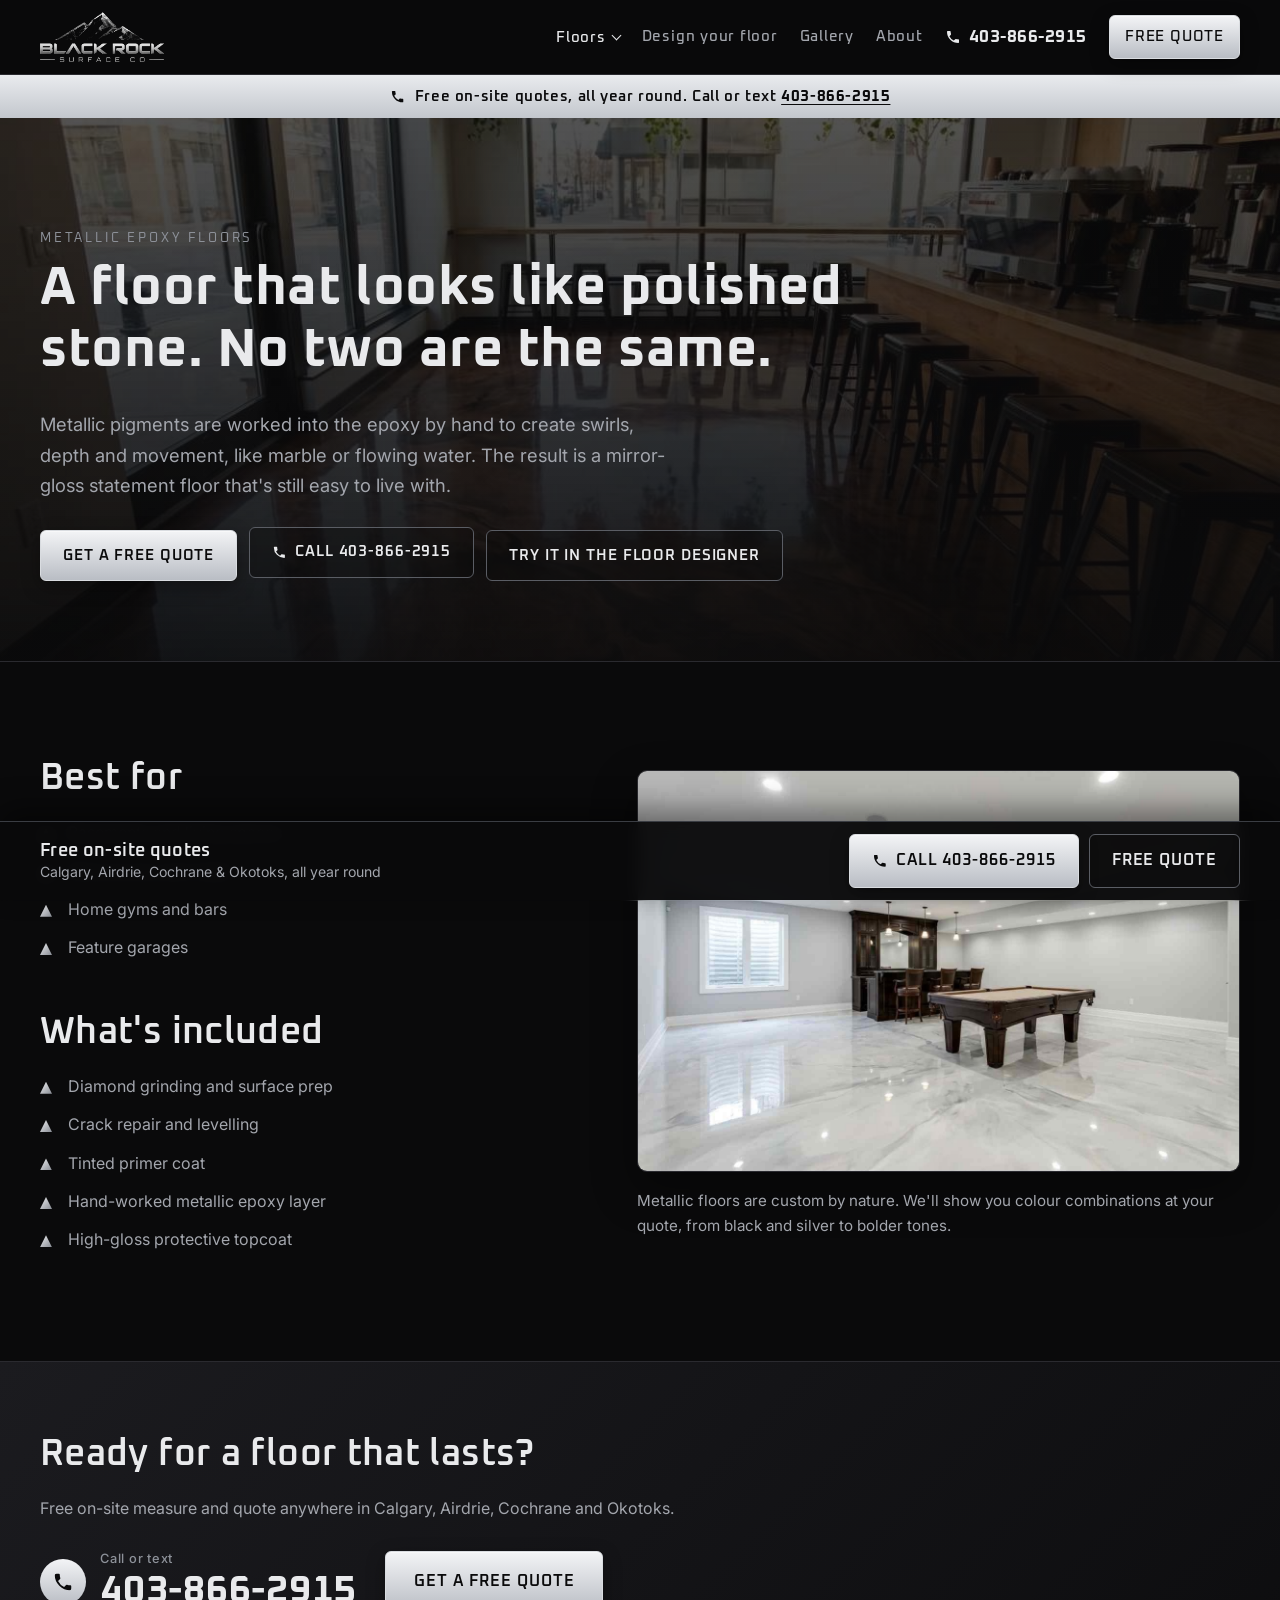
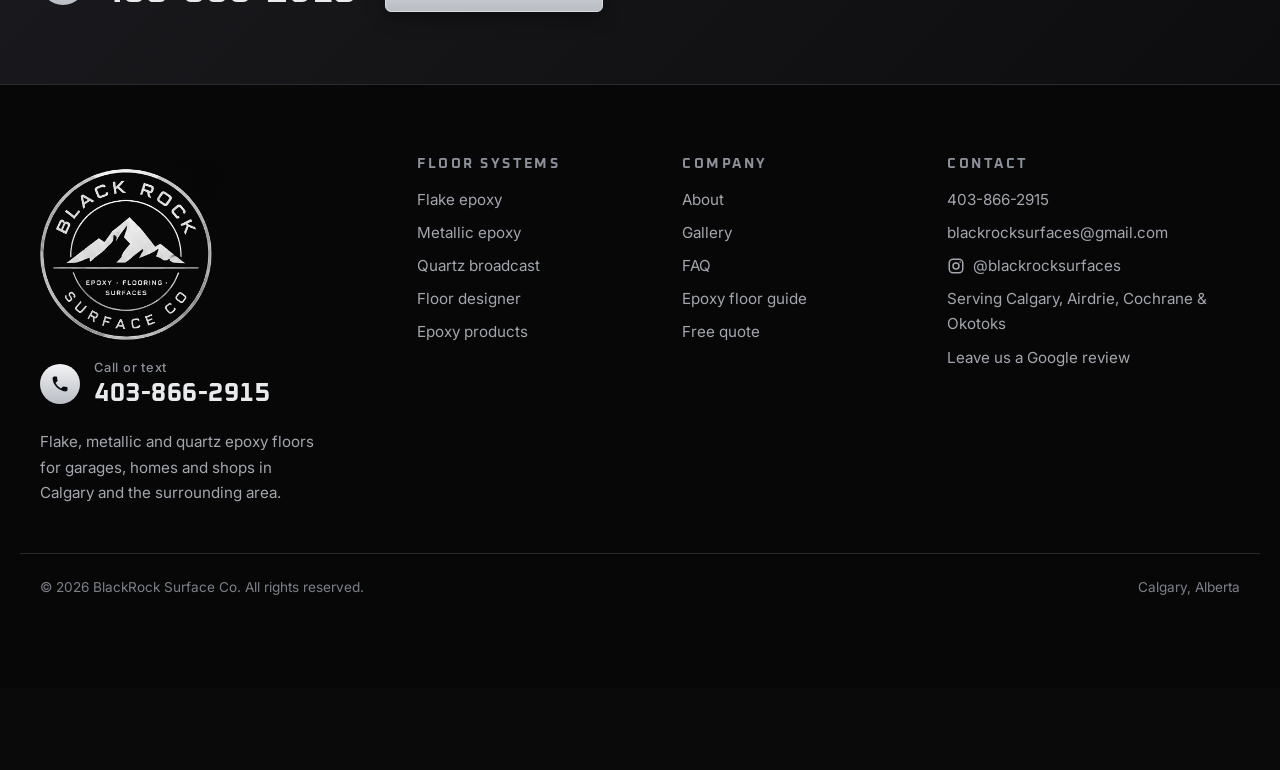
<file: metallic.html>
<!doctype html>
<html lang="en">
<head>
<meta charset="utf-8">
<meta name="viewport" content="width=device-width, initial-scale=1">
<title>Metallic Epoxy Floors in Calgary | BlackRock Surface Co.</title>
<meta name="description" content="Custom metallic epoxy floors in Calgary. Marble-like depth with a high-gloss finish.">
<link rel="icon" type="image/png" href="img/favicon.png">
<link rel="apple-touch-icon" href="img/apple-touch-icon.png">
<meta property="og:title" content="Metallic Epoxy Floors in Calgary | BlackRock Surface Co.">
<meta property="og:description" content="Custom metallic epoxy floors in Calgary. Marble-like depth with a high-gloss finish.">
<meta property="og:image" content="https://blackrocksurfaces-ai.github.io/blackrock-website/img/garage.jpg">
<link rel="preconnect" href="https://fonts.googleapis.com">
<link rel="preconnect" href="https://fonts.gstatic.com" crossorigin>
<link href="https://fonts.googleapis.com/css2?family=Oxanium:wght@500;600;700&family=Inter:wght@400;500;600&display=swap" rel="stylesheet">
<link rel="stylesheet" href="styles.css?v=7fdf046c">
<link rel="canonical" href="https://blackrocksurfaces-ai.github.io/blackrock-website/metallic.html">
<meta property="og:url" content="https://blackrocksurfaces-ai.github.io/blackrock-website/metallic.html">
<meta property="og:type" content="website">
<meta property="og:site_name" content="BlackRock Surface Co.">
<meta property="og:locale" content="en_CA">
<meta name="twitter:card" content="summary_large_image">
<script type="application/ld+json">{"@context":"https://schema.org","@type":"HomeAndConstructionBusiness","@id":"https://blackrocksurfaces-ai.github.io/blackrock-website/#business","name":"Blackrock Surface Co.","alternateName":"BlackRock Surface Co.","description":"Epoxy flooring contractor in Calgary, Alberta. Flake, metallic and quartz epoxy floor systems for garages, basements and commercial spaces, with diamond-ground prep and free on-site quotes. Working year-round.","url":"https://blackrocksurfaces-ai.github.io/blackrock-website/","telephone":"+1-403-866-2915","email":"blackrocksurfaces@gmail.com","logo":"https://blackrocksurfaces-ai.github.io/blackrock-website/img/logo-full.png","image":"https://blackrocksurfaces-ai.github.io/blackrock-website/img/garage.jpg","address":{"@type":"PostalAddress","addressLocality":"Calgary","addressRegion":"AB","addressCountry":"CA"},"areaServed":[{"@type":"City","name":"Calgary","containedInPlace":{"@type":"State","name":"Alberta"}},{"@type":"City","name":"Airdrie","containedInPlace":{"@type":"State","name":"Alberta"}},{"@type":"City","name":"Cochrane","containedInPlace":{"@type":"State","name":"Alberta"}},{"@type":"City","name":"Okotoks","containedInPlace":{"@type":"State","name":"Alberta"}}],"sameAs":["https://www.instagram.com/blackrocksurfaces/","https://www.google.com/maps/place/?q=place_id:ChIJURMcHKCC4WMRsTeoS94xOvo"],"knowsAbout":["Epoxy flooring","Flake epoxy garage floors","Metallic epoxy floors","Quartz broadcast floors","Concrete grinding and crack repair"],"hasOfferCatalog":{"@type":"OfferCatalog","name":"Epoxy floor systems","itemListElement":[{"@type":"Offer","itemOffered":{"@type":"Service","name":"Flake epoxy floors","url":"https://blackrocksurfaces-ai.github.io/blackrock-website/flake.html"}},{"@type":"Offer","itemOffered":{"@type":"Service","name":"Metallic epoxy floors","url":"https://blackrocksurfaces-ai.github.io/blackrock-website/metallic.html"}},{"@type":"Offer","itemOffered":{"@type":"Service","name":"Quartz broadcast epoxy floors","url":"https://blackrocksurfaces-ai.github.io/blackrock-website/quartz.html"}}]}}</script>
</head>
<body>
<header class="site-header">
  <div class="wrap header-row">
    <a class="brand" href="index.html" aria-label="BlackRock Surface Co. home"><img src="img/logo-header.png" alt="Black Rock Surface Co"></a>
    <a class="header-call" href="tel:+14038662915"><svg class="ico-phone" viewBox="0 0 24 24" aria-hidden="true" fill="currentColor"><path d="M6.6 10.8a15.1 15.1 0 0 0 6.6 6.6l2.2-2.2a1 1 0 0 1 1-.25c1.1.37 2.3.57 3.6.57a1 1 0 0 1 1 1V20a1 1 0 0 1-1 1A17 17 0 0 1 3 4a1 1 0 0 1 1-1h3.5a1 1 0 0 1 1 1c0 1.25.2 2.45.57 3.6a1 1 0 0 1-.25 1z"/></svg>403-866-2915</a>
    <button class="nav-toggle" aria-expanded="false" aria-controls="nav">Menu</button>
    <nav id="nav" class="nav"><div class="nav-group"><button class="nav-drop current" type="button" aria-expanded="false" aria-controls="floors-menu">Floors</button><div class="nav-menu" id="floors-menu"><a href="flake.html">Flake epoxy</a><a href="metallic.html" aria-current="page">Metallic epoxy</a><a href="quartz.html">Quartz broadcast</a></div></div><a href="designer.html">Design your floor</a><a href="gallery.html">Gallery</a><a href="about.html">About</a><a class="nav-phone" href="tel:+14038662915"><svg class="ico-phone" viewBox="0 0 24 24" aria-hidden="true" fill="currentColor"><path d="M6.6 10.8a15.1 15.1 0 0 0 6.6 6.6l2.2-2.2a1 1 0 0 1 1-.25c1.1.37 2.3.57 3.6.57a1 1 0 0 1 1 1V20a1 1 0 0 1-1 1A17 17 0 0 1 3 4a1 1 0 0 1 1-1h3.5a1 1 0 0 1 1 1c0 1.25.2 2.45.57 3.6a1 1 0 0 1-.25 1z"/></svg>403-866-2915</a><a class="btn btn-sm" href="contact.html">Free Quote</a></nav>
  </div>
</header>
<div class="announce"><div class="wrap"><svg class="ico-phone" viewBox="0 0 24 24" aria-hidden="true" fill="currentColor"><path d="M6.6 10.8a15.1 15.1 0 0 0 6.6 6.6l2.2-2.2a1 1 0 0 1 1-.25c1.1.37 2.3.57 3.6.57a1 1 0 0 1 1 1V20a1 1 0 0 1-1 1A17 17 0 0 1 3 4a1 1 0 0 1 1-1h3.5a1 1 0 0 1 1 1c0 1.25.2 2.45.57 3.6a1 1 0 0 1-.25 1z"/></svg><span>Free on-site quotes, all year round. Call or text <a href="tel:+14038662915">403-866-2915</a></span></div></div>
<main>

<section class="page-hero" style="--img:url(img/floors/metallic-copper.jpg)">
  <div class="wrap">
    <p class="eyebrow">Metallic epoxy floors</p>
    <h1>A floor that looks like polished stone. No two are the same.</h1>
    <p class="lead">Metallic pigments are worked into the epoxy by hand to create swirls, depth and movement, like marble or flowing water. The result is a mirror-gloss statement floor that's still easy to live with.</p>
    <a class="btn" href="contact.html">Get a free quote</a>
    <a class="btn btn-ghost" href="tel:+14038662915"><svg class="ico-phone" viewBox="0 0 24 24" aria-hidden="true" fill="currentColor"><path d="M6.6 10.8a15.1 15.1 0 0 0 6.6 6.6l2.2-2.2a1 1 0 0 1 1-.25c1.1.37 2.3.57 3.6.57a1 1 0 0 1 1 1V20a1 1 0 0 1-1 1A17 17 0 0 1 3 4a1 1 0 0 1 1-1h3.5a1 1 0 0 1 1 1c0 1.25.2 2.45.57 3.6a1 1 0 0 1-.25 1z"/></svg>Call 403-866-2915</a>
    <a class="btn btn-ghost" href="designer.html">Try it in the floor designer</a>
  </div>
</section>
<section class="section">
  <div class="wrap split">
    <div>
      <h2>Best for</h2>
      <ul class="checks"><li>Basements and living spaces</li><li>Showrooms and retail</li><li>Home gyms and bars</li><li>Feature garages</li></ul>
      <h2 class="mt">What's included</h2>
      <ul class="checks"><li>Diamond grinding and surface prep</li><li>Crack repair and levelling</li><li>Tinted primer coat</li><li>Hand-worked metallic epoxy layer</li><li>High-gloss protective topcoat</li></ul>
    </div>
    <div>
      <img class="rounded" src="img/floors/metallic-white.jpg" alt="Finished basement with a bar and pool table on a white marble-look metallic epoxy floor" loading="lazy">
      <p class="note">Metallic floors are custom by nature. We'll show you colour combinations at your quote, from black and silver to bolder tones.</p>
    </div>
  </div>
</section>

<section class="cta-band">
  <div class="wrap cta-inner">
    <div>
      <h2>Ready for a floor that lasts?</h2>
      <p>Free on-site measure and quote anywhere in Calgary, Airdrie, Cochrane and Okotoks.</p>
    </div>
    <div class="cta-call">
      <a class="big-phone" href="tel:+14038662915"><svg class="ico-phone" viewBox="0 0 24 24" aria-hidden="true" fill="currentColor"><path d="M6.6 10.8a15.1 15.1 0 0 0 6.6 6.6l2.2-2.2a1 1 0 0 1 1-.25c1.1.37 2.3.57 3.6.57a1 1 0 0 1 1 1V20a1 1 0 0 1-1 1A17 17 0 0 1 3 4a1 1 0 0 1 1-1h3.5a1 1 0 0 1 1 1c0 1.25.2 2.45.57 3.6a1 1 0 0 1-.25 1z"/></svg><span><small>Call or text</small>403-866-2915</span></a>
      <a class="btn btn-lg" href="contact.html">Get a free quote</a>
    </div>
  </div>
</section>

</main>
<footer class="site-footer">
  <div class="wrap footer-grid">
    <div class="footer-brand"><img class="footer-badge" src="img/logo-badge.png" alt="Black Rock Surface Co badge"><a class="big-phone footer-phone" href="tel:+14038662915"><svg class="ico-phone" viewBox="0 0 24 24" aria-hidden="true" fill="currentColor"><path d="M6.6 10.8a15.1 15.1 0 0 0 6.6 6.6l2.2-2.2a1 1 0 0 1 1-.25c1.1.37 2.3.57 3.6.57a1 1 0 0 1 1 1V20a1 1 0 0 1-1 1A17 17 0 0 1 3 4a1 1 0 0 1 1-1h3.5a1 1 0 0 1 1 1c0 1.25.2 2.45.57 3.6a1 1 0 0 1-.25 1z"/></svg><span><small>Call or text</small>403-866-2915</span></a><p>Flake, metallic and quartz epoxy floors for garages, homes and shops in Calgary and the surrounding area.</p></div>
    <div>
      <h4>Floor systems</h4>
      <a href="flake.html">Flake epoxy</a><a href="metallic.html">Metallic epoxy</a><a href="quartz.html">Quartz broadcast</a><a href="designer.html">Floor designer</a><a href="products.html">Epoxy products</a>
    </div>
    <div>
      <h4>Company</h4>
      <a href="about.html">About</a><a href="gallery.html">Gallery</a><a href="faq.html">FAQ</a><a href="guide.html">Epoxy floor guide</a><a href="contact.html">Free quote</a>
    </div>
    <div>
      <h4>Contact</h4>
      <a href="tel:+14038662915">403-866-2915</a><a href="mailto:blackrocksurfaces@gmail.com">blackrocksurfaces@gmail.com</a><a class="ig-link" href="https://www.instagram.com/blackrocksurfaces/" target="_blank" rel="noopener"><svg class="ig" viewBox="0 0 24 24" width="18" height="18" aria-hidden="true" fill="none" stroke="currentColor" stroke-width="2"><rect x="3" y="3" width="18" height="18" rx="5"/><circle cx="12" cy="12" r="4"/><circle cx="17.5" cy="6.5" r="1" fill="currentColor" stroke="none"/></svg>@blackrocksurfaces</a><span>Serving Calgary, Airdrie, Cochrane &amp; Okotoks</span><a href="https://g.page/r/CbE3qEveMTr6EBM/review" target="_blank" rel="noopener">Leave us a Google review</a>
    </div>
  </div>
  <div class="wrap legal"><div>&copy; <span id="yr"></span> BlackRock Surface Co. All rights reserved.</div><div>Calgary, Alberta</div></div>
</footer>
<div class="action-bar" role="region" aria-label="Call or get a free quote">
  <div class="wrap">
    <p>Free on-site quotes<span>Calgary, Airdrie, Cochrane &amp; Okotoks, all year round</span></p>
    <div class="acts"><a class="btn btn-call" href="tel:+14038662915"><svg class="ico-phone" viewBox="0 0 24 24" aria-hidden="true" fill="currentColor"><path d="M6.6 10.8a15.1 15.1 0 0 0 6.6 6.6l2.2-2.2a1 1 0 0 1 1-.25c1.1.37 2.3.57 3.6.57a1 1 0 0 1 1 1V20a1 1 0 0 1-1 1A17 17 0 0 1 3 4a1 1 0 0 1 1-1h3.5a1 1 0 0 1 1 1c0 1.25.2 2.45.57 3.6a1 1 0 0 1-.25 1z"/></svg><span class="lbl-long">Call 403-866-2915</span><span class="lbl-short">Call now</span></a><a class="btn btn-ghost btn-quote" href="contact.html">Free quote</a></div>
  </div>
</div>
<script src="site.js?v=781619b3"></script>
</body>
</html>
</file>
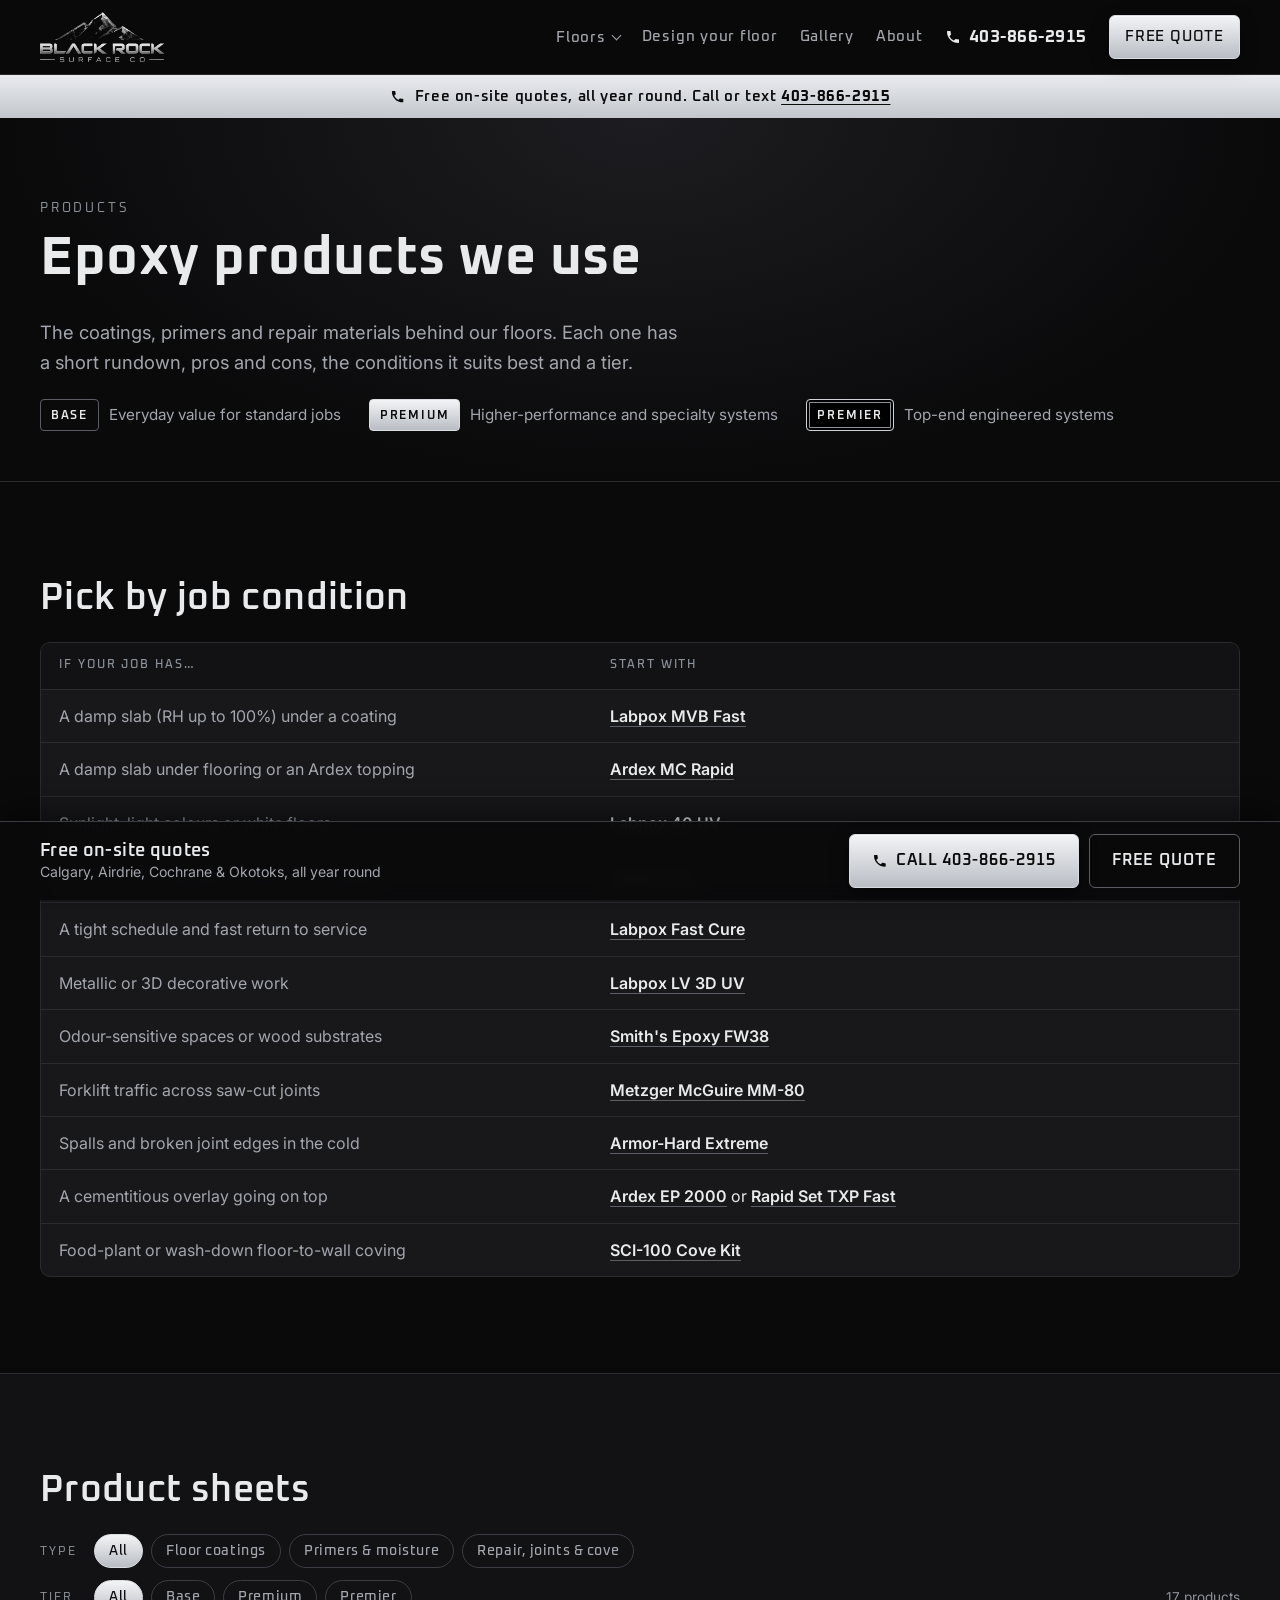
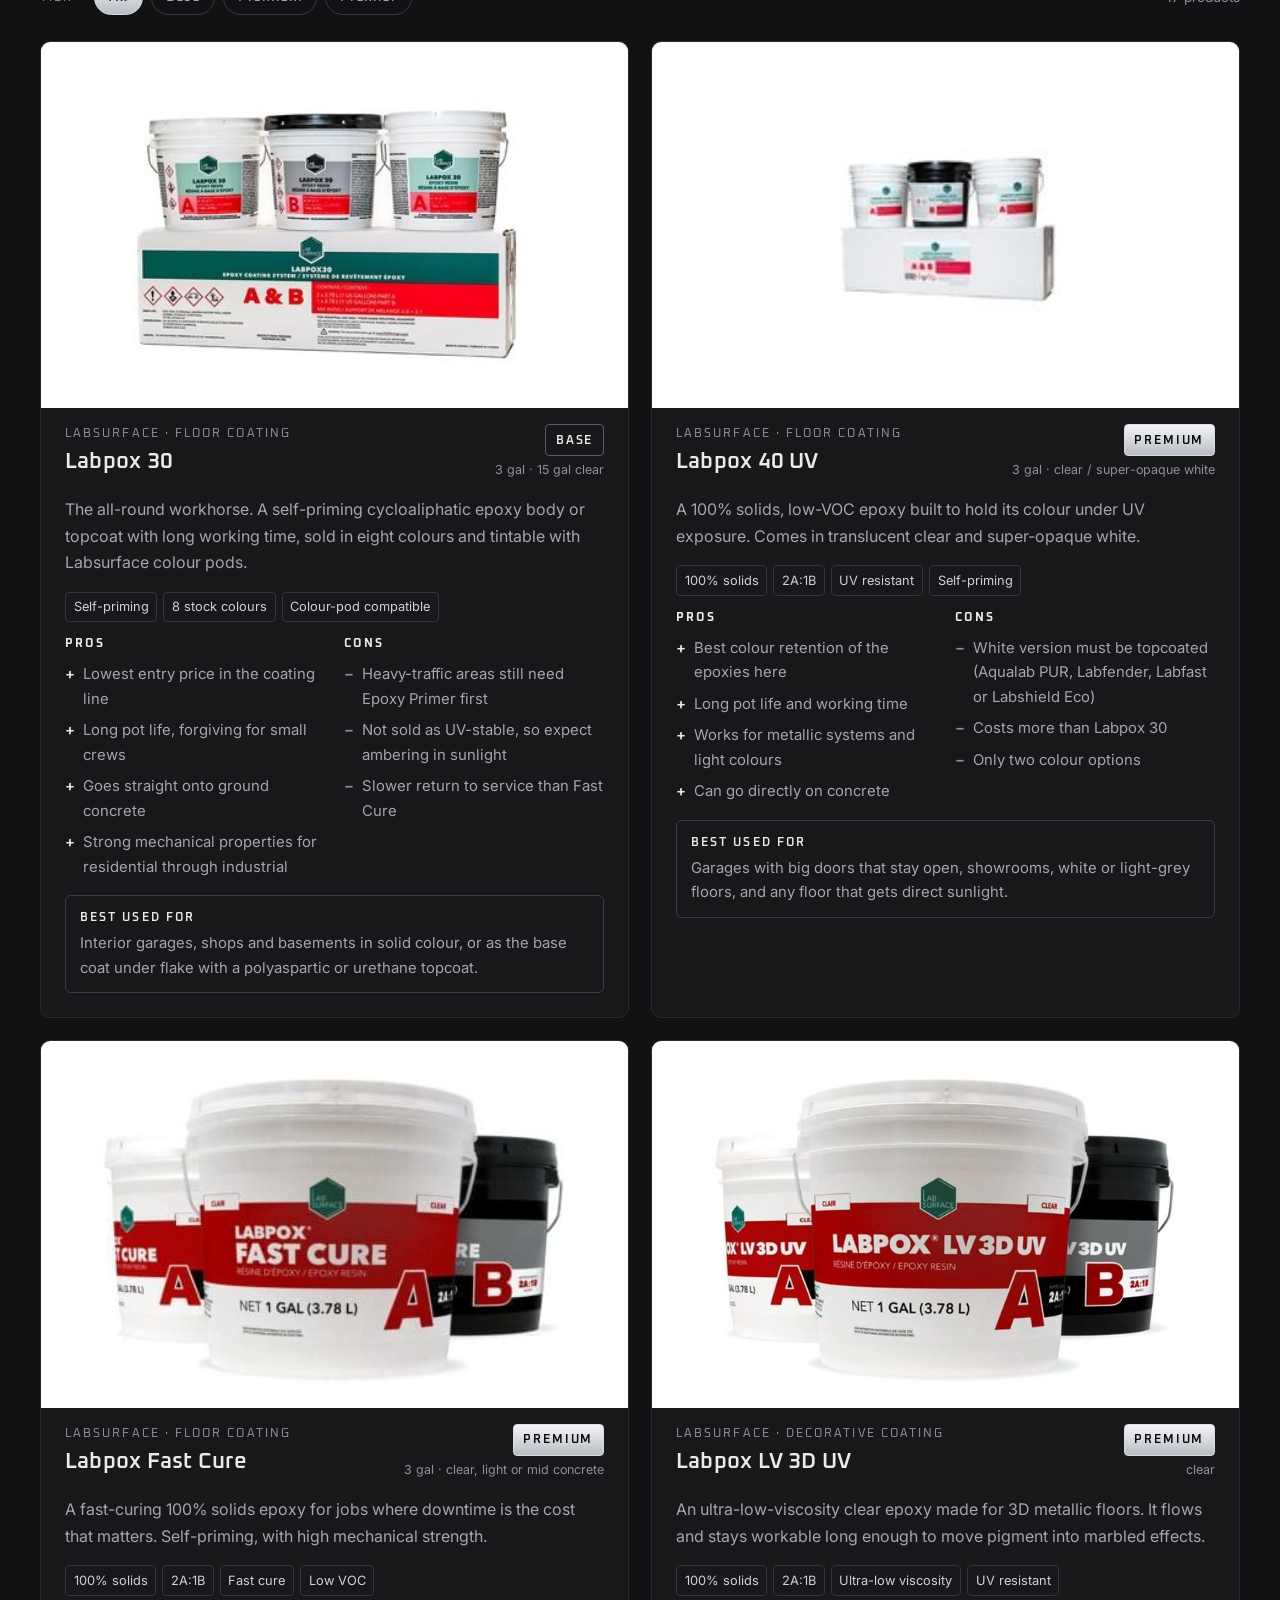
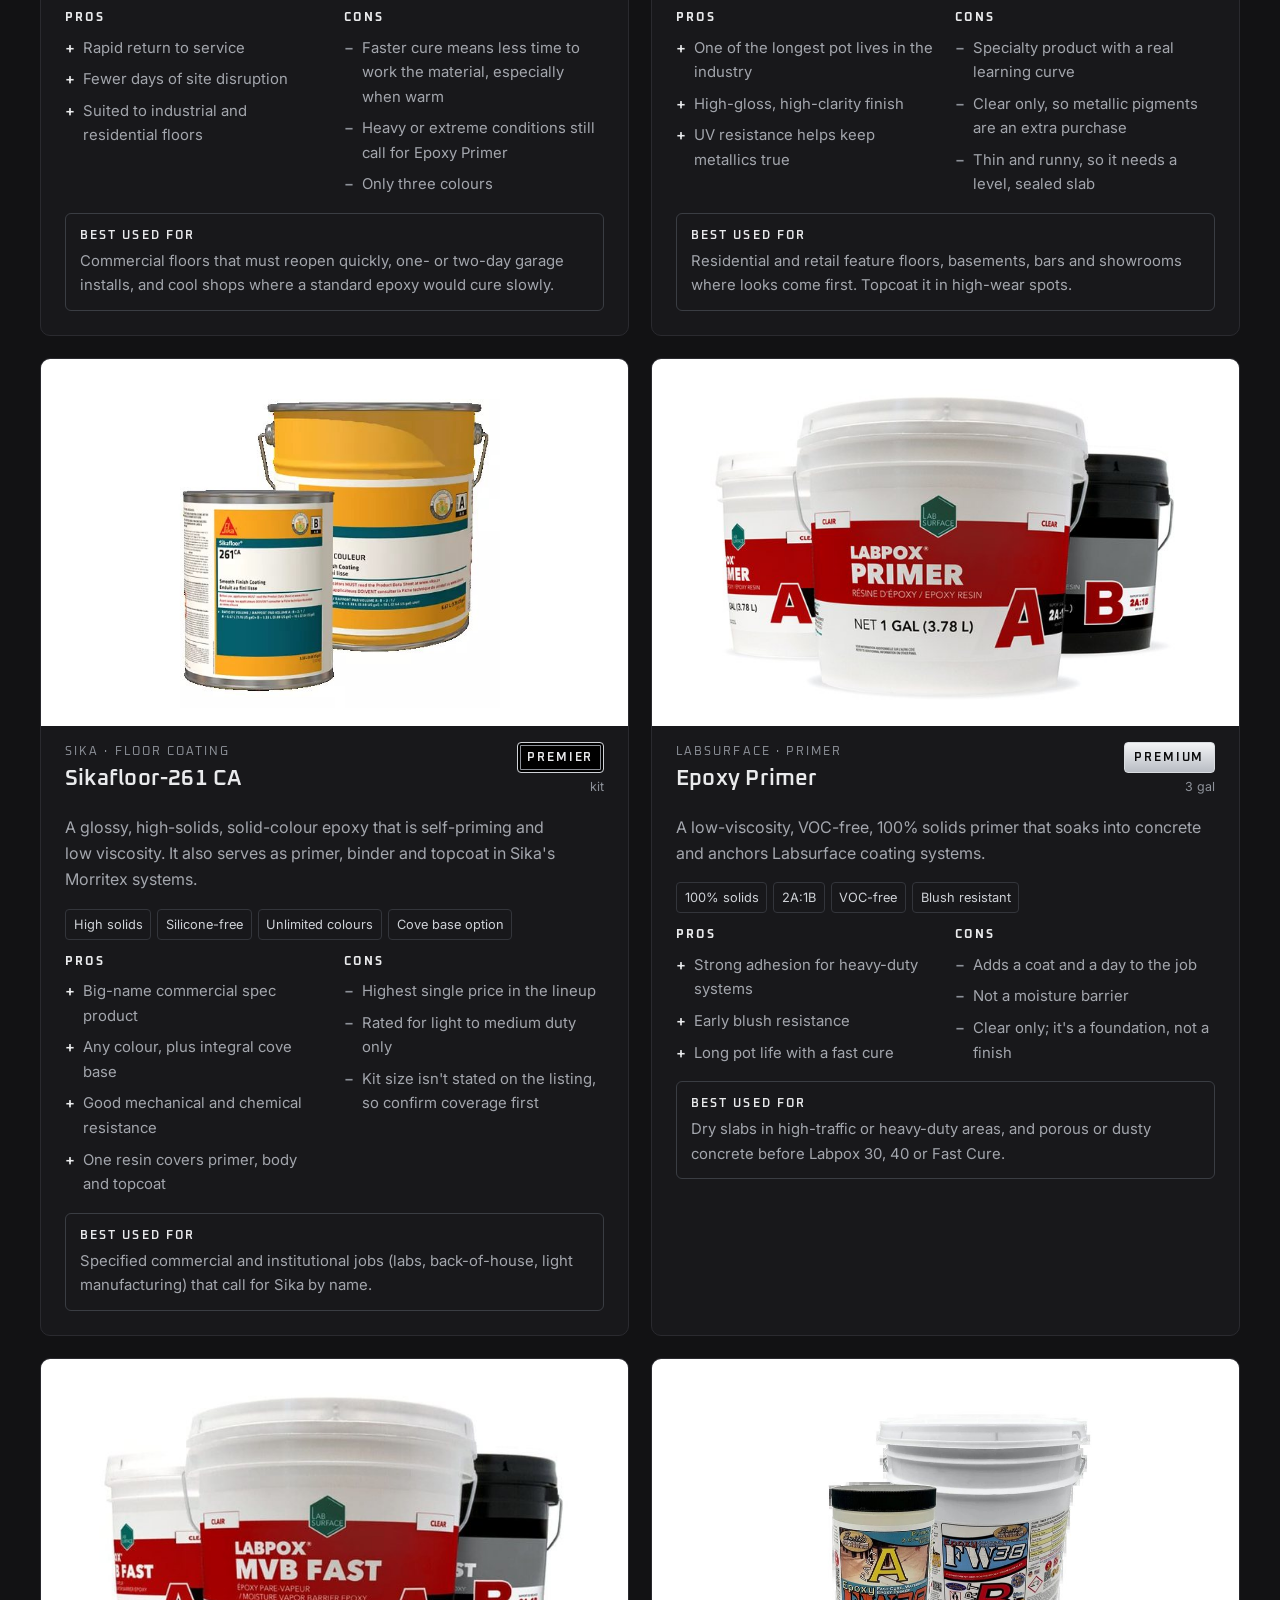
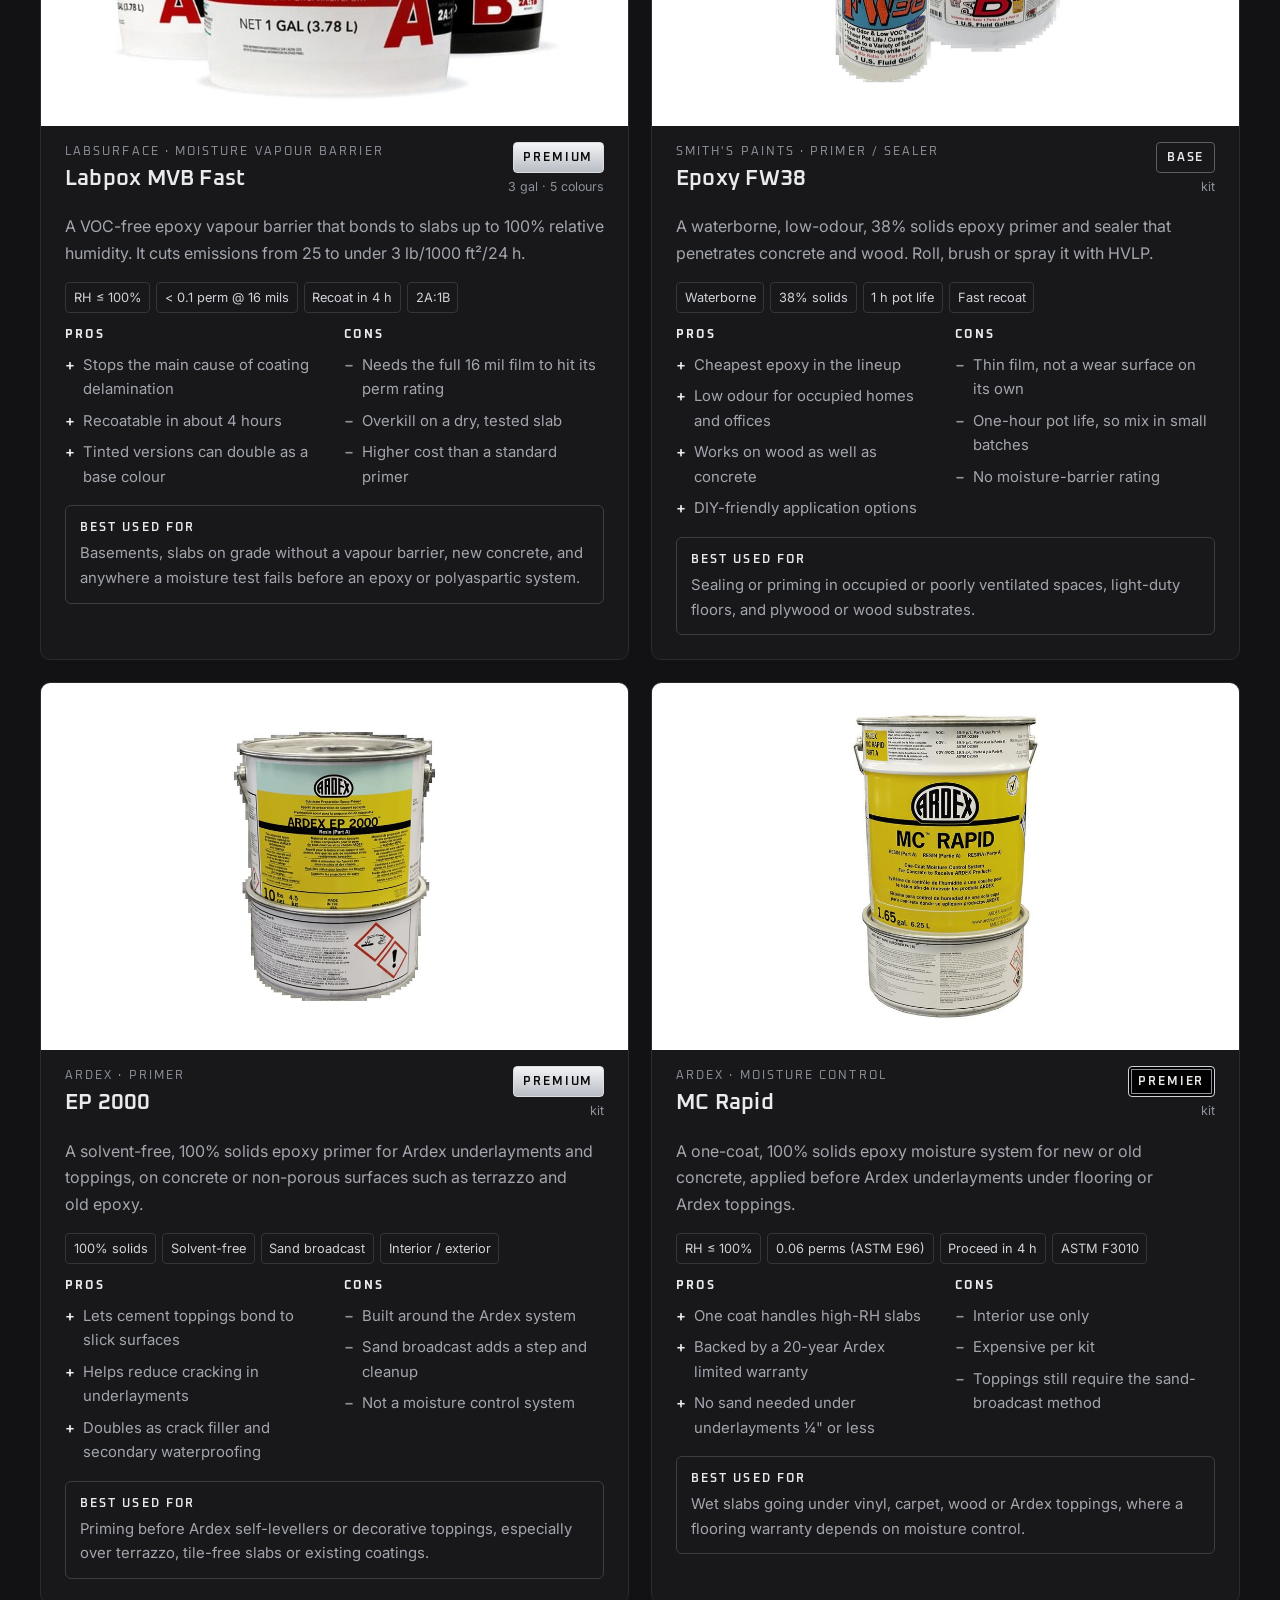
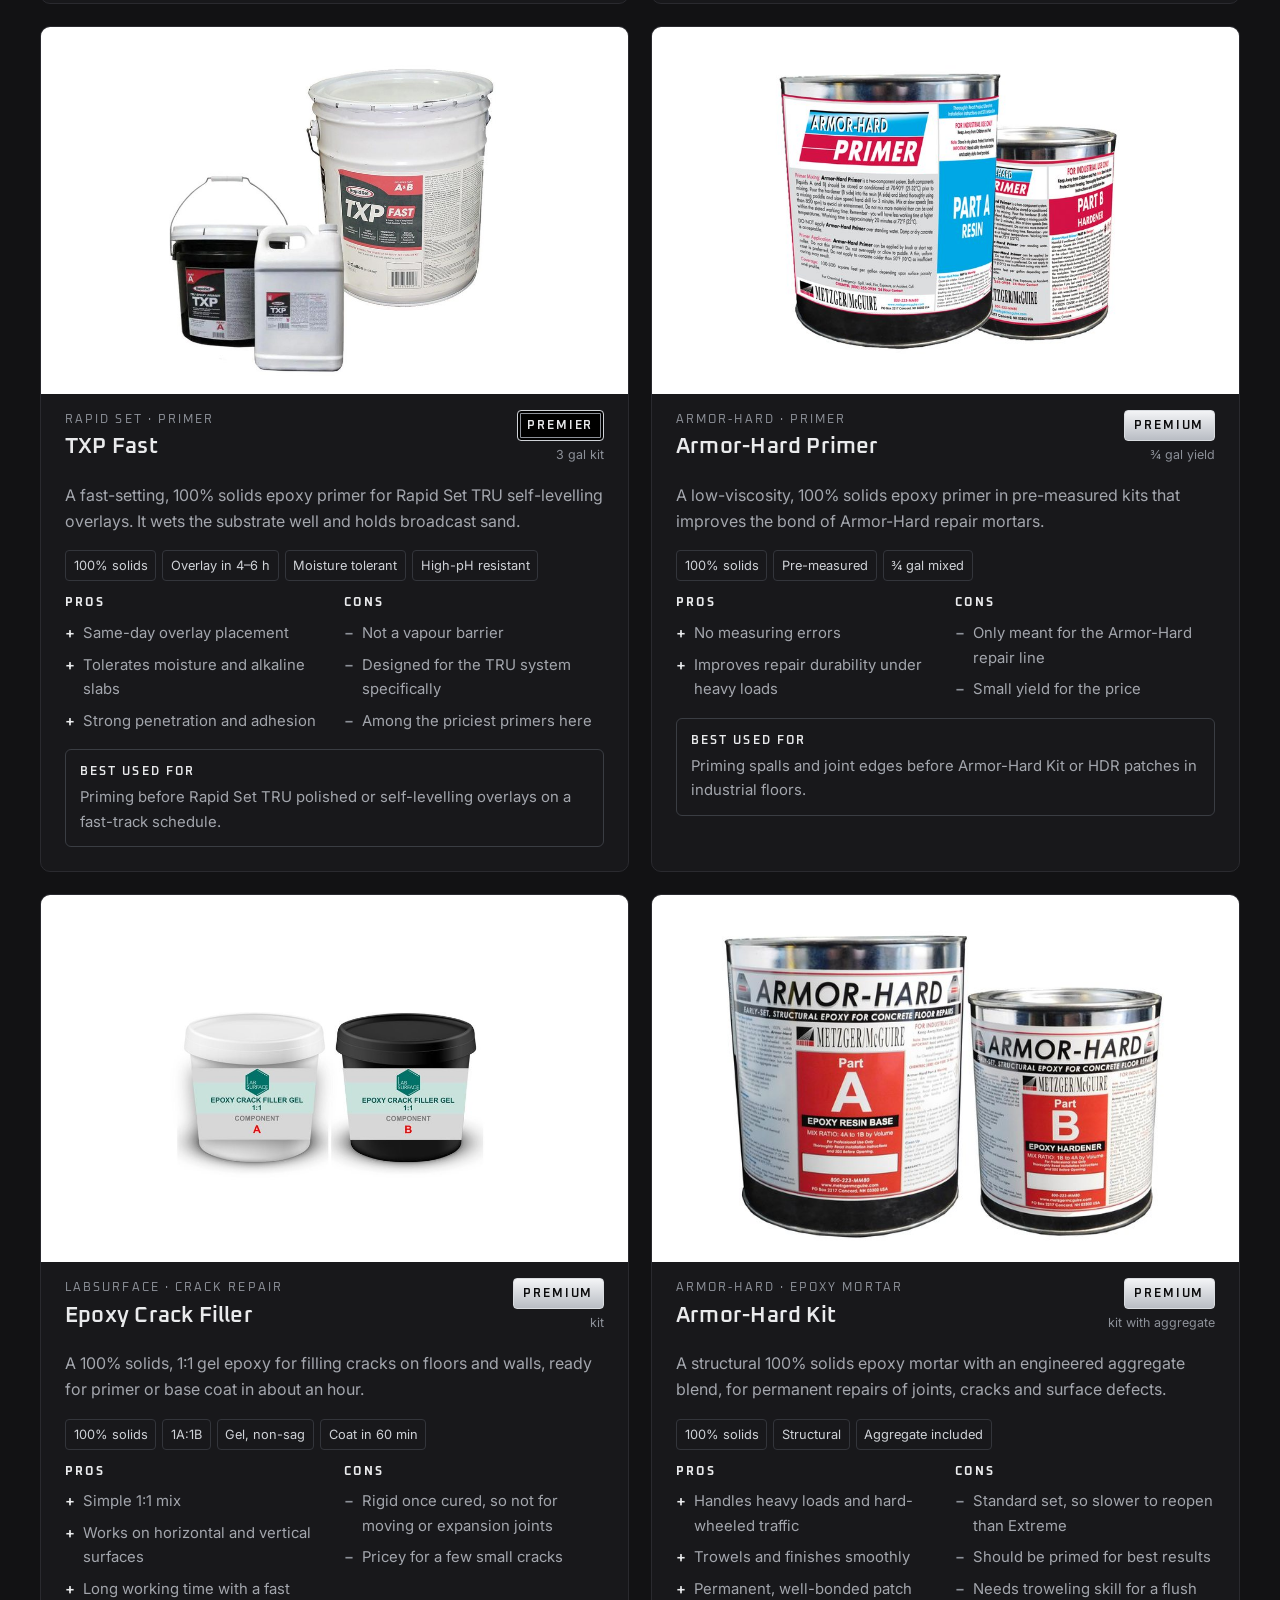
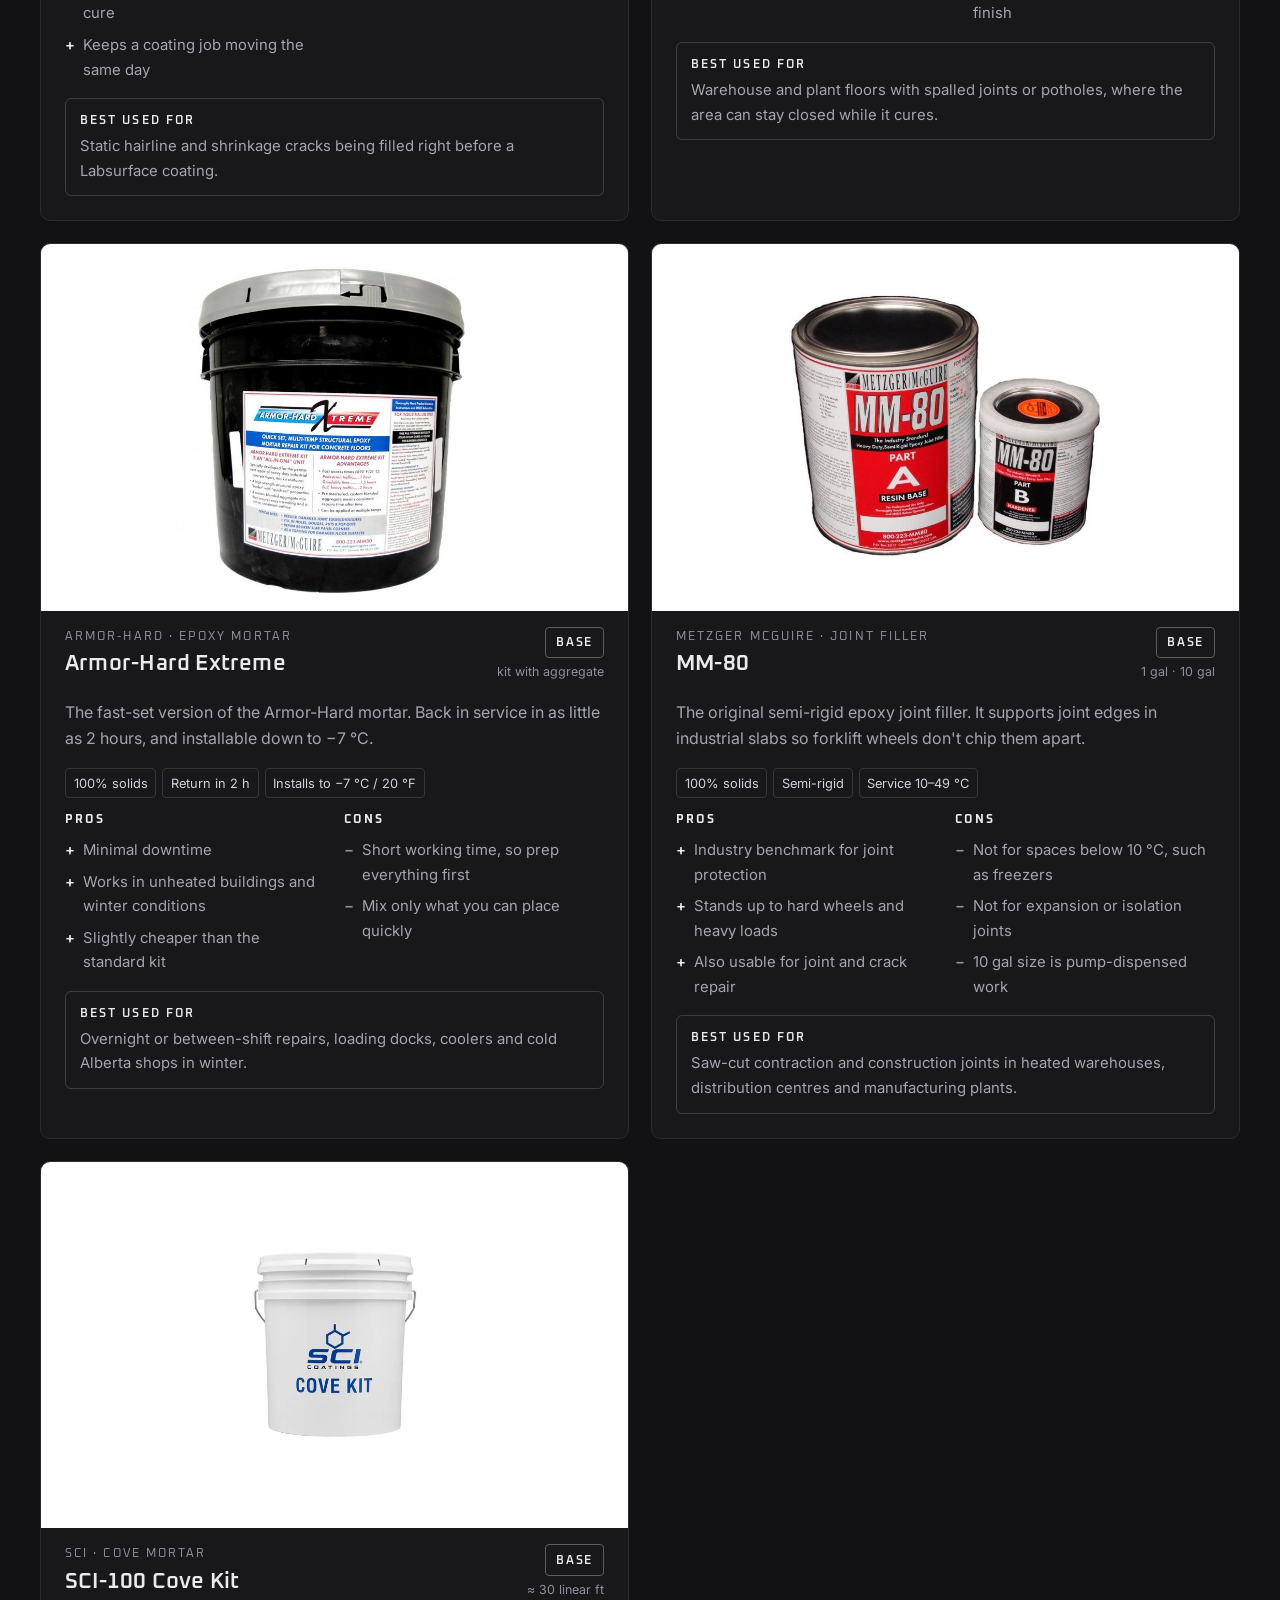
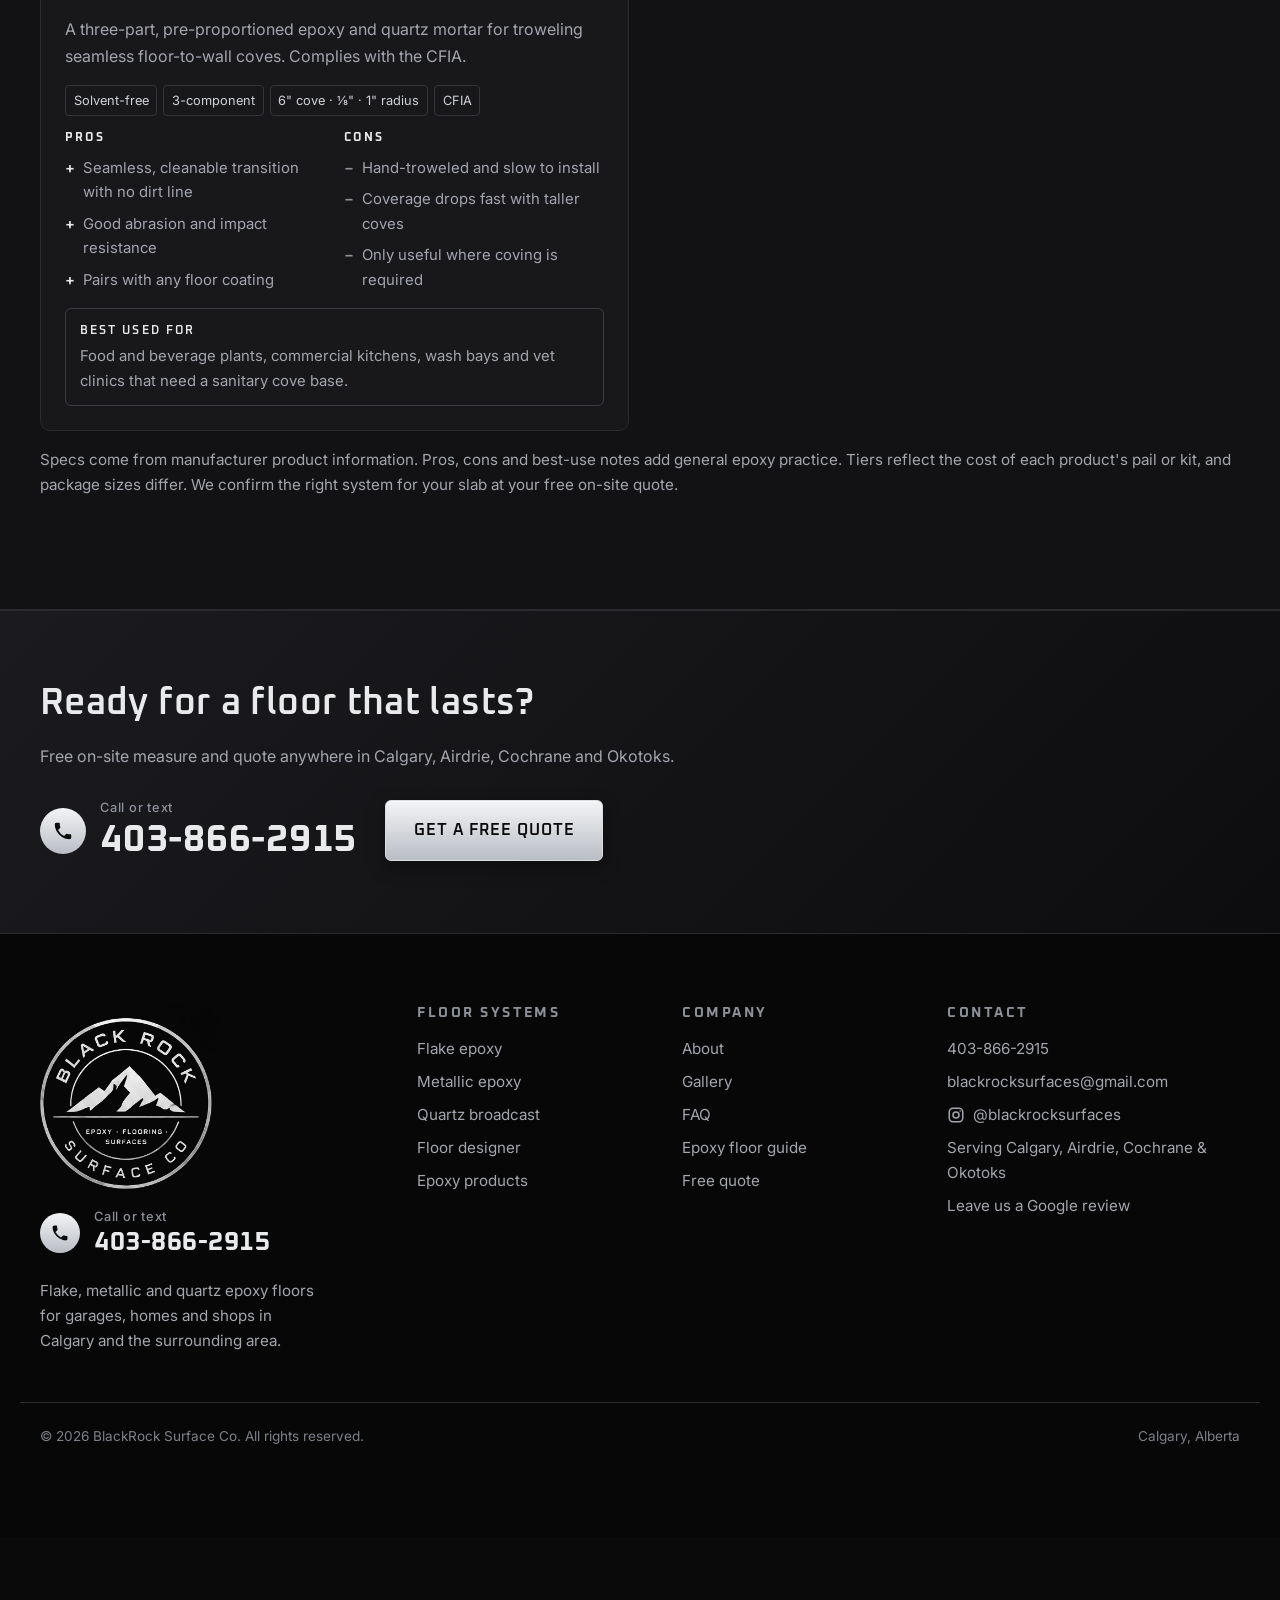
<file: products.html>
<!doctype html>
<html lang="en">
<head>
<meta charset="utf-8">
<meta name="viewport" content="width=device-width, initial-scale=1">
<title>Epoxy Products We Use | BlackRock Surface Co., Calgary</title>
<meta name="description" content="The epoxy coatings, primers, moisture barriers and repair products BlackRock Surface Co. works with, with pros, cons and best uses.">
<link rel="icon" type="image/png" href="img/favicon.png">
<link rel="apple-touch-icon" href="img/apple-touch-icon.png">
<meta property="og:title" content="Epoxy Products We Use | BlackRock Surface Co., Calgary">
<meta property="og:description" content="The epoxy coatings, primers, moisture barriers and repair products BlackRock Surface Co. works with, with pros, cons and best uses.">
<meta property="og:image" content="https://blackrocksurfaces-ai.github.io/blackrock-website/img/garage.jpg">
<link rel="preconnect" href="https://fonts.googleapis.com">
<link rel="preconnect" href="https://fonts.gstatic.com" crossorigin>
<link href="https://fonts.googleapis.com/css2?family=Oxanium:wght@500;600;700&family=Inter:wght@400;500;600&display=swap" rel="stylesheet">
<link rel="stylesheet" href="styles.css?v=7fdf046c">
<link rel="canonical" href="https://blackrocksurfaces-ai.github.io/blackrock-website/products.html">
<meta property="og:url" content="https://blackrocksurfaces-ai.github.io/blackrock-website/products.html">
<meta property="og:type" content="website">
<meta property="og:site_name" content="BlackRock Surface Co.">
<meta property="og:locale" content="en_CA">
<meta name="twitter:card" content="summary_large_image">
<script type="application/ld+json">{"@context":"https://schema.org","@type":"HomeAndConstructionBusiness","@id":"https://blackrocksurfaces-ai.github.io/blackrock-website/#business","name":"Blackrock Surface Co.","alternateName":"BlackRock Surface Co.","description":"Epoxy flooring contractor in Calgary, Alberta. Flake, metallic and quartz epoxy floor systems for garages, basements and commercial spaces, with diamond-ground prep and free on-site quotes. Working year-round.","url":"https://blackrocksurfaces-ai.github.io/blackrock-website/","telephone":"+1-403-866-2915","email":"blackrocksurfaces@gmail.com","logo":"https://blackrocksurfaces-ai.github.io/blackrock-website/img/logo-full.png","image":"https://blackrocksurfaces-ai.github.io/blackrock-website/img/garage.jpg","address":{"@type":"PostalAddress","addressLocality":"Calgary","addressRegion":"AB","addressCountry":"CA"},"areaServed":[{"@type":"City","name":"Calgary","containedInPlace":{"@type":"State","name":"Alberta"}},{"@type":"City","name":"Airdrie","containedInPlace":{"@type":"State","name":"Alberta"}},{"@type":"City","name":"Cochrane","containedInPlace":{"@type":"State","name":"Alberta"}},{"@type":"City","name":"Okotoks","containedInPlace":{"@type":"State","name":"Alberta"}}],"sameAs":["https://www.instagram.com/blackrocksurfaces/","https://www.google.com/maps/place/?q=place_id:ChIJURMcHKCC4WMRsTeoS94xOvo"],"knowsAbout":["Epoxy flooring","Flake epoxy garage floors","Metallic epoxy floors","Quartz broadcast floors","Concrete grinding and crack repair"],"hasOfferCatalog":{"@type":"OfferCatalog","name":"Epoxy floor systems","itemListElement":[{"@type":"Offer","itemOffered":{"@type":"Service","name":"Flake epoxy floors","url":"https://blackrocksurfaces-ai.github.io/blackrock-website/flake.html"}},{"@type":"Offer","itemOffered":{"@type":"Service","name":"Metallic epoxy floors","url":"https://blackrocksurfaces-ai.github.io/blackrock-website/metallic.html"}},{"@type":"Offer","itemOffered":{"@type":"Service","name":"Quartz broadcast epoxy floors","url":"https://blackrocksurfaces-ai.github.io/blackrock-website/quartz.html"}}]}}</script>
</head>
<body>
<header class="site-header">
  <div class="wrap header-row">
    <a class="brand" href="index.html" aria-label="BlackRock Surface Co. home"><img src="img/logo-header.png" alt="Black Rock Surface Co"></a>
    <a class="header-call" href="tel:+14038662915"><svg class="ico-phone" viewBox="0 0 24 24" aria-hidden="true" fill="currentColor"><path d="M6.6 10.8a15.1 15.1 0 0 0 6.6 6.6l2.2-2.2a1 1 0 0 1 1-.25c1.1.37 2.3.57 3.6.57a1 1 0 0 1 1 1V20a1 1 0 0 1-1 1A17 17 0 0 1 3 4a1 1 0 0 1 1-1h3.5a1 1 0 0 1 1 1c0 1.25.2 2.45.57 3.6a1 1 0 0 1-.25 1z"/></svg>403-866-2915</a>
    <button class="nav-toggle" aria-expanded="false" aria-controls="nav">Menu</button>
    <nav id="nav" class="nav"><div class="nav-group"><button class="nav-drop" type="button" aria-expanded="false" aria-controls="floors-menu">Floors</button><div class="nav-menu" id="floors-menu"><a href="flake.html">Flake epoxy</a><a href="metallic.html">Metallic epoxy</a><a href="quartz.html">Quartz broadcast</a></div></div><a href="designer.html">Design your floor</a><a href="gallery.html">Gallery</a><a href="about.html">About</a><a class="nav-phone" href="tel:+14038662915"><svg class="ico-phone" viewBox="0 0 24 24" aria-hidden="true" fill="currentColor"><path d="M6.6 10.8a15.1 15.1 0 0 0 6.6 6.6l2.2-2.2a1 1 0 0 1 1-.25c1.1.37 2.3.57 3.6.57a1 1 0 0 1 1 1V20a1 1 0 0 1-1 1A17 17 0 0 1 3 4a1 1 0 0 1 1-1h3.5a1 1 0 0 1 1 1c0 1.25.2 2.45.57 3.6a1 1 0 0 1-.25 1z"/></svg>403-866-2915</a><a class="btn btn-sm" href="contact.html">Free Quote</a></nav>
  </div>
</header>
<div class="announce"><div class="wrap"><svg class="ico-phone" viewBox="0 0 24 24" aria-hidden="true" fill="currentColor"><path d="M6.6 10.8a15.1 15.1 0 0 0 6.6 6.6l2.2-2.2a1 1 0 0 1 1-.25c1.1.37 2.3.57 3.6.57a1 1 0 0 1 1 1V20a1 1 0 0 1-1 1A17 17 0 0 1 3 4a1 1 0 0 1 1-1h3.5a1 1 0 0 1 1 1c0 1.25.2 2.45.57 3.6a1 1 0 0 1-.25 1z"/></svg><span>Free on-site quotes, all year round. Call or text <a href="tel:+14038662915">403-866-2915</a></span></div></div>
<main>

<section class="page-hero short">
  <div class="wrap">
    <p class="eyebrow">Products</p>
    <h1>Epoxy products we use</h1>
    <p class="lead">The coatings, primers and repair materials behind our floors. Each one has a short rundown, pros and cons, the conditions it suits best and a tier.</p>
    <div class="tier-key">
      <div><span class="tier tier-base"><span>Base</span></span>Everyday value for standard jobs</div>
      <div><span class="tier tier-premium"><span>Premium</span></span>Higher-performance and specialty systems</div>
      <div><span class="tier tier-premier"><span>Premier</span></span>Top-end engineered systems</div>
    </div>
  </div>
</section>

<section class="section guide">
  <div class="wrap">
    <h2>Pick by job condition</h2>
    <div class="table-scroll">
      <table>
        <thead><tr><th>If your job has&hellip;</th><th>Start with</th></tr></thead>
        <tbody>
          <tr><td>A damp slab (RH up to 100%) under a coating</td><td><a href="#mvb">Labpox MVB Fast</a></td></tr>
          <tr><td>A damp slab under flooring or an Ardex topping</td><td><a href="#mcrapid">Ardex MC Rapid</a></td></tr>
          <tr><td>Sunlight, light colours or white floors</td><td><a href="#lp40">Labpox 40 UV</a></td></tr>
          <tr><td>A solid-colour garage or shop on a budget</td><td><a href="#lp30">Labpox 30</a></td></tr>
          <tr><td>A tight schedule and fast return to service</td><td><a href="#fastcure">Labpox Fast Cure</a></td></tr>
          <tr><td>Metallic or 3D decorative work</td><td><a href="#lv3d">Labpox LV 3D UV</a></td></tr>
          <tr><td>Odour-sensitive spaces or wood substrates</td><td><a href="#fw38">Smith's Epoxy FW38</a></td></tr>
          <tr><td>Forklift traffic across saw-cut joints</td><td><a href="#mm80">Metzger McGuire MM-80</a></td></tr>
          <tr><td>Spalls and broken joint edges in the cold</td><td><a href="#ahx">Armor-Hard Extreme</a></td></tr>
          <tr><td>A cementitious overlay going on top</td><td><a href="#ep2000">Ardex EP 2000</a> or <a href="#txp">Rapid Set TXP Fast</a></td></tr>
          <tr><td>Food-plant or wash-down floor-to-wall coving</td><td><a href="#cove">SCI-100 Cove Kit</a></td></tr>
        </tbody>
      </table>
    </div>
  </div>
</section>

<section class="section alt guide">
  <div class="wrap">
    <h2>Product sheets</h2>
    <div class="filters" role="group" aria-label="Filter by type">
      <span class="label">Type</span>
      <button type="button" data-filter="all" aria-pressed="true">All</button>
      <button type="button" data-filter="coating" aria-pressed="false">Floor coatings</button>
      <button type="button" data-filter="primer" aria-pressed="false">Primers &amp; moisture</button>
      <button type="button" data-filter="repair" aria-pressed="false">Repair, joints &amp; cove</button>
    </div>
    <div class="filters" role="group" aria-label="Filter by tier">
      <span class="label">Tier</span>
      <button type="button" data-tierfilter="all" aria-pressed="true">All</button>
      <button type="button" data-tierfilter="base" aria-pressed="false">Base</button>
      <button type="button" data-tierfilter="premium" aria-pressed="false">Premium</button>
      <button type="button" data-tierfilter="premier" aria-pressed="false">Premier</button>
      <span class="count" id="count">17 products</span>
    </div>
    <div class="sheets">
<article class="sheet" data-tier="base" data-cat="coating" id="lp30">
        <figure class="shot has-img"><img src="img/products/lp30.jpg" alt="Labpox 30 product packaging" loading="lazy"></figure>
        <div class="sheet-head">
          <div><div class="brand">Labsurface · Floor coating</div><h3>Labpox 30</h3></div>
          <div class="tier tier-base"><span>Base</span><small>3 gal · 15 gal clear</small></div>
        </div>
        <p class="summary">The all-round workhorse. A self-priming cycloaliphatic epoxy body or topcoat with long working time, sold in eight colours and tintable with Labsurface colour pods.</p>
        <div class="specs"><span>Self-priming</span><span>8 stock colours</span><span>Colour-pod compatible</span></div>
        <div class="pc">
          <div class="pros"><h4>Pros</h4><ul><li>Lowest entry price in the coating line</li><li>Long pot life, forgiving for small crews</li><li>Goes straight onto ground concrete</li><li>Strong mechanical properties for residential through industrial</li></ul></div>
          <div class="cons"><h4>Cons</h4><ul><li>Heavy-traffic areas still need Epoxy Primer first</li><li>Not sold as UV-stable, so expect ambering in sunlight</li><li>Slower return to service than Fast Cure</li></ul></div>
        </div>
        <div class="best"><b>Best used for</b>Interior garages, shops and basements in solid colour, or as the base coat under flake with a polyaspartic or urethane topcoat.</div>
      </article>
<article class="sheet" data-tier="premium" data-cat="coating" id="lp40">
        <figure class="shot has-img small"><img src="img/products/lp40.jpg" alt="Labpox 40 UV product packaging" loading="lazy"></figure>
        <div class="sheet-head">
          <div><div class="brand">Labsurface · Floor coating</div><h3>Labpox 40 UV</h3></div>
          <div class="tier tier-premium"><span>Premium</span><small>3 gal · clear / super-opaque white</small></div>
        </div>
        <p class="summary">A 100% solids, low-VOC epoxy built to hold its colour under UV exposure. Comes in translucent clear and super-opaque white.</p>
        <div class="specs"><span>100% solids</span><span>2A:1B</span><span>UV resistant</span><span>Self-priming</span></div>
        <div class="pros-cons pc">
          <div class="pros"><h4>Pros</h4><ul><li>Best colour retention of the epoxies here</li><li>Long pot life and working time</li><li>Works for metallic systems and light colours</li><li>Can go directly on concrete</li></ul></div>
          <div class="cons"><h4>Cons</h4><ul><li>White version must be topcoated (Aqualab PUR, Labfender, Labfast or Labshield Eco)</li><li>Costs more than Labpox 30</li><li>Only two colour options</li></ul></div>
        </div>
        <div class="best"><b>Best used for</b>Garages with big doors that stay open, showrooms, white or light-grey floors, and any floor that gets direct sunlight.</div>
      </article>
<article class="sheet" data-tier="premium" data-cat="coating" id="fastcure">
        <figure class="shot has-img"><img src="img/products/fastcure.jpg" alt="Labpox Fast Cure product packaging" loading="lazy"></figure>
        <div class="sheet-head">
          <div><div class="brand">Labsurface · Floor coating</div><h3>Labpox Fast Cure</h3></div>
          <div class="tier tier-premium"><span>Premium</span><small>3 gal · clear, light or mid concrete</small></div>
        </div>
        <p class="summary">A fast-curing 100% solids epoxy for jobs where downtime is the cost that matters. Self-priming, with high mechanical strength.</p>
        <div class="specs"><span>100% solids</span><span>2A:1B</span><span>Fast cure</span><span>Low VOC</span></div>
        <div class="pc">
          <div class="pros"><h4>Pros</h4><ul><li>Rapid return to service</li><li>Fewer days of site disruption</li><li>Suited to industrial and residential floors</li></ul></div>
          <div class="cons"><h4>Cons</h4><ul><li>Faster cure means less time to work the material, especially when warm</li><li>Heavy or extreme conditions still call for Epoxy Primer</li><li>Only three colours</li></ul></div>
        </div>
        <div class="best"><b>Best used for</b>Commercial floors that must reopen quickly, one- or two-day garage installs, and cool shops where a standard epoxy would cure slowly.</div>
      </article>
<article class="sheet" data-tier="premium" data-cat="coating" id="lv3d">
        <figure class="shot has-img"><img src="img/products/lv3d.jpg" alt="Labpox LV 3D UV product packaging" loading="lazy"></figure>
        <div class="sheet-head">
          <div><div class="brand">Labsurface · Decorative coating</div><h3>Labpox LV 3D UV</h3></div>
          <div class="tier tier-premium"><span>Premium</span><small>clear</small></div>
        </div>
        <p class="summary">An ultra-low-viscosity clear epoxy made for 3D metallic floors. It flows and stays workable long enough to move pigment into marbled effects.</p>
        <div class="specs"><span>100% solids</span><span>2A:1B</span><span>Ultra-low viscosity</span><span>UV resistant</span></div>
        <div class="pc">
          <div class="pros"><h4>Pros</h4><ul><li>One of the longest pot lives in the industry</li><li>High-gloss, high-clarity finish</li><li>UV resistance helps keep metallics true</li></ul></div>
          <div class="cons"><h4>Cons</h4><ul><li>Specialty product with a real learning curve</li><li>Clear only, so metallic pigments are an extra purchase</li><li>Thin and runny, so it needs a level, sealed slab</li></ul></div>
        </div>
        <div class="best"><b>Best used for</b>Residential and retail feature floors, basements, bars and showrooms where looks come first. Topcoat it in high-wear spots.</div>
      </article>
<article class="sheet" data-tier="premier" data-cat="coating" id="sika261">
        <figure class="shot has-img"><img src="img/products/sika261.jpg" alt="Sikafloor-261 CA product packaging" loading="lazy"></figure>
        <div class="sheet-head">
          <div><div class="brand">Sika · Floor coating</div><h3>Sikafloor-261 CA</h3></div>
          <div class="tier tier-premier"><span>Premier</span><small>kit</small></div>
        </div>
        <p class="summary">A glossy, high-solids, solid-colour epoxy that is self-priming and low viscosity. It also serves as primer, binder and topcoat in Sika's Morritex systems.</p>
        <div class="specs"><span>High solids</span><span>Silicone-free</span><span>Unlimited colours</span><span>Cove base option</span></div>
        <div class="pc">
          <div class="pros"><h4>Pros</h4><ul><li>Big-name commercial spec product</li><li>Any colour, plus integral cove base</li><li>Good mechanical and chemical resistance</li><li>One resin covers primer, body and topcoat</li></ul></div>
          <div class="cons"><h4>Cons</h4><ul><li>Highest single price in the lineup</li><li>Rated for light to medium duty only</li><li>Kit size isn't stated on the listing, so confirm coverage first</li></ul></div>
        </div>
        <div class="best"><b>Best used for</b>Specified commercial and institutional jobs (labs, back-of-house, light manufacturing) that call for Sika by name.</div>
      </article>
<article class="sheet" data-tier="premium" data-cat="primer" id="primer">
        <figure class="shot has-img"><img src="img/products/primer.jpg" alt="Epoxy Primer product packaging" loading="lazy"></figure>
        <div class="sheet-head">
          <div><div class="brand">Labsurface · Primer</div><h3>Epoxy Primer</h3></div>
          <div class="tier tier-premium"><span>Premium</span><small>3 gal</small></div>
        </div>
        <p class="summary">A low-viscosity, VOC-free, 100% solids primer that soaks into concrete and anchors Labsurface coating systems.</p>
        <div class="specs"><span>100% solids</span><span>2A:1B</span><span>VOC-free</span><span>Blush resistant</span></div>
        <div class="pc">
          <div class="pros"><h4>Pros</h4><ul><li>Strong adhesion for heavy-duty systems</li><li>Early blush resistance</li><li>Long pot life with a fast cure</li></ul></div>
          <div class="cons"><h4>Cons</h4><ul><li>Adds a coat and a day to the job</li><li>Not a moisture barrier</li><li>Clear only; it's a foundation, not a finish</li></ul></div>
        </div>
        <div class="best"><b>Best used for</b>Dry slabs in high-traffic or heavy-duty areas, and porous or dusty concrete before Labpox 30, 40 or Fast Cure.</div>
      </article>
<article class="sheet" data-tier="premium" data-cat="primer" id="mvb">
        <figure class="shot has-img"><img src="img/products/mvb.jpg" alt="Labpox MVB Fast product packaging" loading="lazy"></figure>
        <div class="sheet-head">
          <div><div class="brand">Labsurface · Moisture vapour barrier</div><h3>Labpox MVB Fast</h3></div>
          <div class="tier tier-premium"><span>Premium</span><small>3 gal · 5 colours</small></div>
        </div>
        <p class="summary">A VOC-free epoxy vapour barrier that bonds to slabs up to 100% relative humidity. It cuts emissions from 25 to under 3 lb/1000 ft²/24 h.</p>
        <div class="specs"><span>RH ≤ 100%</span><span>&lt; 0.1 perm @ 16 mils</span><span>Recoat in 4 h</span><span>2A:1B</span></div>
        <div class="pc">
          <div class="pros"><h4>Pros</h4><ul><li>Stops the main cause of coating delamination</li><li>Recoatable in about 4 hours</li><li>Tinted versions can double as a base colour</li></ul></div>
          <div class="cons"><h4>Cons</h4><ul><li>Needs the full 16 mil film to hit its perm rating</li><li>Overkill on a dry, tested slab</li><li>Higher cost than a standard primer</li></ul></div>
        </div>
        <div class="best"><b>Best used for</b>Basements, slabs on grade without a vapour barrier, new concrete, and anywhere a moisture test fails before an epoxy or polyaspartic system.</div>
      </article>
<article class="sheet" data-tier="base" data-cat="primer" id="fw38">
        <figure class="shot has-img"><img src="img/products/fw38.jpg" alt="Epoxy FW38 product packaging" loading="lazy"></figure>
        <div class="sheet-head">
          <div><div class="brand">Smith's Paints · Primer / sealer</div><h3>Epoxy FW38</h3></div>
          <div class="tier tier-base"><span>Base</span><small>kit</small></div>
        </div>
        <p class="summary">A waterborne, low-odour, 38% solids epoxy primer and sealer that penetrates concrete and wood. Roll, brush or spray it with HVLP.</p>
        <div class="specs"><span>Waterborne</span><span>38% solids</span><span>1 h pot life</span><span>Fast recoat</span></div>
        <div class="pc">
          <div class="pros"><h4>Pros</h4><ul><li>Cheapest epoxy in the lineup</li><li>Low odour for occupied homes and offices</li><li>Works on wood as well as concrete</li><li>DIY-friendly application options</li></ul></div>
          <div class="cons"><h4>Cons</h4><ul><li>Thin film, not a wear surface on its own</li><li>One-hour pot life, so mix in small batches</li><li>No moisture-barrier rating</li></ul></div>
        </div>
        <div class="best"><b>Best used for</b>Sealing or priming in occupied or poorly ventilated spaces, light-duty floors, and plywood or wood substrates.</div>
      </article>
<article class="sheet" data-tier="premium" data-cat="primer" id="ep2000">
        <figure class="shot has-img"><img src="img/products/ep2000.jpg" alt="EP 2000 product packaging" loading="lazy"></figure>
        <div class="sheet-head">
          <div><div class="brand">Ardex · Primer</div><h3>EP 2000</h3></div>
          <div class="tier tier-premium"><span>Premium</span><small>kit</small></div>
        </div>
        <p class="summary">A solvent-free, 100% solids epoxy primer for Ardex underlayments and toppings, on concrete or non-porous surfaces such as terrazzo and old epoxy.</p>
        <div class="specs"><span>100% solids</span><span>Solvent-free</span><span>Sand broadcast</span><span>Interior / exterior</span></div>
        <div class="pc">
          <div class="pros"><h4>Pros</h4><ul><li>Lets cement toppings bond to slick surfaces</li><li>Helps reduce cracking in underlayments</li><li>Doubles as crack filler and secondary waterproofing</li></ul></div>
          <div class="cons"><h4>Cons</h4><ul><li>Built around the Ardex system</li><li>Sand broadcast adds a step and cleanup</li><li>Not a moisture control system</li></ul></div>
        </div>
        <div class="best"><b>Best used for</b>Priming before Ardex self-levellers or decorative toppings, especially over terrazzo, tile-free slabs or existing coatings.</div>
      </article>
<article class="sheet" data-tier="premier" data-cat="primer" id="mcrapid">
        <figure class="shot has-img"><img src="img/products/mcrapid.jpg" alt="MC Rapid product packaging" loading="lazy"></figure>
        <div class="sheet-head">
          <div><div class="brand">Ardex · Moisture control</div><h3>MC Rapid</h3></div>
          <div class="tier tier-premier"><span>Premier</span><small>kit</small></div>
        </div>
        <p class="summary">A one-coat, 100% solids epoxy moisture system for new or old concrete, applied before Ardex underlayments under flooring or Ardex toppings.</p>
        <div class="specs"><span>RH ≤ 100%</span><span>0.06 perms (ASTM E96)</span><span>Proceed in 4 h</span><span>ASTM F3010</span></div>
        <div class="pc">
          <div class="pros"><h4>Pros</h4><ul><li>One coat handles high-RH slabs</li><li>Backed by a 20-year Ardex limited warranty</li><li>No sand needed under underlayments ¼" or less</li></ul></div>
          <div class="cons"><h4>Cons</h4><ul><li>Interior use only</li><li>Expensive per kit</li><li>Toppings still require the sand-broadcast method</li></ul></div>
        </div>
        <div class="best"><b>Best used for</b>Wet slabs going under vinyl, carpet, wood or Ardex toppings, where a flooring warranty depends on moisture control.</div>
      </article>
<article class="sheet" data-tier="premier" data-cat="primer" id="txp">
        <figure class="shot has-img"><img src="img/products/txp.jpg" alt="TXP Fast product packaging" loading="lazy"></figure>
        <div class="sheet-head">
          <div><div class="brand">Rapid Set · Primer</div><h3>TXP Fast</h3></div>
          <div class="tier tier-premier"><span>Premier</span><small>3 gal kit</small></div>
        </div>
        <p class="summary">A fast-setting, 100% solids epoxy primer for Rapid Set TRU self-levelling overlays. It wets the substrate well and holds broadcast sand.</p>
        <div class="specs"><span>100% solids</span><span>Overlay in 4–6 h</span><span>Moisture tolerant</span><span>High-pH resistant</span></div>
        <div class="pc">
          <div class="pros"><h4>Pros</h4><ul><li>Same-day overlay placement</li><li>Tolerates moisture and alkaline slabs</li><li>Strong penetration and adhesion</li></ul></div>
          <div class="cons"><h4>Cons</h4><ul><li>Not a vapour barrier</li><li>Designed for the TRU system specifically</li><li>Among the priciest primers here</li></ul></div>
        </div>
        <div class="best"><b>Best used for</b>Priming before Rapid Set TRU polished or self-levelling overlays on a fast-track schedule.</div>
      </article>
<article class="sheet" data-tier="premium" data-cat="primer" id="ahprimer">
        <figure class="shot has-img"><img src="img/products/ahprimer.jpg" alt="Armor-Hard Primer product packaging" loading="lazy"></figure>
        <div class="sheet-head">
          <div><div class="brand">Armor-Hard · Primer</div><h3>Armor-Hard Primer</h3></div>
          <div class="tier tier-premium"><span>Premium</span><small>¾ gal yield</small></div>
        </div>
        <p class="summary">A low-viscosity, 100% solids epoxy primer in pre-measured kits that improves the bond of Armor-Hard repair mortars.</p>
        <div class="specs"><span>100% solids</span><span>Pre-measured</span><span>¾ gal mixed</span></div>
        <div class="pc">
          <div class="pros"><h4>Pros</h4><ul><li>No measuring errors</li><li>Improves repair durability under heavy loads</li></ul></div>
          <div class="cons"><h4>Cons</h4><ul><li>Only meant for the Armor-Hard repair line</li><li>Small yield for the price</li></ul></div>
        </div>
        <div class="best"><b>Best used for</b>Priming spalls and joint edges before Armor-Hard Kit or HDR patches in industrial floors.</div>
      </article>
<article class="sheet" data-tier="premium" data-cat="repair" id="crack">
        <figure class="shot has-img"><img src="img/products/crack.jpg" alt="Epoxy Crack Filler product packaging" loading="lazy"></figure>
        <div class="sheet-head">
          <div><div class="brand">Labsurface · Crack repair</div><h3>Epoxy Crack Filler</h3></div>
          <div class="tier tier-premium"><span>Premium</span><small>kit</small></div>
        </div>
        <p class="summary">A 100% solids, 1:1 gel epoxy for filling cracks on floors and walls, ready for primer or base coat in about an hour.</p>
        <div class="specs"><span>100% solids</span><span>1A:1B</span><span>Gel, non-sag</span><span>Coat in 60 min</span></div>
        <div class="pc">
          <div class="pros"><h4>Pros</h4><ul><li>Simple 1:1 mix</li><li>Works on horizontal and vertical surfaces</li><li>Long working time with a fast cure</li><li>Keeps a coating job moving the same day</li></ul></div>
          <div class="cons"><h4>Cons</h4><ul><li>Rigid once cured, so not for moving or expansion joints</li><li>Pricey for a few small cracks</li></ul></div>
        </div>
        <div class="best"><b>Best used for</b>Static hairline and shrinkage cracks being filled right before a Labsurface coating.</div>
      </article>
<article class="sheet" data-tier="premium" data-cat="repair" id="ahkit">
        <figure class="shot has-img"><img src="img/products/ahkit.jpg" alt="Armor-Hard Kit product packaging" loading="lazy"></figure>
        <div class="sheet-head">
          <div><div class="brand">Armor-Hard · Epoxy mortar</div><h3>Armor-Hard Kit</h3></div>
          <div class="tier tier-premium"><span>Premium</span><small>kit with aggregate</small></div>
        </div>
        <p class="summary">A structural 100% solids epoxy mortar with an engineered aggregate blend, for permanent repairs of joints, cracks and surface defects.</p>
        <div class="specs"><span>100% solids</span><span>Structural</span><span>Aggregate included</span></div>
        <div class="pc">
          <div class="pros"><h4>Pros</h4><ul><li>Handles heavy loads and hard-wheeled traffic</li><li>Trowels and finishes smoothly</li><li>Permanent, well-bonded patch</li></ul></div>
          <div class="cons"><h4>Cons</h4><ul><li>Standard set, so slower to reopen than Extreme</li><li>Should be primed for best results</li><li>Needs troweling skill for a flush finish</li></ul></div>
        </div>
        <div class="best"><b>Best used for</b>Warehouse and plant floors with spalled joints or potholes, where the area can stay closed while it cures.</div>
      </article>
<article class="sheet" data-tier="base" data-cat="repair" id="ahx">
        <figure class="shot has-img"><img src="img/products/ahx.jpg" alt="Armor-Hard Extreme product packaging" loading="lazy"></figure>
        <div class="sheet-head">
          <div><div class="brand">Armor-Hard · Epoxy mortar</div><h3>Armor-Hard Extreme</h3></div>
          <div class="tier tier-base"><span>Base</span><small>kit with aggregate</small></div>
        </div>
        <p class="summary">The fast-set version of the Armor-Hard mortar. Back in service in as little as 2 hours, and installable down to −7 °C.</p>
        <div class="specs"><span>100% solids</span><span>Return in 2 h</span><span>Installs to −7 °C / 20 °F</span></div>
        <div class="pc">
          <div class="pros"><h4>Pros</h4><ul><li>Minimal downtime</li><li>Works in unheated buildings and winter conditions</li><li>Slightly cheaper than the standard kit</li></ul></div>
          <div class="cons"><h4>Cons</h4><ul><li>Short working time, so prep everything first</li><li>Mix only what you can place quickly</li></ul></div>
        </div>
        <div class="best"><b>Best used for</b>Overnight or between-shift repairs, loading docks, coolers and cold Alberta shops in winter.</div>
      </article>
<article class="sheet" data-tier="base" data-cat="repair" id="mm80">
        <figure class="shot has-img"><img src="img/products/mm80.jpg" alt="MM-80 product packaging" loading="lazy"></figure>
        <div class="sheet-head">
          <div><div class="brand">Metzger McGuire · Joint filler</div><h3>MM-80</h3></div>
          <div class="tier tier-base"><span>Base</span><small>1 gal · 10 gal</small></div>
        </div>
        <p class="summary">The original semi-rigid epoxy joint filler. It supports joint edges in industrial slabs so forklift wheels don't chip them apart.</p>
        <div class="specs"><span>100% solids</span><span>Semi-rigid</span><span>Service 10–49 °C</span></div>
        <div class="pc">
          <div class="pros"><h4>Pros</h4><ul><li>Industry benchmark for joint protection</li><li>Stands up to hard wheels and heavy loads</li><li>Also usable for joint and crack repair</li></ul></div>
          <div class="cons"><h4>Cons</h4><ul><li>Not for spaces below 10 °C, such as freezers</li><li>Not for expansion or isolation joints</li><li>10 gal size is pump-dispensed work</li></ul></div>
        </div>
        <div class="best"><b>Best used for</b>Saw-cut contraction and construction joints in heated warehouses, distribution centres and manufacturing plants.</div>
      </article>
<article class="sheet" data-tier="base" data-cat="repair" id="cove">
        <figure class="shot has-img"><img src="img/products/cove.jpg" alt="SCI-100 Cove Kit product packaging" loading="lazy"></figure>
        <div class="sheet-head">
          <div><div class="brand">SCI · Cove mortar</div><h3>SCI-100 Cove Kit</h3></div>
          <div class="tier tier-base"><span>Base</span><small>≈ 30 linear ft</small></div>
        </div>
        <p class="summary">A three-part, pre-proportioned epoxy and quartz mortar for troweling seamless floor-to-wall coves. Complies with the CFIA.</p>
        <div class="specs"><span>Solvent-free</span><span>3-component</span><span>6" cove · ⅛" · 1" radius</span><span>CFIA</span></div>
        <div class="pc">
          <div class="pros"><h4>Pros</h4><ul><li>Seamless, cleanable transition with no dirt line</li><li>Good abrasion and impact resistance</li><li>Pairs with any floor coating</li></ul></div>
          <div class="cons"><h4>Cons</h4><ul><li>Hand-troweled and slow to install</li><li>Coverage drops fast with taller coves</li><li>Only useful where coving is required</li></ul></div>
        </div>
        <div class="best"><b>Best used for</b>Food and beverage plants, commercial kitchens, wash bays and vet clinics that need a sanitary cove base.</div>
      </article>
    </div>
    <p class="note">Specs come from manufacturer product information. Pros, cons and best-use notes add general epoxy practice. Tiers reflect the cost of each product's pail or kit, and package sizes differ. We confirm the right system for your slab at your free on-site quote.</p>
  </div>
</section>

<section class="cta-band">
  <div class="wrap cta-inner">
    <div>
      <h2>Ready for a floor that lasts?</h2>
      <p>Free on-site measure and quote anywhere in Calgary, Airdrie, Cochrane and Okotoks.</p>
    </div>
    <div class="cta-call">
      <a class="big-phone" href="tel:+14038662915"><svg class="ico-phone" viewBox="0 0 24 24" aria-hidden="true" fill="currentColor"><path d="M6.6 10.8a15.1 15.1 0 0 0 6.6 6.6l2.2-2.2a1 1 0 0 1 1-.25c1.1.37 2.3.57 3.6.57a1 1 0 0 1 1 1V20a1 1 0 0 1-1 1A17 17 0 0 1 3 4a1 1 0 0 1 1-1h3.5a1 1 0 0 1 1 1c0 1.25.2 2.45.57 3.6a1 1 0 0 1-.25 1z"/></svg><span><small>Call or text</small>403-866-2915</span></a>
      <a class="btn btn-lg" href="contact.html">Get a free quote</a>
    </div>
  </div>
</section>

</main>
<footer class="site-footer">
  <div class="wrap footer-grid">
    <div class="footer-brand"><img class="footer-badge" src="img/logo-badge.png" alt="Black Rock Surface Co badge"><a class="big-phone footer-phone" href="tel:+14038662915"><svg class="ico-phone" viewBox="0 0 24 24" aria-hidden="true" fill="currentColor"><path d="M6.6 10.8a15.1 15.1 0 0 0 6.6 6.6l2.2-2.2a1 1 0 0 1 1-.25c1.1.37 2.3.57 3.6.57a1 1 0 0 1 1 1V20a1 1 0 0 1-1 1A17 17 0 0 1 3 4a1 1 0 0 1 1-1h3.5a1 1 0 0 1 1 1c0 1.25.2 2.45.57 3.6a1 1 0 0 1-.25 1z"/></svg><span><small>Call or text</small>403-866-2915</span></a><p>Flake, metallic and quartz epoxy floors for garages, homes and shops in Calgary and the surrounding area.</p></div>
    <div>
      <h4>Floor systems</h4>
      <a href="flake.html">Flake epoxy</a><a href="metallic.html">Metallic epoxy</a><a href="quartz.html">Quartz broadcast</a><a href="designer.html">Floor designer</a><a href="products.html">Epoxy products</a>
    </div>
    <div>
      <h4>Company</h4>
      <a href="about.html">About</a><a href="gallery.html">Gallery</a><a href="faq.html">FAQ</a><a href="guide.html">Epoxy floor guide</a><a href="contact.html">Free quote</a>
    </div>
    <div>
      <h4>Contact</h4>
      <a href="tel:+14038662915">403-866-2915</a><a href="mailto:blackrocksurfaces@gmail.com">blackrocksurfaces@gmail.com</a><a class="ig-link" href="https://www.instagram.com/blackrocksurfaces/" target="_blank" rel="noopener"><svg class="ig" viewBox="0 0 24 24" width="18" height="18" aria-hidden="true" fill="none" stroke="currentColor" stroke-width="2"><rect x="3" y="3" width="18" height="18" rx="5"/><circle cx="12" cy="12" r="4"/><circle cx="17.5" cy="6.5" r="1" fill="currentColor" stroke="none"/></svg>@blackrocksurfaces</a><span>Serving Calgary, Airdrie, Cochrane &amp; Okotoks</span><a href="https://g.page/r/CbE3qEveMTr6EBM/review" target="_blank" rel="noopener">Leave us a Google review</a>
    </div>
  </div>
  <div class="wrap legal"><div>&copy; <span id="yr"></span> BlackRock Surface Co. All rights reserved.</div><div>Calgary, Alberta</div></div>
</footer>
<div class="action-bar" role="region" aria-label="Call or get a free quote">
  <div class="wrap">
    <p>Free on-site quotes<span>Calgary, Airdrie, Cochrane &amp; Okotoks, all year round</span></p>
    <div class="acts"><a class="btn btn-call" href="tel:+14038662915"><svg class="ico-phone" viewBox="0 0 24 24" aria-hidden="true" fill="currentColor"><path d="M6.6 10.8a15.1 15.1 0 0 0 6.6 6.6l2.2-2.2a1 1 0 0 1 1-.25c1.1.37 2.3.57 3.6.57a1 1 0 0 1 1 1V20a1 1 0 0 1-1 1A17 17 0 0 1 3 4a1 1 0 0 1 1-1h3.5a1 1 0 0 1 1 1c0 1.25.2 2.45.57 3.6a1 1 0 0 1-.25 1z"/></svg><span class="lbl-long">Call 403-866-2915</span><span class="lbl-short">Call now</span></a><a class="btn btn-ghost btn-quote" href="contact.html">Free quote</a></div>
  </div>
</div>
<script src="site.js?v=781619b3"></script>
<script>
(function () {
  var cat = 'all', tier = 'all';
  var catBtns = document.querySelectorAll('[data-filter]');
  var tierBtns = document.querySelectorAll('[data-tierfilter]');
  var sheets = document.querySelectorAll('.sheet');
  var count = document.getElementById('count');
  function apply() {
    var n = 0;
    sheets.forEach(function (s) {
      var show = (cat === 'all' || s.dataset.cat === cat) && (tier === 'all' || s.dataset.tier === tier);
      s.hidden = !show; if (show) n++;
    });
    catBtns.forEach(function (b) { b.setAttribute('aria-pressed', b.dataset.filter === cat ? 'true' : 'false'); });
    tierBtns.forEach(function (b) { b.setAttribute('aria-pressed', b.dataset.tierfilter === tier ? 'true' : 'false'); });
    count.textContent = n + (n === 1 ? ' product' : ' products');
  }
  catBtns.forEach(function (b) { b.addEventListener('click', function () { cat = b.dataset.filter; apply(); }); });
  tierBtns.forEach(function (b) { b.addEventListener('click', function () { tier = b.dataset.tierfilter; apply(); }); });
  document.querySelectorAll('.guide td a[href^="#"]').forEach(function (a) {
    a.addEventListener('click', function () { cat = 'all'; tier = 'all'; apply(); });
  });
})();
</script>
</body>
</html>
</file>
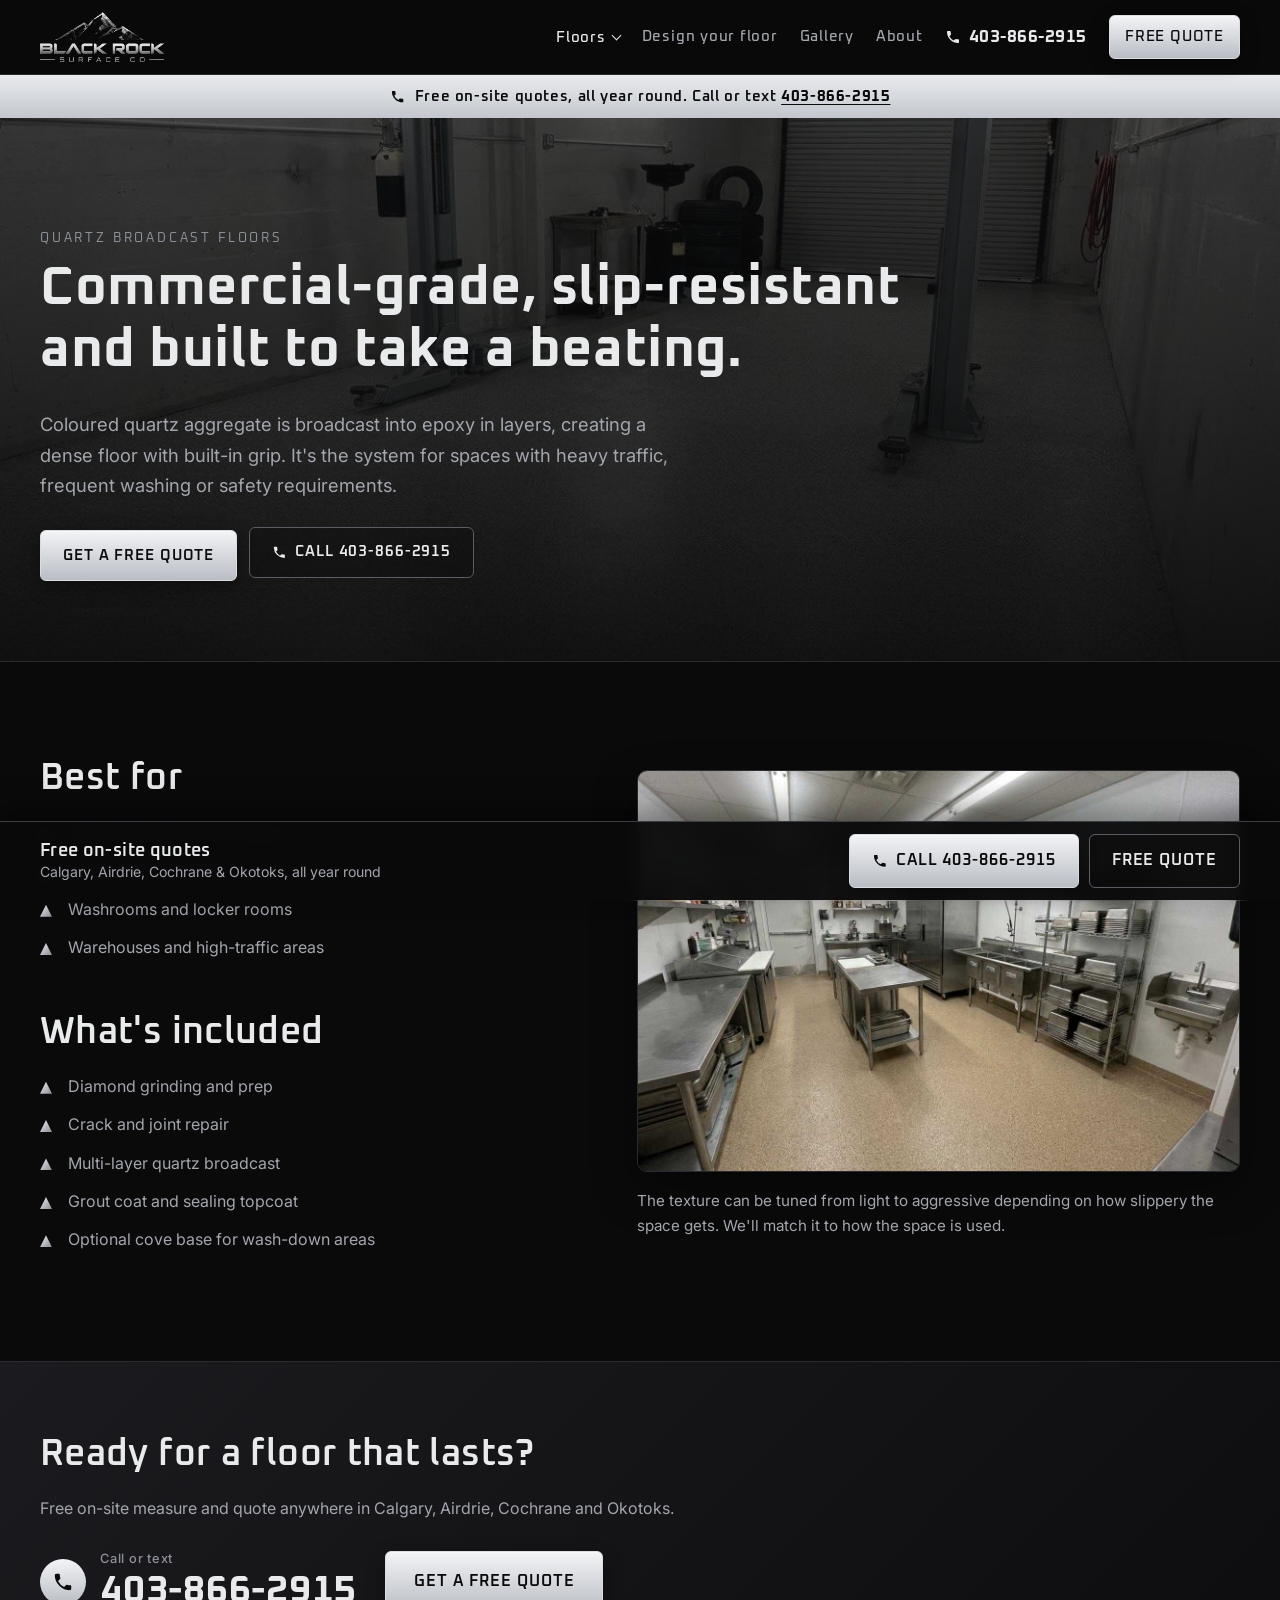
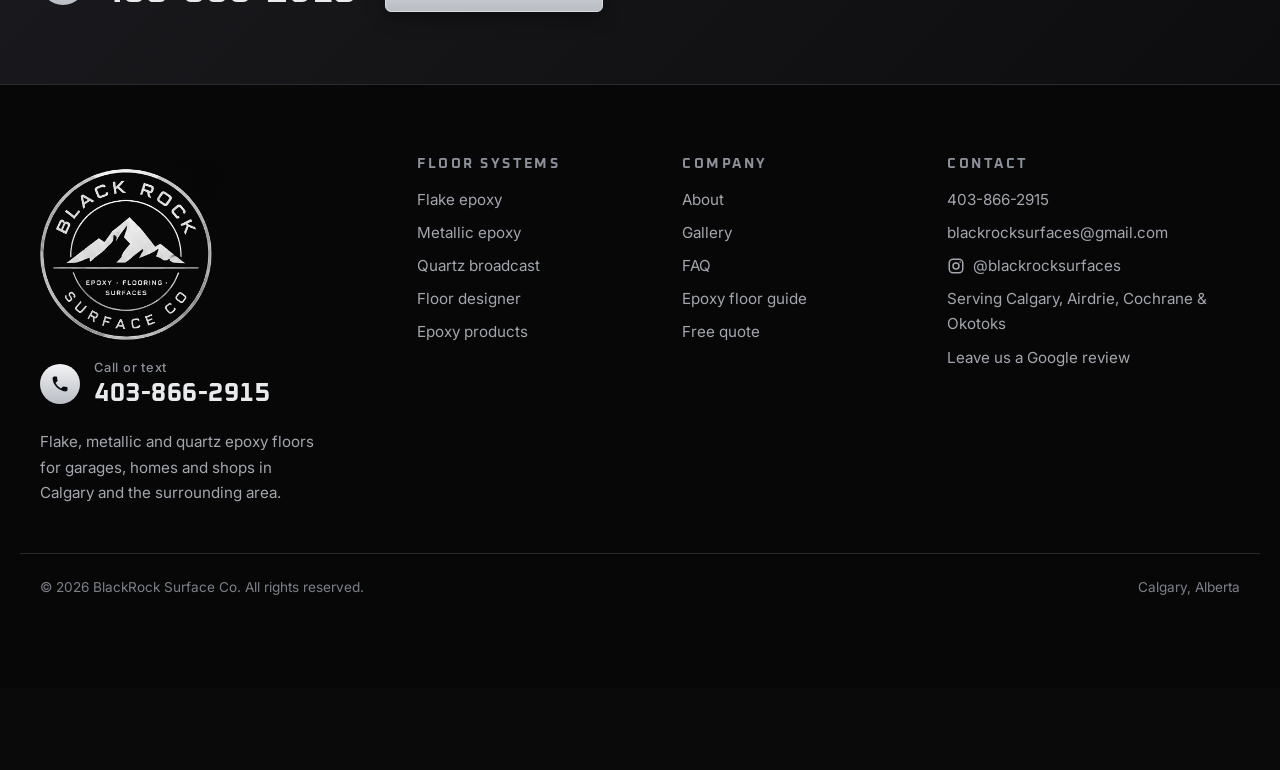
<file: quartz.html>
<!doctype html>
<html lang="en">
<head>
<meta charset="utf-8">
<meta name="viewport" content="width=device-width, initial-scale=1">
<title>Quartz Epoxy Floors in Calgary | BlackRock Surface Co.</title>
<meta name="description" content="Slip-resistant quartz broadcast epoxy floors for Calgary shops, kitchens and commercial spaces.">
<link rel="icon" type="image/png" href="img/favicon.png">
<link rel="apple-touch-icon" href="img/apple-touch-icon.png">
<meta property="og:title" content="Quartz Epoxy Floors in Calgary | BlackRock Surface Co.">
<meta property="og:description" content="Slip-resistant quartz broadcast epoxy floors for Calgary shops, kitchens and commercial spaces.">
<meta property="og:image" content="https://blackrocksurfaces-ai.github.io/blackrock-website/img/garage.jpg">
<link rel="preconnect" href="https://fonts.googleapis.com">
<link rel="preconnect" href="https://fonts.gstatic.com" crossorigin>
<link href="https://fonts.googleapis.com/css2?family=Oxanium:wght@500;600;700&family=Inter:wght@400;500;600&display=swap" rel="stylesheet">
<link rel="stylesheet" href="styles.css?v=7fdf046c">
<link rel="canonical" href="https://blackrocksurfaces-ai.github.io/blackrock-website/quartz.html">
<meta property="og:url" content="https://blackrocksurfaces-ai.github.io/blackrock-website/quartz.html">
<meta property="og:type" content="website">
<meta property="og:site_name" content="BlackRock Surface Co.">
<meta property="og:locale" content="en_CA">
<meta name="twitter:card" content="summary_large_image">
<script type="application/ld+json">{"@context":"https://schema.org","@type":"HomeAndConstructionBusiness","@id":"https://blackrocksurfaces-ai.github.io/blackrock-website/#business","name":"Blackrock Surface Co.","alternateName":"BlackRock Surface Co.","description":"Epoxy flooring contractor in Calgary, Alberta. Flake, metallic and quartz epoxy floor systems for garages, basements and commercial spaces, with diamond-ground prep and free on-site quotes. Working year-round.","url":"https://blackrocksurfaces-ai.github.io/blackrock-website/","telephone":"+1-403-866-2915","email":"blackrocksurfaces@gmail.com","logo":"https://blackrocksurfaces-ai.github.io/blackrock-website/img/logo-full.png","image":"https://blackrocksurfaces-ai.github.io/blackrock-website/img/garage.jpg","address":{"@type":"PostalAddress","addressLocality":"Calgary","addressRegion":"AB","addressCountry":"CA"},"areaServed":[{"@type":"City","name":"Calgary","containedInPlace":{"@type":"State","name":"Alberta"}},{"@type":"City","name":"Airdrie","containedInPlace":{"@type":"State","name":"Alberta"}},{"@type":"City","name":"Cochrane","containedInPlace":{"@type":"State","name":"Alberta"}},{"@type":"City","name":"Okotoks","containedInPlace":{"@type":"State","name":"Alberta"}}],"sameAs":["https://www.instagram.com/blackrocksurfaces/","https://www.google.com/maps/place/?q=place_id:ChIJURMcHKCC4WMRsTeoS94xOvo"],"knowsAbout":["Epoxy flooring","Flake epoxy garage floors","Metallic epoxy floors","Quartz broadcast floors","Concrete grinding and crack repair"],"hasOfferCatalog":{"@type":"OfferCatalog","name":"Epoxy floor systems","itemListElement":[{"@type":"Offer","itemOffered":{"@type":"Service","name":"Flake epoxy floors","url":"https://blackrocksurfaces-ai.github.io/blackrock-website/flake.html"}},{"@type":"Offer","itemOffered":{"@type":"Service","name":"Metallic epoxy floors","url":"https://blackrocksurfaces-ai.github.io/blackrock-website/metallic.html"}},{"@type":"Offer","itemOffered":{"@type":"Service","name":"Quartz broadcast epoxy floors","url":"https://blackrocksurfaces-ai.github.io/blackrock-website/quartz.html"}}]}}</script>
</head>
<body>
<header class="site-header">
  <div class="wrap header-row">
    <a class="brand" href="index.html" aria-label="BlackRock Surface Co. home"><img src="img/logo-header.png" alt="Black Rock Surface Co"></a>
    <a class="header-call" href="tel:+14038662915"><svg class="ico-phone" viewBox="0 0 24 24" aria-hidden="true" fill="currentColor"><path d="M6.6 10.8a15.1 15.1 0 0 0 6.6 6.6l2.2-2.2a1 1 0 0 1 1-.25c1.1.37 2.3.57 3.6.57a1 1 0 0 1 1 1V20a1 1 0 0 1-1 1A17 17 0 0 1 3 4a1 1 0 0 1 1-1h3.5a1 1 0 0 1 1 1c0 1.25.2 2.45.57 3.6a1 1 0 0 1-.25 1z"/></svg>403-866-2915</a>
    <button class="nav-toggle" aria-expanded="false" aria-controls="nav">Menu</button>
    <nav id="nav" class="nav"><div class="nav-group"><button class="nav-drop current" type="button" aria-expanded="false" aria-controls="floors-menu">Floors</button><div class="nav-menu" id="floors-menu"><a href="flake.html">Flake epoxy</a><a href="metallic.html">Metallic epoxy</a><a href="quartz.html" aria-current="page">Quartz broadcast</a></div></div><a href="designer.html">Design your floor</a><a href="gallery.html">Gallery</a><a href="about.html">About</a><a class="nav-phone" href="tel:+14038662915"><svg class="ico-phone" viewBox="0 0 24 24" aria-hidden="true" fill="currentColor"><path d="M6.6 10.8a15.1 15.1 0 0 0 6.6 6.6l2.2-2.2a1 1 0 0 1 1-.25c1.1.37 2.3.57 3.6.57a1 1 0 0 1 1 1V20a1 1 0 0 1-1 1A17 17 0 0 1 3 4a1 1 0 0 1 1-1h3.5a1 1 0 0 1 1 1c0 1.25.2 2.45.57 3.6a1 1 0 0 1-.25 1z"/></svg>403-866-2915</a><a class="btn btn-sm" href="contact.html">Free Quote</a></nav>
  </div>
</header>
<div class="announce"><div class="wrap"><svg class="ico-phone" viewBox="0 0 24 24" aria-hidden="true" fill="currentColor"><path d="M6.6 10.8a15.1 15.1 0 0 0 6.6 6.6l2.2-2.2a1 1 0 0 1 1-.25c1.1.37 2.3.57 3.6.57a1 1 0 0 1 1 1V20a1 1 0 0 1-1 1A17 17 0 0 1 3 4a1 1 0 0 1 1-1h3.5a1 1 0 0 1 1 1c0 1.25.2 2.45.57 3.6a1 1 0 0 1-.25 1z"/></svg><span>Free on-site quotes, all year round. Call or text <a href="tel:+14038662915">403-866-2915</a></span></div></div>
<main>

<section class="page-hero" style="--img:url(img/floors/quartz-grey.jpg)">
  <div class="wrap">
    <p class="eyebrow">Quartz broadcast floors</p>
    <h1>Commercial-grade, slip-resistant and built to take a beating.</h1>
    <p class="lead">Coloured quartz aggregate is broadcast into epoxy in layers, creating a dense floor with built-in grip. It's the system for spaces with heavy traffic, frequent washing or safety requirements.</p>
    <a class="btn" href="contact.html">Get a free quote</a>
    <a class="btn btn-ghost" href="tel:+14038662915"><svg class="ico-phone" viewBox="0 0 24 24" aria-hidden="true" fill="currentColor"><path d="M6.6 10.8a15.1 15.1 0 0 0 6.6 6.6l2.2-2.2a1 1 0 0 1 1-.25c1.1.37 2.3.57 3.6.57a1 1 0 0 1 1 1V20a1 1 0 0 1-1 1A17 17 0 0 1 3 4a1 1 0 0 1 1-1h3.5a1 1 0 0 1 1 1c0 1.25.2 2.45.57 3.6a1 1 0 0 1-.25 1z"/></svg>Call 403-866-2915</a>
  </div>
</section>
<section class="section">
  <div class="wrap split">
    <div>
      <h2>Best for</h2>
      <ul class="checks"><li>Auto shops and service bays</li><li>Commercial kitchens</li><li>Washrooms and locker rooms</li><li>Warehouses and high-traffic areas</li></ul>
      <h2 class="mt">What's included</h2>
      <ul class="checks"><li>Diamond grinding and prep</li><li>Crack and joint repair</li><li>Multi-layer quartz broadcast</li><li>Grout coat and sealing topcoat</li><li>Optional cove base for wash-down areas</li></ul>
    </div>
    <div>
      <img class="rounded" src="img/floors/quartz-tan.jpg" alt="Restaurant kitchen with a tan quartz broadcast floor and cove base" loading="lazy">
      <p class="note">The texture can be tuned from light to aggressive depending on how slippery the space gets. We'll match it to how the space is used.</p>
    </div>
  </div>
</section>

<section class="cta-band">
  <div class="wrap cta-inner">
    <div>
      <h2>Ready for a floor that lasts?</h2>
      <p>Free on-site measure and quote anywhere in Calgary, Airdrie, Cochrane and Okotoks.</p>
    </div>
    <div class="cta-call">
      <a class="big-phone" href="tel:+14038662915"><svg class="ico-phone" viewBox="0 0 24 24" aria-hidden="true" fill="currentColor"><path d="M6.6 10.8a15.1 15.1 0 0 0 6.6 6.6l2.2-2.2a1 1 0 0 1 1-.25c1.1.37 2.3.57 3.6.57a1 1 0 0 1 1 1V20a1 1 0 0 1-1 1A17 17 0 0 1 3 4a1 1 0 0 1 1-1h3.5a1 1 0 0 1 1 1c0 1.25.2 2.45.57 3.6a1 1 0 0 1-.25 1z"/></svg><span><small>Call or text</small>403-866-2915</span></a>
      <a class="btn btn-lg" href="contact.html">Get a free quote</a>
    </div>
  </div>
</section>

</main>
<footer class="site-footer">
  <div class="wrap footer-grid">
    <div class="footer-brand"><img class="footer-badge" src="img/logo-badge.png" alt="Black Rock Surface Co badge"><a class="big-phone footer-phone" href="tel:+14038662915"><svg class="ico-phone" viewBox="0 0 24 24" aria-hidden="true" fill="currentColor"><path d="M6.6 10.8a15.1 15.1 0 0 0 6.6 6.6l2.2-2.2a1 1 0 0 1 1-.25c1.1.37 2.3.57 3.6.57a1 1 0 0 1 1 1V20a1 1 0 0 1-1 1A17 17 0 0 1 3 4a1 1 0 0 1 1-1h3.5a1 1 0 0 1 1 1c0 1.25.2 2.45.57 3.6a1 1 0 0 1-.25 1z"/></svg><span><small>Call or text</small>403-866-2915</span></a><p>Flake, metallic and quartz epoxy floors for garages, homes and shops in Calgary and the surrounding area.</p></div>
    <div>
      <h4>Floor systems</h4>
      <a href="flake.html">Flake epoxy</a><a href="metallic.html">Metallic epoxy</a><a href="quartz.html">Quartz broadcast</a><a href="designer.html">Floor designer</a><a href="products.html">Epoxy products</a>
    </div>
    <div>
      <h4>Company</h4>
      <a href="about.html">About</a><a href="gallery.html">Gallery</a><a href="faq.html">FAQ</a><a href="guide.html">Epoxy floor guide</a><a href="contact.html">Free quote</a>
    </div>
    <div>
      <h4>Contact</h4>
      <a href="tel:+14038662915">403-866-2915</a><a href="mailto:blackrocksurfaces@gmail.com">blackrocksurfaces@gmail.com</a><a class="ig-link" href="https://www.instagram.com/blackrocksurfaces/" target="_blank" rel="noopener"><svg class="ig" viewBox="0 0 24 24" width="18" height="18" aria-hidden="true" fill="none" stroke="currentColor" stroke-width="2"><rect x="3" y="3" width="18" height="18" rx="5"/><circle cx="12" cy="12" r="4"/><circle cx="17.5" cy="6.5" r="1" fill="currentColor" stroke="none"/></svg>@blackrocksurfaces</a><span>Serving Calgary, Airdrie, Cochrane &amp; Okotoks</span><a href="https://g.page/r/CbE3qEveMTr6EBM/review" target="_blank" rel="noopener">Leave us a Google review</a>
    </div>
  </div>
  <div class="wrap legal"><div>&copy; <span id="yr"></span> BlackRock Surface Co. All rights reserved.</div><div>Calgary, Alberta</div></div>
</footer>
<div class="action-bar" role="region" aria-label="Call or get a free quote">
  <div class="wrap">
    <p>Free on-site quotes<span>Calgary, Airdrie, Cochrane &amp; Okotoks, all year round</span></p>
    <div class="acts"><a class="btn btn-call" href="tel:+14038662915"><svg class="ico-phone" viewBox="0 0 24 24" aria-hidden="true" fill="currentColor"><path d="M6.6 10.8a15.1 15.1 0 0 0 6.6 6.6l2.2-2.2a1 1 0 0 1 1-.25c1.1.37 2.3.57 3.6.57a1 1 0 0 1 1 1V20a1 1 0 0 1-1 1A17 17 0 0 1 3 4a1 1 0 0 1 1-1h3.5a1 1 0 0 1 1 1c0 1.25.2 2.45.57 3.6a1 1 0 0 1-.25 1z"/></svg><span class="lbl-long">Call 403-866-2915</span><span class="lbl-short">Call now</span></a><a class="btn btn-ghost btn-quote" href="contact.html">Free quote</a></div>
  </div>
</div>
<script src="site.js?v=781619b3"></script>
</body>
</html>
</file>
<file: styles.css>
:root{
  --bg:#0a0a0b; --bg2:#121214; --bg3:#18181b; --line:#2a2a2f;
  --text:#e9eaec; --muted:#a3a6ad; --steel:#cfd2d7; --steel2:#8d9199;
  --radius:10px; --wrap:1240px;
  --head:"Oxanium",system-ui,sans-serif; --body:"Inter",system-ui,sans-serif;
}
*{box-sizing:border-box}
html{scroll-behavior:smooth;scroll-padding-top:86px}
body{margin:0;background:var(--bg);color:var(--text);font:16px/1.65 var(--body);-webkit-font-smoothing:antialiased}
img{max-width:100%;display:block}
a{color:var(--steel)}
h1,h2,h3,h4{font-family:var(--head);line-height:1.15;margin:0 0 .5em;letter-spacing:.01em}
h1{font-size:clamp(2rem,4.6vw,3.4rem);font-weight:700}
h2{font-size:clamp(1.6rem,3vw,2.3rem);font-weight:600}
h3{font-size:1.25rem;font-weight:600}
p{margin:0 0 1em;text-wrap:pretty}
h1,h2,h3{text-wrap:balance}
::selection{background:#cfd2d7;color:#0a0a0b}
a:focus-visible,button:focus-visible,summary:focus-visible{outline:2px solid var(--steel);outline-offset:3px;border-radius:4px}
.wrap{max-width:var(--wrap);margin:0 auto;padding:0 20px}
.eyebrow{font-family:var(--head);text-transform:uppercase;letter-spacing:.22em;font-size:.8rem;color:var(--steel2);margin-bottom:.6em}
.lead{font-size:1.15rem;color:var(--muted);max-width:640px}
.mt{margin-top:1.4em}

/* buttons */
.btn{display:inline-block;white-space:nowrap;box-shadow:0 1px 0 rgba(255,255,255,.35) inset,0 6px 18px rgba(0,0,0,.35);font-family:var(--head);font-weight:600;letter-spacing:.06em;text-transform:uppercase;font-size:.92rem;
  padding:.85em 1.5em;border-radius:6px;text-decoration:none;color:#0a0a0b;
  background:linear-gradient(180deg,#f3f4f6,#b9bdc4);border:1px solid #d9dce0;transition:transform .15s,filter .15s}
.btn:hover{filter:brightness(1.08);transform:translateY(-1px)}
.btn-ghost{background:rgba(10,10,11,.35);color:var(--text);border:1px solid #5a5d64;box-shadow:none}
.btn-ghost:hover{border-color:var(--steel)}
.btn-sm{padding:.55em 1em;font-size:.8rem}

/* header */
.site-header{position:sticky;top:0;z-index:50;background:rgba(10,10,11,.92);backdrop-filter:blur(8px);border-bottom:1px solid var(--line)}
.header-row{display:flex;align-items:center;justify-content:space-between;height:74px}
.brand img{height:50px;width:auto}
.nav{display:flex;align-items:center;gap:22px}
.nav a{color:var(--muted);text-decoration:none;font-family:var(--head);font-weight:500;letter-spacing:.05em;font-size:.95rem}
.nav a:hover,.nav a[aria-current=page]{color:var(--text)}
.nav a.btn{color:#0a0a0b}
/* grouped "Floors" menu */
.nav-group{position:relative;display:flex;align-items:center;height:74px}
.nav-drop{display:flex;align-items:center;gap:7px;background:none;border:0;padding:0;cursor:pointer;color:var(--muted);font-family:var(--head);font-weight:500;letter-spacing:.05em;font-size:.95rem}
.nav-drop::after{content:"";width:6px;height:6px;border-right:1.5px solid currentColor;border-bottom:1.5px solid currentColor;transform:translateY(-2px) rotate(45deg)}
.nav-drop.current,.nav-group:hover .nav-drop,.nav-group:focus-within .nav-drop{color:var(--text)}
.nav-drop:focus-visible{outline:2px solid #9a9ea6;outline-offset:6px;border-radius:4px}
.nav-menu{display:none;position:absolute;top:100%;left:-18px;min-width:220px;padding:8px 0;background:#0f0f11;border:1px solid var(--line);border-top:0;border-radius:0 0 8px 8px;box-shadow:0 18px 40px rgba(0,0,0,.55)}
.nav-group:hover .nav-menu,.nav-group:focus-within .nav-menu{display:block}
.nav-menu a{display:block;padding:10px 18px;white-space:nowrap}
.nav a.nav-phone{color:var(--text);font-weight:600;white-space:nowrap}
.nav-toggle{display:none;background:none;border:1px solid #4a4d54;color:var(--text);font-family:var(--head);padding:.45em .9em;border-radius:6px;font-size:.9rem}

/* hero */
.hero{position:relative;min-height:calc(100vh - 74px);display:flex;align-items:center;
  background:linear-gradient(90deg,rgba(10,10,11,.94) 0%,rgba(10,10,11,.78) 45%,rgba(10,10,11,.35) 100%),var(--img,none) center/cover no-repeat,var(--bg);padding:70px 0}
.hero-inner{max-width:var(--wrap);width:100%}
.hero-logo{width:min(420px,80%);margin-bottom:28px}
.hero h1{max-width:720px}
.hero-actions{display:flex;gap:12px;flex-wrap:wrap;margin-top:26px}
.hero .lead{font-size:1.2rem;color:#c3c6cc}
.page-hero{padding:110px 0 80px;background:linear-gradient(180deg,rgba(10,10,11,.7),rgba(10,10,11,.95)),var(--img,none) center/cover no-repeat,var(--bg);border-bottom:1px solid var(--line)}
.page-hero.short{padding:80px 0 50px;background:radial-gradient(ellipse at top,#1d1d21,var(--bg) 70%)}
.page-hero .lead a{color:var(--text)}

/* sections */
.section{padding:96px 0}
.section.alt{background:var(--bg2);border-top:1px solid var(--line);border-bottom:1px solid var(--line)}
.cards{display:grid;grid-template-columns:repeat(3,1fr);gap:22px;margin-top:34px}
.card{background:var(--bg3);border:1px solid var(--line);border-radius:var(--radius);overflow:hidden;text-decoration:none;color:inherit;transition:border-color .2s,transform .2s;display:flex;flex-direction:column;box-shadow:0 14px 34px rgba(0,0,0,.28)}
.card:hover{border-color:#55585f;transform:translateY(-3px)}
.card img{aspect-ratio:16/10;object-fit:cover;width:100%}
.card-body{padding:24px 24px 26px;display:flex;flex-direction:column;flex:1}
.card-body .more{margin-top:auto;padding-top:6px}
.card p{color:var(--muted);font-size:.97rem}
.more{font-family:var(--head);text-transform:uppercase;letter-spacing:.12em;font-size:.8rem;color:var(--steel)}
.more::after{content:" \2192"}
.split{display:grid;grid-template-columns:1.05fr 1fr;gap:56px;align-items:center}
.rounded{border-radius:var(--radius);border:1px solid var(--line);width:100%;aspect-ratio:16/10;object-fit:cover;box-shadow:0 18px 44px rgba(0,0,0,.4)}
.checks{list-style:none;padding:0;margin:0}
.checks li{position:relative;padding-left:28px;margin-bottom:12px;color:var(--muted)}
.checks li strong{color:var(--text)}
.checks li::before{content:"";position:absolute;left:0;top:.55em;width:12px;height:12px;background:linear-gradient(135deg,#f0f1f3,#878b93);clip-path:polygon(50% 0,100% 100%,0 100%)}
.note{color:var(--muted);font-size:.95rem;margin-top:16px}
.steps{list-style:none;padding:0;margin:34px 0 0;display:grid;grid-template-columns:repeat(4,1fr);gap:22px}
.steps li{border-top:2px solid #3a3d43;padding-top:18px}
.steps span{font-family:var(--head);font-size:2rem;font-weight:700;background:linear-gradient(180deg,#f3f4f6,#7d8189);-webkit-background-clip:text;background-clip:text;color:transparent}
.steps p{color:var(--muted);font-size:.95rem}

/* CTA */
.cta-band{background:linear-gradient(135deg,#1b1b1f,#0d0d0f);border-top:1px solid var(--line);padding:64px 0}
.cta-inner{display:flex;align-items:center;justify-content:space-between;gap:30px;flex-wrap:wrap}
.cta-inner p{color:var(--muted);margin:0}
.cta-actions{display:flex;gap:12px;flex-wrap:wrap}

/* gallery */
.gallery{display:grid;grid-template-columns:repeat(2,1fr);gap:22px}
.gallery figure{box-shadow:0 14px 34px rgba(0,0,0,.28);margin:0;background:var(--bg3);border:1px solid var(--line);border-radius:var(--radius);overflow:hidden}
.gallery img{aspect-ratio:16/10;object-fit:cover;width:100%}
.gallery figcaption{padding:12px 16px;font-family:var(--head);color:var(--muted);letter-spacing:.05em}

/* about / faq */
.prose p{color:var(--muted);font-size:1.05rem}
.badge-big{width:min(380px,100%);margin:0 auto}
.faq{max-width:820px}
.faq details{border-bottom:1px solid var(--line);padding:18px 0}
.faq summary{cursor:pointer;font-family:var(--head);font-size:1.15rem;font-weight:600;list-style:none;display:flex;justify-content:space-between;gap:16px}
.faq summary::-webkit-details-marker{display:none}
.faq summary::after{content:"+";color:var(--steel2);font-size:1.4rem;line-height:1}
.faq details[open] summary::after{content:"\2212"}
.faq details p{color:var(--muted);margin:12px 0 0}

/* form */
.contact{align-items:start;grid-template-columns:1.4fr 1fr}
.form{display:grid;gap:16px}
.row2{display:grid;grid-template-columns:1fr 1fr;gap:16px}
.form label{display:grid;gap:6px;font-size:.9rem;color:var(--muted)}
.form input,.form select,.form textarea{background:var(--bg3);border:1px solid #33353b;color:var(--text);border-radius:6px;padding:12px 14px;font:inherit}
.form input:focus,.form select:focus,.form textarea:focus{outline:2px solid #9a9ea6;outline-offset:1px}
.form .invalid{border-color:#c25a5a}
.form button{justify-self:start;cursor:pointer}
.form-note{font-size:.88rem;color:var(--steel2);margin:0}
.contact-card{background:var(--bg3);border:1px solid var(--line);border-radius:var(--radius);padding:28px}
.contact-card .mono{width:110px;border-radius:8px;margin-bottom:16px}
.contact-card p{margin:.3em 0;color:var(--muted)}
.contact-card a{color:var(--text);text-decoration:none}

/* footer */
.site-footer{background:#070708;border-top:1px solid var(--line);padding:72px 0 90px}
.footer-grid{display:grid;grid-template-columns:1.5fr 1fr 1fr 1.3fr;gap:40px}
.footer-badge{width:200px}
.footer-brand p{color:var(--muted);font-size:.95rem;max-width:280px;margin:18px 0 0}
.site-footer h4{font-size:.85rem;text-transform:uppercase;letter-spacing:.18em;color:var(--steel2);margin-bottom:14px}
.site-footer a,.site-footer span{display:block;color:var(--muted);text-decoration:none;margin-bottom:8px;font-size:.95rem;word-break:break-word}
.site-footer a:hover{color:var(--text)}
.legal{margin-top:48px;padding-top:22px;border-top:1px solid var(--line);color:#7d8088;font-size:.85rem;display:flex;justify-content:space-between;gap:8px 24px;flex-wrap:wrap}
.call-fab{display:none}

@media (max-width:960px){
  .cards{grid-template-columns:1fr 1fr}
  .steps{grid-template-columns:1fr 1fr}
  .footer-grid{grid-template-columns:1fr 1fr}
}
@media (max-width:960px){
  .nav-toggle{display:block}
  .nav{position:absolute;top:74px;left:0;right:0;background:#0b0b0c;border-bottom:1px solid var(--line);flex-direction:column;align-items:stretch;gap:0;padding:8px 20px 18px;display:none}
  .nav.open{display:flex}
  .nav a{padding:12px 0;border-bottom:1px solid #1d1d21}
  .nav a.btn{margin-top:12px;text-align:center;border-bottom:none}
  .nav-group{display:block;height:auto;padding:14px 0 6px;border-bottom:1px solid #1d1d21}
  .nav-drop{pointer-events:none;text-transform:uppercase;font-size:.75rem;letter-spacing:.18em;color:var(--steel2)}
  .nav-drop::after{display:none}
  .nav-menu,.nav-group:hover .nav-menu{display:block;position:static;min-width:0;padding:4px 0 0;background:none;border:0;border-radius:0;box-shadow:none}
  .nav .nav-menu a{padding:10px 0 10px 14px;border-bottom:0}
  .nav a.nav-phone{color:var(--text)}
}
@media (max-width:860px){
  .split,.contact{grid-template-columns:1fr;gap:34px}
}
@media (max-width:640px){
  .wrap{padding:0 16px}
  .brand img{height:40px}
  .cards,.gallery,.steps,.row2{grid-template-columns:1fr}
  .section{padding:64px 0}
  .hero{min-height:auto;padding:56px 0 64px;background:linear-gradient(180deg,rgba(10,10,11,.88),rgba(10,10,11,.75)),var(--img,none) center/cover no-repeat,var(--bg)}
  .page-hero{padding:72px 0 56px}
  .footer-grid{grid-template-columns:1fr}
  .call-fab{display:block;position:fixed;left:16px;right:16px;bottom:14px;z-index:60;text-align:center;font-family:var(--head);font-weight:600;letter-spacing:.06em;text-transform:uppercase;
    padding:14px;border-radius:8px;color:#0a0a0b;text-decoration:none;background:linear-gradient(180deg,#f3f4f6,#b9bdc4);box-shadow:0 8px 24px rgba(0,0,0,.5)}
}
.legal span{display:inline;margin:0;font-size:inherit;color:inherit}
.legal div{flex:none}
.form-done{background:var(--bg3);border:1px solid var(--line);border-radius:var(--radius);padding:28px}
.form-done p{color:var(--muted);margin:0}
.form-done a,.form-note a{color:var(--text)}
.form button:disabled{opacity:.6;cursor:wait}
.ig-link{display:inline-flex !important;align-items:center;gap:8px}
.ig{flex:none}
/* reviews carousel */
#reviews{text-align:center}
.reviews-head{display:flex;flex-direction:column;align-items:center;gap:10px}
.reviews-head .eyebrow{margin:0}
.rating{text-decoration:none;color:var(--muted);font-family:var(--head);font-weight:500;letter-spacing:.04em;font-size:.95rem}
.rating:hover{color:var(--text)}
.stars{color:#f5c542;letter-spacing:.18em}
.carousel{position:relative;max-width:880px;margin:36px auto 0;display:flex;align-items:center;gap:18px}
.track{flex:1;display:flex;overflow-x:auto;scroll-snap-type:x mandatory;scroll-behavior:smooth;scrollbar-width:none;outline:none}
.track::-webkit-scrollbar{display:none}
.track:focus-visible{outline:2px solid #9a9ea6;outline-offset:6px;border-radius:6px}
.slide{flex:0 0 100%;scroll-snap-align:center;margin:0;padding:8px 24px;box-sizing:border-box;display:flex;flex-direction:column;align-items:center;gap:22px}
.slide .stars{font-size:1.05rem}
.slide blockquote{margin:0;font-family:var(--head);font-weight:500;font-size:clamp(1.2rem,2.3vw,1.6rem);line-height:1.45;color:var(--text);max-width:720px;text-wrap:balance}
.slide figcaption{font-family:var(--head);font-weight:600;letter-spacing:.08em;text-transform:uppercase;font-size:.9rem;color:var(--text);display:flex;flex-direction:column;gap:4px}
.slide figcaption span{text-transform:none;letter-spacing:.02em;font-weight:400;font-family:var(--body);color:var(--steel2);font-size:.85rem}
.car-btn{flex:none;width:48px;height:48px;border-radius:50%;border:1px solid #3a3d43;background:transparent;color:var(--text);display:grid;place-items:center;cursor:pointer;transition:border-color .2s,background .2s}
.car-btn:hover{border-color:var(--steel);background:#1c1c20}
.dots{display:flex;justify-content:center;gap:10px;margin-top:30px}
.dot{width:8px;height:8px;padding:0;border-radius:50%;border:0;background:#45484f;cursor:pointer;transition:width .25s,background .25s}
.dot[aria-current="true"]{width:26px;border-radius:4px;background:var(--steel)}
@media (max-width:640px){
  .car-btn{display:none}
  .slide{padding:4px 2px}
  .dot{width:10px;height:10px}
  .dot[aria-current="true"]{width:28px}
}
/* year-round banner */
.announce{background:linear-gradient(180deg,#e9ebee,#c3c7cd);color:#0b0b0c;font-family:var(--head);font-weight:600;letter-spacing:.04em;font-size:.95rem}
.announce .wrap{display:flex;align-items:center;justify-content:center;gap:10px;padding-top:9px;padding-bottom:9px;text-align:center}
.announce svg{flex:none}
@media (max-width:640px){.announce{font-size:.78rem;letter-spacing:.01em}.announce .wrap{gap:7px}}
/* epoxy products guide */
.tier-key{display:flex;flex-wrap:wrap;gap:12px 28px;margin-top:22px;color:var(--muted);font-size:.95rem}
.tier-key>div{display:flex;align-items:center;gap:10px}
.tier{display:inline-grid;justify-items:end;gap:4px;text-align:right}
.tier>span{font-family:var(--head);font-weight:600;font-size:.72rem;letter-spacing:.16em;text-transform:uppercase;padding:.45em .85em;border-radius:4px;border:1px solid #5a5d64;color:var(--text);white-space:nowrap}
.tier small{font-size:.78rem;color:var(--steel2)}
.tier-premium>span{background:linear-gradient(180deg,#f3f4f6,#b9bdc4);border-color:#d9dce0;color:#0a0a0b}
.tier-premier>span{background:#000;color:var(--text);border-color:var(--steel);box-shadow:inset 0 0 0 2px #000,inset 0 0 0 3px var(--steel2)}
.guide h2{margin-bottom:22px}
.table-scroll{overflow-x:auto;border:1px solid var(--line);border-radius:var(--radius);background:var(--bg3)}
.guide table{border-collapse:collapse;width:100%;min-width:560px}
.guide th,.guide td{text-align:left;padding:13px 18px;border-bottom:1px solid var(--line);vertical-align:top}
.guide th{font-family:var(--head);font-weight:500;font-size:.75rem;letter-spacing:.16em;text-transform:uppercase;color:var(--steel2);background:var(--bg2)}
.guide tr:last-child td{border-bottom:0}
.guide td:first-child{color:var(--muted);width:46%}
.guide td a{color:var(--text);font-weight:600;text-decoration:none;border-bottom:1px solid #5a5d64}
.guide td a:hover{border-color:var(--steel)}
.filters{display:flex;flex-wrap:wrap;align-items:center;gap:8px;margin-bottom:12px}
.filters .label{font-family:var(--head);text-transform:uppercase;letter-spacing:.18em;font-size:.72rem;color:var(--steel2);width:46px}
.filters button{font-family:var(--head);font-weight:500;letter-spacing:.04em;font-size:.88rem;color:var(--muted);background:transparent;border:1px solid #3a3d43;border-radius:999px;padding:.5em 1em;cursor:pointer;transition:border-color .2s,color .2s}
.filters button:hover{border-color:var(--steel);color:var(--text)}
.filters button[aria-pressed="true"]{background:linear-gradient(180deg,#f3f4f6,#b9bdc4);border-color:#d9dce0;color:#0a0a0b}
.filters .count{margin-left:auto;font-size:.85rem;color:var(--steel2)}
.sheets{display:grid;grid-template-columns:repeat(2,minmax(0,1fr));gap:22px;margin-top:26px}
.sheet{background:var(--bg3);border:1px solid var(--line);border-radius:var(--radius);overflow:hidden;display:grid;align-content:start;gap:16px;padding:0 24px 24px;min-width:0}
.sheet[hidden]{display:none}
.shot{margin:0 -24px;aspect-ratio:16/10;background:#fff;position:relative}
.shot img{position:absolute;inset:0;width:100%;height:100%;object-fit:contain;padding:18px}
.shot.small img{inset:auto;left:50%;top:50%;width:min(240px,70%);height:auto;padding:0;transform:translate(-50%,-50%)}
.sheet-head{display:flex;justify-content:space-between;align-items:flex-start;gap:14px;flex-wrap:wrap}
.sheet .brand{font-family:var(--head);text-transform:uppercase;letter-spacing:.18em;font-size:.72rem;color:var(--steel2)}
.sheet h3{font-size:1.35rem;margin:.3em 0 0}
.sheet .summary{color:var(--muted);margin:0}
.specs{display:flex;flex-wrap:wrap;gap:6px}
.specs span{font-size:.8rem;color:var(--steel);border:1px solid #33353b;border-radius:4px;padding:.3em .6em}
.pc{display:grid;grid-template-columns:1fr 1fr;gap:18px}
.pc h4{font-size:.75rem;text-transform:uppercase;letter-spacing:.18em;color:var(--text);margin:0 0 10px}
.pc ul{list-style:none;margin:0;padding:0;display:grid;gap:7px;font-size:.93rem;color:var(--muted)}
.pc li{position:relative;padding-left:18px}
.pros li::before{content:"+";position:absolute;left:0;color:var(--text);font-weight:600}
.cons li::before{content:"\2212";position:absolute;left:0;color:var(--steel2);font-weight:600}
.best{border:1px solid #3a3d43;border-radius:6px;padding:12px 14px;font-size:.93rem;color:var(--muted)}
.best b{display:block;font-family:var(--head);font-size:.72rem;letter-spacing:.18em;text-transform:uppercase;color:var(--text);margin-bottom:4px;font-weight:600}
@media (max-width:860px){.sheets{grid-template-columns:1fr}}
@media (max-width:520px){.pc{grid-template-columns:1fr}.filters .label{width:100%}}

/* facts band under the home hero */
.facts{background:var(--bg2);border-bottom:1px solid var(--line)}
.facts ul{list-style:none;margin:0;padding:0;display:grid;grid-template-columns:repeat(4,1fr)}
.facts li{padding:24px 26px;border-left:1px solid var(--line)}
.facts li:first-child{border-left:0;padding-left:0}
.facts strong{display:block;font-family:var(--head);font-weight:600;font-size:1.05rem;letter-spacing:.02em;color:var(--text)}
.facts span{display:block;color:var(--muted);font-size:.9rem;margin-top:2px}
.facts .stars{display:inline;font-size:.9rem;margin:0 8px 0 0;color:#f5c542}
@media (max-width:860px){
  .facts ul{grid-template-columns:1fr 1fr}
  .facts li{padding:18px 16px;border-left:0;border-top:1px solid var(--line)}
  .facts li:nth-child(-n+2){border-top:0}
  .facts li:nth-child(odd){padding-left:0}
  .facts li:nth-child(even){border-left:1px solid var(--line)}
}

/* one-page home: everything in a single scroll */
.floor-rows{margin-top:10px}
.floor-row{display:grid;grid-template-columns:1.05fr 1fr;gap:56px;align-items:center;padding:52px 0;border-top:1px solid var(--line)}
.floor-row:first-child{border-top:0;padding-top:34px}
.floor-row:last-child{padding-bottom:0}
.floor-row.flip .floor-media{order:2}
.floor-row h3{font-size:clamp(1.5rem,2.4vw,1.9rem)}
.floor-lead{color:var(--muted);font-size:1.05rem;max-width:56ch}
.checks.cols{display:grid;grid-template-columns:1fr 1fr;gap:0 18px;margin-top:6px}
.link-row{display:flex;gap:12px;flex-wrap:wrap;margin-top:24px}
.gallery.three{grid-template-columns:repeat(3,1fr)}
.faq-split{display:grid;grid-template-columns:1fr 1.7fr;gap:56px;align-items:start}
.faq-split .faq{max-width:none}
.faq-split .faq details:first-child{padding-top:0}
#about .badge-big{width:min(300px,100%)}
.site-header .scroll-progress{position:absolute;left:0;right:0;bottom:-1px;height:2px;transform-origin:0 50%;transform:scaleX(0);background:linear-gradient(90deg,#7d8189,#f3f4f6);pointer-events:none}
html.reveal-on [data-reveal]{opacity:0;transform:translateY(20px);transition:opacity .7s ease,transform .7s ease}
html.reveal-on [data-reveal].in{opacity:1;transform:none}
@media (prefers-reduced-motion:reduce){html.reveal-on [data-reveal]{opacity:1;transform:none;transition:none}}
@media (max-width:960px){.gallery.three{grid-template-columns:1fr 1fr}}
@media (max-width:860px){
  .floor-row{grid-template-columns:1fr;gap:26px;padding:40px 0}
  .floor-row.flip .floor-media{order:0}
  .faq-split{grid-template-columns:1fr;gap:20px}
}
@media (max-width:640px){.gallery.three{grid-template-columns:1fr}.checks.cols{grid-template-columns:1fr}}

/* ---------- calls and quotes everywhere ---------- */
.ico-phone{width:1em;height:1em;flex:none}
.btn{display:inline-flex;align-items:center;justify-content:center;gap:8px}
.btn-lg{font-size:1.02rem;padding:1em 1.7em}
.btn-dark{background:#0a0a0b;color:#f3f4f6;border-color:#0a0a0b;box-shadow:0 8px 20px rgba(0,0,0,.25)}
.btn-dark:hover{filter:none;background:#1c1c20}
.nav a.nav-phone{display:inline-flex;align-items:center;gap:8px;font-size:1.08rem;font-weight:700;letter-spacing:.03em}
.nav a.nav-phone .ico-phone{width:16px;height:16px}
/* the big tap-to-call number */
.big-phone{display:inline-flex;align-items:center;gap:14px;text-decoration:none;color:var(--text);line-height:1}
.big-phone .ico-phone{width:46px;height:46px;padding:12px;border-radius:50%;background:linear-gradient(180deg,#f3f4f6,#b9bdc4);color:#0a0a0b}
.big-phone span{display:flex;flex-direction:column;gap:6px;font-family:var(--head);font-weight:700;font-size:clamp(1.7rem,3.4vw,2.4rem);letter-spacing:.02em}
.big-phone small{font-family:var(--body);font-weight:500;font-size:.8rem;letter-spacing:.06em;color:var(--steel2)}
.big-phone:hover span{color:#fff}
.big-phone.on-light{color:#0a0a0b}
.big-phone.on-light .ico-phone{background:#0a0a0b;color:#f3f4f6}
.big-phone.on-light small{color:#45484f}
.hero-actions{align-items:center;gap:20px 28px}
.page-hero .big-phone,#get-quote .big-phone{margin:6px 0 18px}
/* announcement bar */
.announce a{color:#0a0a0b;font-weight:700;text-decoration:underline;text-underline-offset:3px;white-space:nowrap}
/* closing banner */
.cta-band{padding:72px 0}
.cta-call{display:flex;align-items:center;gap:20px 28px;flex-wrap:wrap}
/* silver quote strips between home sections */
.quote-strip{background:linear-gradient(180deg,#eceef1,#c3c7cd);color:#0a0a0b;padding:40px 0}
.quote-strip .wrap{display:flex;align-items:center;justify-content:space-between;gap:22px 40px;flex-wrap:wrap}
.quote-strip h2{margin:0 0 6px;font-size:clamp(1.4rem,2.6vw,1.9rem)}
.quote-strip p{margin:0;color:#3a3d43}
.strip-acts{display:flex;align-items:center;gap:20px 28px;flex-wrap:wrap}
/* footer number */
.site-footer a.big-phone.footer-phone{display:inline-flex;margin:22px 0 0;color:var(--text)}
.site-footer a.big-phone.footer-phone span{font-size:1.6rem}
.site-footer a.big-phone.footer-phone .ico-phone{width:40px;height:40px;padding:10px}
/* sticky call / quote bar on every page */
body{padding-bottom:82px}
.action-bar{position:fixed;left:0;right:0;bottom:0;z-index:70;background:rgba(10,10,11,.96);backdrop-filter:blur(8px);border-top:1px solid #3a3d43;box-shadow:0 -12px 30px rgba(0,0,0,.45)}
.action-bar .wrap{display:flex;align-items:center;justify-content:space-between;gap:16px;padding-top:12px;padding-bottom:12px}
.action-bar p{margin:0;font-family:var(--head);font-weight:600;font-size:1.1rem;letter-spacing:.02em;color:var(--text);line-height:1.3}
.action-bar p span{display:block;font-family:var(--body);font-weight:400;font-size:.88rem;letter-spacing:0;color:var(--muted)}
.action-bar .acts{display:flex;gap:10px}
.action-bar .btn{padding:.85em 1.4em;font-size:.98rem}
.btn-call .lbl-short{display:none}
@media (max-width:640px){
  body{padding-bottom:74px}
  .action-bar .wrap{padding-top:10px;padding-bottom:10px}
  .action-bar p{display:none}
  .action-bar .acts{flex:1}
  .action-bar .btn{flex:1;padding:.95em .6em;font-size:.95rem}
  .btn-call .lbl-long{display:none}
  .btn-call .lbl-short{display:inline}
  .hero-actions{gap:18px}
  .big-phone .ico-phone{width:40px;height:40px;padding:10px}
}

/* hero: keep the quote button and number above the fold */
.hero{min-height:0;padding:48px 0 60px}
.hero-logo{width:min(280px,64%);margin-bottom:22px}
.hero h1{max-width:900px}
.hero-actions{margin-top:22px}
/* footer number colours */
.site-footer a.footer-phone span{display:flex;margin:0;color:var(--text);font-size:1.6rem}
.site-footer a.footer-phone small{color:var(--steel2)}
/* number in the header bar on phones and tablets */
.header-call{display:none}
@media (max-width:960px){
  .header-row{gap:12px}
  .header-call{display:inline-flex;align-items:center;gap:7px;margin-left:auto;color:var(--text);text-decoration:none;font-family:var(--head);font-weight:700;font-size:1.02rem;letter-spacing:.02em;white-space:nowrap}
  .header-call .ico-phone{width:15px;height:15px}
}
@media (max-width:640px){
  .hero{padding:40px 0 52px}
  .hero-logo{width:min(230px,62%)}
}
@media (max-width:360px){.header-call{font-size:.9rem}}

.page-hero .btn{margin:8px 8px 0 0}

/* larger photos */
.card img,.rounded,.gallery img{aspect-ratio:3/2}
.floor-row{grid-template-columns:1.2fr 1fr;gap:48px}
.floor-row.flip{grid-template-columns:1fr 1.2fr}
.split:has(> img.rounded),.split:has(> a > img.rounded),.split:has(> div > img.rounded){grid-template-columns:1fr 1.1fr;gap:48px}
.gallery.three{gap:18px}
@media (max-width:860px){
  .floor-row,.floor-row.flip{grid-template-columns:1fr}
  .split:has(> img.rounded),.split:has(> a > img.rounded),.split:has(> div > img.rounded){grid-template-columns:1fr}
}
/* text-us-photos card beside the quote form */
.quote-side{display:flex;flex-direction:column;gap:20px;min-width:0}
.photo-card{background:var(--bg3);border:1px solid #5a5d64;border-radius:var(--radius);padding:24px 26px;display:flex;flex-direction:column;gap:10px}
.photo-head{display:flex;align-items:center;gap:12px}
.photo-head h3{margin:0;font-size:1.2rem}
.photo-card .cam{flex:none;color:var(--steel)}
.photo-card p{margin:0;color:var(--muted)}
.photo-actions{display:flex;flex-wrap:wrap;gap:10px;margin-top:6px}
.photo-card .photo-num strong{color:var(--text);font-family:var(--head);letter-spacing:.03em}
.photo-card .photo-addr{overflow-wrap:anywhere}
.photo-card .photo-alt{font-size:.88rem}
.photo-card .photo-alt a{color:var(--text);overflow-wrap:anywhere}
@media (max-width:640px){.photo-actions .btn{flex:1 1 140px;text-align:center}}
.photo-card .photo-msg{background:rgba(255,255,255,.06);border:1px solid var(--line);border-radius:8px;padding:10px 12px;font-size:.92rem;color:var(--text)}
.photo-card .photo-msg a{color:var(--text);overflow-wrap:anywhere}
.reviews-head .review-cta{color:var(--muted);font-size:.9rem;text-decoration:underline;text-underline-offset:3px}
.reviews-head .review-cta:hover{color:var(--text)}
/* epoxy floor guide */
.prose-guide>*{max-width:820px}
.prose-guide h2{font-size:1.45rem;margin:46px 0 14px}
.prose-guide h2:first-child{margin-top:0}
.prose-guide p{color:var(--muted);font-size:1.05rem;line-height:1.7;margin:0 0 14px}
.prose-guide p a{color:var(--text);text-decoration:underline;text-underline-offset:3px}
.prose-guide .table-scroll{margin:6px 0 16px}
.guide .prose-guide td:first-child{width:auto;white-space:nowrap}
/* about: at a glance */
.glance{margin:34px 0 0;background:var(--bg3);border:1px solid var(--line);border-radius:var(--radius);padding:22px 24px}
.glance h2{font-size:.8rem;letter-spacing:.18em;text-transform:uppercase;color:var(--steel2);margin:0 0 12px}
.glance dl{display:grid;grid-template-columns:max-content minmax(0,1fr);gap:10px 22px;margin:0}
.glance dt{color:var(--steel2);font-family:var(--head);font-weight:500}
.glance dd{margin:0;color:var(--text);overflow-wrap:anywhere}
@media (max-width:520px){.glance dl{grid-template-columns:1fr;gap:2px}.glance dd{margin-bottom:10px}}
</file>
